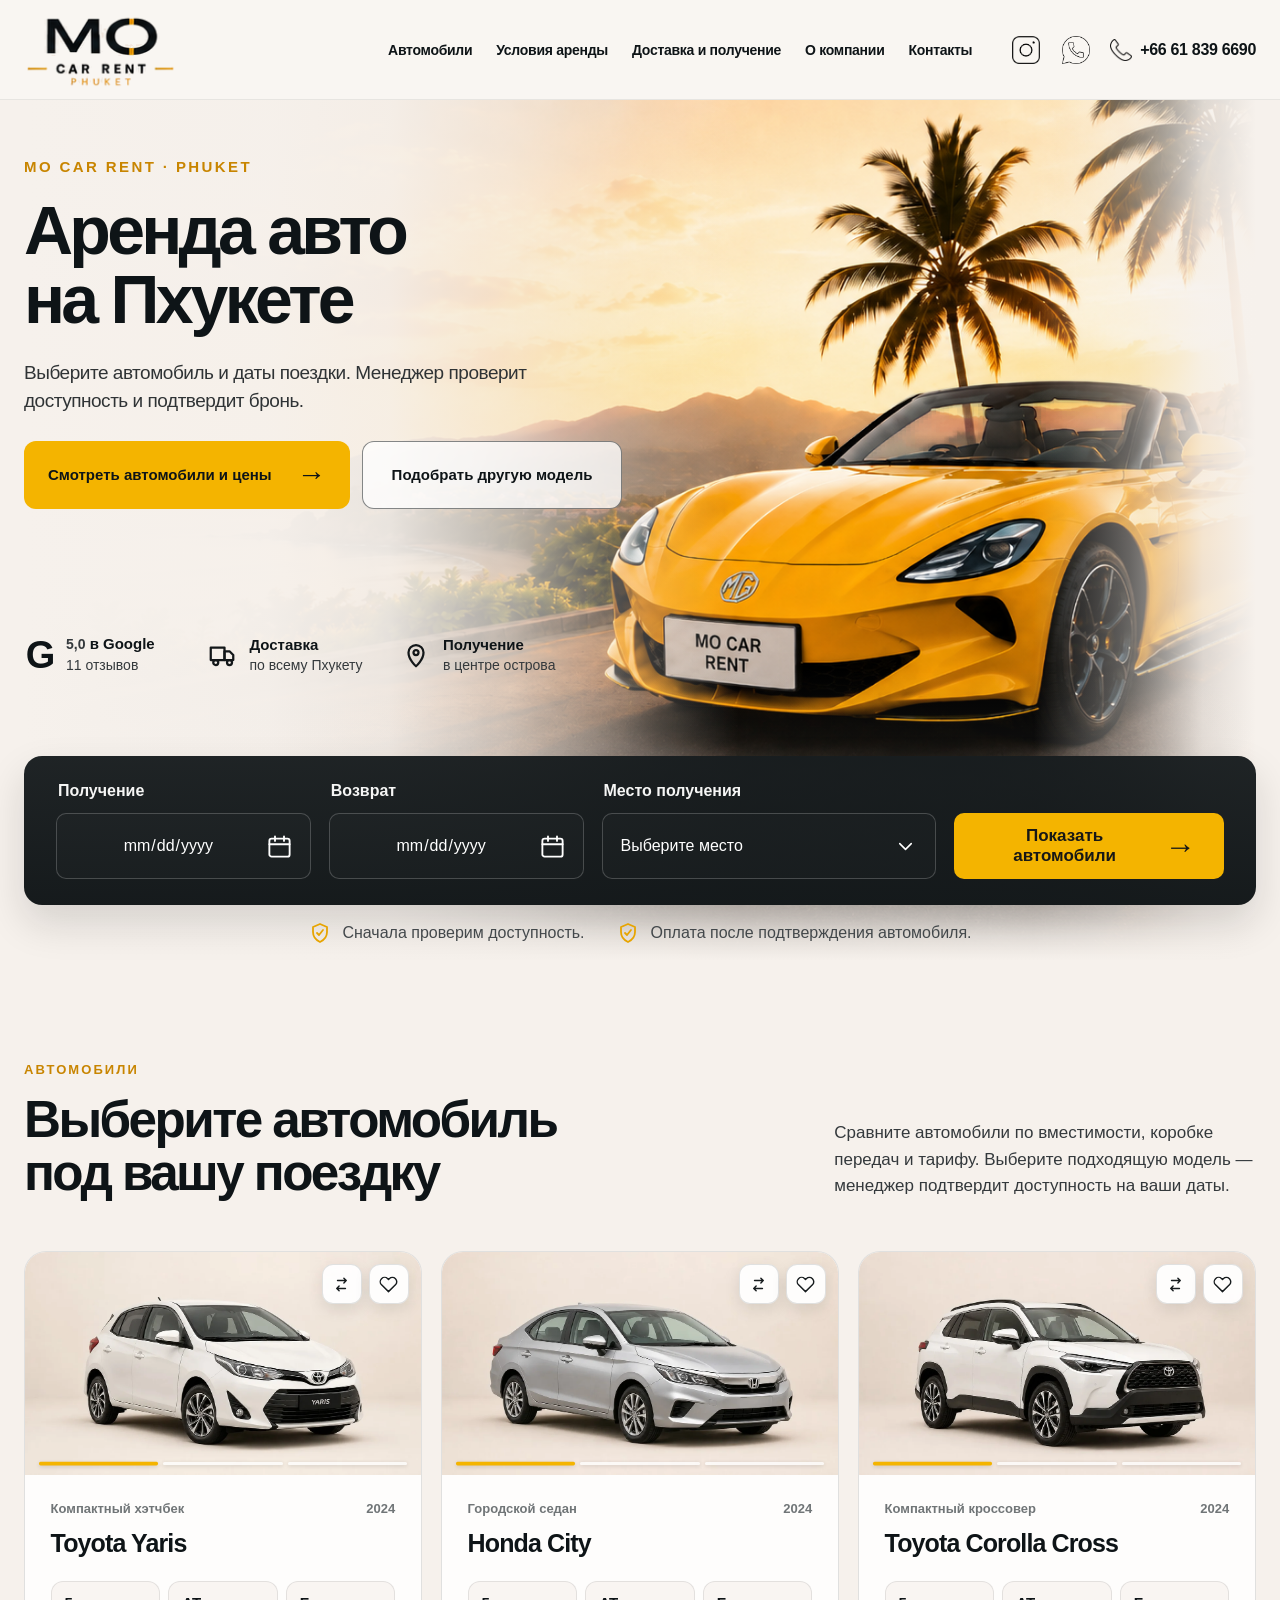
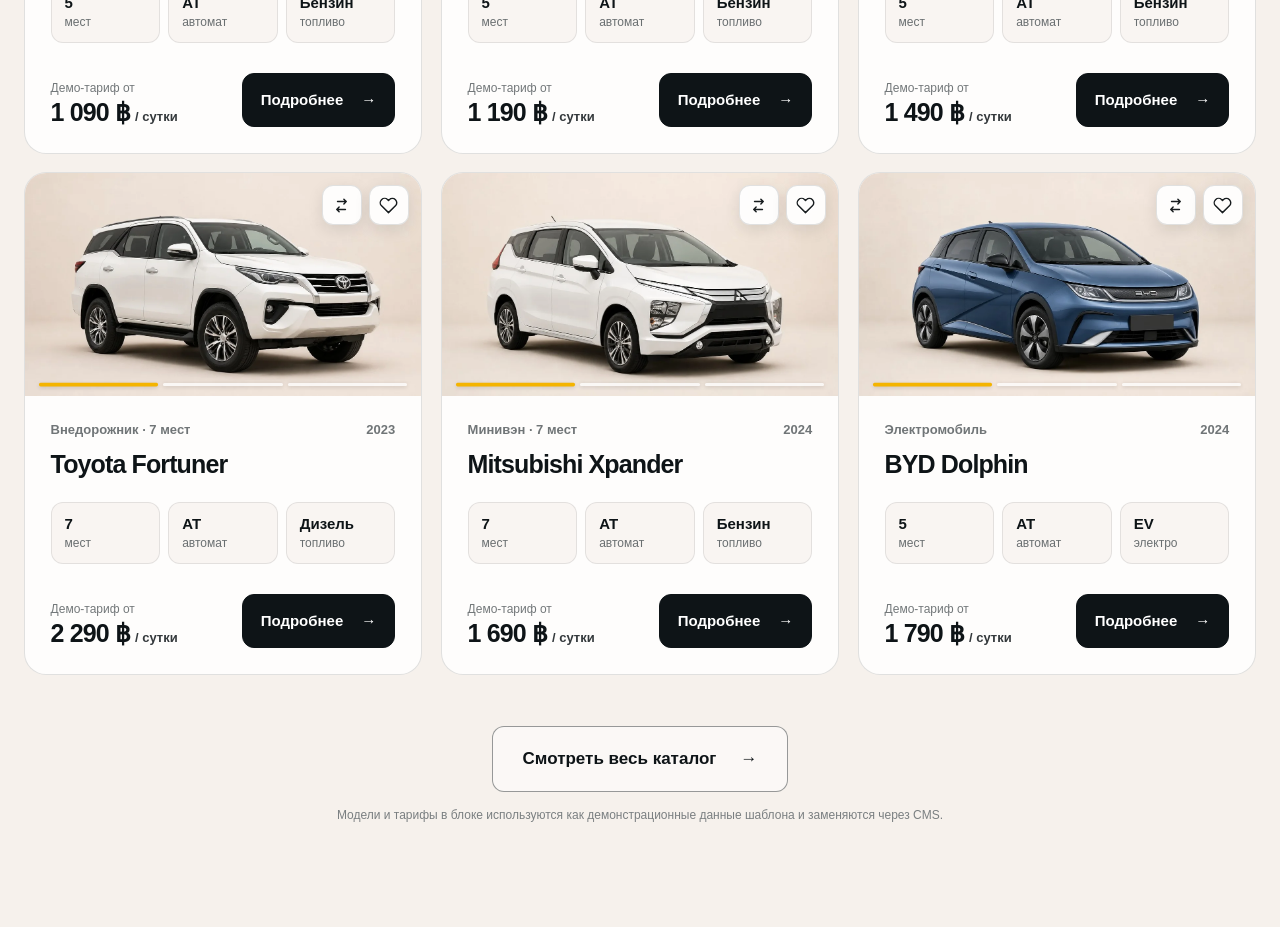
<file: index.html>
<!DOCTYPE html>

<html lang="ru">
<head>
<meta charset="utf-8"/>
<meta content="width=device-width, initial-scale=1" name="viewport"/>
<title>MO Car Rent Phuket - Hero concept</title>
<meta content="Концепт hero-блока MO Car Rent Phuket." name="description"/>
<link href="assets/style.css" rel="stylesheet"/>
<link href="assets/catalog.css" rel="stylesheet"/>
<script defer="" src="assets/main.js"></script>
</head>
<body>
<a class="skip-link" href="#main-content">Перейти к содержимому</a>
<header class="site-header">
<div class="container site-header__container">
<div class="site-header__inner">
<a aria-label="MO Car Rent Phuket - перейти к началу страницы" class="brand" href="#hero">
<img alt="MO Car Rent Phuket" decoding="async" height="72" src="assets/logo.png" width="164"/>
</a>
<nav aria-label="Основная навигация" class="main-nav" data-main-nav="" id="main-navigation">
<ul class="main-nav__list">
<li><a class="main-nav__link" href="#cars">Автомобили</a></li>
<li><a class="main-nav__link" href="#terms">Условия аренды</a></li>
<li><a class="main-nav__link" href="#delivery">Доставка и получение</a></li>
<li><a class="main-nav__link" href="#about">О компании</a></li>
<li><a class="main-nav__link" href="#contacts">Контакты</a></li>
</ul>
</nav>
<ul aria-label="Контакты и социальные сети" class="header-contacts">
<li>
<a aria-label="MO Car Rent Phuket в Instagram" class="header-contacts__icon" href="https://www.instagram.com/mocarrent_phuket" rel="noopener" target="_blank">
<img alt="" aria-hidden="true" height="28" src="assets/icon-instagram.png" width="28"/>
</a>
</li>
<li>
<a aria-label="Написать MO Car Rent Phuket в WhatsApp" class="header-contacts__icon" href="https://wa.me/66618396690" rel="noopener" target="_blank">
<img alt="" aria-hidden="true" height="30" src="assets/icon-whatsapp.png" width="30"/>
</a>
</li>
<li>
<a aria-label="Позвонить MO Car Rent Phuket: +66 61 839 6690" class="header-contacts__phone" href="tel:+66618396690">
<img alt="" aria-hidden="true" height="22" src="assets/icon-phone.png" width="22"/>
<span>+66 61 839 6690</span>
</a>
</li>
</ul>
<button aria-controls="main-navigation" aria-expanded="false" aria-label="Открыть меню" class="menu-toggle" data-menu-toggle="" type="button">
<span aria-hidden="true" class="menu-toggle__line"></span>
<span aria-hidden="true" class="menu-toggle__line"></span>
<span aria-hidden="true" class="menu-toggle__line"></span>
</button>
</div>
</div>
</header>
<main class="main" id="main-content">
<section aria-labelledby="hero-title" class="hero" id="hero">
<div class="container hero__container">
<div aria-hidden="true" class="hero__media">
<picture class="hero__scene">
<source media="(max-width: 700px)" srcset="assets/hero-scene-mobile.jpg"/>
<img alt="" decoding="async" fetchpriority="high" height="941" src="assets/hero-scene-desktop.png" width="1672"/>
</picture>
<img alt="" class="hero__car" decoding="async" height="941" src="assets/hero-car.png" width="1672"/>
<span class="hero__wash hero__wash--left"></span>
<span class="hero__wash hero__wash--right"></span>
<span class="hero__wash hero__wash--bottom"></span>
</div>
<div class="hero__layout">
<div class="hero__content">
<p class="hero__identity">MO CAR RENT · PHUKET</p>
<h1 class="hero__title" id="hero-title">Аренда авто на Пхукете</h1>
<p class="hero__lead">Выберите автомобиль и даты поездки. Менеджер проверит доступность и подтвердит бронь.</p>
<figure aria-hidden="true" class="hero__mobile-visual">
<img alt="" decoding="async" height="402" loading="eager" src="assets/hero-bg-mob.png" width="811"/>
</figure>
<div class="hero__actions">
<a class="button button--primary" href="#booking">
<span>Смотреть автомобили и цены</span>
<span aria-hidden="true" class="button__arrow">→</span>
</a>
<a class="button button--secondary" href="#booking">
<span>Подобрать другую модель</span>
</a>
</div>
<ul aria-label="Информация о сервисе" class="hero__proof">
<li class="hero__proof-item" data-google-rating="">
<span aria-hidden="true" class="hero__proof-icon hero__proof-icon--google">G</span>
<span class="hero__proof-copy">
<strong><span data-google-rating-value="">5,0</span> в Google</strong>
<span><span data-google-rating-count="">11</span> отзывов</span>
</span>
</li>
<li class="hero__proof-item">
<svg aria-hidden="true" class="hero__proof-icon" focusable="false" viewbox="0 0 24 24">
<path d="M3 6h11v10H3z"></path>
<path d="M14 9h4l3 3v4h-7z"></path>
<circle cx="7" cy="18" r="2"></circle>
<circle cx="18" cy="18" r="2"></circle>
</svg>
<span class="hero__proof-copy">
<strong>Доставка</strong>
<span>по всему Пхукету</span>
</span>
</li>
<li class="hero__proof-item">
<svg aria-hidden="true" class="hero__proof-icon" focusable="false" viewbox="0 0 24 24">
<path d="M12 21s6-5.2 6-11a6 6 0 1 0-12 0c0 5.8 6 11 6 11Z"></path>
<circle cx="12" cy="10" r="2"></circle>
</svg>
<span class="hero__proof-copy">
<strong>Получение</strong>
<span>в центре острова</span>
</span>
</li>
</ul>
</div>
<div class="hero__booking" id="booking">
<form action="cars/" class="booking" data-booking-form="" method="get">
<fieldset class="booking__fieldset">
<legend class="visually-hidden">Подобрать автомобиль по датам и месту получения</legend>
<div class="booking__field">
<label class="booking__label" for="pickup-date">Получение</label>
<div class="booking__control booking__control--date" data-date-control="">
<input data-pickup-date="" id="pickup-date" name="pickup_date" required="" type="date"/>
<button aria-label="Открыть календарь даты получения" class="booking__date-trigger" data-date-trigger="" type="button">
<svg aria-hidden="true" focusable="false" viewbox="0 0 24 24">
<rect height="16" rx="2" width="18" x="3" y="5"></rect>
<path d="M8 3v4M16 3v4M3 10h18"></path>
</svg>
</button>
</div>
</div>
<div class="booking__field">
<label class="booking__label" for="return-date">Возврат</label>
<div class="booking__control booking__control--date" data-date-control="">
<input data-return-date="" id="return-date" name="return_date" required="" type="date"/>
<button aria-label="Открыть календарь даты возврата" class="booking__date-trigger" data-date-trigger="" type="button">
<svg aria-hidden="true" focusable="false" viewbox="0 0 24 24">
<rect height="16" rx="2" width="18" x="3" y="5"></rect>
<path d="M8 3v4M16 3v4M3 10h18"></path>
</svg>
</button>
</div>
</div>
<div class="booking__field booking__field--location" data-custom-select="">
<label class="booking__label" for="pickup-location">Место получения</label>
<select class="booking__native-select" data-select-native="" id="pickup-location" name="pickup" required="">
<option disabled="" selected="" value="">Выберите место</option>
<option value="delivery">Доставка по Пхукету</option>
<option value="office">Получение в офисе</option>
</select>
<div class="booking__custom-select" data-select-ui="" hidden="">
<button aria-controls="pickup-location-listbox" aria-expanded="false" aria-haspopup="listbox" class="booking__select-trigger" data-select-trigger="" type="button">
<span data-select-text="">Выберите место</span>
<svg aria-hidden="true" focusable="false" viewbox="0 0 24 24">
<path d="m6 9 6 6 6-6"></path>
</svg>
</button>
<ul aria-label="Место получения" class="booking__select-list" data-select-list="" hidden="" id="pickup-location-listbox" role="listbox" tabindex="-1">
<li aria-selected="false" class="booking__select-option" data-select-option="" data-value="delivery" role="option" tabindex="-1">
                        Доставка по Пхукету
                      </li>
<li aria-selected="false" class="booking__select-option" data-select-option="" data-value="office" role="option" tabindex="-1">
                        Получение в офисе
                      </li>
</ul>
</div>
</div>
<input name="return" type="hidden" value="same"/>
<button class="booking__submit" type="submit">
<span>Показать автомобили</span>
<span aria-hidden="true">→</span>
</button>
</fieldset>
<p aria-live="polite" class="visually-hidden" data-booking-status="" role="status"></p>
</form>
<ul aria-label="Как проходит бронирование" class="booking-notes">
<li>
<svg aria-hidden="true" focusable="false" viewbox="0 0 24 24">
<path d="M12 3 5 6v5c0 4.7 2.8 8 7 10 4.2-2 7-5.3 7-10V6l-7-3Z"></path>
<path d="m9 12 2 2 4-5"></path>
</svg>
<span>Сначала проверим доступность.</span>
</li>
<li>
<svg aria-hidden="true" focusable="false" viewbox="0 0 24 24">
<path d="M12 3 5 6v5c0 4.7 2.8 8 7 10 4.2-2 7-5.3 7-10V6l-7-3Z"></path>
<path d="m9 12 2 2 4-5"></path>
</svg>
<span>Оплата после подтверждения автомобиля.</span>
</li>
</ul>
</div>
</div>
</div>
</section>
<section aria-labelledby="cars-preview-title" class="cars-preview" id="cars">
<div class="container">
<div class="cars-preview__head">
<div>
<p class="cars-preview__eyebrow">Автомобили</p>
<h2 class="cars-preview__title" id="cars-preview-title">Выберите автомобиль под вашу поездку</h2>
</div>
<p class="cars-preview__lead">Сравните автомобили по вместимости, коробке передач и тарифу. Выберите подходящую модель — менеджер подтвердит доступность на ваши даты.</p>
</div>
<div class="cars-preview__grid">
<article class="car-card catalog-car-card" data-car-id="toyota-yaris" data-car-title="Toyota Yaris" data-car-url="cars/toyota-yaris/" data-fuel-label="Бензин" data-price-label="1090 ฿ / сутки" data-seats="5">
<div class="car-card__media car-card-gallery" data-card-gallery=""><div class="car-card-gallery__slides"><picture data-card-slide=""><source srcset="assets/img/catalog/toyota-yaris-01.webp" type="image/webp"/><img alt="Toyota Yaris 2024" class="car-card__image" decoding="async" height="675" loading="lazy" src="assets/img/catalog/toyota-yaris-01.jpg" width="1200"/></picture><picture data-card-slide="" hidden=""><source srcset="assets/img/catalog/toyota-yaris-02.webp" type="image/webp"/><img alt="" class="car-card__image" decoding="async" height="675" loading="lazy" src="assets/img/catalog/toyota-yaris-02.jpg" width="1200"/></picture><picture data-card-slide="" hidden=""><source srcset="assets/img/catalog/toyota-yaris-03.webp" type="image/webp"/><img alt="" class="car-card__image" decoding="async" height="675" loading="lazy" src="assets/img/catalog/toyota-yaris-03.jpg" width="1200"/></picture></div><div aria-hidden="true" class="car-card-gallery__progress"><span data-card-dot=""></span><span data-card-dot=""></span><span data-card-dot=""></span></div><div class="car-card__tools">
<button aria-label="Добавить к сравнению" aria-pressed="false" data-compare-car="toyota-yaris" data-tooltip="Добавить к сравнению" type="button"><svg aria-hidden="true" viewbox="0 0 24 24"><path d="M7 7h11m0 0-3-3m3 3-3 3M17 17H6m0 0 3 3m-3-3 3-3"></path></svg></button>
<button aria-label="Добавить в избранное" aria-pressed="false" data-favorite-car="toyota-yaris" data-tooltip="Добавить в избранное" type="button"><svg aria-hidden="true" viewbox="0 0 24 24"><path d="M20.8 4.6a5.5 5.5 0 0 0-7.8 0L12 5.6l-1-1a5.5 5.5 0 0 0-7.8 7.8l1 1L12 21l7.8-7.6 1-1a5.5 5.5 0 0 0 0-7.8Z"></path></svg></button>
</div></div>
<div class="car-card__body">
<div class="car-card__meta"><span>Компактный хэтчбек</span><span>2024</span></div>
<h3 class="car-card__title" id="car-toyota-yaris-title">Toyota Yaris</h3>
<ul aria-label="Характеристики Toyota Yaris" class="car-card__specs">
<li class="car-card__spec"><strong>5</strong><span>мест</span></li>
<li class="car-card__spec"><strong>AT</strong><span>автомат</span></li>
<li class="car-card__spec"><strong>Бензин</strong><span>топливо</span></li>
</ul>
<div class="car-card__footer">
<div class="car-card__price">
<span class="car-card__price-label">Демо-тариф от</span>
<span class="car-card__price-line"><strong class="car-card__price-value">1 090 ฿</strong><span class="car-card__price-unit">/ сутки</span></span>
</div>
<a aria-label="Подробнее: Toyota Yaris" class="car-card__action" href="cars/toyota-yaris/"><span>Подробнее</span><span aria-hidden="true">→</span></a>
</div>
</div>
</article>
<article class="car-card catalog-car-card" data-car-id="honda-city" data-car-title="Honda City" data-car-url="cars/honda-city/" data-fuel-label="Бензин" data-price-label="1190 ฿ / сутки" data-seats="5">
<div class="car-card__media car-card-gallery" data-card-gallery=""><div class="car-card-gallery__slides"><picture data-card-slide=""><source srcset="assets/img/catalog/honda-city-01.webp" type="image/webp"/><img alt="Honda City 2024" class="car-card__image" decoding="async" height="675" loading="lazy" src="assets/img/catalog/honda-city-01.jpg" width="1200"/></picture><picture data-card-slide="" hidden=""><source srcset="assets/img/catalog/honda-city-02.webp" type="image/webp"/><img alt="" class="car-card__image" decoding="async" height="675" loading="lazy" src="assets/img/catalog/honda-city-02.jpg" width="1200"/></picture><picture data-card-slide="" hidden=""><source srcset="assets/img/catalog/honda-city-03.webp" type="image/webp"/><img alt="" class="car-card__image" decoding="async" height="675" loading="lazy" src="assets/img/catalog/honda-city-03.jpg" width="1200"/></picture></div><div aria-hidden="true" class="car-card-gallery__progress"><span data-card-dot=""></span><span data-card-dot=""></span><span data-card-dot=""></span></div><div class="car-card__tools">
<button aria-label="Добавить к сравнению" aria-pressed="false" data-compare-car="honda-city" data-tooltip="Добавить к сравнению" type="button"><svg aria-hidden="true" viewbox="0 0 24 24"><path d="M7 7h11m0 0-3-3m3 3-3 3M17 17H6m0 0 3 3m-3-3 3-3"></path></svg></button>
<button aria-label="Добавить в избранное" aria-pressed="false" data-favorite-car="honda-city" data-tooltip="Добавить в избранное" type="button"><svg aria-hidden="true" viewbox="0 0 24 24"><path d="M20.8 4.6a5.5 5.5 0 0 0-7.8 0L12 5.6l-1-1a5.5 5.5 0 0 0-7.8 7.8l1 1L12 21l7.8-7.6 1-1a5.5 5.5 0 0 0 0-7.8Z"></path></svg></button>
</div></div>
<div class="car-card__body">
<div class="car-card__meta"><span>Городской седан</span><span>2024</span></div>
<h3 class="car-card__title" id="car-honda-city-title">Honda City</h3>
<ul aria-label="Характеристики Honda City" class="car-card__specs">
<li class="car-card__spec"><strong>5</strong><span>мест</span></li>
<li class="car-card__spec"><strong>AT</strong><span>автомат</span></li>
<li class="car-card__spec"><strong>Бензин</strong><span>топливо</span></li>
</ul>
<div class="car-card__footer">
<div class="car-card__price">
<span class="car-card__price-label">Демо-тариф от</span>
<span class="car-card__price-line"><strong class="car-card__price-value">1 190 ฿</strong><span class="car-card__price-unit">/ сутки</span></span>
</div>
<a aria-label="Подробнее: Honda City" class="car-card__action" href="cars/honda-city/"><span>Подробнее</span><span aria-hidden="true">→</span></a>
</div>
</div>
</article>
<article class="car-card catalog-car-card" data-car-id="toyota-corolla-cross" data-car-title="Toyota Corolla Cross" data-car-url="cars/toyota-corolla-cross/" data-fuel-label="Бензин" data-price-label="1490 ฿ / сутки" data-seats="5">
<div class="car-card__media car-card-gallery" data-card-gallery=""><div class="car-card-gallery__slides"><picture data-card-slide=""><source srcset="assets/img/catalog/toyota-corolla-cross-01.webp" type="image/webp"/><img alt="Toyota Corolla Cross 2024" class="car-card__image" decoding="async" height="675" loading="lazy" src="assets/img/catalog/toyota-corolla-cross-01.jpg" width="1200"/></picture><picture data-card-slide="" hidden=""><source srcset="assets/img/catalog/toyota-corolla-cross-02.webp" type="image/webp"/><img alt="" class="car-card__image" decoding="async" height="675" loading="lazy" src="assets/img/catalog/toyota-corolla-cross-02.jpg" width="1200"/></picture><picture data-card-slide="" hidden=""><source srcset="assets/img/catalog/toyota-corolla-cross-03.webp" type="image/webp"/><img alt="" class="car-card__image" decoding="async" height="675" loading="lazy" src="assets/img/catalog/toyota-corolla-cross-03.jpg" width="1200"/></picture></div><div aria-hidden="true" class="car-card-gallery__progress"><span data-card-dot=""></span><span data-card-dot=""></span><span data-card-dot=""></span></div><div class="car-card__tools">
<button aria-label="Добавить к сравнению" aria-pressed="false" data-compare-car="toyota-corolla-cross" data-tooltip="Добавить к сравнению" type="button"><svg aria-hidden="true" viewbox="0 0 24 24"><path d="M7 7h11m0 0-3-3m3 3-3 3M17 17H6m0 0 3 3m-3-3 3-3"></path></svg></button>
<button aria-label="Добавить в избранное" aria-pressed="false" data-favorite-car="toyota-corolla-cross" data-tooltip="Добавить в избранное" type="button"><svg aria-hidden="true" viewbox="0 0 24 24"><path d="M20.8 4.6a5.5 5.5 0 0 0-7.8 0L12 5.6l-1-1a5.5 5.5 0 0 0-7.8 7.8l1 1L12 21l7.8-7.6 1-1a5.5 5.5 0 0 0 0-7.8Z"></path></svg></button>
</div></div>
<div class="car-card__body">
<div class="car-card__meta"><span>Компактный кроссовер</span><span>2024</span></div>
<h3 class="car-card__title" id="car-toyota-corolla-cross-title">Toyota Corolla Cross</h3>
<ul aria-label="Характеристики Toyota Corolla Cross" class="car-card__specs">
<li class="car-card__spec"><strong>5</strong><span>мест</span></li>
<li class="car-card__spec"><strong>AT</strong><span>автомат</span></li>
<li class="car-card__spec"><strong>Бензин</strong><span>топливо</span></li>
</ul>
<div class="car-card__footer">
<div class="car-card__price">
<span class="car-card__price-label">Демо-тариф от</span>
<span class="car-card__price-line"><strong class="car-card__price-value">1 490 ฿</strong><span class="car-card__price-unit">/ сутки</span></span>
</div>
<a aria-label="Подробнее: Toyota Corolla Cross" class="car-card__action" href="cars/toyota-corolla-cross/"><span>Подробнее</span><span aria-hidden="true">→</span></a>
</div>
</div>
</article>
<article class="car-card catalog-car-card" data-car-id="toyota-fortuner" data-car-title="Toyota Fortuner" data-car-url="cars/toyota-fortuner/" data-fuel-label="Дизель" data-price-label="2290 ฿ / сутки" data-seats="7">
<div class="car-card__media car-card-gallery" data-card-gallery=""><div class="car-card-gallery__slides"><picture data-card-slide=""><source srcset="assets/img/catalog/toyota-fortuner-01.webp" type="image/webp"/><img alt="Toyota Fortuner 2023" class="car-card__image" decoding="async" height="675" loading="lazy" src="assets/img/catalog/toyota-fortuner-01.jpg" width="1200"/></picture><picture data-card-slide="" hidden=""><source srcset="assets/img/catalog/toyota-fortuner-02.webp" type="image/webp"/><img alt="" class="car-card__image" decoding="async" height="675" loading="lazy" src="assets/img/catalog/toyota-fortuner-02.jpg" width="1200"/></picture><picture data-card-slide="" hidden=""><source srcset="assets/img/catalog/toyota-fortuner-03.webp" type="image/webp"/><img alt="" class="car-card__image" decoding="async" height="675" loading="lazy" src="assets/img/catalog/toyota-fortuner-03.jpg" width="1200"/></picture></div><div aria-hidden="true" class="car-card-gallery__progress"><span data-card-dot=""></span><span data-card-dot=""></span><span data-card-dot=""></span></div><div class="car-card__tools">
<button aria-label="Добавить к сравнению" aria-pressed="false" data-compare-car="toyota-fortuner" data-tooltip="Добавить к сравнению" type="button"><svg aria-hidden="true" viewbox="0 0 24 24"><path d="M7 7h11m0 0-3-3m3 3-3 3M17 17H6m0 0 3 3m-3-3 3-3"></path></svg></button>
<button aria-label="Добавить в избранное" aria-pressed="false" data-favorite-car="toyota-fortuner" data-tooltip="Добавить в избранное" type="button"><svg aria-hidden="true" viewbox="0 0 24 24"><path d="M20.8 4.6a5.5 5.5 0 0 0-7.8 0L12 5.6l-1-1a5.5 5.5 0 0 0-7.8 7.8l1 1L12 21l7.8-7.6 1-1a5.5 5.5 0 0 0 0-7.8Z"></path></svg></button>
</div></div>
<div class="car-card__body">
<div class="car-card__meta"><span>Внедорожник · 7 мест</span><span>2023</span></div>
<h3 class="car-card__title" id="car-toyota-fortuner-title">Toyota Fortuner</h3>
<ul aria-label="Характеристики Toyota Fortuner" class="car-card__specs">
<li class="car-card__spec"><strong>7</strong><span>мест</span></li>
<li class="car-card__spec"><strong>AT</strong><span>автомат</span></li>
<li class="car-card__spec"><strong>Дизель</strong><span>топливо</span></li>
</ul>
<div class="car-card__footer">
<div class="car-card__price">
<span class="car-card__price-label">Демо-тариф от</span>
<span class="car-card__price-line"><strong class="car-card__price-value">2 290 ฿</strong><span class="car-card__price-unit">/ сутки</span></span>
</div>
<a aria-label="Подробнее: Toyota Fortuner" class="car-card__action" href="cars/toyota-fortuner/"><span>Подробнее</span><span aria-hidden="true">→</span></a>
</div>
</div>
</article>
<article class="car-card catalog-car-card" data-car-id="mitsubishi-xpander" data-car-title="Mitsubishi Xpander" data-car-url="cars/mitsubishi-xpander/" data-fuel-label="Бензин" data-price-label="1690 ฿ / сутки" data-seats="7">
<div class="car-card__media car-card-gallery" data-card-gallery=""><div class="car-card-gallery__slides"><picture data-card-slide=""><source srcset="assets/img/catalog/mitsubishi-xpander-01.webp" type="image/webp"/><img alt="Mitsubishi Xpander 2024" class="car-card__image" decoding="async" height="675" loading="lazy" src="assets/img/catalog/mitsubishi-xpander-01.jpg" width="1200"/></picture><picture data-card-slide="" hidden=""><source srcset="assets/img/catalog/mitsubishi-xpander-02.webp" type="image/webp"/><img alt="" class="car-card__image" decoding="async" height="675" loading="lazy" src="assets/img/catalog/mitsubishi-xpander-02.jpg" width="1200"/></picture><picture data-card-slide="" hidden=""><source srcset="assets/img/catalog/mitsubishi-xpander-03.webp" type="image/webp"/><img alt="" class="car-card__image" decoding="async" height="675" loading="lazy" src="assets/img/catalog/mitsubishi-xpander-03.jpg" width="1200"/></picture></div><div aria-hidden="true" class="car-card-gallery__progress"><span data-card-dot=""></span><span data-card-dot=""></span><span data-card-dot=""></span></div><div class="car-card__tools">
<button aria-label="Добавить к сравнению" aria-pressed="false" data-compare-car="mitsubishi-xpander" data-tooltip="Добавить к сравнению" type="button"><svg aria-hidden="true" viewbox="0 0 24 24"><path d="M7 7h11m0 0-3-3m3 3-3 3M17 17H6m0 0 3 3m-3-3 3-3"></path></svg></button>
<button aria-label="Добавить в избранное" aria-pressed="false" data-favorite-car="mitsubishi-xpander" data-tooltip="Добавить в избранное" type="button"><svg aria-hidden="true" viewbox="0 0 24 24"><path d="M20.8 4.6a5.5 5.5 0 0 0-7.8 0L12 5.6l-1-1a5.5 5.5 0 0 0-7.8 7.8l1 1L12 21l7.8-7.6 1-1a5.5 5.5 0 0 0 0-7.8Z"></path></svg></button>
</div></div>
<div class="car-card__body">
<div class="car-card__meta"><span>Минивэн · 7 мест</span><span>2024</span></div>
<h3 class="car-card__title" id="car-mitsubishi-xpander-title">Mitsubishi Xpander</h3>
<ul aria-label="Характеристики Mitsubishi Xpander" class="car-card__specs">
<li class="car-card__spec"><strong>7</strong><span>мест</span></li>
<li class="car-card__spec"><strong>AT</strong><span>автомат</span></li>
<li class="car-card__spec"><strong>Бензин</strong><span>топливо</span></li>
</ul>
<div class="car-card__footer">
<div class="car-card__price">
<span class="car-card__price-label">Демо-тариф от</span>
<span class="car-card__price-line"><strong class="car-card__price-value">1 690 ฿</strong><span class="car-card__price-unit">/ сутки</span></span>
</div>
<a aria-label="Подробнее: Mitsubishi Xpander" class="car-card__action" href="cars/mitsubishi-xpander/"><span>Подробнее</span><span aria-hidden="true">→</span></a>
</div>
</div>
</article>
<article class="car-card catalog-car-card" data-car-id="byd-dolphin" data-car-title="BYD Dolphin" data-car-url="cars/byd-dolphin/" data-fuel-label="EV" data-price-label="1790 ฿ / сутки" data-seats="5">
<div class="car-card__media car-card-gallery" data-card-gallery=""><div class="car-card-gallery__slides"><picture data-card-slide=""><source srcset="assets/img/catalog/byd-dolphin-01.webp" type="image/webp"/><img alt="BYD Dolphin 2024" class="car-card__image" decoding="async" height="675" loading="lazy" src="assets/img/catalog/byd-dolphin-01.jpg" width="1200"/></picture><picture data-card-slide="" hidden=""><source srcset="assets/img/catalog/byd-dolphin-02.webp" type="image/webp"/><img alt="" class="car-card__image" decoding="async" height="675" loading="lazy" src="assets/img/catalog/byd-dolphin-02.jpg" width="1200"/></picture><picture data-card-slide="" hidden=""><source srcset="assets/img/catalog/byd-dolphin-03.webp" type="image/webp"/><img alt="" class="car-card__image" decoding="async" height="675" loading="lazy" src="assets/img/catalog/byd-dolphin-03.jpg" width="1200"/></picture></div><div aria-hidden="true" class="car-card-gallery__progress"><span data-card-dot=""></span><span data-card-dot=""></span><span data-card-dot=""></span></div><div class="car-card__tools">
<button aria-label="Добавить к сравнению" aria-pressed="false" data-compare-car="byd-dolphin" data-tooltip="Добавить к сравнению" type="button"><svg aria-hidden="true" viewbox="0 0 24 24"><path d="M7 7h11m0 0-3-3m3 3-3 3M17 17H6m0 0 3 3m-3-3 3-3"></path></svg></button>
<button aria-label="Добавить в избранное" aria-pressed="false" data-favorite-car="byd-dolphin" data-tooltip="Добавить в избранное" type="button"><svg aria-hidden="true" viewbox="0 0 24 24"><path d="M20.8 4.6a5.5 5.5 0 0 0-7.8 0L12 5.6l-1-1a5.5 5.5 0 0 0-7.8 7.8l1 1L12 21l7.8-7.6 1-1a5.5 5.5 0 0 0 0-7.8Z"></path></svg></button>
</div></div>
<div class="car-card__body">
<div class="car-card__meta"><span>Электромобиль</span><span>2024</span></div>
<h3 class="car-card__title" id="car-byd-dolphin-title">BYD Dolphin</h3>
<ul aria-label="Характеристики BYD Dolphin" class="car-card__specs">
<li class="car-card__spec"><strong>5</strong><span>мест</span></li>
<li class="car-card__spec"><strong>AT</strong><span>автомат</span></li>
<li class="car-card__spec"><strong>EV</strong><span>электро</span></li>
</ul>
<div class="car-card__footer">
<div class="car-card__price">
<span class="car-card__price-label">Демо-тариф от</span>
<span class="car-card__price-line"><strong class="car-card__price-value">1 790 ฿</strong><span class="car-card__price-unit">/ сутки</span></span>
</div>
<a aria-label="Подробнее: BYD Dolphin" class="car-card__action" href="cars/byd-dolphin/"><span>Подробнее</span><span aria-hidden="true">→</span></a>
</div>
</div>
</article>
</div>
<div class="cars-preview__footer">
<a class="cars-preview__all" href="cars/"><span>Смотреть весь каталог</span><span aria-hidden="true">→</span></a>
<p class="cars-preview__demo-note">Модели и тарифы в блоке используются как демонстрационные данные шаблона и заменяются через CMS.</p>
</div>
</div>
</section>
</main>
<script defer="" src="assets/vehicle-tools.js"></script></body>
</html>
</file>
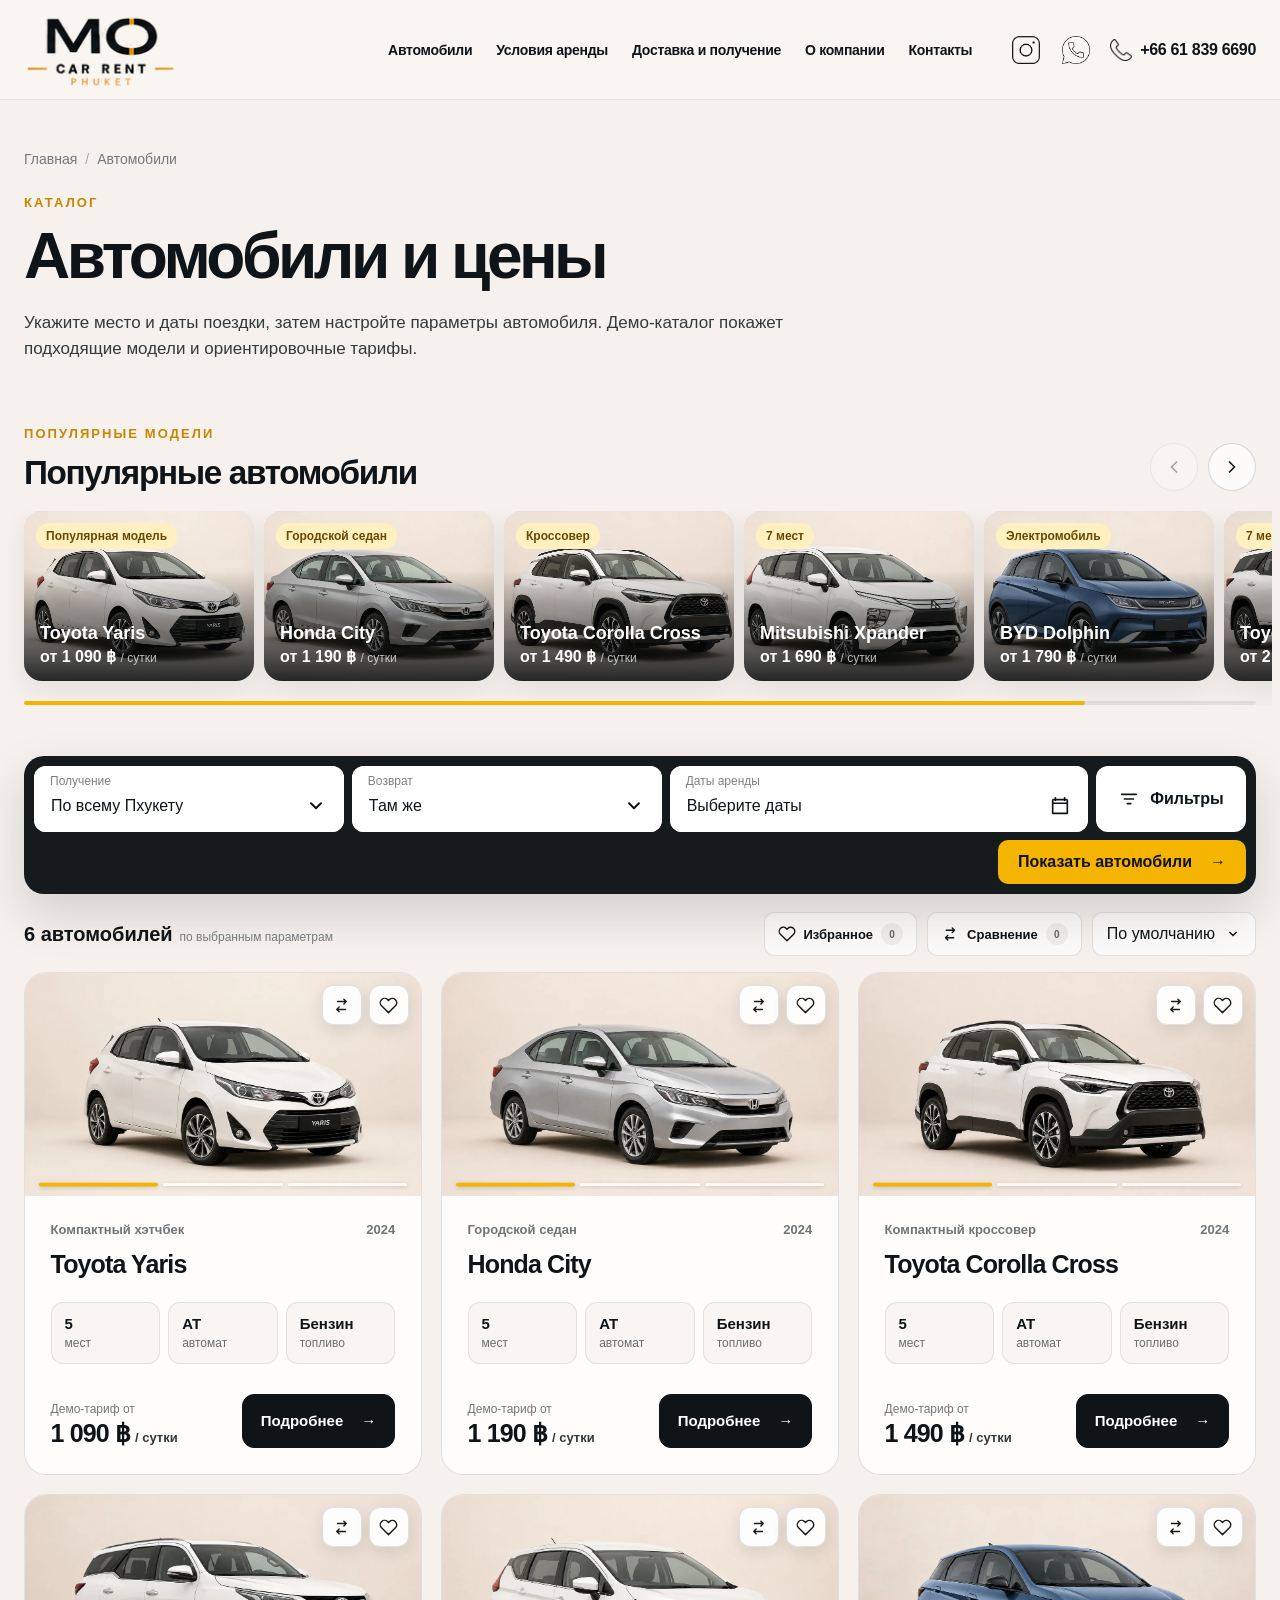
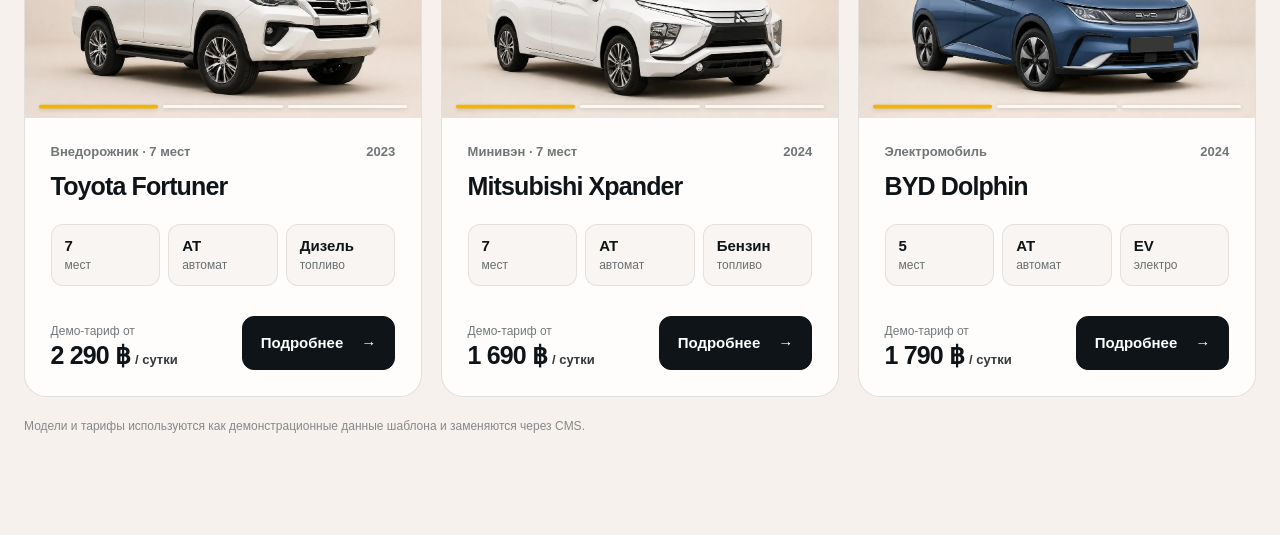
<file: cars/index.html>
<!DOCTYPE html>

<html lang="ru">
<head>
<meta charset="utf-8"/>
<meta content="width=device-width, initial-scale=1" name="viewport"/>
<title>Автомобили и цены - demo catalog</title>
<meta content="Демонстрационный каталог автомобилей с фильтрами и сортировкой." name="description"/>
<link href="../assets/style.css" rel="stylesheet"/>
<link href="../assets/catalog.css" rel="stylesheet"/>
<link href="../assets/vendor/swiper/swiper-bundle.min.css" rel="stylesheet"/><link href="../assets/catalog-page.css" rel="stylesheet"/>
<script defer="" src="../assets/main.js"></script>
<script defer="True" src="../assets/vendor/swiper/swiper-bundle.min.js"></script><script defer="" src="../assets/catalog-page.js"></script>
</head>
<body>
<a class="skip-link" href="#main-content">Перейти к содержимому</a>
<header class="site-header">
<div class="container site-header__container">
<div class="site-header__inner">
<a aria-label="MO Car Rent Phuket - перейти на главную" class="brand" href="../#hero">
<img alt="MO Car Rent Phuket" decoding="async" height="72" src="../assets/logo.png" width="164"/>
</a>
<nav aria-label="Основная навигация" class="main-nav" data-main-nav="" id="main-navigation">
<ul class="main-nav__list">
<li><a aria-current="page" class="main-nav__link" href="./">Автомобили</a></li>
<li><a class="main-nav__link" href="../#terms">Условия аренды</a></li>
<li><a class="main-nav__link" href="../#delivery">Доставка и получение</a></li>
<li><a class="main-nav__link" href="../#about">О компании</a></li>
<li><a class="main-nav__link" href="../#contacts">Контакты</a></li>
</ul>
</nav>
<ul aria-label="Контакты и социальные сети" class="header-contacts">
<li><a aria-label="Instagram" class="header-contacts__icon" href="https://www.instagram.com/mocarrent_phuket" rel="noopener" target="_blank"><img alt="" aria-hidden="true" height="28" src="../assets/icon-instagram.png" width="28"/></a></li>
<li><a aria-label="WhatsApp" class="header-contacts__icon" href="https://wa.me/66618396690" rel="noopener" target="_blank"><img alt="" aria-hidden="true" height="30" src="../assets/icon-whatsapp.png" width="30"/></a></li>
<li><a aria-label="Позвонить: +66 61 839 6690" class="header-contacts__phone" href="tel:+66618396690"><img alt="" aria-hidden="true" height="22" src="../assets/icon-phone.png" width="22"/><span>+66 61 839 6690</span></a></li>
</ul>
<button aria-controls="main-navigation" aria-expanded="false" aria-label="Открыть меню" class="menu-toggle" data-menu-toggle="" type="button">
<span aria-hidden="true" class="menu-toggle__line"></span>
<span aria-hidden="true" class="menu-toggle__line"></span>
<span aria-hidden="true" class="menu-toggle__line"></span>
</button>
</div>
</div>
</header>
<main class="main" id="main-content">
<section aria-labelledby="catalog-title" class="catalog-page">
<div class="container">
<nav aria-label="Хлебные крошки" class="breadcrumbs">
<ol class="breadcrumbs__list">
<li><a href="../">Главная</a></li>
<li aria-current="page">Автомобили</li>
</ol>
</nav>
<div class="catalog-page__head">
<p class="catalog-page__eyebrow">Каталог</p>
<h1 class="catalog-page__title" id="catalog-title">Автомобили и цены</h1>
<p class="catalog-page__lead">Укажите место и даты поездки, затем настройте параметры автомобиля. Демо-каталог покажет подходящие модели и ориентировочные тарифы.</p>
</div>
<section aria-labelledby="popular-models-title" class="popular-models">
<div class="popular-models__head">
<div>
<p class="catalog-page__eyebrow">Популярные модели</p>
<h2 id="popular-models-title">Популярные автомобили</h2>
</div>
<div aria-label="Навигация популярных моделей" class="popular-models__nav">
<button aria-label="Предыдущие модели" class="popular-models__button popular-models__button--prev" data-popular-prev="" type="button">
<svg aria-hidden="true" viewbox="0 0 24 24"><path d="m15 18-6-6 6-6"></path></svg>
</button>
<button aria-label="Следующие модели" class="popular-models__button popular-models__button--next" data-popular-next="" type="button">
<svg aria-hidden="true" viewbox="0 0 24 24"><path d="m9 6 6 6-6 6"></path></svg>
</button>
</div>
</div>
<div class="swiper popular-models__swiper" data-popular-swiper="">
<div class="swiper-wrapper">
<div class="swiper-slide"><a class="popular-car" href="toyota-yaris/"><span class="popular-car__badge">Популярная модель</span><picture><source srcset="../assets/img/catalog/toyota-yaris-01.webp" type="image/webp"/><img alt="Toyota Yaris" height="675" loading="lazy" src="../assets/img/catalog/toyota-yaris-01.jpg" width="1200"/></picture><span class="popular-car__overlay"><strong>Toyota Yaris</strong><span>от 1 090 ฿ <small>/ сутки</small></span></span></a></div>
<div class="swiper-slide"><a class="popular-car" href="honda-city/"><span class="popular-car__badge">Городской седан</span><picture><source srcset="../assets/img/catalog/honda-city-01.webp" type="image/webp"/><img alt="Honda City" height="675" loading="lazy" src="../assets/img/catalog/honda-city-01.jpg" width="1200"/></picture><span class="popular-car__overlay"><strong>Honda City</strong><span>от 1 190 ฿ <small>/ сутки</small></span></span></a></div>
<div class="swiper-slide"><a class="popular-car" href="toyota-corolla-cross/"><span class="popular-car__badge">Кроссовер</span><picture><source srcset="../assets/img/catalog/toyota-corolla-cross-01.webp" type="image/webp"/><img alt="Toyota Corolla Cross" height="675" loading="lazy" src="../assets/img/catalog/toyota-corolla-cross-01.jpg" width="1200"/></picture><span class="popular-car__overlay"><strong>Toyota Corolla Cross</strong><span>от 1 490 ฿ <small>/ сутки</small></span></span></a></div>
<div class="swiper-slide"><a class="popular-car" href="mitsubishi-xpander/"><span class="popular-car__badge">7 мест</span><picture><source srcset="../assets/img/catalog/mitsubishi-xpander-01.webp" type="image/webp"/><img alt="Mitsubishi Xpander" height="675" loading="lazy" src="../assets/img/catalog/mitsubishi-xpander-01.jpg" width="1200"/></picture><span class="popular-car__overlay"><strong>Mitsubishi Xpander</strong><span>от 1 690 ฿ <small>/ сутки</small></span></span></a></div>
<div class="swiper-slide"><a class="popular-car" href="byd-dolphin/"><span class="popular-car__badge">Электромобиль</span><picture><source srcset="../assets/img/catalog/byd-dolphin-01.webp" type="image/webp"/><img alt="BYD Dolphin" height="675" loading="lazy" src="../assets/img/catalog/byd-dolphin-01.jpg" width="1200"/></picture><span class="popular-car__overlay"><strong>BYD Dolphin</strong><span>от 1 790 ฿ <small>/ сутки</small></span></span></a></div>
<div class="swiper-slide"><a class="popular-car" href="toyota-fortuner/"><span class="popular-car__badge">7 мест</span><picture><source srcset="../assets/img/catalog/toyota-fortuner-01.webp" type="image/webp"/><img alt="Toyota Fortuner" height="675" loading="lazy" src="../assets/img/catalog/toyota-fortuner-01.jpg" width="1200"/></picture><span class="popular-car__overlay"><strong>Toyota Fortuner</strong><span>от 2 290 ฿ <small>/ сутки</small></span></span></a></div>
</div>
<div class="swiper-scrollbar popular-models__scrollbar"></div>
</div>
</section><div class="catalog-tools" data-catalog-root="">
<section aria-label="Параметры аренды" class="catalog-search">
<form class="catalog-search__form" data-search-form="">
<div class="catalog-search__mainrow">
<div class="catalog-search__field" data-place-field="pickup">
<span class="catalog-search__label">Получение</span>
<button aria-expanded="false" aria-haspopup="listbox" class="catalog-search__trigger" data-place-trigger="pickup" type="button">
<span data-place-value="pickup">По всему Пхукету</span><svg aria-hidden="true" class="catalog-search__trigger-icon" viewbox="0 0 20 20"><path d="m5.5 7.5 4.5 4.5 4.5-4.5"></path></svg>
</button>
<div class="catalog-popover catalog-place" data-place-popover="pickup" hidden="">
<div class="catalog-place__mobile-head">
<div><span>Получение</span><strong>Выберите место</strong></div>
<button aria-label="Закрыть выбор места получения" class="catalog-place__close" data-close-place="" type="button"><svg aria-hidden="true" viewbox="0 0 24 24"><path d="M6 6l12 12M18 6 6 18"></path></svg></button>
</div>
<div class="catalog-place__title">Где получить автомобиль?</div>
<button data-label="По всему Пхукету" data-place-option="pickup" data-value="all" type="button">По всему Пхукету</button>
<button data-label="Доставка по Пхукету" data-place-option="pickup" data-value="delivery" type="button">Доставка по Пхукету</button>
<button data-label="Получение в офисе" data-place-option="pickup" data-value="office" type="button">Получение в офисе</button>
<button data-label="Аэропорт Пхукета" data-place-option="pickup" data-value="airport" type="button">Аэропорт Пхукета</button>
<button data-label="Патонг" data-place-option="pickup" data-value="patong" type="button">Патонг</button>
<button data-label="Ката / Карон" data-place-option="pickup" data-value="kata-karon" type="button">Ката / Карон</button>
<button data-label="Раваи / Най Харн" data-place-option="pickup" data-value="rawai" type="button">Раваи / Най Харн</button>
</div>
<input data-place-input="pickup" name="pickup" type="hidden" value="all"/>
</div>
<div class="catalog-search__field" data-place-field="return">
<span class="catalog-search__label">Возврат</span>
<button aria-expanded="false" aria-haspopup="listbox" class="catalog-search__trigger" data-place-trigger="return" type="button">
<span data-place-value="return">Там же</span><svg aria-hidden="true" class="catalog-search__trigger-icon" viewbox="0 0 20 20"><path d="m5.5 7.5 4.5 4.5 4.5-4.5"></path></svg>
</button>
<div class="catalog-popover catalog-place" data-place-popover="return" hidden="">
<div class="catalog-place__mobile-head">
<div><span>Возврат</span><strong>Выберите место</strong></div>
<button aria-label="Закрыть выбор места возврата" class="catalog-place__close" data-close-place="" type="button"><svg aria-hidden="true" viewbox="0 0 24 24"><path d="M6 6l12 12M18 6 6 18"></path></svg></button>
</div>
<div class="catalog-place__title">Где вернуть автомобиль?</div>
<button data-label="Там же" data-place-option="return" data-value="same" type="button">Там же</button>
<button data-label="Аэропорт Пхукета" data-place-option="return" data-value="airport" type="button">Аэропорт Пхукета</button>
<button data-label="Патонг" data-place-option="return" data-value="patong" type="button">Патонг</button>
<button data-label="Ката / Карон" data-place-option="return" data-value="kata-karon" type="button">Ката / Карон</button>
<button data-label="Раваи / Най Харн" data-place-option="return" data-value="rawai" type="button">Раваи / Най Харн</button>
</div>
<input data-place-input="return" name="return" type="hidden" value="same"/>
</div>
<div class="catalog-search__field catalog-search__field--dates">
<span class="catalog-search__label">Даты аренды</span>
<button aria-expanded="false" aria-haspopup="dialog" class="catalog-search__trigger" data-date-range-trigger="" type="button">
<span data-date-range-value="">Выберите даты</span><svg aria-hidden="true" class="catalog-search__trigger-icon" viewbox="0 0 24 24"><path d="M7 3v3m10-3v3M4 9h16M5 5h14a1 1 0 0 1 1 1v14H4V6a1 1 0 0 1 1-1Z"></path></svg>
</button>
<div class="catalog-popover catalog-calendar" data-date-popover="" hidden="">
<div class="catalog-calendar__top">
<button aria-label="Предыдущий месяц" class="catalog-calendar__nav" data-calendar-prev="" type="button"><svg aria-hidden="true" viewbox="0 0 24 24"><path d="m15 18-6-6 6-6"></path></svg></button>
<strong>Выберите даты аренды</strong>
<button aria-label="Следующий месяц" class="catalog-calendar__nav" data-calendar-next="" type="button"><svg aria-hidden="true" viewbox="0 0 24 24"><path d="m9 6 6 6-6 6"></path></svg></button>
</div>
<div class="catalog-calendar__months" data-calendar-months=""></div>
<div class="catalog-calendar__footer">
<div><span>Период</span><strong data-calendar-summary="">Дата получения → дата возврата</strong></div>
<button class="catalog-calendar__done" data-calendar-done="" type="button">Готово</button>
</div>
</div>
<input data-pickup-date="" name="pickup_date" type="hidden"/>
<input data-return-date="" name="return_date" type="hidden"/>
</div>
<button aria-haspopup="dialog" class="catalog-search__filter-button" data-open-filters="" type="button">
<svg aria-hidden="true" viewbox="0 0 24 24"><path d="M4 7h16M7 12h10M10 17h4"></path></svg><span>Фильтры</span><span class="catalog-search__filter-count" data-filter-count="" hidden="">0</span>
</button>
</div>
<div class="catalog-search__subrow">
<button class="catalog-search__submit" type="submit"><span class="catalog-search__submit-long">Показать автомобили</span><span aria-hidden="true" class="catalog-search__submit-short">Показать</span><span aria-hidden="true">→</span></button>
</div>
</form>
</section>
<div class="catalog-results-head">
<div><strong><span data-result-count="">6</span> <span data-result-label="">автомобилей</span></strong><span data-result-scope="">по выбранным параметрам</span></div>
<div class="catalog-results-actions"><button aria-pressed="false" class="catalog-view-toggle catalog-favorites-toggle" data-favorites-toggle="" title="Показать избранные автомобили" type="button"><svg aria-hidden="true" viewbox="0 0 24 24"><path d="M20.8 4.6a5.5 5.5 0 0 0-7.8 0L12 5.6l-1-1a5.5 5.5 0 0 0-7.8 7.8l1 1L12 21l7.8-7.6 1-1a5.5 5.5 0 0 0 0-7.8Z"></path></svg><span>Избранное</span><small data-favorites-count="">0</small></button><button aria-pressed="false" class="catalog-view-toggle catalog-compare-toggle" data-compare-toggle="" title="Показать автомобили в сравнении" type="button"><svg aria-hidden="true" viewbox="0 0 24 24"><path d="M7 7h11m0 0-3-3m3 3-3 3M17 17H6m0 0 3 3m-3-3 3-3"></path></svg><span>Сравнение</span><small data-compare-view-count="">0</small></button><div class="catalog-sort" data-sort-root="">
<button aria-expanded="false" aria-haspopup="listbox" class="catalog-sort__trigger" data-sort-trigger="" type="button"><span data-sort-label="">По умолчанию</span><svg aria-hidden="true" viewbox="0 0 20 20"><path d="m5.5 7.5 4.5 4.5 4.5-4.5"></path></svg></button>
<div aria-label="Сортировка" class="catalog-sort__menu" data-sort-menu="" hidden="" role="listbox">
<button aria-selected="true" data-sort-option="default" role="option" type="button">По умолчанию</button>
<button aria-selected="false" data-sort-option="price-asc" role="option" type="button">Сначала дешевле</button>
<button aria-selected="false" data-sort-option="price-desc" role="option" type="button">Сначала дороже</button>
<button aria-selected="false" data-sort-option="seats-desc" role="option" type="button">Больше мест</button>
</div>
</div></div></div>
<div aria-label="Активные фильтры" class="catalog-tools__chips" data-active-filters="" hidden=""></div>
<div class="catalog-grid" data-catalog-grid="">
<article class="car-card catalog-car-card" data-brand="toyota" data-car-card="" data-car-id="toyota-yaris" data-car-title="Toyota Yaris" data-car-url="toyota-yaris/" data-consumption="5.0" data-drive="front" data-engine="1.2" data-fuel="petrol" data-fuel-label="Бензин" data-order="1" data-price="1090" data-price-label="1090 ฿ / сутки" data-seats="5" data-transmission="automatic" data-type="compact" data-year="2024"><div class="car-card__media car-card-gallery" data-card-gallery=""><div class="car-card-gallery__slides"><picture data-card-slide=""><source srcset="../assets/img/catalog/toyota-yaris-01.webp" type="image/webp"/><img alt="Toyota Yaris" class="car-card__image" decoding="async" height="675" loading="lazy" src="../assets/img/catalog/toyota-yaris-01.jpg" width="1200"/></picture><picture data-card-slide="" hidden=""><source srcset="../assets/img/catalog/toyota-yaris-02.webp" type="image/webp"/><img alt="" class="car-card__image" decoding="async" height="675" loading="lazy" src="../assets/img/catalog/toyota-yaris-02.jpg" width="1200"/></picture><picture data-card-slide="" hidden=""><source srcset="../assets/img/catalog/toyota-yaris-03.webp" type="image/webp"/><img alt="" class="car-card__image" decoding="async" height="675" loading="lazy" src="../assets/img/catalog/toyota-yaris-03.jpg" width="1200"/></picture></div><div aria-hidden="true" class="car-card-gallery__progress"><span data-card-dot=""></span><span data-card-dot=""></span><span data-card-dot=""></span></div><div class="car-card__tools"><button aria-label="Сравнить" aria-pressed="false" data-compare-car="toyota-yaris" data-tooltip="Добавить к сравнению" type="button"><svg aria-hidden="true" viewbox="0 0 24 24"><path d="M7 7h11m0 0-3-3m3 3-3 3M17 17H6m0 0 3 3m-3-3 3-3"></path></svg></button><button aria-label="В избранное" aria-pressed="false" data-favorite-car="toyota-yaris" data-tooltip="Добавить в избранное" type="button"><svg aria-hidden="true" viewbox="0 0 24 24"><path d="M20.8 4.6a5.5 5.5 0 0 0-7.8 0L12 5.6l-1-1a5.5 5.5 0 0 0-7.8 7.8l1 1L12 21l7.8-7.6 1-1a5.5 5.5 0 0 0 0-7.8Z"></path></svg></button></div></div><div class="car-card__body">
<div class="car-card__meta"><span>Компактный хэтчбек</span><span>2024</span></div>
<h3 class="car-card__title" id="car-toyota-yaris-title">Toyota Yaris</h3>
<ul aria-label="Характеристики Toyota Yaris" class="car-card__specs">
<li class="car-card__spec"><strong>5</strong><span>мест</span></li>
<li class="car-card__spec"><strong>AT</strong><span>автомат</span></li>
<li class="car-card__spec"><strong>Бензин</strong><span>топливо</span></li>
</ul>
<div class="car-card__footer">
<div class="car-card__price">
<span class="car-card__price-label">Демо-тариф от</span>
<span class="car-card__price-line"><strong class="car-card__price-value">1 090 ฿</strong><span class="car-card__price-unit">/ сутки</span></span>
</div>
<a aria-label="Подробнее: Toyota Yaris" class="car-card__action" href="toyota-yaris/"><span>Подробнее</span><span aria-hidden="true">→</span></a>
</div>
</div></article>
<article class="car-card catalog-car-card" data-brand="honda" data-car-card="" data-car-id="honda-city" data-car-title="Honda City" data-car-url="honda-city/" data-consumption="5.6" data-drive="front" data-engine="1.5" data-fuel="petrol" data-fuel-label="Бензин" data-order="2" data-price="1190" data-price-label="1190 ฿ / сутки" data-seats="5" data-transmission="automatic" data-type="sedan" data-year="2024"><div class="car-card__media car-card-gallery" data-card-gallery=""><div class="car-card-gallery__slides"><picture data-card-slide=""><source srcset="../assets/img/catalog/honda-city-01.webp" type="image/webp"/><img alt="Honda City" class="car-card__image" decoding="async" height="675" loading="lazy" src="../assets/img/catalog/honda-city-01.jpg" width="1200"/></picture><picture data-card-slide="" hidden=""><source srcset="../assets/img/catalog/honda-city-02.webp" type="image/webp"/><img alt="" class="car-card__image" decoding="async" height="675" loading="lazy" src="../assets/img/catalog/honda-city-02.jpg" width="1200"/></picture><picture data-card-slide="" hidden=""><source srcset="../assets/img/catalog/honda-city-03.webp" type="image/webp"/><img alt="" class="car-card__image" decoding="async" height="675" loading="lazy" src="../assets/img/catalog/honda-city-03.jpg" width="1200"/></picture></div><div aria-hidden="true" class="car-card-gallery__progress"><span data-card-dot=""></span><span data-card-dot=""></span><span data-card-dot=""></span></div><div class="car-card__tools"><button aria-label="Сравнить" aria-pressed="false" data-compare-car="honda-city" data-tooltip="Добавить к сравнению" type="button"><svg aria-hidden="true" viewbox="0 0 24 24"><path d="M7 7h11m0 0-3-3m3 3-3 3M17 17H6m0 0 3 3m-3-3 3-3"></path></svg></button><button aria-label="В избранное" aria-pressed="false" data-favorite-car="honda-city" data-tooltip="Добавить в избранное" type="button"><svg aria-hidden="true" viewbox="0 0 24 24"><path d="M20.8 4.6a5.5 5.5 0 0 0-7.8 0L12 5.6l-1-1a5.5 5.5 0 0 0-7.8 7.8l1 1L12 21l7.8-7.6 1-1a5.5 5.5 0 0 0 0-7.8Z"></path></svg></button></div></div><div class="car-card__body">
<div class="car-card__meta"><span>Городской седан</span><span>2024</span></div>
<h3 class="car-card__title" id="car-honda-city-title">Honda City</h3>
<ul aria-label="Характеристики Honda City" class="car-card__specs">
<li class="car-card__spec"><strong>5</strong><span>мест</span></li>
<li class="car-card__spec"><strong>AT</strong><span>автомат</span></li>
<li class="car-card__spec"><strong>Бензин</strong><span>топливо</span></li>
</ul>
<div class="car-card__footer">
<div class="car-card__price">
<span class="car-card__price-label">Демо-тариф от</span>
<span class="car-card__price-line"><strong class="car-card__price-value">1 190 ฿</strong><span class="car-card__price-unit">/ сутки</span></span>
</div>
<a aria-label="Подробнее: Honda City" class="car-card__action" href="honda-city/"><span>Подробнее</span><span aria-hidden="true">→</span></a>
</div>
</div></article>
<article class="car-card catalog-car-card" data-brand="toyota" data-car-card="" data-car-id="toyota-corolla-cross" data-car-title="Toyota Corolla Cross" data-car-url="toyota-corolla-cross/" data-consumption="5.2" data-drive="front" data-engine="1.8" data-fuel="petrol" data-fuel-label="Бензин" data-order="3" data-price="1490" data-price-label="1490 ฿ / сутки" data-seats="5" data-transmission="automatic" data-type="crossover" data-year="2024"><div class="car-card__media car-card-gallery" data-card-gallery=""><div class="car-card-gallery__slides"><picture data-card-slide=""><source srcset="../assets/img/catalog/toyota-corolla-cross-01.webp" type="image/webp"/><img alt="Toyota Corolla Cross" class="car-card__image" decoding="async" height="675" loading="lazy" src="../assets/img/catalog/toyota-corolla-cross-01.jpg" width="1200"/></picture><picture data-card-slide="" hidden=""><source srcset="../assets/img/catalog/toyota-corolla-cross-02.webp" type="image/webp"/><img alt="" class="car-card__image" decoding="async" height="675" loading="lazy" src="../assets/img/catalog/toyota-corolla-cross-02.jpg" width="1200"/></picture><picture data-card-slide="" hidden=""><source srcset="../assets/img/catalog/toyota-corolla-cross-03.webp" type="image/webp"/><img alt="" class="car-card__image" decoding="async" height="675" loading="lazy" src="../assets/img/catalog/toyota-corolla-cross-03.jpg" width="1200"/></picture></div><div aria-hidden="true" class="car-card-gallery__progress"><span data-card-dot=""></span><span data-card-dot=""></span><span data-card-dot=""></span></div><div class="car-card__tools"><button aria-label="Сравнить" aria-pressed="false" data-compare-car="toyota-corolla-cross" data-tooltip="Добавить к сравнению" type="button"><svg aria-hidden="true" viewbox="0 0 24 24"><path d="M7 7h11m0 0-3-3m3 3-3 3M17 17H6m0 0 3 3m-3-3 3-3"></path></svg></button><button aria-label="В избранное" aria-pressed="false" data-favorite-car="toyota-corolla-cross" data-tooltip="Добавить в избранное" type="button"><svg aria-hidden="true" viewbox="0 0 24 24"><path d="M20.8 4.6a5.5 5.5 0 0 0-7.8 0L12 5.6l-1-1a5.5 5.5 0 0 0-7.8 7.8l1 1L12 21l7.8-7.6 1-1a5.5 5.5 0 0 0 0-7.8Z"></path></svg></button></div></div><div class="car-card__body">
<div class="car-card__meta"><span>Компактный кроссовер</span><span>2024</span></div>
<h3 class="car-card__title" id="car-toyota-corolla-cross-title">Toyota Corolla Cross</h3>
<ul aria-label="Характеристики Toyota Corolla Cross" class="car-card__specs">
<li class="car-card__spec"><strong>5</strong><span>мест</span></li>
<li class="car-card__spec"><strong>AT</strong><span>автомат</span></li>
<li class="car-card__spec"><strong>Бензин</strong><span>топливо</span></li>
</ul>
<div class="car-card__footer">
<div class="car-card__price">
<span class="car-card__price-label">Демо-тариф от</span>
<span class="car-card__price-line"><strong class="car-card__price-value">1 490 ฿</strong><span class="car-card__price-unit">/ сутки</span></span>
</div>
<a aria-label="Подробнее: Toyota Corolla Cross" class="car-card__action" href="toyota-corolla-cross/"><span>Подробнее</span><span aria-hidden="true">→</span></a>
</div>
</div></article>
<article class="car-card catalog-car-card" data-brand="toyota" data-car-card="" data-car-id="toyota-fortuner" data-car-title="Toyota Fortuner" data-car-url="toyota-fortuner/" data-consumption="8.0" data-drive="awd" data-engine="2.4" data-fuel="diesel" data-fuel-label="Дизель" data-order="4" data-price="2290" data-price-label="2290 ฿ / сутки" data-seats="7" data-transmission="automatic" data-type="crossover" data-year="2023"><div class="car-card__media car-card-gallery" data-card-gallery=""><div class="car-card-gallery__slides"><picture data-card-slide=""><source srcset="../assets/img/catalog/toyota-fortuner-01.webp" type="image/webp"/><img alt="Toyota Fortuner" class="car-card__image" decoding="async" height="675" loading="lazy" src="../assets/img/catalog/toyota-fortuner-01.jpg" width="1200"/></picture><picture data-card-slide="" hidden=""><source srcset="../assets/img/catalog/toyota-fortuner-02.webp" type="image/webp"/><img alt="" class="car-card__image" decoding="async" height="675" loading="lazy" src="../assets/img/catalog/toyota-fortuner-02.jpg" width="1200"/></picture><picture data-card-slide="" hidden=""><source srcset="../assets/img/catalog/toyota-fortuner-03.webp" type="image/webp"/><img alt="" class="car-card__image" decoding="async" height="675" loading="lazy" src="../assets/img/catalog/toyota-fortuner-03.jpg" width="1200"/></picture></div><div aria-hidden="true" class="car-card-gallery__progress"><span data-card-dot=""></span><span data-card-dot=""></span><span data-card-dot=""></span></div><div class="car-card__tools"><button aria-label="Сравнить" aria-pressed="false" data-compare-car="toyota-fortuner" data-tooltip="Добавить к сравнению" type="button"><svg aria-hidden="true" viewbox="0 0 24 24"><path d="M7 7h11m0 0-3-3m3 3-3 3M17 17H6m0 0 3 3m-3-3 3-3"></path></svg></button><button aria-label="В избранное" aria-pressed="false" data-favorite-car="toyota-fortuner" data-tooltip="Добавить в избранное" type="button"><svg aria-hidden="true" viewbox="0 0 24 24"><path d="M20.8 4.6a5.5 5.5 0 0 0-7.8 0L12 5.6l-1-1a5.5 5.5 0 0 0-7.8 7.8l1 1L12 21l7.8-7.6 1-1a5.5 5.5 0 0 0 0-7.8Z"></path></svg></button></div></div><div class="car-card__body">
<div class="car-card__meta"><span>Внедорожник · 7 мест</span><span>2023</span></div>
<h3 class="car-card__title" id="car-toyota-fortuner-title">Toyota Fortuner</h3>
<ul aria-label="Характеристики Toyota Fortuner" class="car-card__specs">
<li class="car-card__spec"><strong>7</strong><span>мест</span></li>
<li class="car-card__spec"><strong>AT</strong><span>автомат</span></li>
<li class="car-card__spec"><strong>Дизель</strong><span>топливо</span></li>
</ul>
<div class="car-card__footer">
<div class="car-card__price">
<span class="car-card__price-label">Демо-тариф от</span>
<span class="car-card__price-line"><strong class="car-card__price-value">2 290 ฿</strong><span class="car-card__price-unit">/ сутки</span></span>
</div>
<a aria-label="Подробнее: Toyota Fortuner" class="car-card__action" href="toyota-fortuner/"><span>Подробнее</span><span aria-hidden="true">→</span></a>
</div>
</div></article>
<article class="car-card catalog-car-card" data-brand="mitsubishi" data-car-card="" data-car-id="mitsubishi-xpander" data-car-title="Mitsubishi Xpander" data-car-url="mitsubishi-xpander/" data-consumption="6.5" data-drive="front" data-engine="1.5" data-fuel="petrol" data-fuel-label="Бензин" data-order="5" data-price="1690" data-price-label="1690 ฿ / сутки" data-seats="7" data-transmission="automatic" data-type="minivan" data-year="2024"><div class="car-card__media car-card-gallery" data-card-gallery=""><div class="car-card-gallery__slides"><picture data-card-slide=""><source srcset="../assets/img/catalog/mitsubishi-xpander-01.webp" type="image/webp"/><img alt="Mitsubishi Xpander" class="car-card__image" decoding="async" height="675" loading="lazy" src="../assets/img/catalog/mitsubishi-xpander-01.jpg" width="1200"/></picture><picture data-card-slide="" hidden=""><source srcset="../assets/img/catalog/mitsubishi-xpander-02.webp" type="image/webp"/><img alt="" class="car-card__image" decoding="async" height="675" loading="lazy" src="../assets/img/catalog/mitsubishi-xpander-02.jpg" width="1200"/></picture><picture data-card-slide="" hidden=""><source srcset="../assets/img/catalog/mitsubishi-xpander-03.webp" type="image/webp"/><img alt="" class="car-card__image" decoding="async" height="675" loading="lazy" src="../assets/img/catalog/mitsubishi-xpander-03.jpg" width="1200"/></picture></div><div aria-hidden="true" class="car-card-gallery__progress"><span data-card-dot=""></span><span data-card-dot=""></span><span data-card-dot=""></span></div><div class="car-card__tools"><button aria-label="Сравнить" aria-pressed="false" data-compare-car="mitsubishi-xpander" data-tooltip="Добавить к сравнению" type="button"><svg aria-hidden="true" viewbox="0 0 24 24"><path d="M7 7h11m0 0-3-3m3 3-3 3M17 17H6m0 0 3 3m-3-3 3-3"></path></svg></button><button aria-label="В избранное" aria-pressed="false" data-favorite-car="mitsubishi-xpander" data-tooltip="Добавить в избранное" type="button"><svg aria-hidden="true" viewbox="0 0 24 24"><path d="M20.8 4.6a5.5 5.5 0 0 0-7.8 0L12 5.6l-1-1a5.5 5.5 0 0 0-7.8 7.8l1 1L12 21l7.8-7.6 1-1a5.5 5.5 0 0 0 0-7.8Z"></path></svg></button></div></div><div class="car-card__body">
<div class="car-card__meta"><span>Минивэн · 7 мест</span><span>2024</span></div>
<h3 class="car-card__title" id="car-mitsubishi-xpander-title">Mitsubishi Xpander</h3>
<ul aria-label="Характеристики Mitsubishi Xpander" class="car-card__specs">
<li class="car-card__spec"><strong>7</strong><span>мест</span></li>
<li class="car-card__spec"><strong>AT</strong><span>автомат</span></li>
<li class="car-card__spec"><strong>Бензин</strong><span>топливо</span></li>
</ul>
<div class="car-card__footer">
<div class="car-card__price">
<span class="car-card__price-label">Демо-тариф от</span>
<span class="car-card__price-line"><strong class="car-card__price-value">1 690 ฿</strong><span class="car-card__price-unit">/ сутки</span></span>
</div>
<a aria-label="Подробнее: Mitsubishi Xpander" class="car-card__action" href="mitsubishi-xpander/"><span>Подробнее</span><span aria-hidden="true">→</span></a>
</div>
</div></article>
<article class="car-card catalog-car-card" data-brand="byd" data-car-card="" data-car-id="byd-dolphin" data-car-title="BYD Dolphin" data-car-url="byd-dolphin/" data-consumption="0" data-drive="front" data-engine="0" data-fuel="electric" data-fuel-label="EV" data-order="6" data-price="1790" data-price-label="1790 ฿ / сутки" data-seats="5" data-transmission="automatic" data-type="compact" data-year="2024"><div class="car-card__media car-card-gallery" data-card-gallery=""><div class="car-card-gallery__slides"><picture data-card-slide=""><source srcset="../assets/img/catalog/byd-dolphin-01.webp" type="image/webp"/><img alt="BYD Dolphin" class="car-card__image" decoding="async" height="675" loading="lazy" src="../assets/img/catalog/byd-dolphin-01.jpg" width="1200"/></picture><picture data-card-slide="" hidden=""><source srcset="../assets/img/catalog/byd-dolphin-02.webp" type="image/webp"/><img alt="" class="car-card__image" decoding="async" height="675" loading="lazy" src="../assets/img/catalog/byd-dolphin-02.jpg" width="1200"/></picture><picture data-card-slide="" hidden=""><source srcset="../assets/img/catalog/byd-dolphin-03.webp" type="image/webp"/><img alt="" class="car-card__image" decoding="async" height="675" loading="lazy" src="../assets/img/catalog/byd-dolphin-03.jpg" width="1200"/></picture></div><div aria-hidden="true" class="car-card-gallery__progress"><span data-card-dot=""></span><span data-card-dot=""></span><span data-card-dot=""></span></div><div class="car-card__tools"><button aria-label="Сравнить" aria-pressed="false" data-compare-car="byd-dolphin" data-tooltip="Добавить к сравнению" type="button"><svg aria-hidden="true" viewbox="0 0 24 24"><path d="M7 7h11m0 0-3-3m3 3-3 3M17 17H6m0 0 3 3m-3-3 3-3"></path></svg></button><button aria-label="В избранное" aria-pressed="false" data-favorite-car="byd-dolphin" data-tooltip="Добавить в избранное" type="button"><svg aria-hidden="true" viewbox="0 0 24 24"><path d="M20.8 4.6a5.5 5.5 0 0 0-7.8 0L12 5.6l-1-1a5.5 5.5 0 0 0-7.8 7.8l1 1L12 21l7.8-7.6 1-1a5.5 5.5 0 0 0 0-7.8Z"></path></svg></button></div></div><div class="car-card__body">
<div class="car-card__meta"><span>Электромобиль</span><span>2024</span></div>
<h3 class="car-card__title" id="car-byd-dolphin-title">BYD Dolphin</h3>
<ul aria-label="Характеристики BYD Dolphin" class="car-card__specs">
<li class="car-card__spec"><strong>5</strong><span>мест</span></li>
<li class="car-card__spec"><strong>AT</strong><span>автомат</span></li>
<li class="car-card__spec"><strong>EV</strong><span>электро</span></li>
</ul>
<div class="car-card__footer">
<div class="car-card__price">
<span class="car-card__price-label">Демо-тариф от</span>
<span class="car-card__price-line"><strong class="car-card__price-value">1 790 ฿</strong><span class="car-card__price-unit">/ сутки</span></span>
</div>
<a aria-label="Подробнее: BYD Dolphin" class="car-card__action" href="byd-dolphin/"><span>Подробнее</span><span aria-hidden="true">→</span></a>
</div>
</div></article>
</div><div class="catalog-empty" data-empty-state="" hidden="">
<span aria-hidden="true" class="catalog-empty__icon">⌕</span>
<h2 data-empty-title="">По выбранным параметрам ничего не найдено</h2>
<p data-empty-text="">Попробуйте изменить фильтры или сбросить их, чтобы увидеть все демонстрационные автомобили.</p>
<button class="catalog-empty__reset" data-empty-reset="" data-reset-filters="" type="button">Сбросить фильтры</button>
</div><p class="catalog-page__demo-note">Модели и тарифы используются как демонстрационные данные шаблона и заменяются через CMS.</p><div class="catalog-filter-modal" data-filter-modal="" hidden="">
<div class="catalog-filter-modal__backdrop" data-close-filters=""></div>
<section aria-labelledby="filter-modal-title" aria-modal="true" class="catalog-filter-modal__dialog" role="dialog">
<header class="catalog-filter-modal__header"><div><span>Фильтры каталога</span><h2 id="filter-modal-title">Подберите автомобиль</h2></div><button aria-label="Закрыть фильтры" class="catalog-filter-modal__close" data-close-filters="" type="button"><svg aria-hidden="true" viewbox="0 0 24 24"><path d="M6 6l12 12M18 6 6 18"></path></svg></button></header>
<form class="catalog-filter-modal__form" data-filter-form="">
<fieldset class="filter-types"><legend>Тип автомобиля</legend><div class="filter-types__grid"><label class="filter-type-card"><input name="type" type="checkbox" value="compact"/><span><img alt="" aria-hidden="true" class="filter-type-card__icon" src="../assets/img/ui/car-types/compact.svg"/><strong>Компактные</strong><small data-type-count="compact">2</small><span aria-hidden="true" class="filter-type-card__check">✓</span></span></label><label class="filter-type-card"><input name="type" type="checkbox" value="sedan"/><span><img alt="" aria-hidden="true" class="filter-type-card__icon" src="../assets/img/ui/car-types/mid-class.svg"/><strong>Средний класс</strong><small data-type-count="sedan">1</small><span aria-hidden="true" class="filter-type-card__check">✓</span></span></label><label class="filter-type-card"><input name="type" type="checkbox" value="crossover"/><span><img alt="" aria-hidden="true" class="filter-type-card__icon" src="../assets/img/ui/car-types/crossover.svg"/><strong>Кроссоверы</strong><small data-type-count="crossover">2</small><span aria-hidden="true" class="filter-type-card__check">✓</span></span></label><label class="filter-type-card"><input name="type" type="checkbox" value="luxury"/><span><img alt="" aria-hidden="true" class="filter-type-card__icon" src="../assets/img/ui/car-types/lux.svg"/><strong>Люкс</strong><small data-type-count="luxury">0</small><span aria-hidden="true" class="filter-type-card__check">✓</span></span></label><label class="filter-type-card"><input name="type" type="checkbox" value="cabriolet"/><span><img alt="" aria-hidden="true" class="filter-type-card__icon" src="../assets/img/ui/car-types/cabriolet.svg"/><strong>Кабриолеты</strong><small data-type-count="cabriolet">0</small><span aria-hidden="true" class="filter-type-card__check">✓</span></span></label><label class="filter-type-card"><input name="type" type="checkbox" value="minivan"/><span><img alt="" aria-hidden="true" class="filter-type-card__icon" src="../assets/img/ui/car-types/minivan.svg"/><strong>Минивэны</strong><small data-type-count="minivan">1</small><span aria-hidden="true" class="filter-type-card__check">✓</span></span></label></div></fieldset>
<div class="filter-groups filter-groups--primary"><fieldset><legend>Топливо</legend>
<label class="filter-check"><input name="fuel" type="checkbox" value="petrol"/><span>Бензин</span><small>4</small></label>
<label class="filter-check"><input name="fuel" type="checkbox" value="diesel"/><span>Дизель</span><small>1</small></label>
<label class="filter-check"><input name="fuel" type="checkbox" value="electric"/><span>Электро</span><small>1</small></label>
</fieldset><fieldset><legend>Коробка передач</legend>
<label class="filter-check"><input name="transmission" type="checkbox" value="automatic"/><span>Автомат</span><small>6</small></label>
<label class="filter-check"><input name="transmission" type="checkbox" value="manual"/><span>Механика</span><small>0</small></label>
<label class="filter-check"><input name="transmission" type="checkbox" value="cvt"/><span>Вариатор</span><small>0</small></label>
</fieldset><fieldset><legend>Привод</legend>
<label class="filter-check"><input name="drive" type="checkbox" value="front"/><span>Передний</span><small>5</small></label>
<label class="filter-check"><input name="drive" type="checkbox" value="awd"/><span>Полный</span><small>1</small></label>
<label class="filter-check"><input name="drive" type="checkbox" value="rear"/><span>Задний</span><small>0</small></label>
</fieldset></div>
<div class="filter-select-row">
<fieldset><legend>Марка авто</legend><select aria-label="Марка авто" data-filter-select="" name="brand"><option value="">Любая</option><option value="toyota">Toyota</option><option value="honda">Honda</option><option value="mitsubishi">Mitsubishi</option><option value="byd">BYD</option></select></fieldset>
<fieldset><legend>Количество мест</legend><select aria-label="Количество мест" data-filter-select="" name="seats"><option value="">Любое</option><option value="5">5 мест</option><option value="7">7 мест</option></select></fieldset>
</div>
<div class="filter-metrics-row">
<fieldset class="filter-price"><legend>Цена в сутки, ฿</legend><div class="filter-price-range"><label><span>от</span><input autocomplete="off" inputmode="numeric" name="price_min" pattern="[0-9 ]*" placeholder="0" type="text"/></label><label><span>до</span><input autocomplete="off" inputmode="numeric" name="price_max" pattern="[0-9 ]*" placeholder="Любая" type="text"/></label></div></fieldset>
<fieldset><legend>Объем двигателя, л.</legend><div class="filter-select-pair"><select aria-label="Минимальный объем двигателя" data-filter-select="" name="engine_min"><option value="">0</option><option value="1.0">1.0</option><option value="1.2">1.2</option><option value="1.5">1.5</option><option value="1.8">1.8</option><option value="2.0">2.0</option></select><select aria-label="Максимальный объем двигателя" data-filter-select="" name="engine_max"><option value="">Любой</option><option value="1.2">1.2</option><option value="1.5">1.5</option><option value="1.8">1.8</option><option value="2.0">2.0</option><option value="2.4">2.4</option></select></div></fieldset>
<fieldset><legend>Расход (л/100км)</legend><div class="filter-select-pair"><select aria-label="Минимальный расход" data-filter-select="" name="consumption_min"><option value="">0</option><option value="4">4</option><option value="5">5</option><option value="6">6</option><option value="7">7</option></select><select aria-label="Максимальный расход" data-filter-select="" name="consumption_max"><option value="">Любой</option><option value="5">5</option><option value="6">6</option><option value="7">7</option><option value="8">8</option><option value="10">10</option></select></div></fieldset>
<fieldset><legend>Год выпуска</legend><select aria-label="Год выпуска" data-filter-select="" name="year"><option value="">Любой</option><option value="2023">2023+</option><option value="2024">2024+</option></select></fieldset>
</div>
<p class="filter-demo-note">Технические значения в этой demo-версии служат для проверки интерфейса фильтрации и заменяются данными конкретного каталога через CMS.</p>
</form>
<footer class="catalog-filter-modal__footer"><button class="catalog-filter-modal__reset" data-reset-filters="" type="button">Сбросить все</button><button class="catalog-filter-modal__apply" data-apply-filters="" type="button">Показать <span data-pending-count="">6</span> автомобилей</button></footer>
</section>
</div>
</div>
</div>
</section>
</main>
<script defer="True" src="../assets/vehicle-tools.js"></script></body>
</html>
</file>
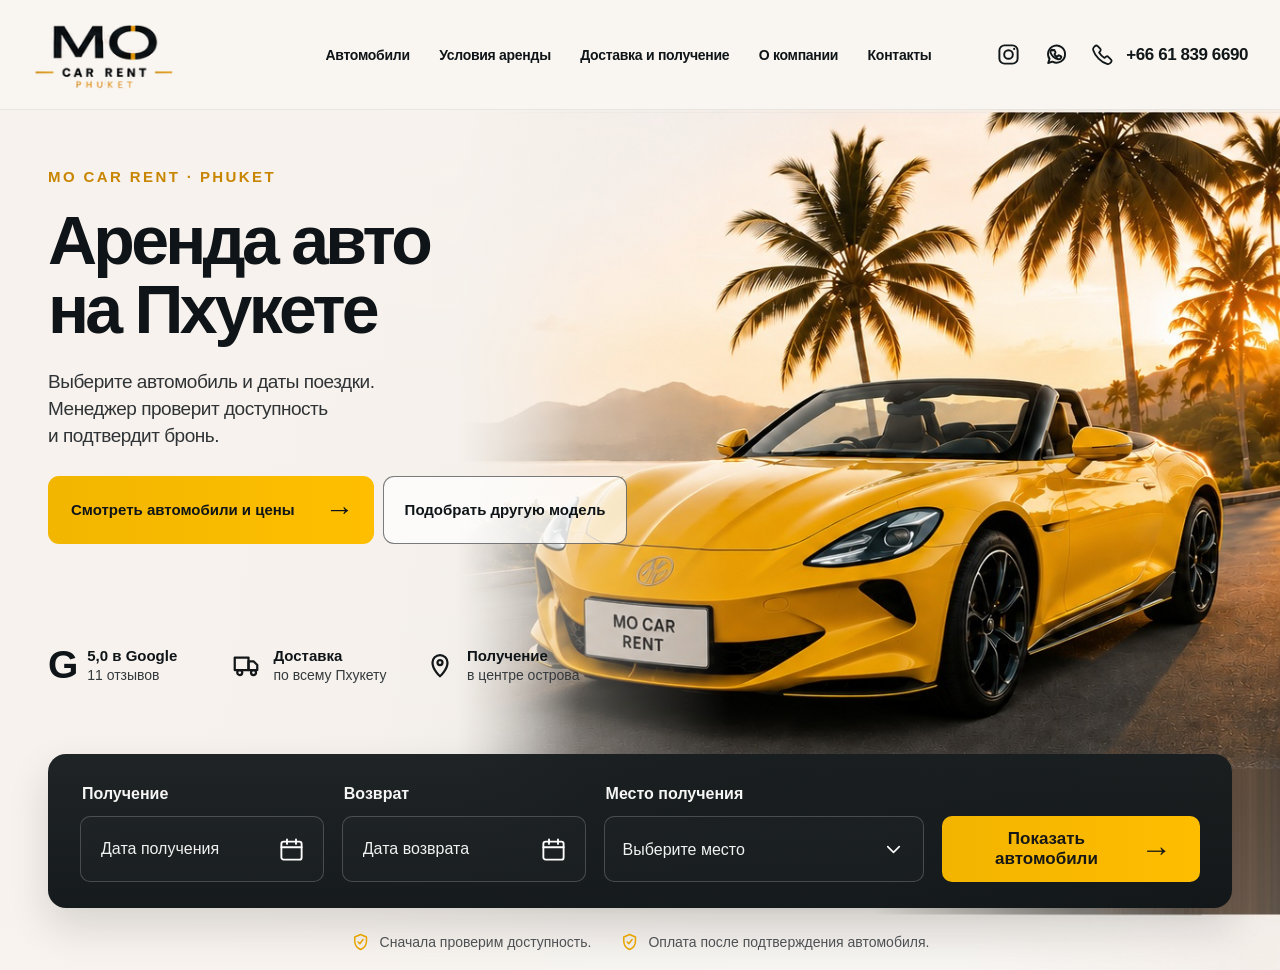
<file: mo-car-rent-hero/index.html>
<!doctype html>
<html lang="ru">
<head>
  <meta charset="utf-8" />
  <meta name="viewport" content="width=device-width, initial-scale=1" />
  <title>MO Car Rent Phuket - Hero concept</title>
  <meta name="description" content="Концепт hero-блока MO Car Rent Phuket." />
  <link rel="stylesheet" href="assets/style.css" />
</head>
<body>
  <header class="site-header">
    <div class="header-inner">
      <a class="brand" href="#top" aria-label="MO Car Rent Phuket">
        <img src="assets/logo.png" alt="MO Car Rent Phuket" />
      </a>

      <nav class="main-nav" aria-label="Главное меню">
        <a href="#cars">Автомобили</a>
        <a href="#terms">Условия аренды</a>
        <a href="#delivery">Доставка и получение</a>
        <a href="#about">О компании</a>
        <a href="#contacts">Контакты</a>
      </nav>

      <div class="header-actions" aria-label="Контакты и соцсети">
        <a class="social-link" href="https://www.instagram.com/mocarrent_phuket" aria-label="Instagram" title="Instagram" target="_blank" rel="noopener">
          <svg viewBox="0 0 24 24" aria-hidden="true">
            <rect x="3.25" y="3.25" width="17.5" height="17.5" rx="5"/>
            <circle cx="12" cy="12" r="4.15"/>
            <circle cx="17.45" cy="6.65" r="1.05" class="icon-fill"/>
          </svg>
        </a>
        <a class="social-link" href="https://wa.me/66618396690" aria-label="WhatsApp" title="WhatsApp" target="_blank" rel="noopener">
          <svg viewBox="0 0 24 24" aria-hidden="true">
            <path d="M20.2 11.7a8.18 8.18 0 0 1-12.09 7.18L4 20.2l1.35-3.98A8.17 8.17 0 1 1 20.2 11.7Z"/>
            <path d="M8.55 8.25c.2-.48.41-.49.75-.5h.42c.17 0 .42.06.55.42l.68 1.65c.1.28.08.5-.08.72l-.54.68c-.17.2-.3.4-.12.72.44.8 1.12 1.61 1.96 2.1.32.2.52.17.73-.08l.75-.91c.2-.25.43-.3.7-.18l1.66.78c.32.15.52.24.58.4.08.2-.02 1.05-.7 1.75-.67.7-1.55.9-2.25.76-1.2-.24-3.03-.94-4.75-2.48-1.37-1.23-2.28-2.78-2.55-3.9-.27-1.08-.02-1.85.6-2.47.28-.28.55-.41.71-.46Z"/>
          </svg>
        </a>
        <a class="phone-link" href="tel:+66618396690" aria-label="Позвонить +66 61 839 6690">
          <svg viewBox="0 0 24 24" aria-hidden="true">
            <path d="M7.15 3.8 9.8 6.45c.58.58.64 1.5.14 2.14L8.72 10.1a15.5 15.5 0 0 0 5.18 5.18l1.51-1.22a1.64 1.64 0 0 1 2.14.14l2.65 2.65c.65.65.69 1.7.08 2.4l-.78.9c-.78.9-2.04 1.27-3.18.91-2.76-.86-5.58-2.67-8.06-5.15-2.48-2.48-4.29-5.3-5.15-8.06-.36-1.14.01-2.4.91-3.18l.9-.78c.7-.61 1.75-.57 2.4.08Z"/>
          </svg>
          <span>+66 61 839 6690</span>
        </a>
      </div>
    </div>
  </header>

  <main class="hero" id="top">
    <div class="hero-content">
      <div class="hero-copy">
        <div class="eyebrow">MO CAR RENT · PHUKET</div>
        <h1>Аренда авто<br>на Пхукете</h1>
        <p>Выберите автомобиль и даты поездки.<br>Менеджер проверит доступность<br>и подтвердит бронь.</p>
        <div class="hero-buttons">
          <a class="btn btn-primary" href="#booking">Смотреть автомобили и цены <span>→</span></a>
          <a class="btn btn-secondary" href="#booking">Подобрать другую модель</a>
        </div>
      </div>

      <div class="trust-row" aria-label="Преимущества">
        <div class="trust-item rating-item">
          <div class="google-mark">G</div>
          <div><strong>5,0 в Google</strong><span>11 отзывов</span></div>
        </div>
        <div class="trust-item">
          <svg viewBox="0 0 24 24" aria-hidden="true"><path d="M3 6h11v10H3z"/><path d="M14 9h4l3 3v4h-7z"/><circle cx="7" cy="18" r="2"/><circle cx="18" cy="18" r="2"/></svg>
          <div><strong>Доставка</strong><span>по всему Пхукету</span></div>
        </div>
        <div class="trust-item">
          <svg viewBox="0 0 24 24" aria-hidden="true"><path d="M12 21s6-5.2 6-11a6 6 0 1 0-12 0c0 5.8 6 11 6 11Z"/><circle cx="12" cy="10" r="2"/></svg>
          <div><strong>Получение</strong><span>в центре острова</span></div>
        </div>
      </div>

      <form class="booking" id="booking" onsubmit="return false;">
        <label class="booking-field">
          <span class="field-label">Получение</span>
          <span class="field-control">
            <input type="text" id="pickup" placeholder="Дата получения" inputmode="none" readonly aria-label="Дата получения" />
            <svg viewBox="0 0 24 24" aria-hidden="true"><rect x="3" y="5" width="18" height="16" rx="2"/><path d="M8 3v4M16 3v4M3 10h18"/></svg>
          </span>
        </label>

        <label class="booking-field">
          <span class="field-label">Возврат</span>
          <span class="field-control">
            <input type="text" id="return" placeholder="Дата возврата" inputmode="none" readonly aria-label="Дата возврата" />
            <svg viewBox="0 0 24 24" aria-hidden="true"><rect x="3" y="5" width="18" height="16" rx="2"/><path d="M8 3v4M16 3v4M3 10h18"/></svg>
          </span>
        </label>

        <label class="booking-field booking-location">
          <span class="field-label">Место получения</span>
          <span class="field-control select-control">
            <select aria-label="Место получения">
              <option>Выберите место</option>
              <option>Доставка по Пхукету</option>
              <option>Получение в офисе</option>
            </select>
            <svg viewBox="0 0 24 24" aria-hidden="true"><path d="m6 9 6 6 6-6"/></svg>
          </span>
        </label>

        <button class="booking-submit" type="button">Показать автомобили <span>→</span></button>
      </form>

      <div class="booking-notes">
        <span><svg viewBox="0 0 24 24" aria-hidden="true"><path d="M12 3 5 6v5c0 4.7 2.8 8 7 10 4.2-2 7-5.3 7-10V6l-7-3Z"/><path d="m9 12 2 2 4-5"/></svg>Сначала проверим доступность.</span>
        <span><svg viewBox="0 0 24 24" aria-hidden="true"><path d="M12 3 5 6v5c0 4.7 2.8 8 7 10 4.2-2 7-5.3 7-10V6l-7-3Z"/><path d="m9 12 2 2 4-5"/></svg>Оплата после подтверждения автомобиля.</span>
      </div>
    </div>
  </main>

  <script>
    const dateInputs = [document.getElementById('pickup'), document.getElementById('return')];
    dateInputs.forEach((el, index) => {
      el.addEventListener('click', () => {
        el.value = index === 0 ? 'Выберите дату получения' : 'Выберите дату возврата';
      });
    });
  </script>
</body>
</html>
</file>
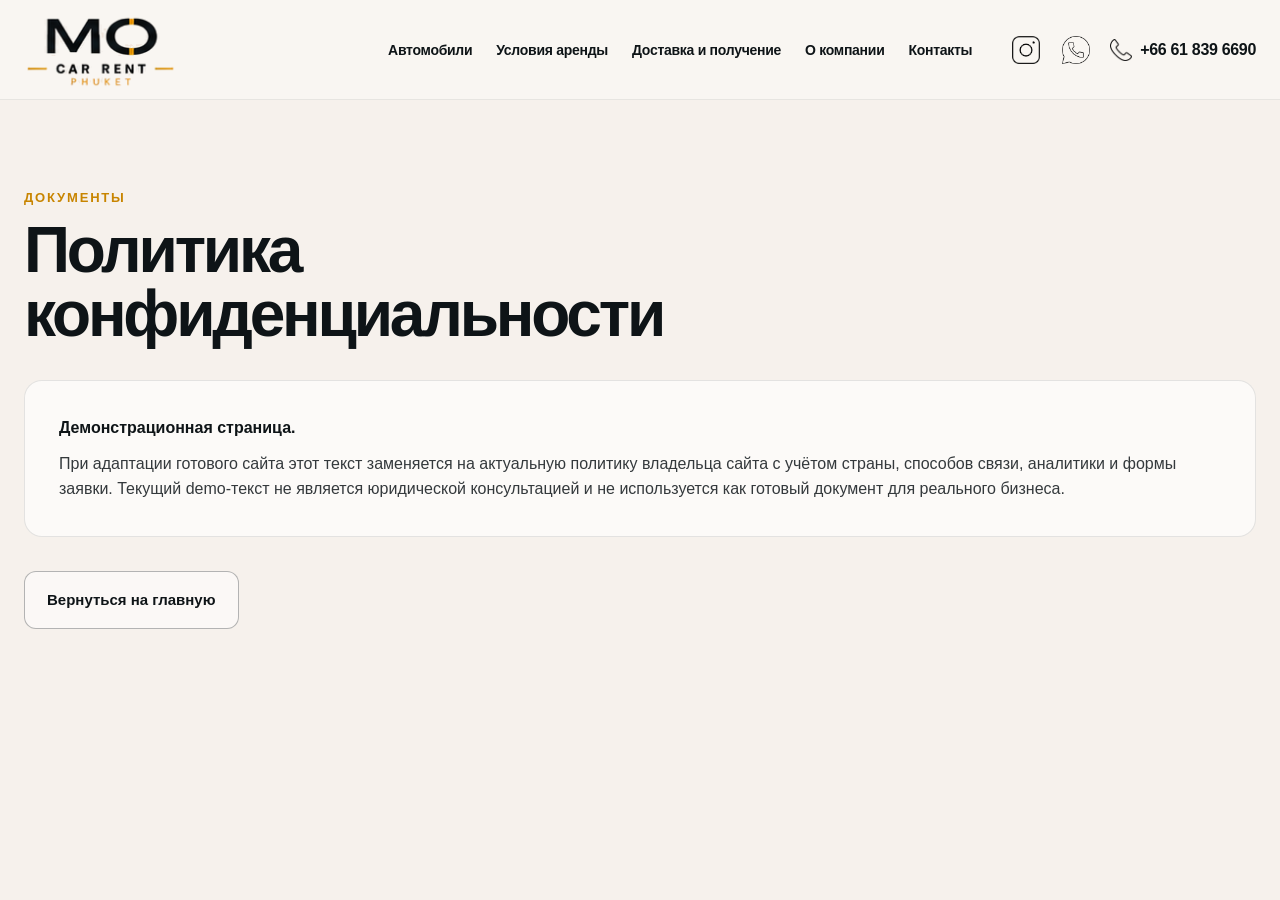
<file: privacy-policy/index.html>
<!DOCTYPE html>
<html lang="ru">
<head>
  <meta charset="utf-8" />
  <meta name="viewport" content="width=device-width, initial-scale=1" />
  <title>Политика конфиденциальности - demo</title>
  <meta name="robots" content="noindex,follow" />
  <link rel="stylesheet" href="../assets/style.css" />
  <link rel="stylesheet" href="../assets/car-single.css" />
  <script defer src="../assets/main.js"></script>
</head>
<body>
  <a class="skip-link" href="#main-content">Перейти к содержимому</a>
  <header class="site-header">
    <div class="container site-header__container">
      <div class="site-header__inner">
        <a class="brand" href="../#hero" aria-label="MO Car Rent Phuket - перейти на главную"><img src="../assets/logo.png" width="164" height="72" alt="MO Car Rent Phuket" decoding="async" /></a>
        <nav class="main-nav" id="main-navigation" data-main-nav aria-label="Основная навигация">
          <ul class="main-nav__list">
            <li><a class="main-nav__link" href="../cars/">Автомобили</a></li>
            <li><a class="main-nav__link" href="../#terms">Условия аренды</a></li>
            <li><a class="main-nav__link" href="../#delivery">Доставка и получение</a></li>
            <li><a class="main-nav__link" href="../#about">О компании</a></li>
            <li><a class="main-nav__link" href="../#contacts">Контакты</a></li>
          </ul>
        </nav>
        <ul class="header-contacts" aria-label="Контакты и социальные сети">
          <li><a class="header-contacts__icon" href="https://www.instagram.com/mocarrent_phuket" target="_blank" rel="noopener" aria-label="Instagram"><img src="../assets/icon-instagram.png" width="28" height="28" alt="" aria-hidden="true" /></a></li>
          <li><a class="header-contacts__icon" href="https://wa.me/66618396690" target="_blank" rel="noopener" aria-label="WhatsApp"><img src="../assets/icon-whatsapp.png" width="30" height="30" alt="" aria-hidden="true" /></a></li>
          <li><a class="header-contacts__phone" href="tel:+66618396690"><img src="../assets/icon-phone.png" width="22" height="22" alt="" aria-hidden="true" /><span>+66 61 839 6690</span></a></li>
        </ul>
        <button class="menu-toggle" type="button" data-menu-toggle aria-controls="main-navigation" aria-expanded="false" aria-label="Открыть меню"><span class="menu-toggle__line" aria-hidden="true"></span><span class="menu-toggle__line" aria-hidden="true"></span><span class="menu-toggle__line" aria-hidden="true"></span></button>
      </div>
    </div>
  </header>
  <main id="main-content" class="legal-page">
    <div class="container legal-page__container">
      <p class="single-panel__eyebrow">Документы</p>
      <h1>Политика конфиденциальности</h1>
      <div class="legal-page__notice">
        <strong>Демонстрационная страница.</strong>
        <p>При адаптации готового сайта этот текст заменяется на актуальную политику владельца сайта с учётом страны, способов связи, аналитики и формы заявки. Текущий demo-текст не является юридической консультацией и не используется как готовый документ для реального бизнеса.</p>
      </div>
      <a class="car-single__secondary-cta" href="../">Вернуться на главную</a>
    </div>
  </main>
</body>
</html>
</file>
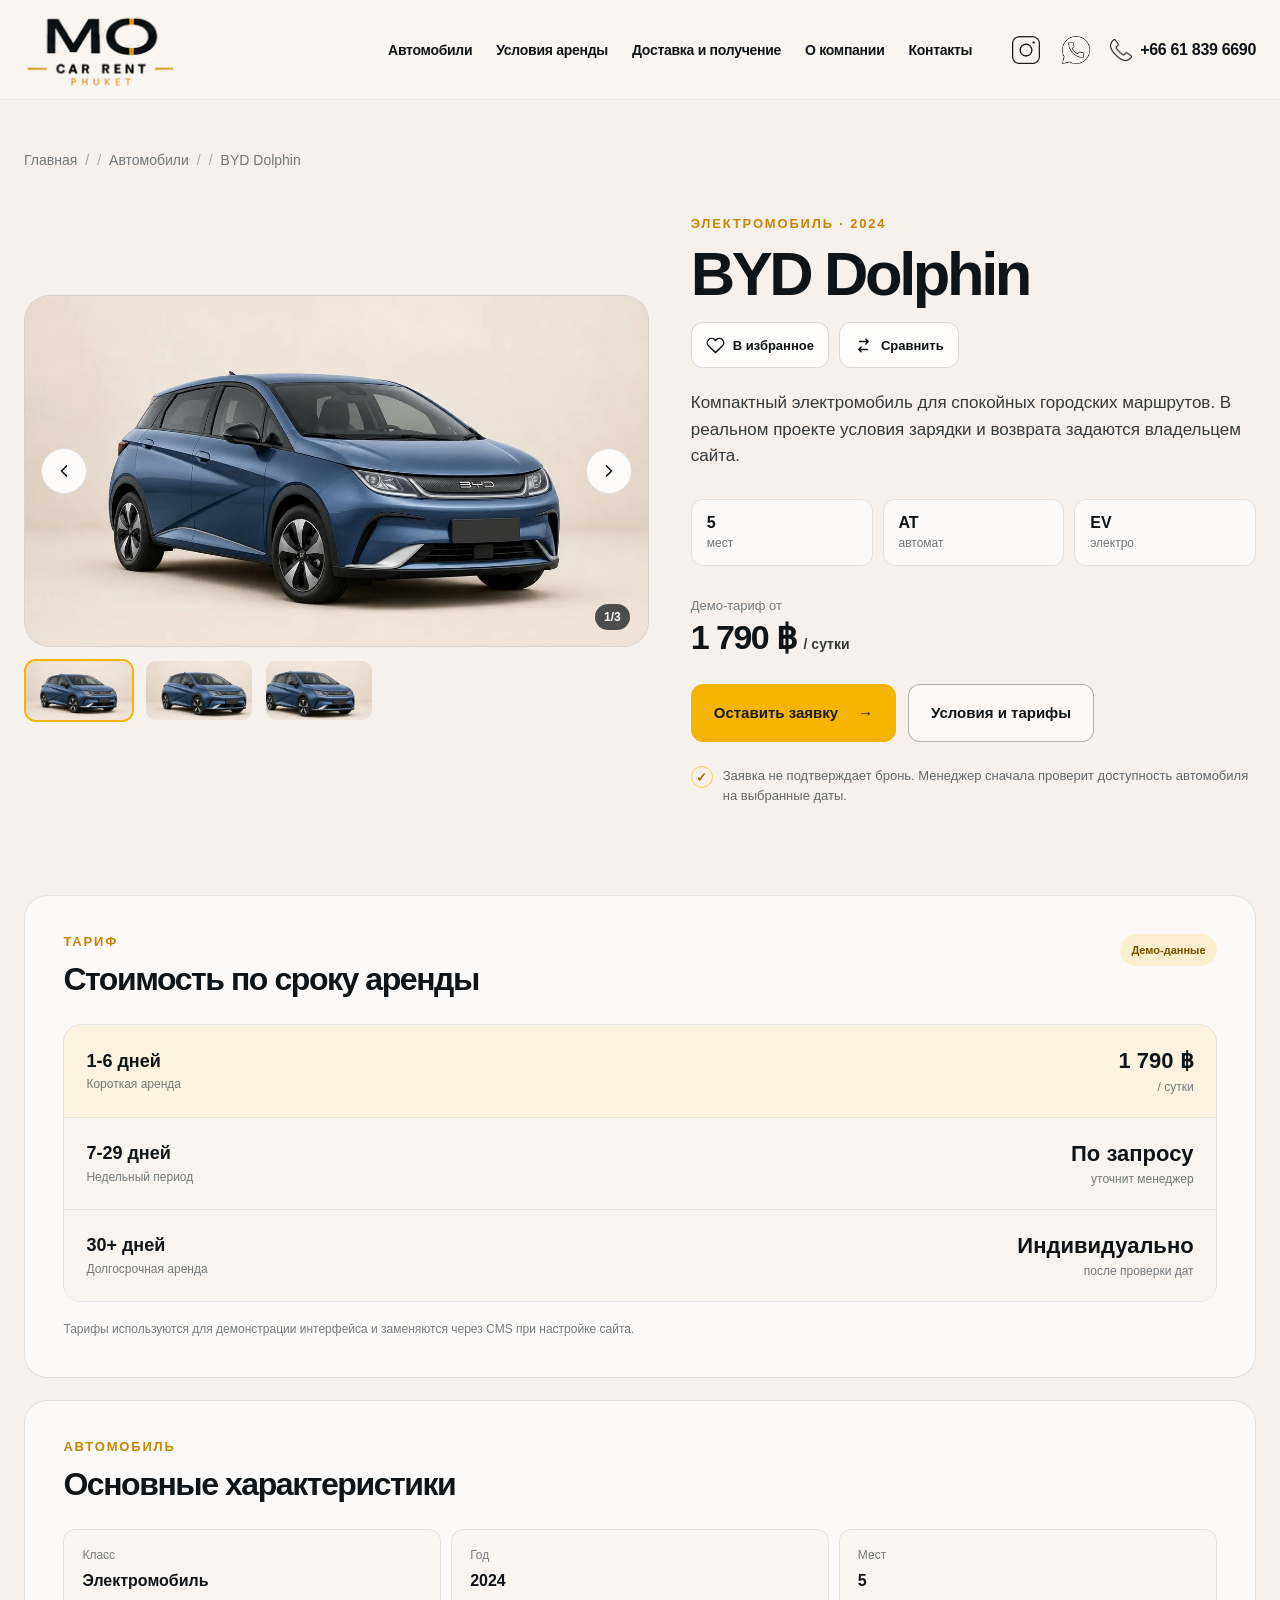
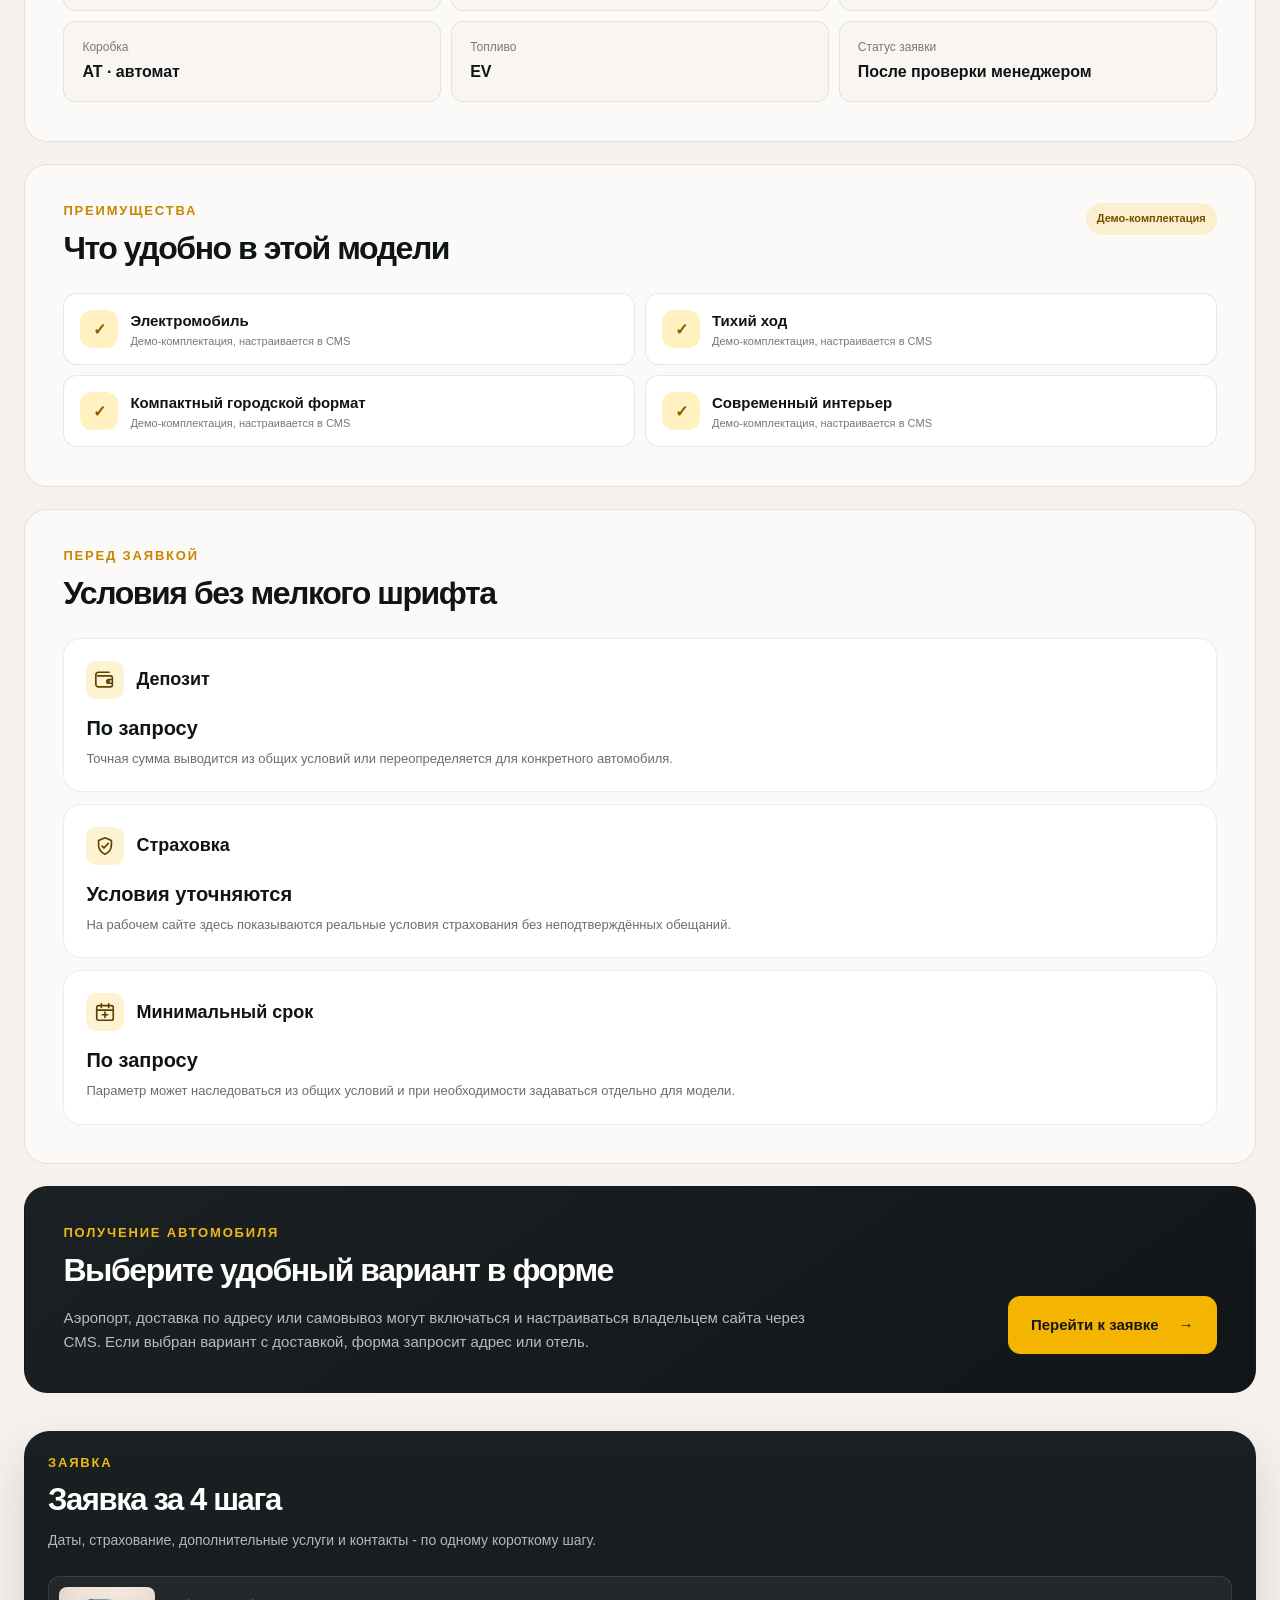
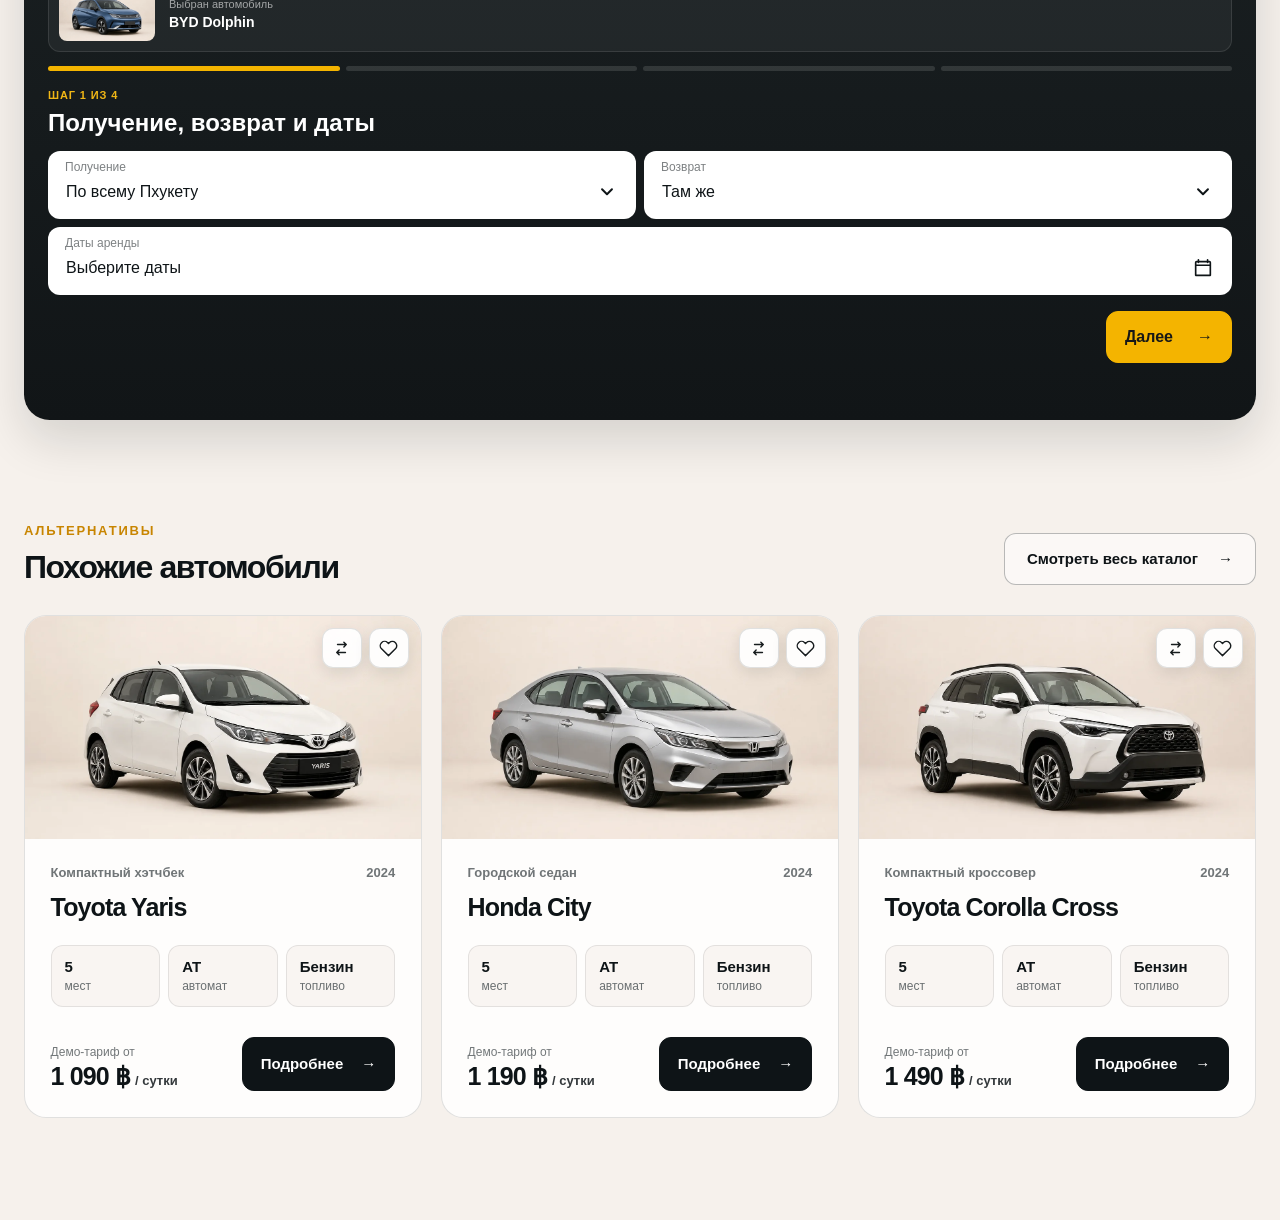
<file: cars/byd-dolphin/index.html>
<!DOCTYPE html>

<html lang="ru">
<head>
<meta charset="utf-8"/>
<meta content="width=device-width, initial-scale=1" name="viewport"/>
<title>BYD Dolphin - demo car single</title>
<meta content="Демонстрационная страница автомобиля BYD Dolphin: тариф, характеристики, условия и гибридная форма заявки." name="description"/>
<link href="../../assets/style.css" rel="stylesheet"/>
<link href="../../assets/catalog.css" rel="stylesheet"/>
<link href="../../assets/catalog-page.css" rel="stylesheet"/><link href="../../assets/car-single.css" rel="stylesheet"/>
<script defer="" src="../../assets/main.js"></script>
<script defer="" src="../../assets/car-single.js"></script>
</head>
<body>
<a class="skip-link" href="#main-content">Перейти к содержимому</a>
<header class="site-header">
<div class="container site-header__container">
<div class="site-header__inner">
<a aria-label="MO Car Rent Phuket - перейти на главную" class="brand" href="../../#hero">
<img alt="MO Car Rent Phuket" decoding="async" height="72" src="../../assets/logo.png" width="164"/>
</a>
<nav aria-label="Основная навигация" class="main-nav" data-main-nav="" id="main-navigation">
<ul class="main-nav__list">
<li><a class="main-nav__link" href="../">Автомобили</a></li>
<li><a class="main-nav__link" href="../../#terms">Условия аренды</a></li>
<li><a class="main-nav__link" href="../../#delivery">Доставка и получение</a></li>
<li><a class="main-nav__link" href="../../#about">О компании</a></li>
<li><a class="main-nav__link" href="../../#contacts">Контакты</a></li>
</ul>
</nav>
<ul aria-label="Контакты и социальные сети" class="header-contacts">
<li><a aria-label="Instagram" class="header-contacts__icon" href="https://www.instagram.com/mocarrent_phuket" rel="noopener" target="_blank"><img alt="" aria-hidden="true" height="28" src="../../assets/icon-instagram.png" width="28"/></a></li>
<li><a aria-label="WhatsApp" class="header-contacts__icon" href="https://wa.me/66618396690" rel="noopener" target="_blank"><img alt="" aria-hidden="true" height="30" src="../../assets/icon-whatsapp.png" width="30"/></a></li>
<li><a aria-label="Позвонить: +66 61 839 6690" class="header-contacts__phone" href="tel:+66618396690"><img alt="" aria-hidden="true" height="22" src="../../assets/icon-phone.png" width="22"/><span>+66 61 839 6690</span></a></li>
</ul>
<button aria-controls="main-navigation" aria-expanded="false" aria-label="Открыть меню" class="menu-toggle" data-menu-toggle="" type="button">
<span aria-hidden="true" class="menu-toggle__line"></span>
<span aria-hidden="true" class="menu-toggle__line"></span>
<span aria-hidden="true" class="menu-toggle__line"></span>
</button>
</div>
</div>
</header>
<main class="main" id="main-content">
<article class="car-single" data-car-single="">
<div class="container">
<nav aria-label="Хлебные крошки" class="breadcrumbs car-single__breadcrumbs">
<ol class="breadcrumbs__list">
<li><a href="../../">Главная</a></li>
<li><a href="../">Автомобили</a></li>
<li aria-current="page">BYD Dolphin</li>
</ol>
</nav>
<div class="car-single__hero">
<div class="car-single__visual">
<div class="vehicle-gallery" data-vehicle-gallery="">
<div class="vehicle-gallery__stage">
<button aria-label="Предыдущее фото" class="vehicle-gallery__nav vehicle-gallery__nav--prev" data-gallery-prev="" type="button"><svg aria-hidden="true" viewbox="0 0 24 24"><path d="m15 18-6-6 6-6"></path></svg></button>
<div class="vehicle-gallery__slides">
<picture data-gallery-slide=""><source srcset="../../assets/img/catalog/byd-dolphin-01.webp" type="image/webp"/><img alt="BYD Dolphin - фото 1" decoding="async" fetchpriority="high" height="675" src="../../assets/img/catalog/byd-dolphin-01.jpg" width="1200"/></picture>
<picture data-gallery-slide="" hidden=""><source srcset="../../assets/img/catalog/byd-dolphin-02.webp" type="image/webp"/><img alt="BYD Dolphin - фото 2" decoding="async" height="675" loading="lazy" src="../../assets/img/catalog/byd-dolphin-02.jpg" width="1200"/></picture>
<picture data-gallery-slide="" hidden=""><source srcset="../../assets/img/catalog/byd-dolphin-03.webp" type="image/webp"/><img alt="BYD Dolphin - фото 3" decoding="async" height="675" loading="lazy" src="../../assets/img/catalog/byd-dolphin-03.jpg" width="1200"/></picture>
</div>
<button aria-label="Следующее фото" class="vehicle-gallery__nav vehicle-gallery__nav--next" data-gallery-next="" type="button"><svg aria-hidden="true" viewbox="0 0 24 24"><path d="m9 18 6-6-6-6"></path></svg></button>
<span class="vehicle-gallery__counter" data-gallery-counter="">1/3</span>
</div>
<div aria-label="Фотографии автомобиля" class="vehicle-gallery__thumbs">
<button data-gallery-thumb="" type="button"><img alt="" src="../../assets/img/catalog/byd-dolphin-01.webp"/></button>
<button data-gallery-thumb="" type="button"><img alt="" src="../../assets/img/catalog/byd-dolphin-02.webp"/></button>
<button data-gallery-thumb="" type="button"><img alt="" src="../../assets/img/catalog/byd-dolphin-03.webp"/></button>
</div>
</div>
</div>
<div class="car-single__summary">
<p class="car-single__eyebrow">Электромобиль · 2024</p>
<h1 class="car-single__title">BYD Dolphin</h1><div class="vehicle-actions" data-car-id="byd-dolphin" data-car-title="BYD Dolphin" data-car-url="./" data-fuel-label="electric" data-price-label="1790 ฿ / сутки" data-seats="5">
<button aria-pressed="false" class="vehicle-action" data-favorite-car="byd-dolphin" type="button"><svg aria-hidden="true" viewbox="0 0 24 24"><path d="M20.8 4.6a5.5 5.5 0 0 0-7.8 0L12 5.6l-1-1a5.5 5.5 0 0 0-7.8 7.8l1 1L12 21l7.8-7.6 1-1a5.5 5.5 0 0 0 0-7.8Z"></path></svg><span>В избранное</span></button>
<button aria-pressed="false" class="vehicle-action" data-compare-car="byd-dolphin" type="button"><svg aria-hidden="true" viewbox="0 0 24 24"><path d="M7 7h11m0 0-3-3m3 3-3 3M17 17H6m0 0 3 3m-3-3 3-3"></path></svg><span>Сравнить</span></button>
</div>
<p class="car-single__lead">Компактный электромобиль для спокойных городских маршрутов. В реальном проекте условия зарядки и возврата задаются владельцем сайта.</p>
<ul aria-label="Основные характеристики" class="car-single__quick-specs">
<li><strong>5</strong><span>мест</span></li>
<li><strong>AT</strong><span>автомат</span></li>
<li><strong>EV</strong><span>электро</span></li>
</ul>
<div class="car-single__hero-price">
<span>Демо-тариф от</span>
<div><strong>1 790 ฿</strong><span>/ сутки</span></div>
</div>
<div class="car-single__hero-actions">
<a class="car-single__primary-cta" href="#booking">Оставить заявку <span aria-hidden="true">→</span></a>
<a class="car-single__secondary-cta" href="#rental-info">Условия и тарифы</a>
</div>
<p class="car-single__pending-note">
<span aria-hidden="true">✓</span>
              Заявка не подтверждает бронь. Менеджер сначала проверит доступность автомобиля на выбранные даты.
            </p>
</div>
</div>
<div class="car-single__content" id="rental-info">
<div class="car-single__details">
<section aria-labelledby="tariff-title" class="single-panel tariff-panel">
<div class="single-panel__head">
<div>
<p class="single-panel__eyebrow">Тариф</p>
<h2 id="tariff-title">Стоимость по сроку аренды</h2>
</div>
<span class="single-panel__demo">Демо-данные</span>
</div>
<div aria-label="Демонстрационные тарифы" class="tariff-table" role="table">
<div class="tariff-table__row tariff-table__row--featured" role="row">
<div role="cell"><strong>1-6 дней</strong><span>Короткая аренда</span></div>
<div role="cell"><strong>1 790 ฿</strong><span>/ сутки</span></div>
</div>
<div class="tariff-table__row" role="row">
<div role="cell"><strong>7-29 дней</strong><span>Недельный период</span></div>
<div role="cell"><strong>По запросу</strong><span>уточнит менеджер</span></div>
</div>
<div class="tariff-table__row" role="row">
<div role="cell"><strong>30+ дней</strong><span>Долгосрочная аренда</span></div>
<div role="cell"><strong>Индивидуально</strong><span>после проверки дат</span></div>
</div>
</div>
<p class="single-panel__note">Тарифы используются для демонстрации интерфейса и заменяются через CMS при настройке сайта.</p>
</section>
<section aria-labelledby="specs-title" class="single-panel specs-panel">
<div class="single-panel__head">
<div>
<p class="single-panel__eyebrow">Автомобиль</p>
<h2 id="specs-title">Основные характеристики</h2>
</div>
</div>
<dl class="specs-grid">
<div><dt>Класс</dt><dd>Электромобиль</dd></div>
<div><dt>Год</dt><dd>2024</dd></div>
<div><dt>Мест</dt><dd>5</dd></div>
<div><dt>Коробка</dt><dd>AT · автомат</dd></div>
<div><dt>Топливо</dt><dd>EV</dd></div>
<div><dt>Статус заявки</dt><dd>После проверки менеджером</dd></div>
</dl>
</section><section aria-labelledby="advantages-title-byd-dolphin" class="single-panel advantages-panel">
<div class="single-panel__head"><div><p class="single-panel__eyebrow">Преимущества</p><h2 id="advantages-title-byd-dolphin">Что удобно в этой модели</h2></div><span class="single-panel__demo">Демо-комплектация</span></div>
<ul class="advantages-grid"><li><span aria-hidden="true" class="advantage-card__icon">✓</span><strong>Электромобиль</strong><span>Демо-комплектация, настраивается в CMS</span></li><li><span aria-hidden="true" class="advantage-card__icon">✓</span><strong>Тихий ход</strong><span>Демо-комплектация, настраивается в CMS</span></li><li><span aria-hidden="true" class="advantage-card__icon">✓</span><strong>Компактный городской формат</strong><span>Демо-комплектация, настраивается в CMS</span></li><li><span aria-hidden="true" class="advantage-card__icon">✓</span><strong>Современный интерьер</strong><span>Демо-комплектация, настраивается в CMS</span></li></ul>
</section>
<section aria-labelledby="trust-title" class="single-panel trust-panel">
<div class="single-panel__head">
<div>
<p class="single-panel__eyebrow">Перед заявкой</p>
<h2 id="trust-title">Условия без мелкого шрифта</h2>
</div>
</div>
<div class="trust-grid">
<article class="trust-card">
<span aria-hidden="true" class="trust-card__icon"><svg focusable="false" viewbox="0 0 24 24"><path d="M4 7.5h14a2 2 0 0 1 2 2v8a2 2 0 0 1-2 2H5a3 3 0 0 1-3-3v-10a3 3 0 0 1 3-3h11.5"></path><path d="M20 11.5h-4a2 2 0 0 0 0 4h4"></path><circle cx="16" cy="13.5" r=".7"></circle></svg></span>
<h3>Депозит</h3>
<strong>По запросу</strong>
<p>Точная сумма выводится из общих условий или переопределяется для конкретного автомобиля.</p>
</article>
<article class="trust-card">
<span aria-hidden="true" class="trust-card__icon"><svg focusable="false" viewbox="0 0 24 24"><path d="M12 3 19 6v5c0 4.6-2.8 8.1-7 10-4.2-1.9-7-5.4-7-10V6l7-3Z"></path><path d="m8.8 12.1 2.1 2.1 4.6-5"></path></svg></span>
<h3>Страховка</h3>
<strong>Условия уточняются</strong>
<p>На рабочем сайте здесь показываются реальные условия страхования без неподтверждённых обещаний.</p>
</article>
<article class="trust-card">
<span aria-hidden="true" class="trust-card__icon"><svg focusable="false" viewbox="0 0 24 24"><rect height="16" rx="2" width="18" x="3" y="5"></rect><path d="M8 3v4M16 3v4M3 10h18"></path><path d="M9 15h6M12 12v6"></path></svg></span>
<h3>Минимальный срок</h3>
<strong>По запросу</strong>
<p>Параметр может наследоваться из общих условий и при необходимости задаваться отдельно для модели.</p>
</article>
</div>
</section>
<section aria-labelledby="pickup-title" class="single-panel pickup-panel">
<div class="pickup-panel__content">
<p class="single-panel__eyebrow">Получение автомобиля</p>
<h2 id="pickup-title">Выберите удобный вариант в форме</h2>
<p>Аэропорт, доставка по адресу или самовывоз могут включаться и настраиваться владельцем сайта через CMS. Если выбран вариант с доставкой, форма запросит адрес или отель.</p>
</div>
<a class="pickup-panel__link" href="#booking">Перейти к заявке <span aria-hidden="true">→</span></a>
</section>
</div>
<aside aria-labelledby="booking-title" class="booking-card" id="booking">
<div class="booking-card__head">
<p class="single-panel__eyebrow">Заявка</p>
<h2 id="booking-title">Заявка за 4 шага</h2>
<p>Даты, страхование, дополнительные услуги и контакты - по одному короткому шагу.</p>
</div>
<div class="booking-card__form-shell"><form class="car-booking car-quiz" data-car-booking-form="" data-demo="" novalidate="">
<input name="car" type="hidden" value="BYD Dolphin"/><input data-phone-full="" name="phone" type="hidden"/>
<div class="car-booking__selected"><picture><source srcset="../../assets/img/catalog/byd-dolphin.webp" type="image/webp"/><img alt="" decoding="async" height="135" loading="lazy" src="../../assets/img/catalog/byd-dolphin.jpg" width="240"/></picture><div><span>Выбран автомобиль</span><strong>BYD Dolphin</strong></div></div>
<div aria-label="Шаги заявки" class="quiz-progress"><span class="is-active" data-quiz-progress="">1</span><span data-quiz-progress="">2</span><span data-quiz-progress="">3</span><span data-quiz-progress="">4</span></div>
<section class="quiz-step" data-quiz-step="">
<div class="quiz-step__head"><span>Шаг 1 из 4</span><h3>Получение, возврат и даты</h3></div>
<div class="car-rental-search catalog-search" data-rental-search="">
<div class="catalog-search__mainrow">
<div class="catalog-search__field" data-place-field="pickup">
<span class="catalog-search__label">Получение</span>
<button aria-expanded="false" aria-haspopup="listbox" class="catalog-search__trigger" data-place-trigger="pickup" type="button">
<span data-place-value="pickup">По всему Пхукету</span>
<svg aria-hidden="true" class="catalog-search__trigger-icon" viewbox="0 0 20 20"><path d="m5.5 7.5 4.5 4.5 4.5-4.5"></path></svg>
</button>
<div class="catalog-popover catalog-place" data-place-popover="pickup" hidden="">
<div class="catalog-place__mobile-head">
<div><span>Получение</span><strong>Выберите место</strong></div>
<button aria-label="Закрыть выбор места получения" class="catalog-place__close" data-close-place="" type="button"><svg aria-hidden="true" viewbox="0 0 24 24"><path d="M6 6l12 12M18 6 6 18"></path></svg></button>
</div>
<div class="catalog-place__title">Где получить автомобиль?</div>
<button data-label="По всему Пхукету" data-place-option="pickup" data-value="all" type="button">По всему Пхукету</button><button data-label="Доставка по Пхукету" data-place-option="pickup" data-value="delivery" type="button">Доставка по Пхукету</button><button data-label="Получение в офисе" data-place-option="pickup" data-value="office" type="button">Получение в офисе</button><button data-label="Аэропорт Пхукета" data-place-option="pickup" data-value="airport" type="button">Аэропорт Пхукета</button><button data-label="Патонг" data-place-option="pickup" data-value="patong" type="button">Патонг</button><button data-label="Ката / Карон" data-place-option="pickup" data-value="kata-karon" type="button">Ката / Карон</button><button data-label="Раваи / Най Харн" data-place-option="pickup" data-value="rawai" type="button">Раваи / Най Харн</button>
</div>
<input data-place-input="pickup" name="pickup" type="hidden" value="all"/>
</div>
<div class="catalog-search__field" data-place-field="return">
<span class="catalog-search__label">Возврат</span>
<button aria-expanded="false" aria-haspopup="listbox" class="catalog-search__trigger" data-place-trigger="return" type="button">
<span data-place-value="return">Там же</span>
<svg aria-hidden="true" class="catalog-search__trigger-icon" viewbox="0 0 20 20"><path d="m5.5 7.5 4.5 4.5 4.5-4.5"></path></svg>
</button>
<div class="catalog-popover catalog-place" data-place-popover="return" hidden="">
<div class="catalog-place__mobile-head">
<div><span>Возврат</span><strong>Выберите место</strong></div>
<button aria-label="Закрыть выбор места возврата" class="catalog-place__close" data-close-place="" type="button"><svg aria-hidden="true" viewbox="0 0 24 24"><path d="M6 6l12 12M18 6 6 18"></path></svg></button>
</div>
<div class="catalog-place__title">Где вернуть автомобиль?</div>
<button data-label="Там же" data-place-option="return" data-value="same" type="button">Там же</button><button data-label="Аэропорт Пхукета" data-place-option="return" data-value="airport" type="button">Аэропорт Пхукета</button><button data-label="Патонг" data-place-option="return" data-value="patong" type="button">Патонг</button><button data-label="Ката / Карон" data-place-option="return" data-value="kata-karon" type="button">Ката / Карон</button><button data-label="Раваи / Най Харн" data-place-option="return" data-value="rawai" type="button">Раваи / Най Харн</button>
</div>
<input data-place-input="return" name="return" type="hidden" value="same"/>
</div>
<div class="catalog-search__field catalog-search__field--dates" data-rental-date-field="">
<span class="catalog-search__label">Даты аренды</span>
<button aria-expanded="false" aria-haspopup="dialog" class="catalog-search__trigger" data-date-range-trigger="" type="button">
<span data-date-range-value="">Выберите даты</span>
<svg aria-hidden="true" class="catalog-search__trigger-icon" viewbox="0 0 24 24"><path d="M7 3v3m10-3v3M4 9h16M5 5h14a1 1 0 0 1 1 1v14H4V6a1 1 0 0 1 1-1Z"></path></svg>
</button>
<div class="catalog-popover catalog-calendar" data-date-popover="" hidden="">
<div class="catalog-calendar__top">
<button aria-label="Предыдущий месяц" class="catalog-calendar__nav" data-calendar-prev="" type="button"><svg aria-hidden="true" viewbox="0 0 24 24"><path d="m15 18-6-6 6-6"></path></svg></button>
<strong>Выберите даты аренды</strong>
<button aria-label="Следующий месяц" class="catalog-calendar__nav" data-calendar-next="" type="button"><svg aria-hidden="true" viewbox="0 0 24 24"><path d="m9 6 6 6-6 6"></path></svg></button>
</div>
<div class="catalog-calendar__months" data-calendar-months=""></div>
<div class="catalog-calendar__footer">
<div><span>Период</span><strong data-calendar-summary="">Дата получения → дата возврата</strong></div>
<button class="catalog-calendar__done" data-calendar-done="" type="button">Готово</button>
</div>
</div>
<input data-pickup-date="" name="pickup_date" type="hidden"/>
<input data-return-date="" name="return_date" type="hidden"/>
</div>
</div>
<p class="car-rental-search__error" data-rental-search-error="" hidden="">Выберите даты аренды.</p>
</div>
<div class="car-booking__field" data-delivery-address-field="" hidden="">
<label>Адрес или отель</label>
<div class="car-booking__control"><input autocomplete="street-address" name="delivery_address" placeholder="Название отеля или адрес" type="text"/></div>
</div>
<div class="quiz-step__nav"><button class="quiz-next" data-quiz-next="" type="button">Далее <span>→</span></button></div>
</section>
<section class="quiz-step" data-quiz-step="" hidden="">
<div class="quiz-step__head"><span>Шаг 2 из 4</span><h3>Страхование</h3><p>Выберите вариант для заявки. Реальные покрытия и стоимость задаются владельцем сайта.</p></div>
<div class="choice-cards"><label class="choice-card"><input checked="" name="insurance" type="radio" value="standard"/><span><strong>Стандарт</strong><small>Базовая опция</small><em>условия уточняются</em></span></label><label class="choice-card"><input name="insurance" type="radio" value="extended"/><span><strong>Расширенная</strong><small>Дополнительная защита</small><em>условия уточняются</em></span></label><label class="choice-card"><input name="insurance" type="radio" value="manager"/><span><strong>Поможет менеджер</strong><small>Выбрать после заявки</small><em>без выбора сейчас</em></span></label></div>
<div class="quiz-step__nav"><button class="quiz-back" data-quiz-prev="" type="button">← Назад</button><button class="quiz-next" data-quiz-next="" type="button">Далее <span>→</span></button></div>
</section>
<section class="quiz-step" data-quiz-step="" hidden="">
<div class="quiz-step__head"><span>Шаг 3 из 4</span><h3>Дополнительные услуги</h3><p>Можно выбрать несколько. Наличие и стоимость подтверждает менеджер.</p></div>
<div class="extra-options"><label><input name="extras" type="checkbox" value="child-seat"/><span><strong>Детское кресло</strong><small>По запросу</small></span></label><label><input name="extras" type="checkbox" value="booster"/><span><strong>Бустер</strong><small>По запросу</small></span></label><label><input name="extras" type="checkbox" value="south-provinces"/><span><strong>Выезд в южные провинции</strong><small>Требует согласования</small></span></label><label><input name="extras" type="checkbox" value="islands"/><span><strong>Выезд на острова</strong><small>Требует согласования</small></span></label></div>
<div class="quiz-step__nav"><button class="quiz-back" data-quiz-prev="" type="button">← Назад</button><button class="quiz-next" data-quiz-next="" type="button">Далее <span>→</span></button></div>
</section>
<section class="quiz-step" data-quiz-step="" hidden="">
<div class="quiz-step__head"><span>Шаг 4 из 4</span><h3>Контакты</h3></div>
<div class="car-booking__field"><label>Имя</label><div class="car-booking__control"><input autocomplete="name" name="customer_name" placeholder="Как к вам обращаться" required="" type="text"/></div></div>
<div class="phone-composer"><div class="car-booking__field phone-composer__country"><label>Код страны</label><div class="car-booking__control car-booking__control--select"><select aria-label="Код страны" data-phone-country=""><option value="66">🇹🇭 +66</option><option value="7">🇷🇺 +7</option><option value="1">🇺🇸 +1</option><option value="44">🇬🇧 +44</option><option value="49">🇩🇪 +49</option><option value="33">🇫🇷 +33</option><option value="971">🇦🇪 +971</option><option value="31">🇳🇱 +31</option><option value="34">🇪🇸 +34</option><option value="39">🇮🇹 +39</option><option value="41">🇨🇭 +41</option><option value="420">🇨🇿 +420</option><option value="90">🇹🇷 +90</option><option value="62">🇮🇩 +62</option><option value="65">🇸🇬 +65</option><option value="86">🇨🇳 +86</option><option value="81">🇯🇵 +81</option><option value="82">🇰🇷 +82</option><option value="94">🇱🇰 +94</option><option value="27">🇿🇦 +27</option></select><svg aria-hidden="true" viewbox="0 0 20 20"><path d="m5.5 7.5 4.5 4.5 4.5-4.5"></path></svg></div></div><div class="car-booking__field"><label>Номер телефона</label><div class="car-booking__control"><input autocomplete="tel-national" data-phone-local="" inputmode="tel" placeholder="61 839 6690" required="" type="tel"/></div></div></div>
<fieldset class="messenger-field"><legend>Какие мессенджеры доступны по этому номеру?</legend><label><input name="messengers" type="checkbox" value="whatsapp"/><span>WhatsApp</span></label><label><input name="messengers" type="checkbox" value="telegram"/><span>Telegram</span></label></fieldset>
<div class="car-booking__field"><label>Комментарий <span>необязательно</span></label><div class="car-booking__control"><textarea name="comment" placeholder="Рейс, пожелания или другой вопрос" rows="3"></textarea></div></div>
<label class="car-booking__consent"><input name="privacy" required="" type="checkbox"/><span>Согласен на обработку данных согласно <a href="../../privacy-policy/" rel="noopener" target="_blank">политике конфиденциальности</a>.</span></label>
<div class="quiz-step__nav"><button class="quiz-back" data-quiz-prev="" type="button">← Назад</button><button class="car-booking__submit" type="submit"><span>Отправить заявку</span><span aria-hidden="true">→</span></button></div>
<p class="car-booking__microcopy">После отправки автомобиль ещё не забронирован. Менеджер сначала проверит доступность.</p><p aria-live="polite" class="car-booking__status" data-car-booking-status="" role="status"></p>
</section>
</form>
<div aria-live="polite" class="booking-success" data-booking-success="" hidden="" role="status" tabindex="-1"><span aria-hidden="true" class="booking-success__icon">✓</span><h3>Заявка принята</h3><p>Доступность автомобиля пока не подтверждена. Менеджер проверит даты и свяжется с вами.</p></div></div>
</aside>
</div>
<section aria-labelledby="similar-title" class="similar-cars">
<div class="similar-cars__head">
<div>
<p class="single-panel__eyebrow">Альтернативы</p>
<h2 id="similar-title">Похожие автомобили</h2>
</div>
<a href="../">Смотреть весь каталог <span aria-hidden="true">→</span></a>
</div>
<div class="cars-preview__grid">
<article class="car-card catalog-car-card" data-car-id="toyota-yaris" data-car-title="Toyota Yaris" data-car-url="../toyota-yaris/" data-fuel-label="Бензин" data-price-label="1090 ฿ / сутки" data-seats="5">
<div class="car-card__media">
<picture class="car-card__picture">
<source srcset="../../assets/img/catalog/toyota-yaris.webp" type="image/webp"/>
<img alt="Toyota Yaris 2024" class="car-card__image" decoding="async" height="675" loading="lazy" src="../../assets/img/catalog/toyota-yaris.jpg" width="1200"/>
</picture>
<div class="car-card__tools">
<button aria-label="Добавить к сравнению" aria-pressed="false" data-compare-car="toyota-yaris" data-tooltip="Добавить к сравнению" type="button"><svg aria-hidden="true" viewbox="0 0 24 24"><path d="M7 7h11m0 0-3-3m3 3-3 3M17 17H6m0 0 3 3m-3-3 3-3"></path></svg></button>
<button aria-label="Добавить в избранное" aria-pressed="false" data-favorite-car="toyota-yaris" data-tooltip="Добавить в избранное" type="button"><svg aria-hidden="true" viewbox="0 0 24 24"><path d="M20.8 4.6a5.5 5.5 0 0 0-7.8 0L12 5.6l-1-1a5.5 5.5 0 0 0-7.8 7.8l1 1L12 21l7.8-7.6 1-1a5.5 5.5 0 0 0 0-7.8Z"></path></svg></button>
</div></div>
<div class="car-card__body">
<div class="car-card__meta"><span>Компактный хэтчбек</span><span>2024</span></div>
<h3 class="car-card__title" id="related-toyota-yaris-title">Toyota Yaris</h3>
<ul aria-label="Характеристики Toyota Yaris" class="car-card__specs">
<li class="car-card__spec"><strong>5</strong><span>мест</span></li>
<li class="car-card__spec"><strong>AT</strong><span>автомат</span></li>
<li class="car-card__spec"><strong>Бензин</strong><span>топливо</span></li>
</ul>
<div class="car-card__footer">
<div class="car-card__price">
<span class="car-card__price-label">Демо-тариф от</span>
<span class="car-card__price-line"><strong class="car-card__price-value">1 090 ฿</strong><span class="car-card__price-unit">/ сутки</span></span>
</div>
<a aria-label="Подробнее: Toyota Yaris" class="car-card__action" href="../toyota-yaris/"><span>Подробнее</span><span>→</span></a>
</div>
</div>
</article>
<article class="car-card catalog-car-card" data-car-id="honda-city" data-car-title="Honda City" data-car-url="../honda-city/" data-fuel-label="Бензин" data-price-label="1190 ฿ / сутки" data-seats="5">
<div class="car-card__media">
<picture class="car-card__picture">
<source srcset="../../assets/img/catalog/honda-city.webp" type="image/webp"/>
<img alt="Honda City 2024" class="car-card__image" decoding="async" height="675" loading="lazy" src="../../assets/img/catalog/honda-city.jpg" width="1200"/>
</picture>
<div class="car-card__tools">
<button aria-label="Добавить к сравнению" aria-pressed="false" data-compare-car="honda-city" data-tooltip="Добавить к сравнению" type="button"><svg aria-hidden="true" viewbox="0 0 24 24"><path d="M7 7h11m0 0-3-3m3 3-3 3M17 17H6m0 0 3 3m-3-3 3-3"></path></svg></button>
<button aria-label="Добавить в избранное" aria-pressed="false" data-favorite-car="honda-city" data-tooltip="Добавить в избранное" type="button"><svg aria-hidden="true" viewbox="0 0 24 24"><path d="M20.8 4.6a5.5 5.5 0 0 0-7.8 0L12 5.6l-1-1a5.5 5.5 0 0 0-7.8 7.8l1 1L12 21l7.8-7.6 1-1a5.5 5.5 0 0 0 0-7.8Z"></path></svg></button>
</div></div>
<div class="car-card__body">
<div class="car-card__meta"><span>Городской седан</span><span>2024</span></div>
<h3 class="car-card__title" id="related-honda-city-title">Honda City</h3>
<ul aria-label="Характеристики Honda City" class="car-card__specs">
<li class="car-card__spec"><strong>5</strong><span>мест</span></li>
<li class="car-card__spec"><strong>AT</strong><span>автомат</span></li>
<li class="car-card__spec"><strong>Бензин</strong><span>топливо</span></li>
</ul>
<div class="car-card__footer">
<div class="car-card__price">
<span class="car-card__price-label">Демо-тариф от</span>
<span class="car-card__price-line"><strong class="car-card__price-value">1 190 ฿</strong><span class="car-card__price-unit">/ сутки</span></span>
</div>
<a aria-label="Подробнее: Honda City" class="car-card__action" href="../honda-city/"><span>Подробнее</span><span>→</span></a>
</div>
</div>
</article>
<article class="car-card catalog-car-card" data-car-id="toyota-corolla-cross" data-car-title="Toyota Corolla Cross" data-car-url="../toyota-corolla-cross/" data-fuel-label="Бензин" data-price-label="1490 ฿ / сутки" data-seats="5">
<div class="car-card__media">
<picture class="car-card__picture">
<source srcset="../../assets/img/catalog/toyota-corolla-cross.webp" type="image/webp"/>
<img alt="Toyota Corolla Cross 2024" class="car-card__image" decoding="async" height="675" loading="lazy" src="../../assets/img/catalog/toyota-corolla-cross.jpg" width="1200"/>
</picture>
<div class="car-card__tools">
<button aria-label="Добавить к сравнению" aria-pressed="false" data-compare-car="toyota-corolla-cross" data-tooltip="Добавить к сравнению" type="button"><svg aria-hidden="true" viewbox="0 0 24 24"><path d="M7 7h11m0 0-3-3m3 3-3 3M17 17H6m0 0 3 3m-3-3 3-3"></path></svg></button>
<button aria-label="Добавить в избранное" aria-pressed="false" data-favorite-car="toyota-corolla-cross" data-tooltip="Добавить в избранное" type="button"><svg aria-hidden="true" viewbox="0 0 24 24"><path d="M20.8 4.6a5.5 5.5 0 0 0-7.8 0L12 5.6l-1-1a5.5 5.5 0 0 0-7.8 7.8l1 1L12 21l7.8-7.6 1-1a5.5 5.5 0 0 0 0-7.8Z"></path></svg></button>
</div></div>
<div class="car-card__body">
<div class="car-card__meta"><span>Компактный кроссовер</span><span>2024</span></div>
<h3 class="car-card__title" id="related-toyota-corolla-cross-title">Toyota Corolla Cross</h3>
<ul aria-label="Характеристики Toyota Corolla Cross" class="car-card__specs">
<li class="car-card__spec"><strong>5</strong><span>мест</span></li>
<li class="car-card__spec"><strong>AT</strong><span>автомат</span></li>
<li class="car-card__spec"><strong>Бензин</strong><span>топливо</span></li>
</ul>
<div class="car-card__footer">
<div class="car-card__price">
<span class="car-card__price-label">Демо-тариф от</span>
<span class="car-card__price-line"><strong class="car-card__price-value">1 490 ฿</strong><span class="car-card__price-unit">/ сутки</span></span>
</div>
<a aria-label="Подробнее: Toyota Corolla Cross" class="car-card__action" href="../toyota-corolla-cross/"><span>Подробнее</span><span>→</span></a>
</div>
</div>
</article>
</div>
</section>
</div>
</article>
</main>
<script defer="True" src="../../assets/vehicle-tools.js"></script></body>
</html>
</file>
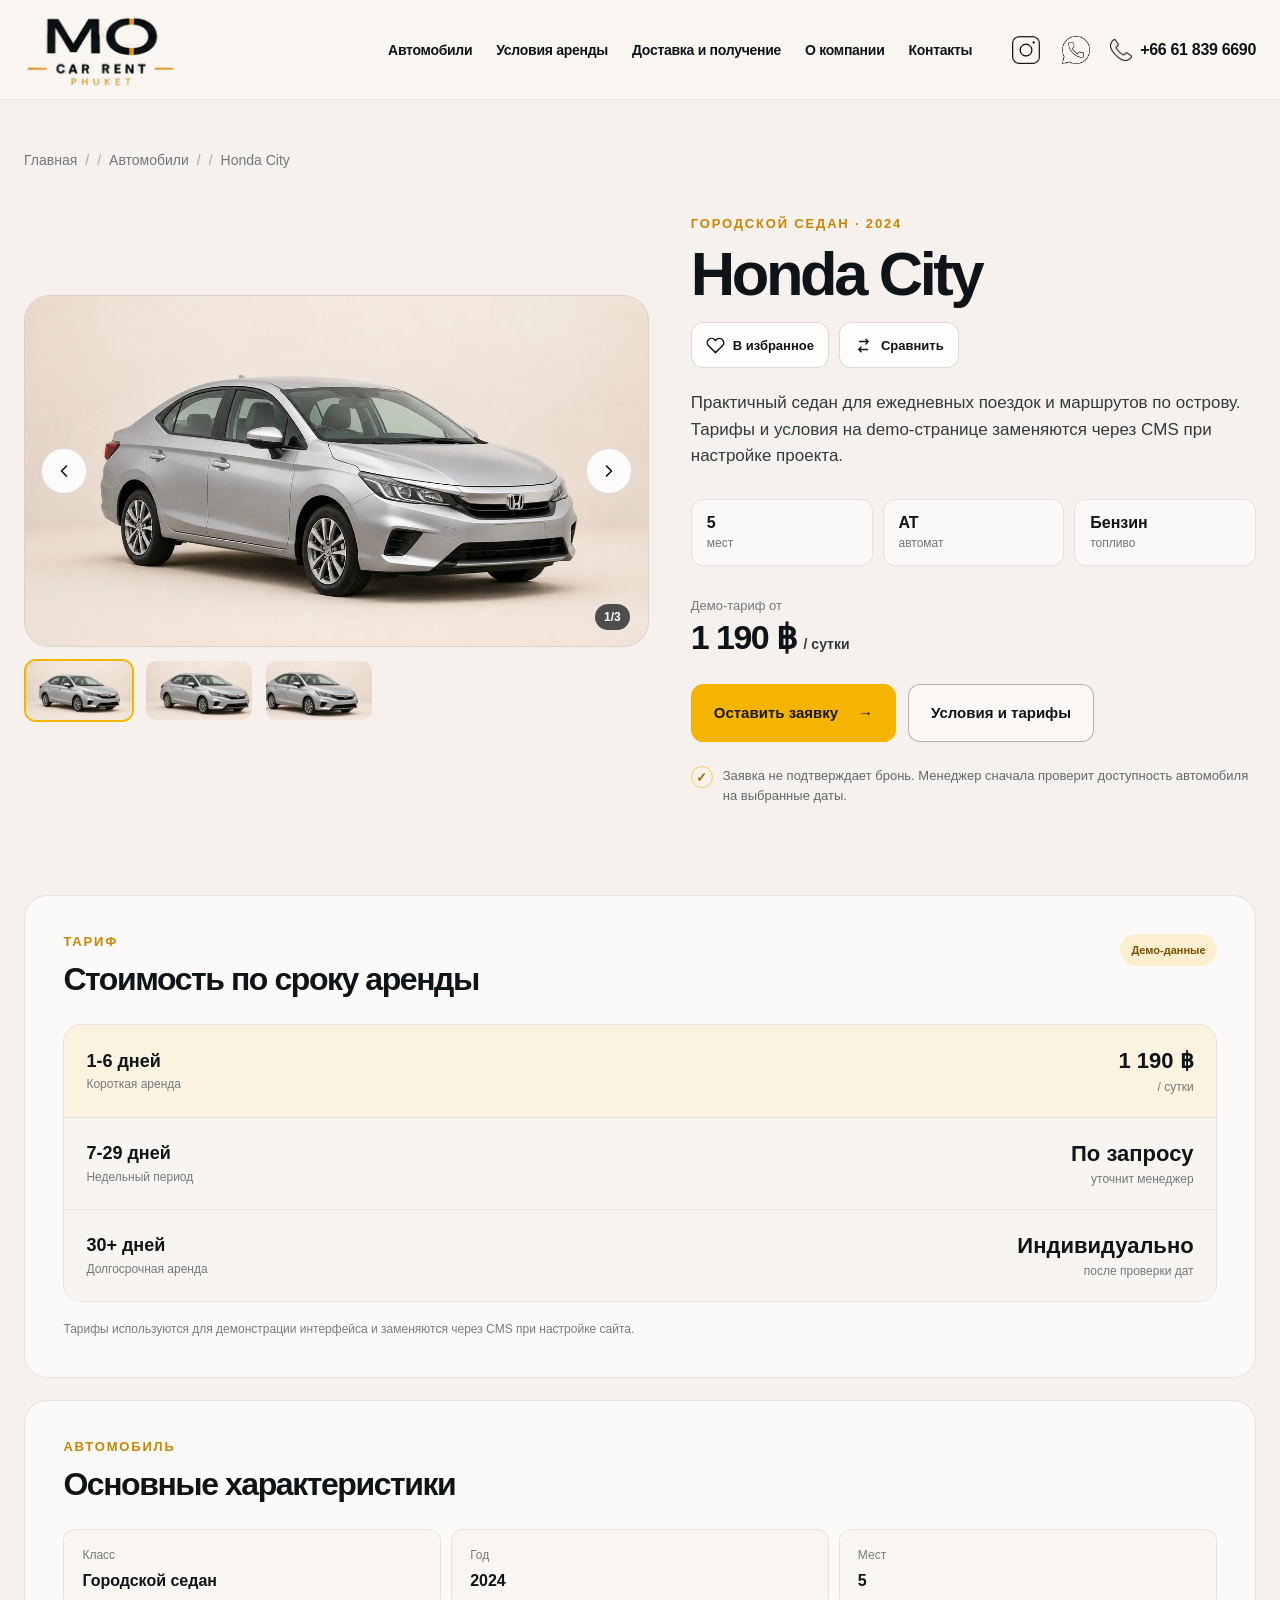
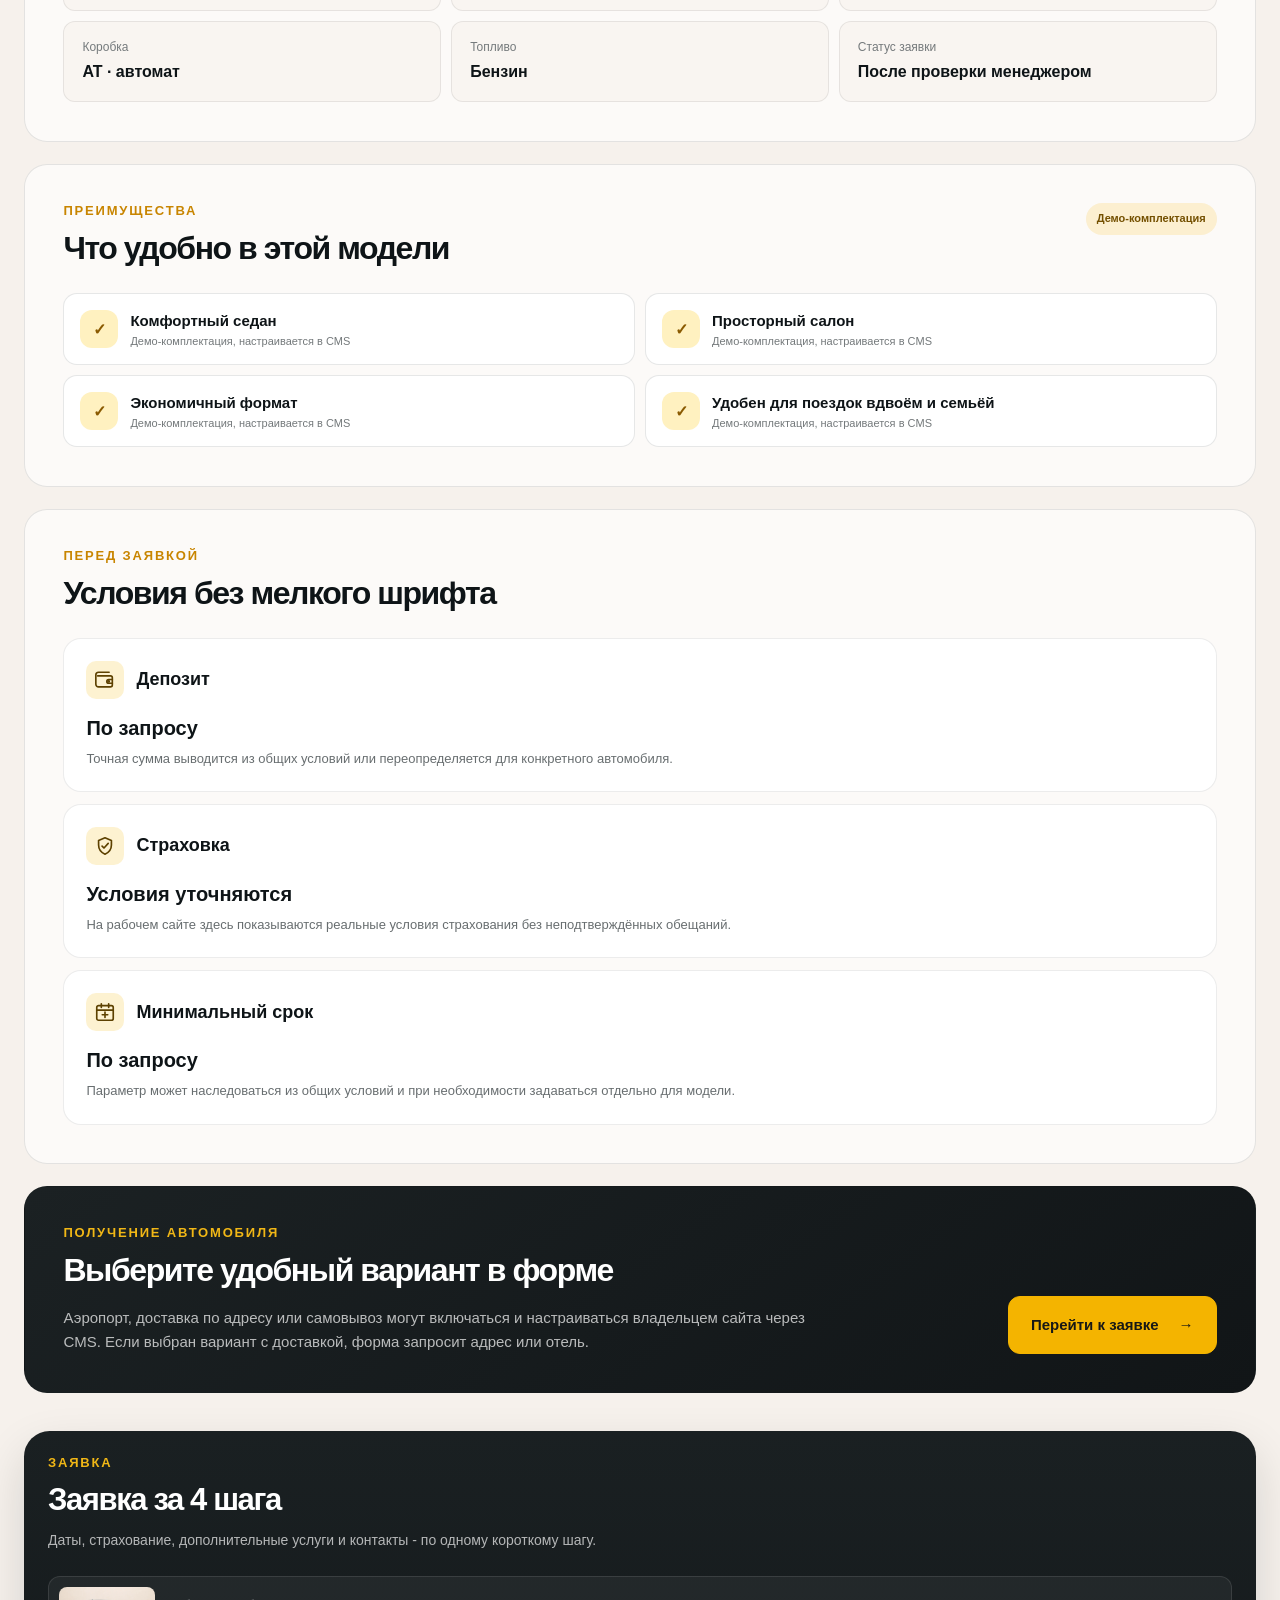
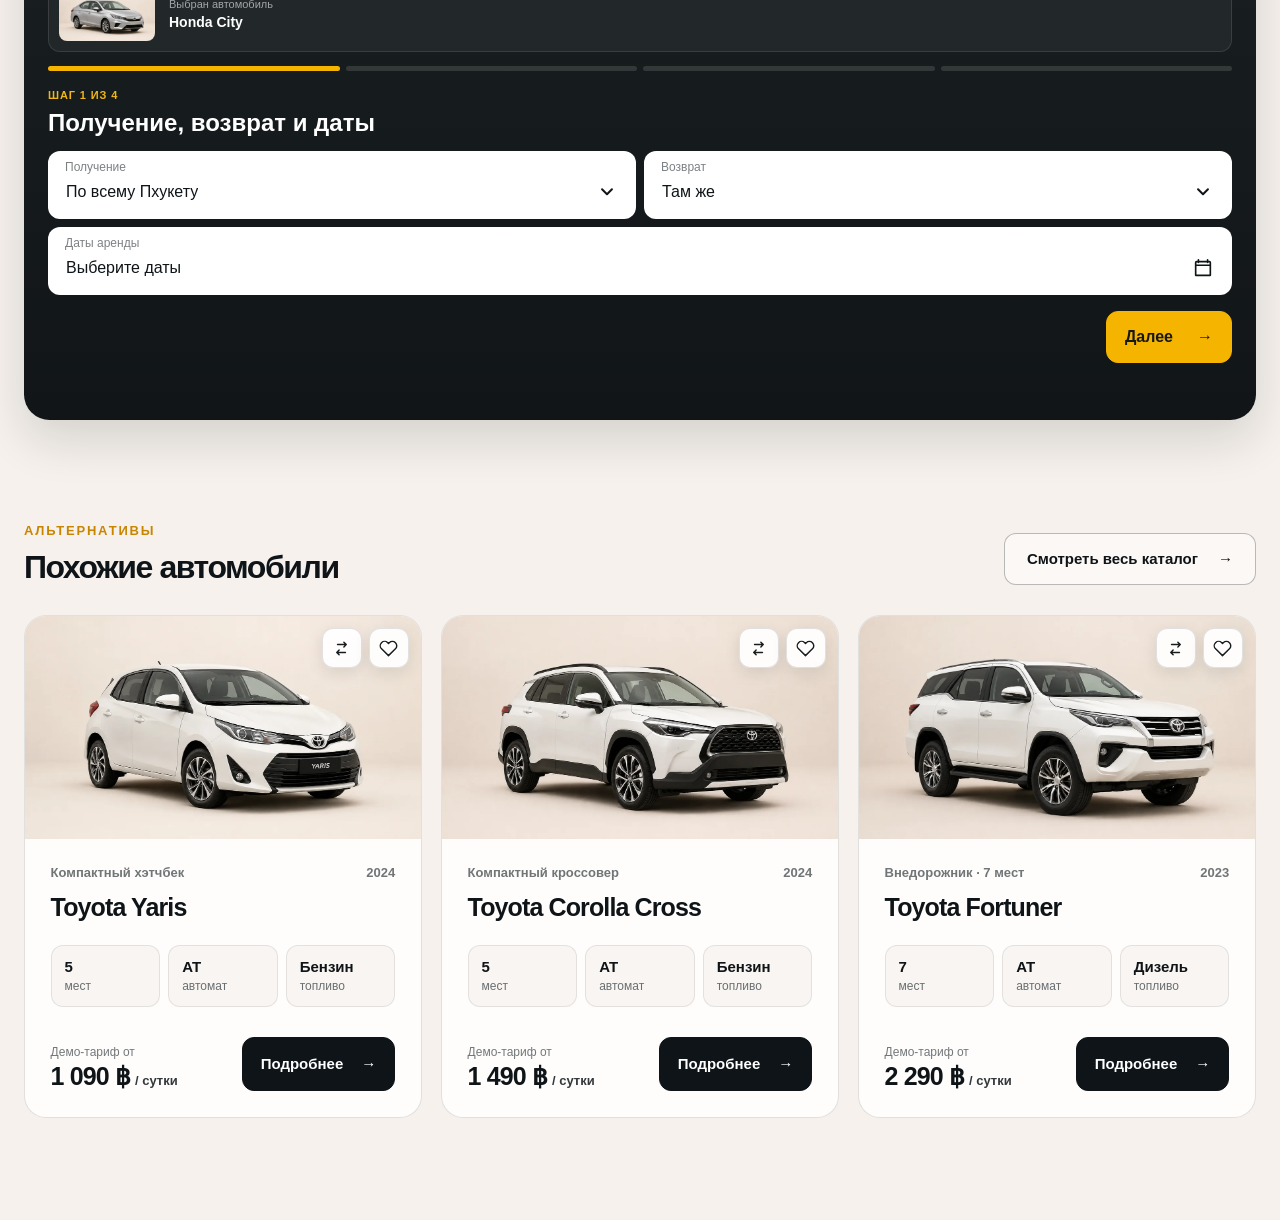
<file: cars/honda-city/index.html>
<!DOCTYPE html>

<html lang="ru">
<head>
<meta charset="utf-8"/>
<meta content="width=device-width, initial-scale=1" name="viewport"/>
<title>Honda City - demo car single</title>
<meta content="Демонстрационная страница автомобиля Honda City: тариф, характеристики, условия и гибридная форма заявки." name="description"/>
<link href="../../assets/style.css" rel="stylesheet"/>
<link href="../../assets/catalog.css" rel="stylesheet"/>
<link href="../../assets/catalog-page.css" rel="stylesheet"/><link href="../../assets/car-single.css" rel="stylesheet"/>
<script defer="" src="../../assets/main.js"></script>
<script defer="" src="../../assets/car-single.js"></script>
</head>
<body>
<a class="skip-link" href="#main-content">Перейти к содержимому</a>
<header class="site-header">
<div class="container site-header__container">
<div class="site-header__inner">
<a aria-label="MO Car Rent Phuket - перейти на главную" class="brand" href="../../#hero">
<img alt="MO Car Rent Phuket" decoding="async" height="72" src="../../assets/logo.png" width="164"/>
</a>
<nav aria-label="Основная навигация" class="main-nav" data-main-nav="" id="main-navigation">
<ul class="main-nav__list">
<li><a class="main-nav__link" href="../">Автомобили</a></li>
<li><a class="main-nav__link" href="../../#terms">Условия аренды</a></li>
<li><a class="main-nav__link" href="../../#delivery">Доставка и получение</a></li>
<li><a class="main-nav__link" href="../../#about">О компании</a></li>
<li><a class="main-nav__link" href="../../#contacts">Контакты</a></li>
</ul>
</nav>
<ul aria-label="Контакты и социальные сети" class="header-contacts">
<li><a aria-label="Instagram" class="header-contacts__icon" href="https://www.instagram.com/mocarrent_phuket" rel="noopener" target="_blank"><img alt="" aria-hidden="true" height="28" src="../../assets/icon-instagram.png" width="28"/></a></li>
<li><a aria-label="WhatsApp" class="header-contacts__icon" href="https://wa.me/66618396690" rel="noopener" target="_blank"><img alt="" aria-hidden="true" height="30" src="../../assets/icon-whatsapp.png" width="30"/></a></li>
<li><a aria-label="Позвонить: +66 61 839 6690" class="header-contacts__phone" href="tel:+66618396690"><img alt="" aria-hidden="true" height="22" src="../../assets/icon-phone.png" width="22"/><span>+66 61 839 6690</span></a></li>
</ul>
<button aria-controls="main-navigation" aria-expanded="false" aria-label="Открыть меню" class="menu-toggle" data-menu-toggle="" type="button">
<span aria-hidden="true" class="menu-toggle__line"></span>
<span aria-hidden="true" class="menu-toggle__line"></span>
<span aria-hidden="true" class="menu-toggle__line"></span>
</button>
</div>
</div>
</header>
<main class="main" id="main-content">
<article class="car-single" data-car-single="">
<div class="container">
<nav aria-label="Хлебные крошки" class="breadcrumbs car-single__breadcrumbs">
<ol class="breadcrumbs__list">
<li><a href="../../">Главная</a></li>
<li><a href="../">Автомобили</a></li>
<li aria-current="page">Honda City</li>
</ol>
</nav>
<div class="car-single__hero">
<div class="car-single__visual">
<div class="vehicle-gallery" data-vehicle-gallery="">
<div class="vehicle-gallery__stage">
<button aria-label="Предыдущее фото" class="vehicle-gallery__nav vehicle-gallery__nav--prev" data-gallery-prev="" type="button"><svg aria-hidden="true" viewbox="0 0 24 24"><path d="m15 18-6-6 6-6"></path></svg></button>
<div class="vehicle-gallery__slides">
<picture data-gallery-slide=""><source srcset="../../assets/img/catalog/honda-city-01.webp" type="image/webp"/><img alt="Honda City - фото 1" decoding="async" fetchpriority="high" height="675" src="../../assets/img/catalog/honda-city-01.jpg" width="1200"/></picture>
<picture data-gallery-slide="" hidden=""><source srcset="../../assets/img/catalog/honda-city-02.webp" type="image/webp"/><img alt="Honda City - фото 2" decoding="async" height="675" loading="lazy" src="../../assets/img/catalog/honda-city-02.jpg" width="1200"/></picture>
<picture data-gallery-slide="" hidden=""><source srcset="../../assets/img/catalog/honda-city-03.webp" type="image/webp"/><img alt="Honda City - фото 3" decoding="async" height="675" loading="lazy" src="../../assets/img/catalog/honda-city-03.jpg" width="1200"/></picture>
</div>
<button aria-label="Следующее фото" class="vehicle-gallery__nav vehicle-gallery__nav--next" data-gallery-next="" type="button"><svg aria-hidden="true" viewbox="0 0 24 24"><path d="m9 18 6-6-6-6"></path></svg></button>
<span class="vehicle-gallery__counter" data-gallery-counter="">1/3</span>
</div>
<div aria-label="Фотографии автомобиля" class="vehicle-gallery__thumbs">
<button data-gallery-thumb="" type="button"><img alt="" src="../../assets/img/catalog/honda-city-01.webp"/></button>
<button data-gallery-thumb="" type="button"><img alt="" src="../../assets/img/catalog/honda-city-02.webp"/></button>
<button data-gallery-thumb="" type="button"><img alt="" src="../../assets/img/catalog/honda-city-03.webp"/></button>
</div>
</div>
</div>
<div class="car-single__summary">
<p class="car-single__eyebrow">Городской седан · 2024</p>
<h1 class="car-single__title">Honda City</h1><div class="vehicle-actions" data-car-id="honda-city" data-car-title="Honda City" data-car-url="./" data-fuel-label="petrol" data-price-label="1190 ฿ / сутки" data-seats="5">
<button aria-pressed="false" class="vehicle-action" data-favorite-car="honda-city" type="button"><svg aria-hidden="true" viewbox="0 0 24 24"><path d="M20.8 4.6a5.5 5.5 0 0 0-7.8 0L12 5.6l-1-1a5.5 5.5 0 0 0-7.8 7.8l1 1L12 21l7.8-7.6 1-1a5.5 5.5 0 0 0 0-7.8Z"></path></svg><span>В избранное</span></button>
<button aria-pressed="false" class="vehicle-action" data-compare-car="honda-city" type="button"><svg aria-hidden="true" viewbox="0 0 24 24"><path d="M7 7h11m0 0-3-3m3 3-3 3M17 17H6m0 0 3 3m-3-3 3-3"></path></svg><span>Сравнить</span></button>
</div>
<p class="car-single__lead">Практичный седан для ежедневных поездок и маршрутов по острову. Тарифы и условия на demo-странице заменяются через CMS при настройке проекта.</p>
<ul aria-label="Основные характеристики" class="car-single__quick-specs">
<li><strong>5</strong><span>мест</span></li>
<li><strong>AT</strong><span>автомат</span></li>
<li><strong>Бензин</strong><span>топливо</span></li>
</ul>
<div class="car-single__hero-price">
<span>Демо-тариф от</span>
<div><strong>1 190 ฿</strong><span>/ сутки</span></div>
</div>
<div class="car-single__hero-actions">
<a class="car-single__primary-cta" href="#booking">Оставить заявку <span aria-hidden="true">→</span></a>
<a class="car-single__secondary-cta" href="#rental-info">Условия и тарифы</a>
</div>
<p class="car-single__pending-note">
<span aria-hidden="true">✓</span>
              Заявка не подтверждает бронь. Менеджер сначала проверит доступность автомобиля на выбранные даты.
            </p>
</div>
</div>
<div class="car-single__content" id="rental-info">
<div class="car-single__details">
<section aria-labelledby="tariff-title" class="single-panel tariff-panel">
<div class="single-panel__head">
<div>
<p class="single-panel__eyebrow">Тариф</p>
<h2 id="tariff-title">Стоимость по сроку аренды</h2>
</div>
<span class="single-panel__demo">Демо-данные</span>
</div>
<div aria-label="Демонстрационные тарифы" class="tariff-table" role="table">
<div class="tariff-table__row tariff-table__row--featured" role="row">
<div role="cell"><strong>1-6 дней</strong><span>Короткая аренда</span></div>
<div role="cell"><strong>1 190 ฿</strong><span>/ сутки</span></div>
</div>
<div class="tariff-table__row" role="row">
<div role="cell"><strong>7-29 дней</strong><span>Недельный период</span></div>
<div role="cell"><strong>По запросу</strong><span>уточнит менеджер</span></div>
</div>
<div class="tariff-table__row" role="row">
<div role="cell"><strong>30+ дней</strong><span>Долгосрочная аренда</span></div>
<div role="cell"><strong>Индивидуально</strong><span>после проверки дат</span></div>
</div>
</div>
<p class="single-panel__note">Тарифы используются для демонстрации интерфейса и заменяются через CMS при настройке сайта.</p>
</section>
<section aria-labelledby="specs-title" class="single-panel specs-panel">
<div class="single-panel__head">
<div>
<p class="single-panel__eyebrow">Автомобиль</p>
<h2 id="specs-title">Основные характеристики</h2>
</div>
</div>
<dl class="specs-grid">
<div><dt>Класс</dt><dd>Городской седан</dd></div>
<div><dt>Год</dt><dd>2024</dd></div>
<div><dt>Мест</dt><dd>5</dd></div>
<div><dt>Коробка</dt><dd>AT · автомат</dd></div>
<div><dt>Топливо</dt><dd>Бензин</dd></div>
<div><dt>Статус заявки</dt><dd>После проверки менеджером</dd></div>
</dl>
</section><section aria-labelledby="advantages-title-honda-city" class="single-panel advantages-panel">
<div class="single-panel__head"><div><p class="single-panel__eyebrow">Преимущества</p><h2 id="advantages-title-honda-city">Что удобно в этой модели</h2></div><span class="single-panel__demo">Демо-комплектация</span></div>
<ul class="advantages-grid"><li><span aria-hidden="true" class="advantage-card__icon">✓</span><strong>Комфортный седан</strong><span>Демо-комплектация, настраивается в CMS</span></li><li><span aria-hidden="true" class="advantage-card__icon">✓</span><strong>Просторный салон</strong><span>Демо-комплектация, настраивается в CMS</span></li><li><span aria-hidden="true" class="advantage-card__icon">✓</span><strong>Экономичный формат</strong><span>Демо-комплектация, настраивается в CMS</span></li><li><span aria-hidden="true" class="advantage-card__icon">✓</span><strong>Удобен для поездок вдвоём и семьёй</strong><span>Демо-комплектация, настраивается в CMS</span></li></ul>
</section>
<section aria-labelledby="trust-title" class="single-panel trust-panel">
<div class="single-panel__head">
<div>
<p class="single-panel__eyebrow">Перед заявкой</p>
<h2 id="trust-title">Условия без мелкого шрифта</h2>
</div>
</div>
<div class="trust-grid">
<article class="trust-card">
<span aria-hidden="true" class="trust-card__icon"><svg focusable="false" viewbox="0 0 24 24"><path d="M4 7.5h14a2 2 0 0 1 2 2v8a2 2 0 0 1-2 2H5a3 3 0 0 1-3-3v-10a3 3 0 0 1 3-3h11.5"></path><path d="M20 11.5h-4a2 2 0 0 0 0 4h4"></path><circle cx="16" cy="13.5" r=".7"></circle></svg></span>
<h3>Депозит</h3>
<strong>По запросу</strong>
<p>Точная сумма выводится из общих условий или переопределяется для конкретного автомобиля.</p>
</article>
<article class="trust-card">
<span aria-hidden="true" class="trust-card__icon"><svg focusable="false" viewbox="0 0 24 24"><path d="M12 3 19 6v5c0 4.6-2.8 8.1-7 10-4.2-1.9-7-5.4-7-10V6l7-3Z"></path><path d="m8.8 12.1 2.1 2.1 4.6-5"></path></svg></span>
<h3>Страховка</h3>
<strong>Условия уточняются</strong>
<p>На рабочем сайте здесь показываются реальные условия страхования без неподтверждённых обещаний.</p>
</article>
<article class="trust-card">
<span aria-hidden="true" class="trust-card__icon"><svg focusable="false" viewbox="0 0 24 24"><rect height="16" rx="2" width="18" x="3" y="5"></rect><path d="M8 3v4M16 3v4M3 10h18"></path><path d="M9 15h6M12 12v6"></path></svg></span>
<h3>Минимальный срок</h3>
<strong>По запросу</strong>
<p>Параметр может наследоваться из общих условий и при необходимости задаваться отдельно для модели.</p>
</article>
</div>
</section>
<section aria-labelledby="pickup-title" class="single-panel pickup-panel">
<div class="pickup-panel__content">
<p class="single-panel__eyebrow">Получение автомобиля</p>
<h2 id="pickup-title">Выберите удобный вариант в форме</h2>
<p>Аэропорт, доставка по адресу или самовывоз могут включаться и настраиваться владельцем сайта через CMS. Если выбран вариант с доставкой, форма запросит адрес или отель.</p>
</div>
<a class="pickup-panel__link" href="#booking">Перейти к заявке <span aria-hidden="true">→</span></a>
</section>
</div>
<aside aria-labelledby="booking-title" class="booking-card" id="booking">
<div class="booking-card__head">
<p class="single-panel__eyebrow">Заявка</p>
<h2 id="booking-title">Заявка за 4 шага</h2>
<p>Даты, страхование, дополнительные услуги и контакты - по одному короткому шагу.</p>
</div>
<div class="booking-card__form-shell"><form class="car-booking car-quiz" data-car-booking-form="" data-demo="" novalidate="">
<input name="car" type="hidden" value="Honda City"/><input data-phone-full="" name="phone" type="hidden"/>
<div class="car-booking__selected"><picture><source srcset="../../assets/img/catalog/honda-city.webp" type="image/webp"/><img alt="" decoding="async" height="135" loading="lazy" src="../../assets/img/catalog/honda-city.jpg" width="240"/></picture><div><span>Выбран автомобиль</span><strong>Honda City</strong></div></div>
<div aria-label="Шаги заявки" class="quiz-progress"><span class="is-active" data-quiz-progress="">1</span><span data-quiz-progress="">2</span><span data-quiz-progress="">3</span><span data-quiz-progress="">4</span></div>
<section class="quiz-step" data-quiz-step="">
<div class="quiz-step__head"><span>Шаг 1 из 4</span><h3>Получение, возврат и даты</h3></div>
<div class="car-rental-search catalog-search" data-rental-search="">
<div class="catalog-search__mainrow">
<div class="catalog-search__field" data-place-field="pickup">
<span class="catalog-search__label">Получение</span>
<button aria-expanded="false" aria-haspopup="listbox" class="catalog-search__trigger" data-place-trigger="pickup" type="button">
<span data-place-value="pickup">По всему Пхукету</span>
<svg aria-hidden="true" class="catalog-search__trigger-icon" viewbox="0 0 20 20"><path d="m5.5 7.5 4.5 4.5 4.5-4.5"></path></svg>
</button>
<div class="catalog-popover catalog-place" data-place-popover="pickup" hidden="">
<div class="catalog-place__mobile-head">
<div><span>Получение</span><strong>Выберите место</strong></div>
<button aria-label="Закрыть выбор места получения" class="catalog-place__close" data-close-place="" type="button"><svg aria-hidden="true" viewbox="0 0 24 24"><path d="M6 6l12 12M18 6 6 18"></path></svg></button>
</div>
<div class="catalog-place__title">Где получить автомобиль?</div>
<button data-label="По всему Пхукету" data-place-option="pickup" data-value="all" type="button">По всему Пхукету</button><button data-label="Доставка по Пхукету" data-place-option="pickup" data-value="delivery" type="button">Доставка по Пхукету</button><button data-label="Получение в офисе" data-place-option="pickup" data-value="office" type="button">Получение в офисе</button><button data-label="Аэропорт Пхукета" data-place-option="pickup" data-value="airport" type="button">Аэропорт Пхукета</button><button data-label="Патонг" data-place-option="pickup" data-value="patong" type="button">Патонг</button><button data-label="Ката / Карон" data-place-option="pickup" data-value="kata-karon" type="button">Ката / Карон</button><button data-label="Раваи / Най Харн" data-place-option="pickup" data-value="rawai" type="button">Раваи / Най Харн</button>
</div>
<input data-place-input="pickup" name="pickup" type="hidden" value="all"/>
</div>
<div class="catalog-search__field" data-place-field="return">
<span class="catalog-search__label">Возврат</span>
<button aria-expanded="false" aria-haspopup="listbox" class="catalog-search__trigger" data-place-trigger="return" type="button">
<span data-place-value="return">Там же</span>
<svg aria-hidden="true" class="catalog-search__trigger-icon" viewbox="0 0 20 20"><path d="m5.5 7.5 4.5 4.5 4.5-4.5"></path></svg>
</button>
<div class="catalog-popover catalog-place" data-place-popover="return" hidden="">
<div class="catalog-place__mobile-head">
<div><span>Возврат</span><strong>Выберите место</strong></div>
<button aria-label="Закрыть выбор места возврата" class="catalog-place__close" data-close-place="" type="button"><svg aria-hidden="true" viewbox="0 0 24 24"><path d="M6 6l12 12M18 6 6 18"></path></svg></button>
</div>
<div class="catalog-place__title">Где вернуть автомобиль?</div>
<button data-label="Там же" data-place-option="return" data-value="same" type="button">Там же</button><button data-label="Аэропорт Пхукета" data-place-option="return" data-value="airport" type="button">Аэропорт Пхукета</button><button data-label="Патонг" data-place-option="return" data-value="patong" type="button">Патонг</button><button data-label="Ката / Карон" data-place-option="return" data-value="kata-karon" type="button">Ката / Карон</button><button data-label="Раваи / Най Харн" data-place-option="return" data-value="rawai" type="button">Раваи / Най Харн</button>
</div>
<input data-place-input="return" name="return" type="hidden" value="same"/>
</div>
<div class="catalog-search__field catalog-search__field--dates" data-rental-date-field="">
<span class="catalog-search__label">Даты аренды</span>
<button aria-expanded="false" aria-haspopup="dialog" class="catalog-search__trigger" data-date-range-trigger="" type="button">
<span data-date-range-value="">Выберите даты</span>
<svg aria-hidden="true" class="catalog-search__trigger-icon" viewbox="0 0 24 24"><path d="M7 3v3m10-3v3M4 9h16M5 5h14a1 1 0 0 1 1 1v14H4V6a1 1 0 0 1 1-1Z"></path></svg>
</button>
<div class="catalog-popover catalog-calendar" data-date-popover="" hidden="">
<div class="catalog-calendar__top">
<button aria-label="Предыдущий месяц" class="catalog-calendar__nav" data-calendar-prev="" type="button"><svg aria-hidden="true" viewbox="0 0 24 24"><path d="m15 18-6-6 6-6"></path></svg></button>
<strong>Выберите даты аренды</strong>
<button aria-label="Следующий месяц" class="catalog-calendar__nav" data-calendar-next="" type="button"><svg aria-hidden="true" viewbox="0 0 24 24"><path d="m9 6 6 6-6 6"></path></svg></button>
</div>
<div class="catalog-calendar__months" data-calendar-months=""></div>
<div class="catalog-calendar__footer">
<div><span>Период</span><strong data-calendar-summary="">Дата получения → дата возврата</strong></div>
<button class="catalog-calendar__done" data-calendar-done="" type="button">Готово</button>
</div>
</div>
<input data-pickup-date="" name="pickup_date" type="hidden"/>
<input data-return-date="" name="return_date" type="hidden"/>
</div>
</div>
<p class="car-rental-search__error" data-rental-search-error="" hidden="">Выберите даты аренды.</p>
</div>
<div class="car-booking__field" data-delivery-address-field="" hidden="">
<label>Адрес или отель</label>
<div class="car-booking__control"><input autocomplete="street-address" name="delivery_address" placeholder="Название отеля или адрес" type="text"/></div>
</div>
<div class="quiz-step__nav"><button class="quiz-next" data-quiz-next="" type="button">Далее <span>→</span></button></div>
</section>
<section class="quiz-step" data-quiz-step="" hidden="">
<div class="quiz-step__head"><span>Шаг 2 из 4</span><h3>Страхование</h3><p>Выберите вариант для заявки. Реальные покрытия и стоимость задаются владельцем сайта.</p></div>
<div class="choice-cards"><label class="choice-card"><input checked="" name="insurance" type="radio" value="standard"/><span><strong>Стандарт</strong><small>Базовая опция</small><em>условия уточняются</em></span></label><label class="choice-card"><input name="insurance" type="radio" value="extended"/><span><strong>Расширенная</strong><small>Дополнительная защита</small><em>условия уточняются</em></span></label><label class="choice-card"><input name="insurance" type="radio" value="manager"/><span><strong>Поможет менеджер</strong><small>Выбрать после заявки</small><em>без выбора сейчас</em></span></label></div>
<div class="quiz-step__nav"><button class="quiz-back" data-quiz-prev="" type="button">← Назад</button><button class="quiz-next" data-quiz-next="" type="button">Далее <span>→</span></button></div>
</section>
<section class="quiz-step" data-quiz-step="" hidden="">
<div class="quiz-step__head"><span>Шаг 3 из 4</span><h3>Дополнительные услуги</h3><p>Можно выбрать несколько. Наличие и стоимость подтверждает менеджер.</p></div>
<div class="extra-options"><label><input name="extras" type="checkbox" value="child-seat"/><span><strong>Детское кресло</strong><small>По запросу</small></span></label><label><input name="extras" type="checkbox" value="booster"/><span><strong>Бустер</strong><small>По запросу</small></span></label><label><input name="extras" type="checkbox" value="south-provinces"/><span><strong>Выезд в южные провинции</strong><small>Требует согласования</small></span></label><label><input name="extras" type="checkbox" value="islands"/><span><strong>Выезд на острова</strong><small>Требует согласования</small></span></label></div>
<div class="quiz-step__nav"><button class="quiz-back" data-quiz-prev="" type="button">← Назад</button><button class="quiz-next" data-quiz-next="" type="button">Далее <span>→</span></button></div>
</section>
<section class="quiz-step" data-quiz-step="" hidden="">
<div class="quiz-step__head"><span>Шаг 4 из 4</span><h3>Контакты</h3></div>
<div class="car-booking__field"><label>Имя</label><div class="car-booking__control"><input autocomplete="name" name="customer_name" placeholder="Как к вам обращаться" required="" type="text"/></div></div>
<div class="phone-composer"><div class="car-booking__field phone-composer__country"><label>Код страны</label><div class="car-booking__control car-booking__control--select"><select aria-label="Код страны" data-phone-country=""><option value="66">🇹🇭 +66</option><option value="7">🇷🇺 +7</option><option value="1">🇺🇸 +1</option><option value="44">🇬🇧 +44</option><option value="49">🇩🇪 +49</option><option value="33">🇫🇷 +33</option><option value="971">🇦🇪 +971</option><option value="31">🇳🇱 +31</option><option value="34">🇪🇸 +34</option><option value="39">🇮🇹 +39</option><option value="41">🇨🇭 +41</option><option value="420">🇨🇿 +420</option><option value="90">🇹🇷 +90</option><option value="62">🇮🇩 +62</option><option value="65">🇸🇬 +65</option><option value="86">🇨🇳 +86</option><option value="81">🇯🇵 +81</option><option value="82">🇰🇷 +82</option><option value="94">🇱🇰 +94</option><option value="27">🇿🇦 +27</option></select><svg aria-hidden="true" viewbox="0 0 20 20"><path d="m5.5 7.5 4.5 4.5 4.5-4.5"></path></svg></div></div><div class="car-booking__field"><label>Номер телефона</label><div class="car-booking__control"><input autocomplete="tel-national" data-phone-local="" inputmode="tel" placeholder="61 839 6690" required="" type="tel"/></div></div></div>
<fieldset class="messenger-field"><legend>Какие мессенджеры доступны по этому номеру?</legend><label><input name="messengers" type="checkbox" value="whatsapp"/><span>WhatsApp</span></label><label><input name="messengers" type="checkbox" value="telegram"/><span>Telegram</span></label></fieldset>
<div class="car-booking__field"><label>Комментарий <span>необязательно</span></label><div class="car-booking__control"><textarea name="comment" placeholder="Рейс, пожелания или другой вопрос" rows="3"></textarea></div></div>
<label class="car-booking__consent"><input name="privacy" required="" type="checkbox"/><span>Согласен на обработку данных согласно <a href="../../privacy-policy/" rel="noopener" target="_blank">политике конфиденциальности</a>.</span></label>
<div class="quiz-step__nav"><button class="quiz-back" data-quiz-prev="" type="button">← Назад</button><button class="car-booking__submit" type="submit"><span>Отправить заявку</span><span aria-hidden="true">→</span></button></div>
<p class="car-booking__microcopy">После отправки автомобиль ещё не забронирован. Менеджер сначала проверит доступность.</p><p aria-live="polite" class="car-booking__status" data-car-booking-status="" role="status"></p>
</section>
</form>
<div aria-live="polite" class="booking-success" data-booking-success="" hidden="" role="status" tabindex="-1"><span aria-hidden="true" class="booking-success__icon">✓</span><h3>Заявка принята</h3><p>Доступность автомобиля пока не подтверждена. Менеджер проверит даты и свяжется с вами.</p></div></div>
</aside>
</div>
<section aria-labelledby="similar-title" class="similar-cars">
<div class="similar-cars__head">
<div>
<p class="single-panel__eyebrow">Альтернативы</p>
<h2 id="similar-title">Похожие автомобили</h2>
</div>
<a href="../">Смотреть весь каталог <span aria-hidden="true">→</span></a>
</div>
<div class="cars-preview__grid">
<article class="car-card catalog-car-card" data-car-id="toyota-yaris" data-car-title="Toyota Yaris" data-car-url="../toyota-yaris/" data-fuel-label="Бензин" data-price-label="1090 ฿ / сутки" data-seats="5">
<div class="car-card__media">
<picture class="car-card__picture">
<source srcset="../../assets/img/catalog/toyota-yaris.webp" type="image/webp"/>
<img alt="Toyota Yaris 2024" class="car-card__image" decoding="async" height="675" loading="lazy" src="../../assets/img/catalog/toyota-yaris.jpg" width="1200"/>
</picture>
<div class="car-card__tools">
<button aria-label="Добавить к сравнению" aria-pressed="false" data-compare-car="toyota-yaris" data-tooltip="Добавить к сравнению" type="button"><svg aria-hidden="true" viewbox="0 0 24 24"><path d="M7 7h11m0 0-3-3m3 3-3 3M17 17H6m0 0 3 3m-3-3 3-3"></path></svg></button>
<button aria-label="Добавить в избранное" aria-pressed="false" data-favorite-car="toyota-yaris" data-tooltip="Добавить в избранное" type="button"><svg aria-hidden="true" viewbox="0 0 24 24"><path d="M20.8 4.6a5.5 5.5 0 0 0-7.8 0L12 5.6l-1-1a5.5 5.5 0 0 0-7.8 7.8l1 1L12 21l7.8-7.6 1-1a5.5 5.5 0 0 0 0-7.8Z"></path></svg></button>
</div></div>
<div class="car-card__body">
<div class="car-card__meta"><span>Компактный хэтчбек</span><span>2024</span></div>
<h3 class="car-card__title" id="related-toyota-yaris-title">Toyota Yaris</h3>
<ul aria-label="Характеристики Toyota Yaris" class="car-card__specs">
<li class="car-card__spec"><strong>5</strong><span>мест</span></li>
<li class="car-card__spec"><strong>AT</strong><span>автомат</span></li>
<li class="car-card__spec"><strong>Бензин</strong><span>топливо</span></li>
</ul>
<div class="car-card__footer">
<div class="car-card__price">
<span class="car-card__price-label">Демо-тариф от</span>
<span class="car-card__price-line"><strong class="car-card__price-value">1 090 ฿</strong><span class="car-card__price-unit">/ сутки</span></span>
</div>
<a aria-label="Подробнее: Toyota Yaris" class="car-card__action" href="../toyota-yaris/"><span>Подробнее</span><span>→</span></a>
</div>
</div>
</article>
<article class="car-card catalog-car-card" data-car-id="toyota-corolla-cross" data-car-title="Toyota Corolla Cross" data-car-url="../toyota-corolla-cross/" data-fuel-label="Бензин" data-price-label="1490 ฿ / сутки" data-seats="5">
<div class="car-card__media">
<picture class="car-card__picture">
<source srcset="../../assets/img/catalog/toyota-corolla-cross.webp" type="image/webp"/>
<img alt="Toyota Corolla Cross 2024" class="car-card__image" decoding="async" height="675" loading="lazy" src="../../assets/img/catalog/toyota-corolla-cross.jpg" width="1200"/>
</picture>
<div class="car-card__tools">
<button aria-label="Добавить к сравнению" aria-pressed="false" data-compare-car="toyota-corolla-cross" data-tooltip="Добавить к сравнению" type="button"><svg aria-hidden="true" viewbox="0 0 24 24"><path d="M7 7h11m0 0-3-3m3 3-3 3M17 17H6m0 0 3 3m-3-3 3-3"></path></svg></button>
<button aria-label="Добавить в избранное" aria-pressed="false" data-favorite-car="toyota-corolla-cross" data-tooltip="Добавить в избранное" type="button"><svg aria-hidden="true" viewbox="0 0 24 24"><path d="M20.8 4.6a5.5 5.5 0 0 0-7.8 0L12 5.6l-1-1a5.5 5.5 0 0 0-7.8 7.8l1 1L12 21l7.8-7.6 1-1a5.5 5.5 0 0 0 0-7.8Z"></path></svg></button>
</div></div>
<div class="car-card__body">
<div class="car-card__meta"><span>Компактный кроссовер</span><span>2024</span></div>
<h3 class="car-card__title" id="related-toyota-corolla-cross-title">Toyota Corolla Cross</h3>
<ul aria-label="Характеристики Toyota Corolla Cross" class="car-card__specs">
<li class="car-card__spec"><strong>5</strong><span>мест</span></li>
<li class="car-card__spec"><strong>AT</strong><span>автомат</span></li>
<li class="car-card__spec"><strong>Бензин</strong><span>топливо</span></li>
</ul>
<div class="car-card__footer">
<div class="car-card__price">
<span class="car-card__price-label">Демо-тариф от</span>
<span class="car-card__price-line"><strong class="car-card__price-value">1 490 ฿</strong><span class="car-card__price-unit">/ сутки</span></span>
</div>
<a aria-label="Подробнее: Toyota Corolla Cross" class="car-card__action" href="../toyota-corolla-cross/"><span>Подробнее</span><span>→</span></a>
</div>
</div>
</article>
<article class="car-card catalog-car-card" data-car-id="toyota-fortuner" data-car-title="Toyota Fortuner" data-car-url="../toyota-fortuner/" data-fuel-label="Дизель" data-price-label="2290 ฿ / сутки" data-seats="7">
<div class="car-card__media">
<picture class="car-card__picture">
<source srcset="../../assets/img/catalog/toyota-fortuner.webp" type="image/webp"/>
<img alt="Toyota Fortuner 2023" class="car-card__image" decoding="async" height="675" loading="lazy" src="../../assets/img/catalog/toyota-fortuner.jpg" width="1200"/>
</picture>
<div class="car-card__tools">
<button aria-label="Добавить к сравнению" aria-pressed="false" data-compare-car="toyota-fortuner" data-tooltip="Добавить к сравнению" type="button"><svg aria-hidden="true" viewbox="0 0 24 24"><path d="M7 7h11m0 0-3-3m3 3-3 3M17 17H6m0 0 3 3m-3-3 3-3"></path></svg></button>
<button aria-label="Добавить в избранное" aria-pressed="false" data-favorite-car="toyota-fortuner" data-tooltip="Добавить в избранное" type="button"><svg aria-hidden="true" viewbox="0 0 24 24"><path d="M20.8 4.6a5.5 5.5 0 0 0-7.8 0L12 5.6l-1-1a5.5 5.5 0 0 0-7.8 7.8l1 1L12 21l7.8-7.6 1-1a5.5 5.5 0 0 0 0-7.8Z"></path></svg></button>
</div></div>
<div class="car-card__body">
<div class="car-card__meta"><span>Внедорожник · 7 мест</span><span>2023</span></div>
<h3 class="car-card__title" id="related-toyota-fortuner-title">Toyota Fortuner</h3>
<ul aria-label="Характеристики Toyota Fortuner" class="car-card__specs">
<li class="car-card__spec"><strong>7</strong><span>мест</span></li>
<li class="car-card__spec"><strong>AT</strong><span>автомат</span></li>
<li class="car-card__spec"><strong>Дизель</strong><span>топливо</span></li>
</ul>
<div class="car-card__footer">
<div class="car-card__price">
<span class="car-card__price-label">Демо-тариф от</span>
<span class="car-card__price-line"><strong class="car-card__price-value">2 290 ฿</strong><span class="car-card__price-unit">/ сутки</span></span>
</div>
<a aria-label="Подробнее: Toyota Fortuner" class="car-card__action" href="../toyota-fortuner/"><span>Подробнее</span><span>→</span></a>
</div>
</div>
</article>
</div>
</section>
</div>
</article>
</main>
<script defer="True" src="../../assets/vehicle-tools.js"></script></body>
</html>
</file>
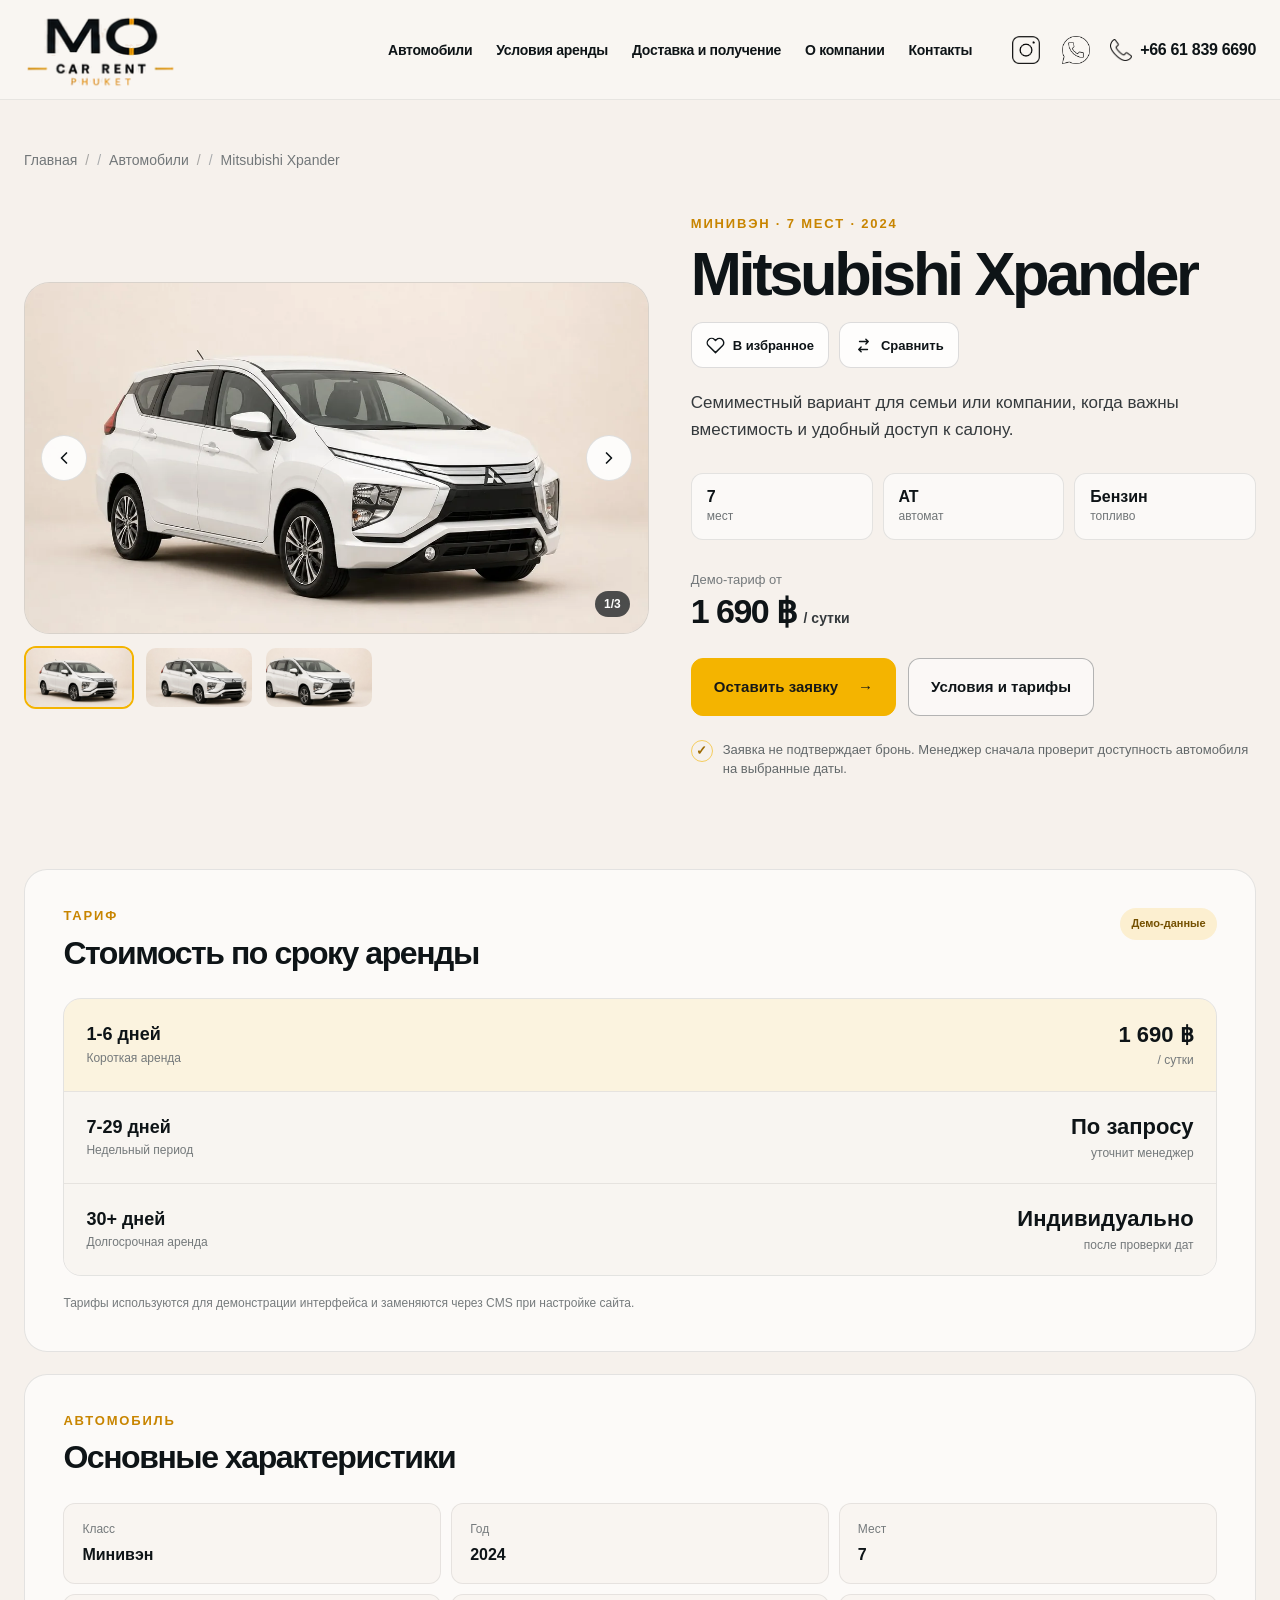
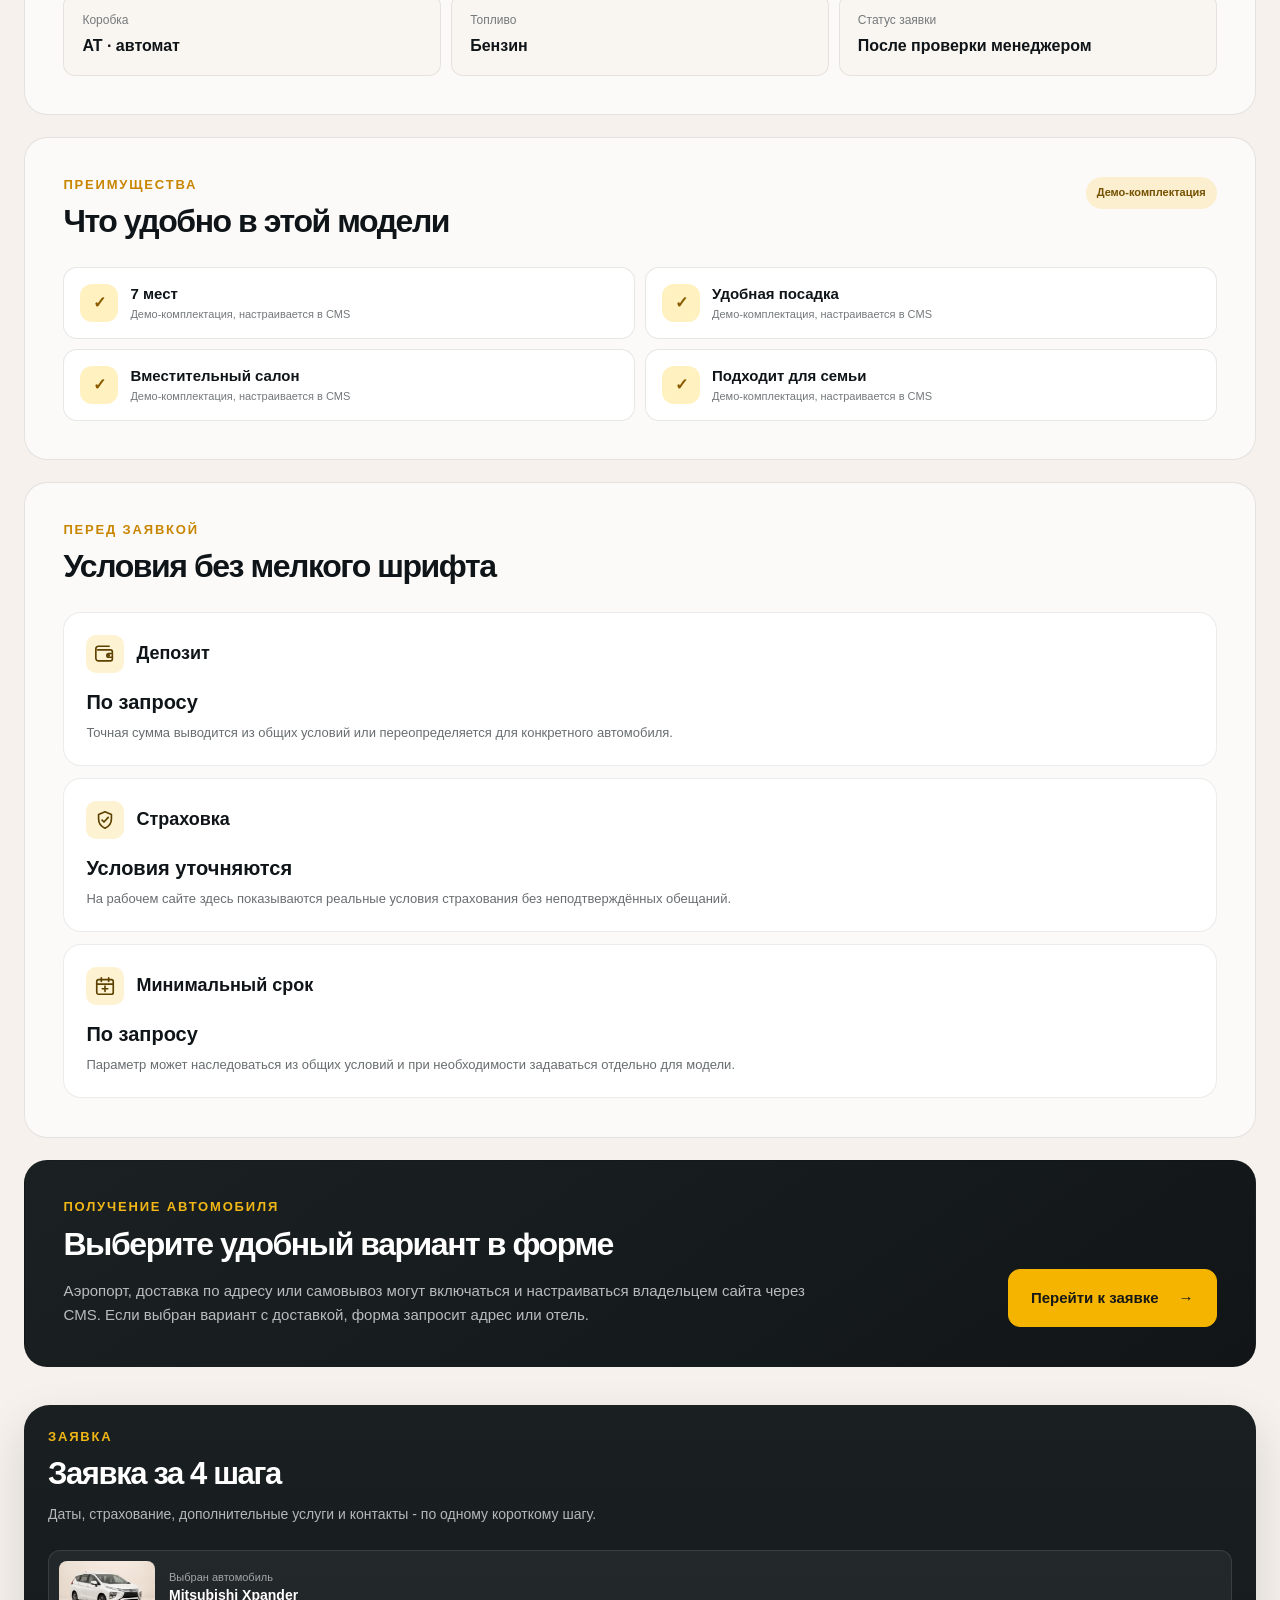
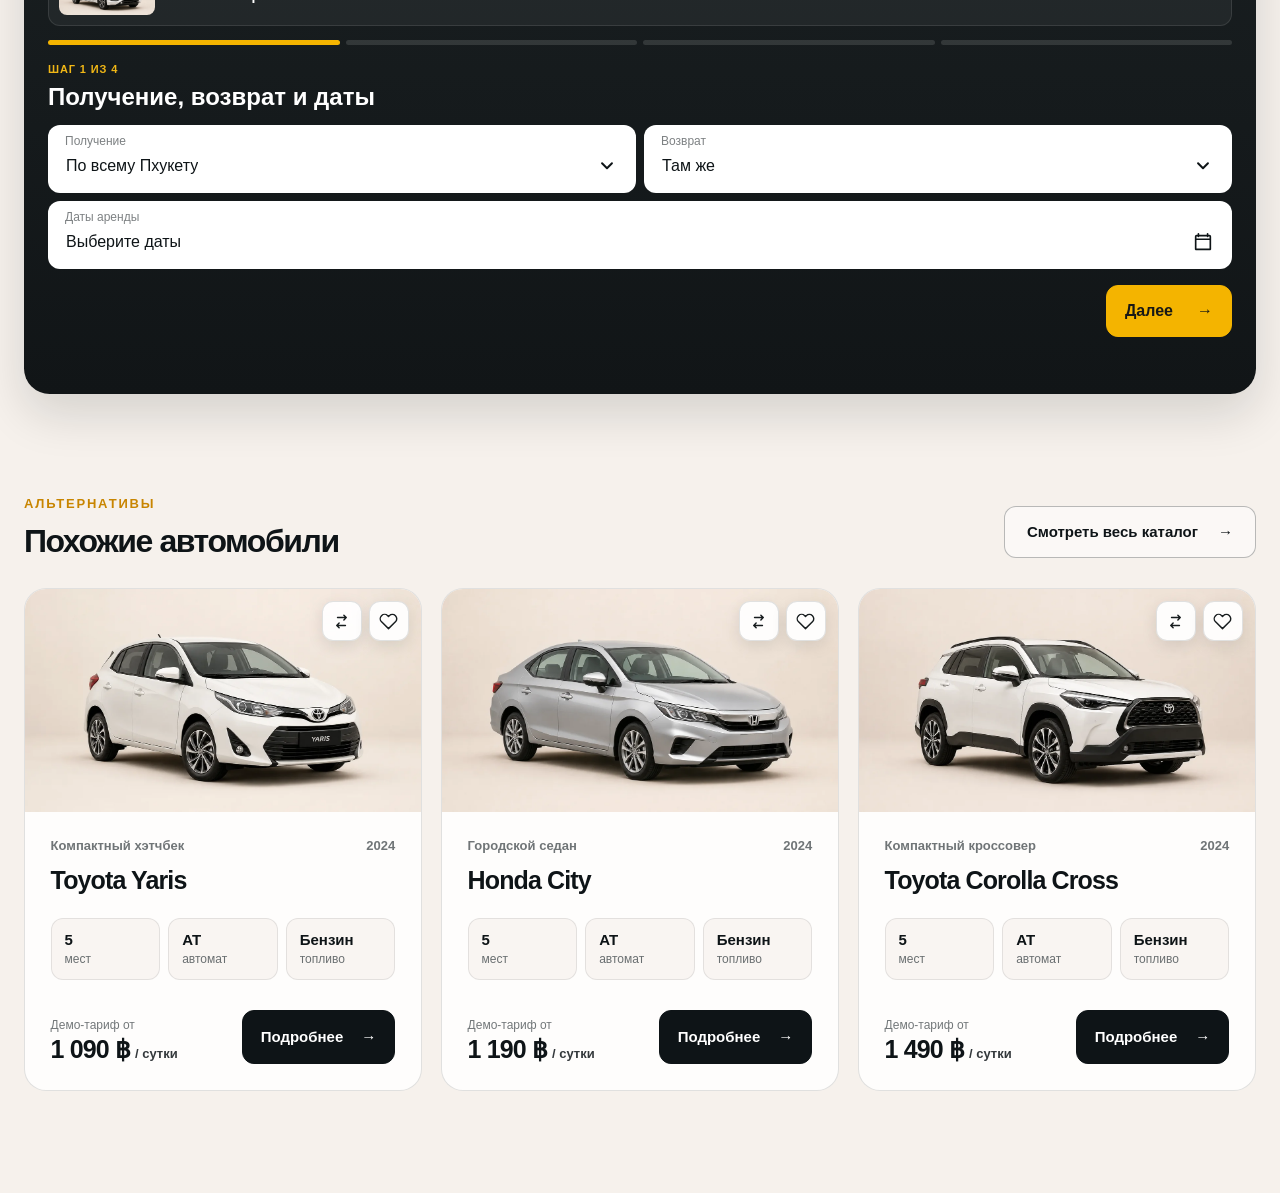
<file: cars/mitsubishi-xpander/index.html>
<!DOCTYPE html>

<html lang="ru">
<head>
<meta charset="utf-8"/>
<meta content="width=device-width, initial-scale=1" name="viewport"/>
<title>Mitsubishi Xpander - demo car single</title>
<meta content="Демонстрационная страница автомобиля Mitsubishi Xpander: тариф, характеристики, условия и гибридная форма заявки." name="description"/>
<link href="../../assets/style.css" rel="stylesheet"/>
<link href="../../assets/catalog.css" rel="stylesheet"/>
<link href="../../assets/catalog-page.css" rel="stylesheet"/><link href="../../assets/car-single.css" rel="stylesheet"/>
<script defer="" src="../../assets/main.js"></script>
<script defer="" src="../../assets/car-single.js"></script>
</head>
<body>
<a class="skip-link" href="#main-content">Перейти к содержимому</a>
<header class="site-header">
<div class="container site-header__container">
<div class="site-header__inner">
<a aria-label="MO Car Rent Phuket - перейти на главную" class="brand" href="../../#hero">
<img alt="MO Car Rent Phuket" decoding="async" height="72" src="../../assets/logo.png" width="164"/>
</a>
<nav aria-label="Основная навигация" class="main-nav" data-main-nav="" id="main-navigation">
<ul class="main-nav__list">
<li><a class="main-nav__link" href="../">Автомобили</a></li>
<li><a class="main-nav__link" href="../../#terms">Условия аренды</a></li>
<li><a class="main-nav__link" href="../../#delivery">Доставка и получение</a></li>
<li><a class="main-nav__link" href="../../#about">О компании</a></li>
<li><a class="main-nav__link" href="../../#contacts">Контакты</a></li>
</ul>
</nav>
<ul aria-label="Контакты и социальные сети" class="header-contacts">
<li><a aria-label="Instagram" class="header-contacts__icon" href="https://www.instagram.com/mocarrent_phuket" rel="noopener" target="_blank"><img alt="" aria-hidden="true" height="28" src="../../assets/icon-instagram.png" width="28"/></a></li>
<li><a aria-label="WhatsApp" class="header-contacts__icon" href="https://wa.me/66618396690" rel="noopener" target="_blank"><img alt="" aria-hidden="true" height="30" src="../../assets/icon-whatsapp.png" width="30"/></a></li>
<li><a aria-label="Позвонить: +66 61 839 6690" class="header-contacts__phone" href="tel:+66618396690"><img alt="" aria-hidden="true" height="22" src="../../assets/icon-phone.png" width="22"/><span>+66 61 839 6690</span></a></li>
</ul>
<button aria-controls="main-navigation" aria-expanded="false" aria-label="Открыть меню" class="menu-toggle" data-menu-toggle="" type="button">
<span aria-hidden="true" class="menu-toggle__line"></span>
<span aria-hidden="true" class="menu-toggle__line"></span>
<span aria-hidden="true" class="menu-toggle__line"></span>
</button>
</div>
</div>
</header>
<main class="main" id="main-content">
<article class="car-single" data-car-single="">
<div class="container">
<nav aria-label="Хлебные крошки" class="breadcrumbs car-single__breadcrumbs">
<ol class="breadcrumbs__list">
<li><a href="../../">Главная</a></li>
<li><a href="../">Автомобили</a></li>
<li aria-current="page">Mitsubishi Xpander</li>
</ol>
</nav>
<div class="car-single__hero">
<div class="car-single__visual">
<div class="vehicle-gallery" data-vehicle-gallery="">
<div class="vehicle-gallery__stage">
<button aria-label="Предыдущее фото" class="vehicle-gallery__nav vehicle-gallery__nav--prev" data-gallery-prev="" type="button"><svg aria-hidden="true" viewbox="0 0 24 24"><path d="m15 18-6-6 6-6"></path></svg></button>
<div class="vehicle-gallery__slides">
<picture data-gallery-slide=""><source srcset="../../assets/img/catalog/mitsubishi-xpander-01.webp" type="image/webp"/><img alt="Mitsubishi Xpander - фото 1" decoding="async" fetchpriority="high" height="675" src="../../assets/img/catalog/mitsubishi-xpander-01.jpg" width="1200"/></picture>
<picture data-gallery-slide="" hidden=""><source srcset="../../assets/img/catalog/mitsubishi-xpander-02.webp" type="image/webp"/><img alt="Mitsubishi Xpander - фото 2" decoding="async" height="675" loading="lazy" src="../../assets/img/catalog/mitsubishi-xpander-02.jpg" width="1200"/></picture>
<picture data-gallery-slide="" hidden=""><source srcset="../../assets/img/catalog/mitsubishi-xpander-03.webp" type="image/webp"/><img alt="Mitsubishi Xpander - фото 3" decoding="async" height="675" loading="lazy" src="../../assets/img/catalog/mitsubishi-xpander-03.jpg" width="1200"/></picture>
</div>
<button aria-label="Следующее фото" class="vehicle-gallery__nav vehicle-gallery__nav--next" data-gallery-next="" type="button"><svg aria-hidden="true" viewbox="0 0 24 24"><path d="m9 18 6-6-6-6"></path></svg></button>
<span class="vehicle-gallery__counter" data-gallery-counter="">1/3</span>
</div>
<div aria-label="Фотографии автомобиля" class="vehicle-gallery__thumbs">
<button data-gallery-thumb="" type="button"><img alt="" src="../../assets/img/catalog/mitsubishi-xpander-01.webp"/></button>
<button data-gallery-thumb="" type="button"><img alt="" src="../../assets/img/catalog/mitsubishi-xpander-02.webp"/></button>
<button data-gallery-thumb="" type="button"><img alt="" src="../../assets/img/catalog/mitsubishi-xpander-03.webp"/></button>
</div>
</div>
</div>
<div class="car-single__summary">
<p class="car-single__eyebrow">Минивэн · 7 мест · 2024</p>
<h1 class="car-single__title">Mitsubishi Xpander</h1><div class="vehicle-actions" data-car-id="mitsubishi-xpander" data-car-title="Mitsubishi Xpander" data-car-url="./" data-fuel-label="petrol" data-price-label="1690 ฿ / сутки" data-seats="7">
<button aria-pressed="false" class="vehicle-action" data-favorite-car="mitsubishi-xpander" type="button"><svg aria-hidden="true" viewbox="0 0 24 24"><path d="M20.8 4.6a5.5 5.5 0 0 0-7.8 0L12 5.6l-1-1a5.5 5.5 0 0 0-7.8 7.8l1 1L12 21l7.8-7.6 1-1a5.5 5.5 0 0 0 0-7.8Z"></path></svg><span>В избранное</span></button>
<button aria-pressed="false" class="vehicle-action" data-compare-car="mitsubishi-xpander" type="button"><svg aria-hidden="true" viewbox="0 0 24 24"><path d="M7 7h11m0 0-3-3m3 3-3 3M17 17H6m0 0 3 3m-3-3 3-3"></path></svg><span>Сравнить</span></button>
</div>
<p class="car-single__lead">Семиместный вариант для семьи или компании, когда важны вместимость и удобный доступ к салону.</p>
<ul aria-label="Основные характеристики" class="car-single__quick-specs">
<li><strong>7</strong><span>мест</span></li>
<li><strong>AT</strong><span>автомат</span></li>
<li><strong>Бензин</strong><span>топливо</span></li>
</ul>
<div class="car-single__hero-price">
<span>Демо-тариф от</span>
<div><strong>1 690 ฿</strong><span>/ сутки</span></div>
</div>
<div class="car-single__hero-actions">
<a class="car-single__primary-cta" href="#booking">Оставить заявку <span aria-hidden="true">→</span></a>
<a class="car-single__secondary-cta" href="#rental-info">Условия и тарифы</a>
</div>
<p class="car-single__pending-note">
<span aria-hidden="true">✓</span>
              Заявка не подтверждает бронь. Менеджер сначала проверит доступность автомобиля на выбранные даты.
            </p>
</div>
</div>
<div class="car-single__content" id="rental-info">
<div class="car-single__details">
<section aria-labelledby="tariff-title" class="single-panel tariff-panel">
<div class="single-panel__head">
<div>
<p class="single-panel__eyebrow">Тариф</p>
<h2 id="tariff-title">Стоимость по сроку аренды</h2>
</div>
<span class="single-panel__demo">Демо-данные</span>
</div>
<div aria-label="Демонстрационные тарифы" class="tariff-table" role="table">
<div class="tariff-table__row tariff-table__row--featured" role="row">
<div role="cell"><strong>1-6 дней</strong><span>Короткая аренда</span></div>
<div role="cell"><strong>1 690 ฿</strong><span>/ сутки</span></div>
</div>
<div class="tariff-table__row" role="row">
<div role="cell"><strong>7-29 дней</strong><span>Недельный период</span></div>
<div role="cell"><strong>По запросу</strong><span>уточнит менеджер</span></div>
</div>
<div class="tariff-table__row" role="row">
<div role="cell"><strong>30+ дней</strong><span>Долгосрочная аренда</span></div>
<div role="cell"><strong>Индивидуально</strong><span>после проверки дат</span></div>
</div>
</div>
<p class="single-panel__note">Тарифы используются для демонстрации интерфейса и заменяются через CMS при настройке сайта.</p>
</section>
<section aria-labelledby="specs-title" class="single-panel specs-panel">
<div class="single-panel__head">
<div>
<p class="single-panel__eyebrow">Автомобиль</p>
<h2 id="specs-title">Основные характеристики</h2>
</div>
</div>
<dl class="specs-grid">
<div><dt>Класс</dt><dd>Минивэн</dd></div>
<div><dt>Год</dt><dd>2024</dd></div>
<div><dt>Мест</dt><dd>7</dd></div>
<div><dt>Коробка</dt><dd>AT · автомат</dd></div>
<div><dt>Топливо</dt><dd>Бензин</dd></div>
<div><dt>Статус заявки</dt><dd>После проверки менеджером</dd></div>
</dl>
</section><section aria-labelledby="advantages-title-mitsubishi-xpander" class="single-panel advantages-panel">
<div class="single-panel__head"><div><p class="single-panel__eyebrow">Преимущества</p><h2 id="advantages-title-mitsubishi-xpander">Что удобно в этой модели</h2></div><span class="single-panel__demo">Демо-комплектация</span></div>
<ul class="advantages-grid"><li><span aria-hidden="true" class="advantage-card__icon">✓</span><strong>7 мест</strong><span>Демо-комплектация, настраивается в CMS</span></li><li><span aria-hidden="true" class="advantage-card__icon">✓</span><strong>Удобная посадка</strong><span>Демо-комплектация, настраивается в CMS</span></li><li><span aria-hidden="true" class="advantage-card__icon">✓</span><strong>Вместительный салон</strong><span>Демо-комплектация, настраивается в CMS</span></li><li><span aria-hidden="true" class="advantage-card__icon">✓</span><strong>Подходит для семьи</strong><span>Демо-комплектация, настраивается в CMS</span></li></ul>
</section>
<section aria-labelledby="trust-title" class="single-panel trust-panel">
<div class="single-panel__head">
<div>
<p class="single-panel__eyebrow">Перед заявкой</p>
<h2 id="trust-title">Условия без мелкого шрифта</h2>
</div>
</div>
<div class="trust-grid">
<article class="trust-card">
<span aria-hidden="true" class="trust-card__icon"><svg focusable="false" viewbox="0 0 24 24"><path d="M4 7.5h14a2 2 0 0 1 2 2v8a2 2 0 0 1-2 2H5a3 3 0 0 1-3-3v-10a3 3 0 0 1 3-3h11.5"></path><path d="M20 11.5h-4a2 2 0 0 0 0 4h4"></path><circle cx="16" cy="13.5" r=".7"></circle></svg></span>
<h3>Депозит</h3>
<strong>По запросу</strong>
<p>Точная сумма выводится из общих условий или переопределяется для конкретного автомобиля.</p>
</article>
<article class="trust-card">
<span aria-hidden="true" class="trust-card__icon"><svg focusable="false" viewbox="0 0 24 24"><path d="M12 3 19 6v5c0 4.6-2.8 8.1-7 10-4.2-1.9-7-5.4-7-10V6l7-3Z"></path><path d="m8.8 12.1 2.1 2.1 4.6-5"></path></svg></span>
<h3>Страховка</h3>
<strong>Условия уточняются</strong>
<p>На рабочем сайте здесь показываются реальные условия страхования без неподтверждённых обещаний.</p>
</article>
<article class="trust-card">
<span aria-hidden="true" class="trust-card__icon"><svg focusable="false" viewbox="0 0 24 24"><rect height="16" rx="2" width="18" x="3" y="5"></rect><path d="M8 3v4M16 3v4M3 10h18"></path><path d="M9 15h6M12 12v6"></path></svg></span>
<h3>Минимальный срок</h3>
<strong>По запросу</strong>
<p>Параметр может наследоваться из общих условий и при необходимости задаваться отдельно для модели.</p>
</article>
</div>
</section>
<section aria-labelledby="pickup-title" class="single-panel pickup-panel">
<div class="pickup-panel__content">
<p class="single-panel__eyebrow">Получение автомобиля</p>
<h2 id="pickup-title">Выберите удобный вариант в форме</h2>
<p>Аэропорт, доставка по адресу или самовывоз могут включаться и настраиваться владельцем сайта через CMS. Если выбран вариант с доставкой, форма запросит адрес или отель.</p>
</div>
<a class="pickup-panel__link" href="#booking">Перейти к заявке <span aria-hidden="true">→</span></a>
</section>
</div>
<aside aria-labelledby="booking-title" class="booking-card" id="booking">
<div class="booking-card__head">
<p class="single-panel__eyebrow">Заявка</p>
<h2 id="booking-title">Заявка за 4 шага</h2>
<p>Даты, страхование, дополнительные услуги и контакты - по одному короткому шагу.</p>
</div>
<div class="booking-card__form-shell"><form class="car-booking car-quiz" data-car-booking-form="" data-demo="" novalidate="">
<input name="car" type="hidden" value="Mitsubishi Xpander"/><input data-phone-full="" name="phone" type="hidden"/>
<div class="car-booking__selected"><picture><source srcset="../../assets/img/catalog/mitsubishi-xpander.webp" type="image/webp"/><img alt="" decoding="async" height="135" loading="lazy" src="../../assets/img/catalog/mitsubishi-xpander.jpg" width="240"/></picture><div><span>Выбран автомобиль</span><strong>Mitsubishi Xpander</strong></div></div>
<div aria-label="Шаги заявки" class="quiz-progress"><span class="is-active" data-quiz-progress="">1</span><span data-quiz-progress="">2</span><span data-quiz-progress="">3</span><span data-quiz-progress="">4</span></div>
<section class="quiz-step" data-quiz-step="">
<div class="quiz-step__head"><span>Шаг 1 из 4</span><h3>Получение, возврат и даты</h3></div>
<div class="car-rental-search catalog-search" data-rental-search="">
<div class="catalog-search__mainrow">
<div class="catalog-search__field" data-place-field="pickup">
<span class="catalog-search__label">Получение</span>
<button aria-expanded="false" aria-haspopup="listbox" class="catalog-search__trigger" data-place-trigger="pickup" type="button">
<span data-place-value="pickup">По всему Пхукету</span>
<svg aria-hidden="true" class="catalog-search__trigger-icon" viewbox="0 0 20 20"><path d="m5.5 7.5 4.5 4.5 4.5-4.5"></path></svg>
</button>
<div class="catalog-popover catalog-place" data-place-popover="pickup" hidden="">
<div class="catalog-place__mobile-head">
<div><span>Получение</span><strong>Выберите место</strong></div>
<button aria-label="Закрыть выбор места получения" class="catalog-place__close" data-close-place="" type="button"><svg aria-hidden="true" viewbox="0 0 24 24"><path d="M6 6l12 12M18 6 6 18"></path></svg></button>
</div>
<div class="catalog-place__title">Где получить автомобиль?</div>
<button data-label="По всему Пхукету" data-place-option="pickup" data-value="all" type="button">По всему Пхукету</button><button data-label="Доставка по Пхукету" data-place-option="pickup" data-value="delivery" type="button">Доставка по Пхукету</button><button data-label="Получение в офисе" data-place-option="pickup" data-value="office" type="button">Получение в офисе</button><button data-label="Аэропорт Пхукета" data-place-option="pickup" data-value="airport" type="button">Аэропорт Пхукета</button><button data-label="Патонг" data-place-option="pickup" data-value="patong" type="button">Патонг</button><button data-label="Ката / Карон" data-place-option="pickup" data-value="kata-karon" type="button">Ката / Карон</button><button data-label="Раваи / Най Харн" data-place-option="pickup" data-value="rawai" type="button">Раваи / Най Харн</button>
</div>
<input data-place-input="pickup" name="pickup" type="hidden" value="all"/>
</div>
<div class="catalog-search__field" data-place-field="return">
<span class="catalog-search__label">Возврат</span>
<button aria-expanded="false" aria-haspopup="listbox" class="catalog-search__trigger" data-place-trigger="return" type="button">
<span data-place-value="return">Там же</span>
<svg aria-hidden="true" class="catalog-search__trigger-icon" viewbox="0 0 20 20"><path d="m5.5 7.5 4.5 4.5 4.5-4.5"></path></svg>
</button>
<div class="catalog-popover catalog-place" data-place-popover="return" hidden="">
<div class="catalog-place__mobile-head">
<div><span>Возврат</span><strong>Выберите место</strong></div>
<button aria-label="Закрыть выбор места возврата" class="catalog-place__close" data-close-place="" type="button"><svg aria-hidden="true" viewbox="0 0 24 24"><path d="M6 6l12 12M18 6 6 18"></path></svg></button>
</div>
<div class="catalog-place__title">Где вернуть автомобиль?</div>
<button data-label="Там же" data-place-option="return" data-value="same" type="button">Там же</button><button data-label="Аэропорт Пхукета" data-place-option="return" data-value="airport" type="button">Аэропорт Пхукета</button><button data-label="Патонг" data-place-option="return" data-value="patong" type="button">Патонг</button><button data-label="Ката / Карон" data-place-option="return" data-value="kata-karon" type="button">Ката / Карон</button><button data-label="Раваи / Най Харн" data-place-option="return" data-value="rawai" type="button">Раваи / Най Харн</button>
</div>
<input data-place-input="return" name="return" type="hidden" value="same"/>
</div>
<div class="catalog-search__field catalog-search__field--dates" data-rental-date-field="">
<span class="catalog-search__label">Даты аренды</span>
<button aria-expanded="false" aria-haspopup="dialog" class="catalog-search__trigger" data-date-range-trigger="" type="button">
<span data-date-range-value="">Выберите даты</span>
<svg aria-hidden="true" class="catalog-search__trigger-icon" viewbox="0 0 24 24"><path d="M7 3v3m10-3v3M4 9h16M5 5h14a1 1 0 0 1 1 1v14H4V6a1 1 0 0 1 1-1Z"></path></svg>
</button>
<div class="catalog-popover catalog-calendar" data-date-popover="" hidden="">
<div class="catalog-calendar__top">
<button aria-label="Предыдущий месяц" class="catalog-calendar__nav" data-calendar-prev="" type="button"><svg aria-hidden="true" viewbox="0 0 24 24"><path d="m15 18-6-6 6-6"></path></svg></button>
<strong>Выберите даты аренды</strong>
<button aria-label="Следующий месяц" class="catalog-calendar__nav" data-calendar-next="" type="button"><svg aria-hidden="true" viewbox="0 0 24 24"><path d="m9 6 6 6-6 6"></path></svg></button>
</div>
<div class="catalog-calendar__months" data-calendar-months=""></div>
<div class="catalog-calendar__footer">
<div><span>Период</span><strong data-calendar-summary="">Дата получения → дата возврата</strong></div>
<button class="catalog-calendar__done" data-calendar-done="" type="button">Готово</button>
</div>
</div>
<input data-pickup-date="" name="pickup_date" type="hidden"/>
<input data-return-date="" name="return_date" type="hidden"/>
</div>
</div>
<p class="car-rental-search__error" data-rental-search-error="" hidden="">Выберите даты аренды.</p>
</div>
<div class="car-booking__field" data-delivery-address-field="" hidden="">
<label>Адрес или отель</label>
<div class="car-booking__control"><input autocomplete="street-address" name="delivery_address" placeholder="Название отеля или адрес" type="text"/></div>
</div>
<div class="quiz-step__nav"><button class="quiz-next" data-quiz-next="" type="button">Далее <span>→</span></button></div>
</section>
<section class="quiz-step" data-quiz-step="" hidden="">
<div class="quiz-step__head"><span>Шаг 2 из 4</span><h3>Страхование</h3><p>Выберите вариант для заявки. Реальные покрытия и стоимость задаются владельцем сайта.</p></div>
<div class="choice-cards"><label class="choice-card"><input checked="" name="insurance" type="radio" value="standard"/><span><strong>Стандарт</strong><small>Базовая опция</small><em>условия уточняются</em></span></label><label class="choice-card"><input name="insurance" type="radio" value="extended"/><span><strong>Расширенная</strong><small>Дополнительная защита</small><em>условия уточняются</em></span></label><label class="choice-card"><input name="insurance" type="radio" value="manager"/><span><strong>Поможет менеджер</strong><small>Выбрать после заявки</small><em>без выбора сейчас</em></span></label></div>
<div class="quiz-step__nav"><button class="quiz-back" data-quiz-prev="" type="button">← Назад</button><button class="quiz-next" data-quiz-next="" type="button">Далее <span>→</span></button></div>
</section>
<section class="quiz-step" data-quiz-step="" hidden="">
<div class="quiz-step__head"><span>Шаг 3 из 4</span><h3>Дополнительные услуги</h3><p>Можно выбрать несколько. Наличие и стоимость подтверждает менеджер.</p></div>
<div class="extra-options"><label><input name="extras" type="checkbox" value="child-seat"/><span><strong>Детское кресло</strong><small>По запросу</small></span></label><label><input name="extras" type="checkbox" value="booster"/><span><strong>Бустер</strong><small>По запросу</small></span></label><label><input name="extras" type="checkbox" value="south-provinces"/><span><strong>Выезд в южные провинции</strong><small>Требует согласования</small></span></label><label><input name="extras" type="checkbox" value="islands"/><span><strong>Выезд на острова</strong><small>Требует согласования</small></span></label></div>
<div class="quiz-step__nav"><button class="quiz-back" data-quiz-prev="" type="button">← Назад</button><button class="quiz-next" data-quiz-next="" type="button">Далее <span>→</span></button></div>
</section>
<section class="quiz-step" data-quiz-step="" hidden="">
<div class="quiz-step__head"><span>Шаг 4 из 4</span><h3>Контакты</h3></div>
<div class="car-booking__field"><label>Имя</label><div class="car-booking__control"><input autocomplete="name" name="customer_name" placeholder="Как к вам обращаться" required="" type="text"/></div></div>
<div class="phone-composer"><div class="car-booking__field phone-composer__country"><label>Код страны</label><div class="car-booking__control car-booking__control--select"><select aria-label="Код страны" data-phone-country=""><option value="66">🇹🇭 +66</option><option value="7">🇷🇺 +7</option><option value="1">🇺🇸 +1</option><option value="44">🇬🇧 +44</option><option value="49">🇩🇪 +49</option><option value="33">🇫🇷 +33</option><option value="971">🇦🇪 +971</option><option value="31">🇳🇱 +31</option><option value="34">🇪🇸 +34</option><option value="39">🇮🇹 +39</option><option value="41">🇨🇭 +41</option><option value="420">🇨🇿 +420</option><option value="90">🇹🇷 +90</option><option value="62">🇮🇩 +62</option><option value="65">🇸🇬 +65</option><option value="86">🇨🇳 +86</option><option value="81">🇯🇵 +81</option><option value="82">🇰🇷 +82</option><option value="94">🇱🇰 +94</option><option value="27">🇿🇦 +27</option></select><svg aria-hidden="true" viewbox="0 0 20 20"><path d="m5.5 7.5 4.5 4.5 4.5-4.5"></path></svg></div></div><div class="car-booking__field"><label>Номер телефона</label><div class="car-booking__control"><input autocomplete="tel-national" data-phone-local="" inputmode="tel" placeholder="61 839 6690" required="" type="tel"/></div></div></div>
<fieldset class="messenger-field"><legend>Какие мессенджеры доступны по этому номеру?</legend><label><input name="messengers" type="checkbox" value="whatsapp"/><span>WhatsApp</span></label><label><input name="messengers" type="checkbox" value="telegram"/><span>Telegram</span></label></fieldset>
<div class="car-booking__field"><label>Комментарий <span>необязательно</span></label><div class="car-booking__control"><textarea name="comment" placeholder="Рейс, пожелания или другой вопрос" rows="3"></textarea></div></div>
<label class="car-booking__consent"><input name="privacy" required="" type="checkbox"/><span>Согласен на обработку данных согласно <a href="../../privacy-policy/" rel="noopener" target="_blank">политике конфиденциальности</a>.</span></label>
<div class="quiz-step__nav"><button class="quiz-back" data-quiz-prev="" type="button">← Назад</button><button class="car-booking__submit" type="submit"><span>Отправить заявку</span><span aria-hidden="true">→</span></button></div>
<p class="car-booking__microcopy">После отправки автомобиль ещё не забронирован. Менеджер сначала проверит доступность.</p><p aria-live="polite" class="car-booking__status" data-car-booking-status="" role="status"></p>
</section>
</form>
<div aria-live="polite" class="booking-success" data-booking-success="" hidden="" role="status" tabindex="-1"><span aria-hidden="true" class="booking-success__icon">✓</span><h3>Заявка принята</h3><p>Доступность автомобиля пока не подтверждена. Менеджер проверит даты и свяжется с вами.</p></div></div>
</aside>
</div>
<section aria-labelledby="similar-title" class="similar-cars">
<div class="similar-cars__head">
<div>
<p class="single-panel__eyebrow">Альтернативы</p>
<h2 id="similar-title">Похожие автомобили</h2>
</div>
<a href="../">Смотреть весь каталог <span aria-hidden="true">→</span></a>
</div>
<div class="cars-preview__grid">
<article class="car-card catalog-car-card" data-car-id="toyota-yaris" data-car-title="Toyota Yaris" data-car-url="../toyota-yaris/" data-fuel-label="Бензин" data-price-label="1090 ฿ / сутки" data-seats="5">
<div class="car-card__media">
<picture class="car-card__picture">
<source srcset="../../assets/img/catalog/toyota-yaris.webp" type="image/webp"/>
<img alt="Toyota Yaris 2024" class="car-card__image" decoding="async" height="675" loading="lazy" src="../../assets/img/catalog/toyota-yaris.jpg" width="1200"/>
</picture>
<div class="car-card__tools">
<button aria-label="Добавить к сравнению" aria-pressed="false" data-compare-car="toyota-yaris" data-tooltip="Добавить к сравнению" type="button"><svg aria-hidden="true" viewbox="0 0 24 24"><path d="M7 7h11m0 0-3-3m3 3-3 3M17 17H6m0 0 3 3m-3-3 3-3"></path></svg></button>
<button aria-label="Добавить в избранное" aria-pressed="false" data-favorite-car="toyota-yaris" data-tooltip="Добавить в избранное" type="button"><svg aria-hidden="true" viewbox="0 0 24 24"><path d="M20.8 4.6a5.5 5.5 0 0 0-7.8 0L12 5.6l-1-1a5.5 5.5 0 0 0-7.8 7.8l1 1L12 21l7.8-7.6 1-1a5.5 5.5 0 0 0 0-7.8Z"></path></svg></button>
</div></div>
<div class="car-card__body">
<div class="car-card__meta"><span>Компактный хэтчбек</span><span>2024</span></div>
<h3 class="car-card__title" id="related-toyota-yaris-title">Toyota Yaris</h3>
<ul aria-label="Характеристики Toyota Yaris" class="car-card__specs">
<li class="car-card__spec"><strong>5</strong><span>мест</span></li>
<li class="car-card__spec"><strong>AT</strong><span>автомат</span></li>
<li class="car-card__spec"><strong>Бензин</strong><span>топливо</span></li>
</ul>
<div class="car-card__footer">
<div class="car-card__price">
<span class="car-card__price-label">Демо-тариф от</span>
<span class="car-card__price-line"><strong class="car-card__price-value">1 090 ฿</strong><span class="car-card__price-unit">/ сутки</span></span>
</div>
<a aria-label="Подробнее: Toyota Yaris" class="car-card__action" href="../toyota-yaris/"><span>Подробнее</span><span>→</span></a>
</div>
</div>
</article>
<article class="car-card catalog-car-card" data-car-id="honda-city" data-car-title="Honda City" data-car-url="../honda-city/" data-fuel-label="Бензин" data-price-label="1190 ฿ / сутки" data-seats="5">
<div class="car-card__media">
<picture class="car-card__picture">
<source srcset="../../assets/img/catalog/honda-city.webp" type="image/webp"/>
<img alt="Honda City 2024" class="car-card__image" decoding="async" height="675" loading="lazy" src="../../assets/img/catalog/honda-city.jpg" width="1200"/>
</picture>
<div class="car-card__tools">
<button aria-label="Добавить к сравнению" aria-pressed="false" data-compare-car="honda-city" data-tooltip="Добавить к сравнению" type="button"><svg aria-hidden="true" viewbox="0 0 24 24"><path d="M7 7h11m0 0-3-3m3 3-3 3M17 17H6m0 0 3 3m-3-3 3-3"></path></svg></button>
<button aria-label="Добавить в избранное" aria-pressed="false" data-favorite-car="honda-city" data-tooltip="Добавить в избранное" type="button"><svg aria-hidden="true" viewbox="0 0 24 24"><path d="M20.8 4.6a5.5 5.5 0 0 0-7.8 0L12 5.6l-1-1a5.5 5.5 0 0 0-7.8 7.8l1 1L12 21l7.8-7.6 1-1a5.5 5.5 0 0 0 0-7.8Z"></path></svg></button>
</div></div>
<div class="car-card__body">
<div class="car-card__meta"><span>Городской седан</span><span>2024</span></div>
<h3 class="car-card__title" id="related-honda-city-title">Honda City</h3>
<ul aria-label="Характеристики Honda City" class="car-card__specs">
<li class="car-card__spec"><strong>5</strong><span>мест</span></li>
<li class="car-card__spec"><strong>AT</strong><span>автомат</span></li>
<li class="car-card__spec"><strong>Бензин</strong><span>топливо</span></li>
</ul>
<div class="car-card__footer">
<div class="car-card__price">
<span class="car-card__price-label">Демо-тариф от</span>
<span class="car-card__price-line"><strong class="car-card__price-value">1 190 ฿</strong><span class="car-card__price-unit">/ сутки</span></span>
</div>
<a aria-label="Подробнее: Honda City" class="car-card__action" href="../honda-city/"><span>Подробнее</span><span>→</span></a>
</div>
</div>
</article>
<article class="car-card catalog-car-card" data-car-id="toyota-corolla-cross" data-car-title="Toyota Corolla Cross" data-car-url="../toyota-corolla-cross/" data-fuel-label="Бензин" data-price-label="1490 ฿ / сутки" data-seats="5">
<div class="car-card__media">
<picture class="car-card__picture">
<source srcset="../../assets/img/catalog/toyota-corolla-cross.webp" type="image/webp"/>
<img alt="Toyota Corolla Cross 2024" class="car-card__image" decoding="async" height="675" loading="lazy" src="../../assets/img/catalog/toyota-corolla-cross.jpg" width="1200"/>
</picture>
<div class="car-card__tools">
<button aria-label="Добавить к сравнению" aria-pressed="false" data-compare-car="toyota-corolla-cross" data-tooltip="Добавить к сравнению" type="button"><svg aria-hidden="true" viewbox="0 0 24 24"><path d="M7 7h11m0 0-3-3m3 3-3 3M17 17H6m0 0 3 3m-3-3 3-3"></path></svg></button>
<button aria-label="Добавить в избранное" aria-pressed="false" data-favorite-car="toyota-corolla-cross" data-tooltip="Добавить в избранное" type="button"><svg aria-hidden="true" viewbox="0 0 24 24"><path d="M20.8 4.6a5.5 5.5 0 0 0-7.8 0L12 5.6l-1-1a5.5 5.5 0 0 0-7.8 7.8l1 1L12 21l7.8-7.6 1-1a5.5 5.5 0 0 0 0-7.8Z"></path></svg></button>
</div></div>
<div class="car-card__body">
<div class="car-card__meta"><span>Компактный кроссовер</span><span>2024</span></div>
<h3 class="car-card__title" id="related-toyota-corolla-cross-title">Toyota Corolla Cross</h3>
<ul aria-label="Характеристики Toyota Corolla Cross" class="car-card__specs">
<li class="car-card__spec"><strong>5</strong><span>мест</span></li>
<li class="car-card__spec"><strong>AT</strong><span>автомат</span></li>
<li class="car-card__spec"><strong>Бензин</strong><span>топливо</span></li>
</ul>
<div class="car-card__footer">
<div class="car-card__price">
<span class="car-card__price-label">Демо-тариф от</span>
<span class="car-card__price-line"><strong class="car-card__price-value">1 490 ฿</strong><span class="car-card__price-unit">/ сутки</span></span>
</div>
<a aria-label="Подробнее: Toyota Corolla Cross" class="car-card__action" href="../toyota-corolla-cross/"><span>Подробнее</span><span>→</span></a>
</div>
</div>
</article>
</div>
</section>
</div>
</article>
</main>
<script defer="True" src="../../assets/vehicle-tools.js"></script></body>
</html>
</file>
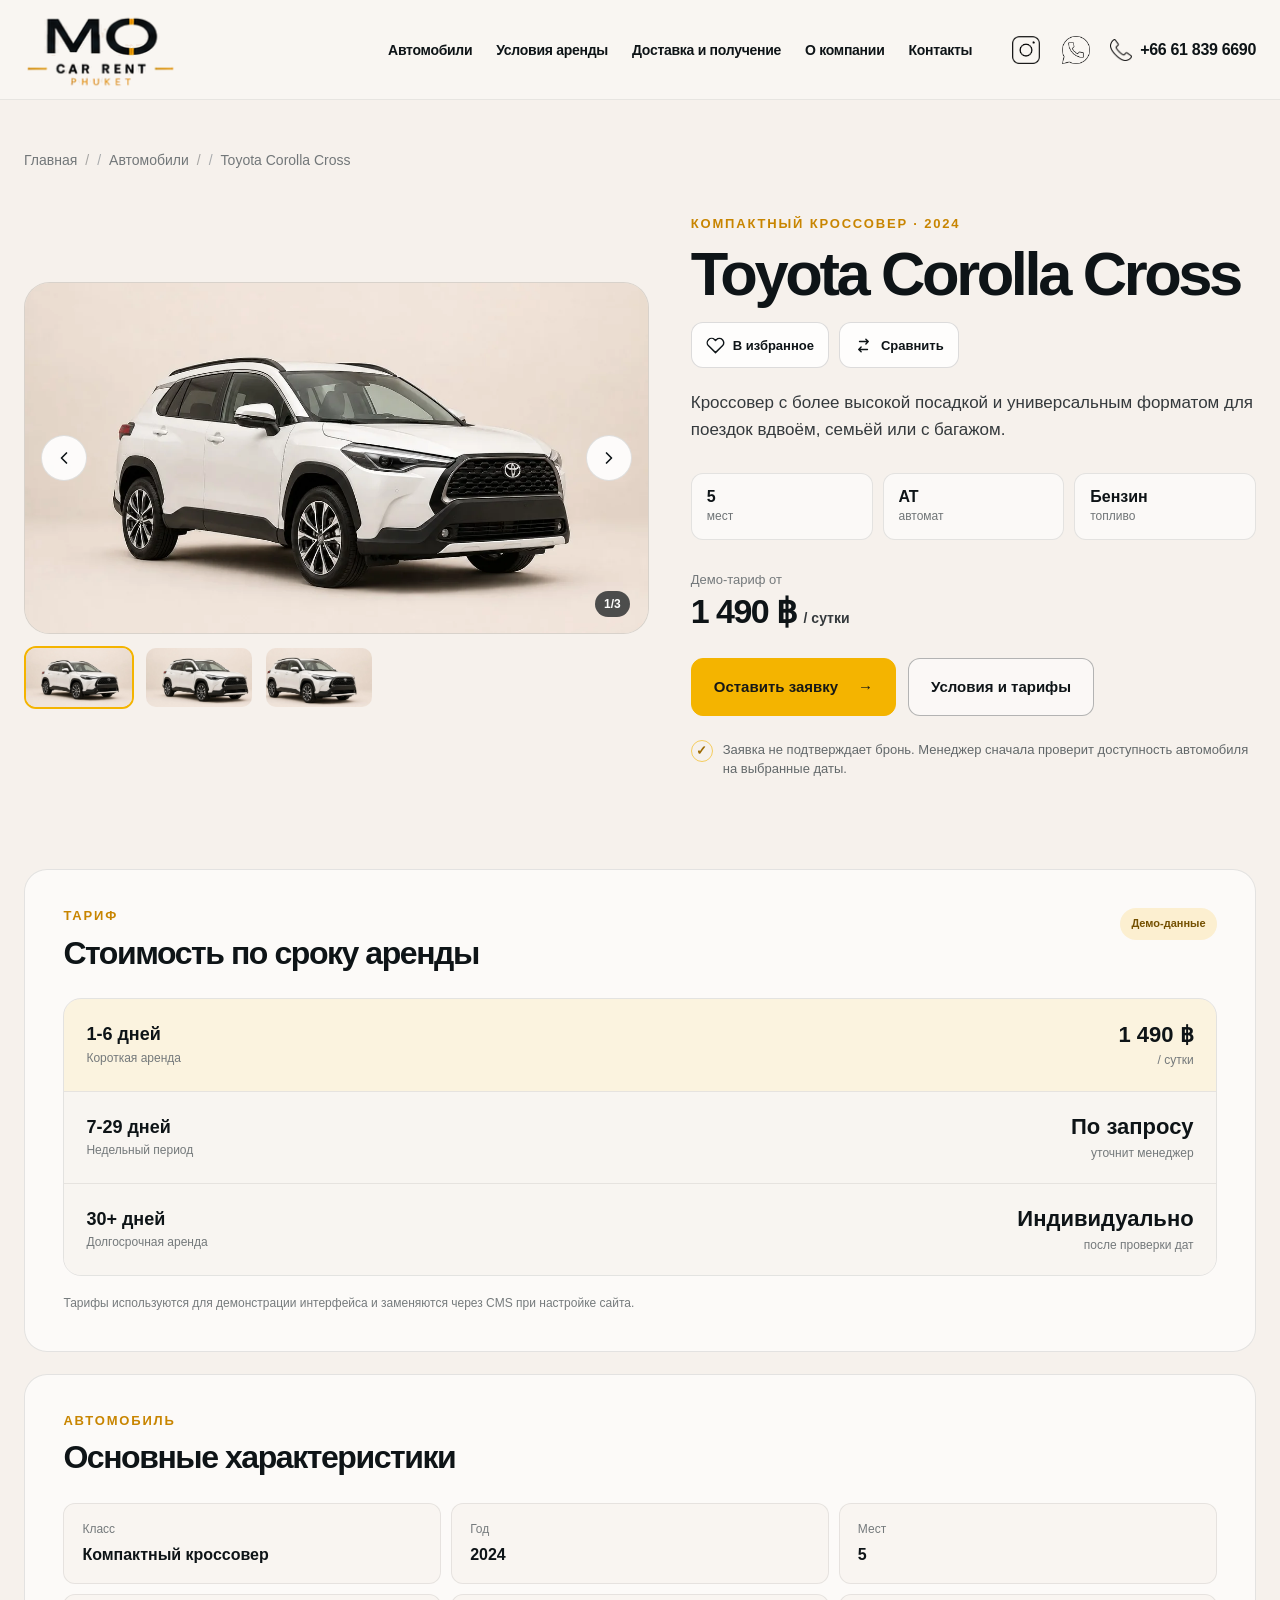
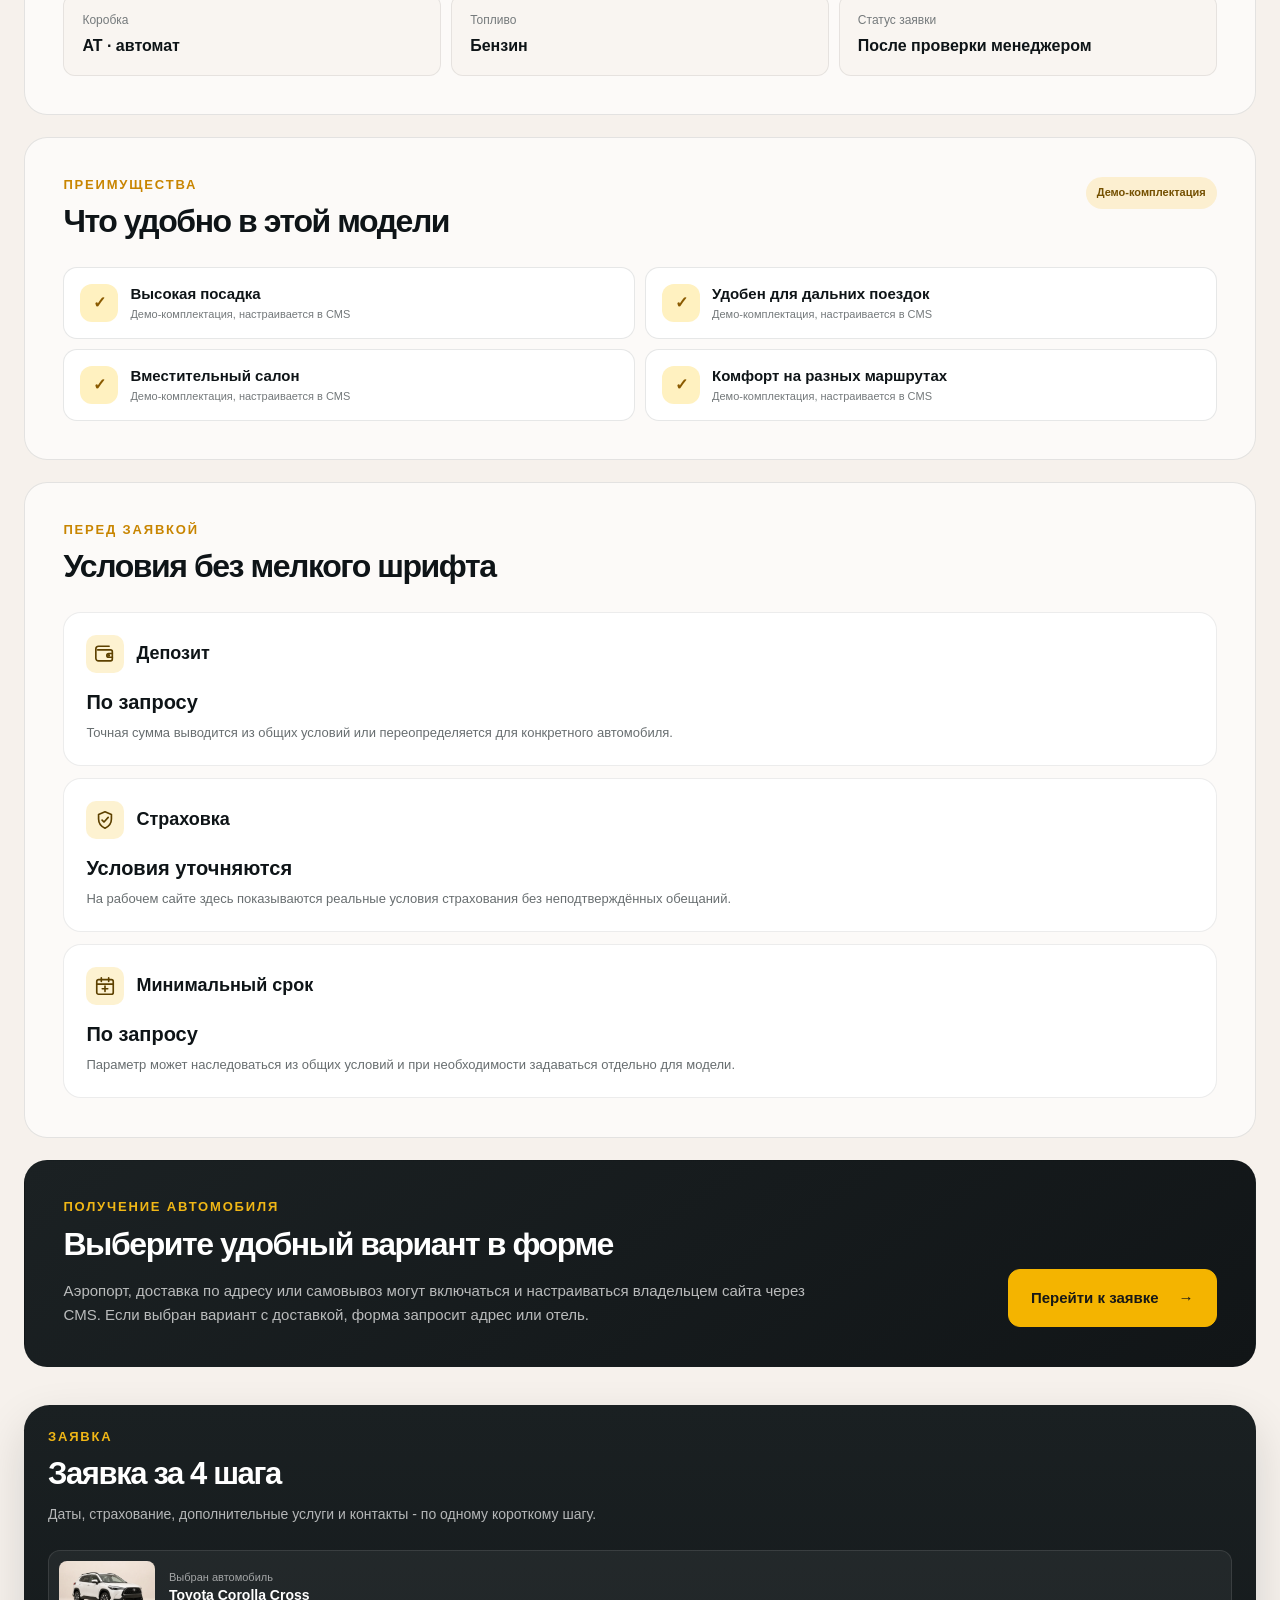
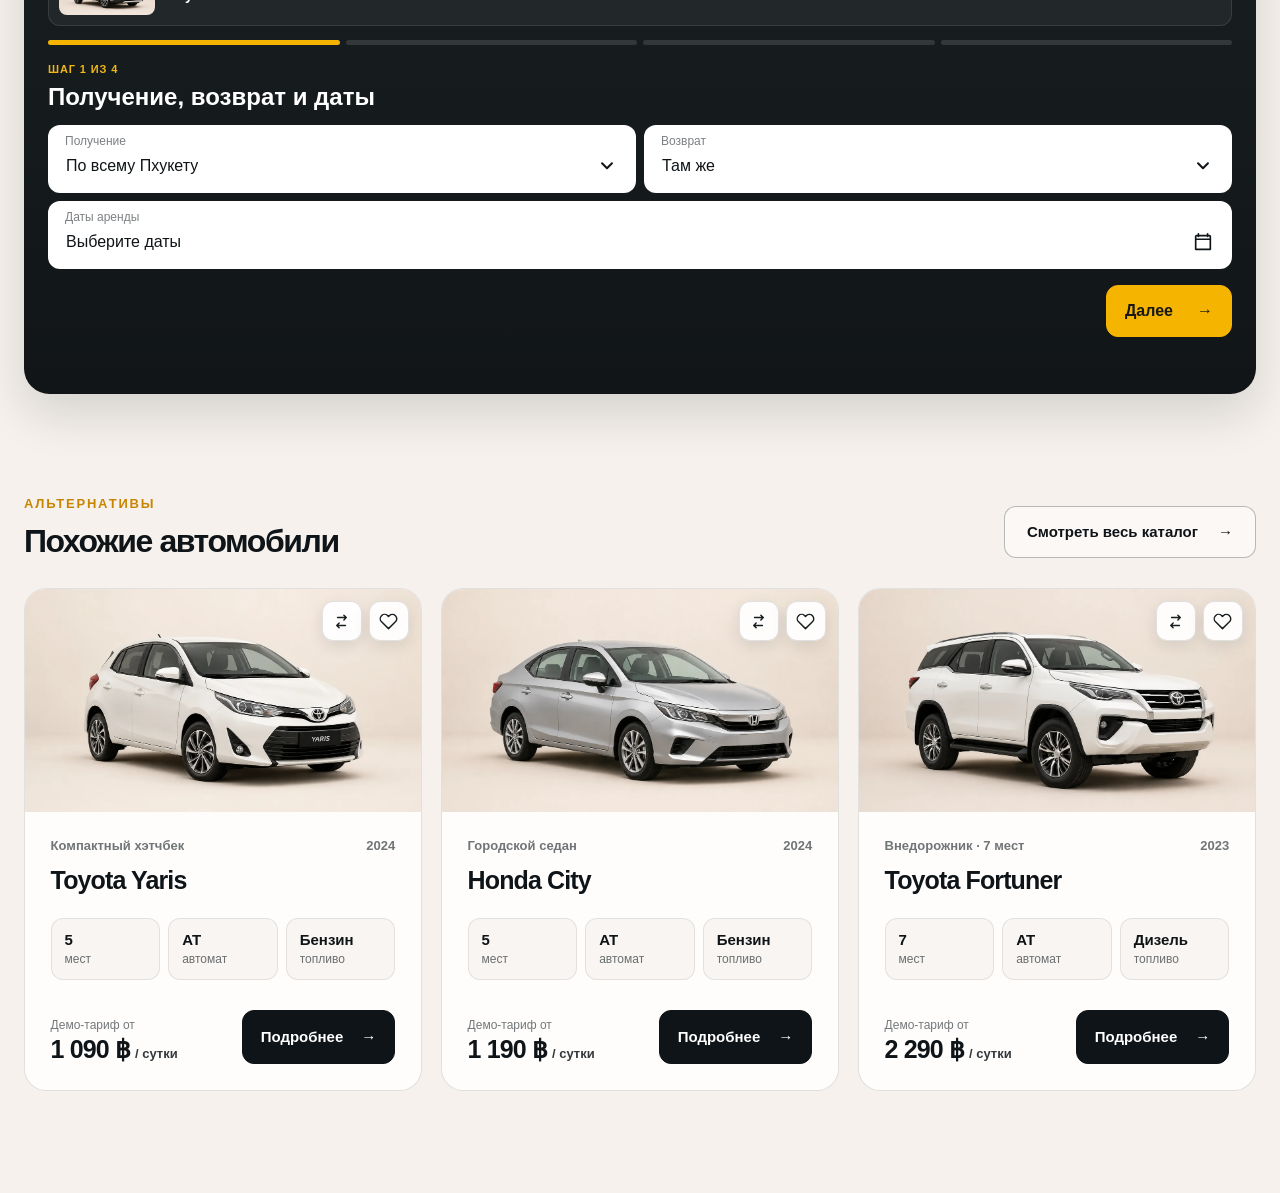
<file: cars/toyota-corolla-cross/index.html>
<!DOCTYPE html>

<html lang="ru">
<head>
<meta charset="utf-8"/>
<meta content="width=device-width, initial-scale=1" name="viewport"/>
<title>Toyota Corolla Cross - demo car single</title>
<meta content="Демонстрационная страница автомобиля Toyota Corolla Cross: тариф, характеристики, условия и гибридная форма заявки." name="description"/>
<link href="../../assets/style.css" rel="stylesheet"/>
<link href="../../assets/catalog.css" rel="stylesheet"/>
<link href="../../assets/catalog-page.css" rel="stylesheet"/><link href="../../assets/car-single.css" rel="stylesheet"/>
<script defer="" src="../../assets/main.js"></script>
<script defer="" src="../../assets/car-single.js"></script>
</head>
<body>
<a class="skip-link" href="#main-content">Перейти к содержимому</a>
<header class="site-header">
<div class="container site-header__container">
<div class="site-header__inner">
<a aria-label="MO Car Rent Phuket - перейти на главную" class="brand" href="../../#hero">
<img alt="MO Car Rent Phuket" decoding="async" height="72" src="../../assets/logo.png" width="164"/>
</a>
<nav aria-label="Основная навигация" class="main-nav" data-main-nav="" id="main-navigation">
<ul class="main-nav__list">
<li><a class="main-nav__link" href="../">Автомобили</a></li>
<li><a class="main-nav__link" href="../../#terms">Условия аренды</a></li>
<li><a class="main-nav__link" href="../../#delivery">Доставка и получение</a></li>
<li><a class="main-nav__link" href="../../#about">О компании</a></li>
<li><a class="main-nav__link" href="../../#contacts">Контакты</a></li>
</ul>
</nav>
<ul aria-label="Контакты и социальные сети" class="header-contacts">
<li><a aria-label="Instagram" class="header-contacts__icon" href="https://www.instagram.com/mocarrent_phuket" rel="noopener" target="_blank"><img alt="" aria-hidden="true" height="28" src="../../assets/icon-instagram.png" width="28"/></a></li>
<li><a aria-label="WhatsApp" class="header-contacts__icon" href="https://wa.me/66618396690" rel="noopener" target="_blank"><img alt="" aria-hidden="true" height="30" src="../../assets/icon-whatsapp.png" width="30"/></a></li>
<li><a aria-label="Позвонить: +66 61 839 6690" class="header-contacts__phone" href="tel:+66618396690"><img alt="" aria-hidden="true" height="22" src="../../assets/icon-phone.png" width="22"/><span>+66 61 839 6690</span></a></li>
</ul>
<button aria-controls="main-navigation" aria-expanded="false" aria-label="Открыть меню" class="menu-toggle" data-menu-toggle="" type="button">
<span aria-hidden="true" class="menu-toggle__line"></span>
<span aria-hidden="true" class="menu-toggle__line"></span>
<span aria-hidden="true" class="menu-toggle__line"></span>
</button>
</div>
</div>
</header>
<main class="main" id="main-content">
<article class="car-single" data-car-single="">
<div class="container">
<nav aria-label="Хлебные крошки" class="breadcrumbs car-single__breadcrumbs">
<ol class="breadcrumbs__list">
<li><a href="../../">Главная</a></li>
<li><a href="../">Автомобили</a></li>
<li aria-current="page">Toyota Corolla Cross</li>
</ol>
</nav>
<div class="car-single__hero">
<div class="car-single__visual">
<div class="vehicle-gallery" data-vehicle-gallery="">
<div class="vehicle-gallery__stage">
<button aria-label="Предыдущее фото" class="vehicle-gallery__nav vehicle-gallery__nav--prev" data-gallery-prev="" type="button"><svg aria-hidden="true" viewbox="0 0 24 24"><path d="m15 18-6-6 6-6"></path></svg></button>
<div class="vehicle-gallery__slides">
<picture data-gallery-slide=""><source srcset="../../assets/img/catalog/toyota-corolla-cross-01.webp" type="image/webp"/><img alt="Toyota Corolla Cross - фото 1" decoding="async" fetchpriority="high" height="675" src="../../assets/img/catalog/toyota-corolla-cross-01.jpg" width="1200"/></picture>
<picture data-gallery-slide="" hidden=""><source srcset="../../assets/img/catalog/toyota-corolla-cross-02.webp" type="image/webp"/><img alt="Toyota Corolla Cross - фото 2" decoding="async" height="675" loading="lazy" src="../../assets/img/catalog/toyota-corolla-cross-02.jpg" width="1200"/></picture>
<picture data-gallery-slide="" hidden=""><source srcset="../../assets/img/catalog/toyota-corolla-cross-03.webp" type="image/webp"/><img alt="Toyota Corolla Cross - фото 3" decoding="async" height="675" loading="lazy" src="../../assets/img/catalog/toyota-corolla-cross-03.jpg" width="1200"/></picture>
</div>
<button aria-label="Следующее фото" class="vehicle-gallery__nav vehicle-gallery__nav--next" data-gallery-next="" type="button"><svg aria-hidden="true" viewbox="0 0 24 24"><path d="m9 18 6-6-6-6"></path></svg></button>
<span class="vehicle-gallery__counter" data-gallery-counter="">1/3</span>
</div>
<div aria-label="Фотографии автомобиля" class="vehicle-gallery__thumbs">
<button data-gallery-thumb="" type="button"><img alt="" src="../../assets/img/catalog/toyota-corolla-cross-01.webp"/></button>
<button data-gallery-thumb="" type="button"><img alt="" src="../../assets/img/catalog/toyota-corolla-cross-02.webp"/></button>
<button data-gallery-thumb="" type="button"><img alt="" src="../../assets/img/catalog/toyota-corolla-cross-03.webp"/></button>
</div>
</div>
</div>
<div class="car-single__summary">
<p class="car-single__eyebrow">Компактный кроссовер · 2024</p>
<h1 class="car-single__title">Toyota Corolla Cross</h1><div class="vehicle-actions" data-car-id="toyota-corolla-cross" data-car-title="Toyota Corolla Cross" data-car-url="./" data-fuel-label="petrol" data-price-label="1490 ฿ / сутки" data-seats="5">
<button aria-pressed="false" class="vehicle-action" data-favorite-car="toyota-corolla-cross" type="button"><svg aria-hidden="true" viewbox="0 0 24 24"><path d="M20.8 4.6a5.5 5.5 0 0 0-7.8 0L12 5.6l-1-1a5.5 5.5 0 0 0-7.8 7.8l1 1L12 21l7.8-7.6 1-1a5.5 5.5 0 0 0 0-7.8Z"></path></svg><span>В избранное</span></button>
<button aria-pressed="false" class="vehicle-action" data-compare-car="toyota-corolla-cross" type="button"><svg aria-hidden="true" viewbox="0 0 24 24"><path d="M7 7h11m0 0-3-3m3 3-3 3M17 17H6m0 0 3 3m-3-3 3-3"></path></svg><span>Сравнить</span></button>
</div>
<p class="car-single__lead">Кроссовер с более высокой посадкой и универсальным форматом для поездок вдвоём, семьёй или с багажом.</p>
<ul aria-label="Основные характеристики" class="car-single__quick-specs">
<li><strong>5</strong><span>мест</span></li>
<li><strong>AT</strong><span>автомат</span></li>
<li><strong>Бензин</strong><span>топливо</span></li>
</ul>
<div class="car-single__hero-price">
<span>Демо-тариф от</span>
<div><strong>1 490 ฿</strong><span>/ сутки</span></div>
</div>
<div class="car-single__hero-actions">
<a class="car-single__primary-cta" href="#booking">Оставить заявку <span aria-hidden="true">→</span></a>
<a class="car-single__secondary-cta" href="#rental-info">Условия и тарифы</a>
</div>
<p class="car-single__pending-note">
<span aria-hidden="true">✓</span>
              Заявка не подтверждает бронь. Менеджер сначала проверит доступность автомобиля на выбранные даты.
            </p>
</div>
</div>
<div class="car-single__content" id="rental-info">
<div class="car-single__details">
<section aria-labelledby="tariff-title" class="single-panel tariff-panel">
<div class="single-panel__head">
<div>
<p class="single-panel__eyebrow">Тариф</p>
<h2 id="tariff-title">Стоимость по сроку аренды</h2>
</div>
<span class="single-panel__demo">Демо-данные</span>
</div>
<div aria-label="Демонстрационные тарифы" class="tariff-table" role="table">
<div class="tariff-table__row tariff-table__row--featured" role="row">
<div role="cell"><strong>1-6 дней</strong><span>Короткая аренда</span></div>
<div role="cell"><strong>1 490 ฿</strong><span>/ сутки</span></div>
</div>
<div class="tariff-table__row" role="row">
<div role="cell"><strong>7-29 дней</strong><span>Недельный период</span></div>
<div role="cell"><strong>По запросу</strong><span>уточнит менеджер</span></div>
</div>
<div class="tariff-table__row" role="row">
<div role="cell"><strong>30+ дней</strong><span>Долгосрочная аренда</span></div>
<div role="cell"><strong>Индивидуально</strong><span>после проверки дат</span></div>
</div>
</div>
<p class="single-panel__note">Тарифы используются для демонстрации интерфейса и заменяются через CMS при настройке сайта.</p>
</section>
<section aria-labelledby="specs-title" class="single-panel specs-panel">
<div class="single-panel__head">
<div>
<p class="single-panel__eyebrow">Автомобиль</p>
<h2 id="specs-title">Основные характеристики</h2>
</div>
</div>
<dl class="specs-grid">
<div><dt>Класс</dt><dd>Компактный кроссовер</dd></div>
<div><dt>Год</dt><dd>2024</dd></div>
<div><dt>Мест</dt><dd>5</dd></div>
<div><dt>Коробка</dt><dd>AT · автомат</dd></div>
<div><dt>Топливо</dt><dd>Бензин</dd></div>
<div><dt>Статус заявки</dt><dd>После проверки менеджером</dd></div>
</dl>
</section><section aria-labelledby="advantages-title-toyota-corolla-cross" class="single-panel advantages-panel">
<div class="single-panel__head"><div><p class="single-panel__eyebrow">Преимущества</p><h2 id="advantages-title-toyota-corolla-cross">Что удобно в этой модели</h2></div><span class="single-panel__demo">Демо-комплектация</span></div>
<ul class="advantages-grid"><li><span aria-hidden="true" class="advantage-card__icon">✓</span><strong>Высокая посадка</strong><span>Демо-комплектация, настраивается в CMS</span></li><li><span aria-hidden="true" class="advantage-card__icon">✓</span><strong>Удобен для дальних поездок</strong><span>Демо-комплектация, настраивается в CMS</span></li><li><span aria-hidden="true" class="advantage-card__icon">✓</span><strong>Вместительный салон</strong><span>Демо-комплектация, настраивается в CMS</span></li><li><span aria-hidden="true" class="advantage-card__icon">✓</span><strong>Комфорт на разных маршрутах</strong><span>Демо-комплектация, настраивается в CMS</span></li></ul>
</section>
<section aria-labelledby="trust-title" class="single-panel trust-panel">
<div class="single-panel__head">
<div>
<p class="single-panel__eyebrow">Перед заявкой</p>
<h2 id="trust-title">Условия без мелкого шрифта</h2>
</div>
</div>
<div class="trust-grid">
<article class="trust-card">
<span aria-hidden="true" class="trust-card__icon"><svg focusable="false" viewbox="0 0 24 24"><path d="M4 7.5h14a2 2 0 0 1 2 2v8a2 2 0 0 1-2 2H5a3 3 0 0 1-3-3v-10a3 3 0 0 1 3-3h11.5"></path><path d="M20 11.5h-4a2 2 0 0 0 0 4h4"></path><circle cx="16" cy="13.5" r=".7"></circle></svg></span>
<h3>Депозит</h3>
<strong>По запросу</strong>
<p>Точная сумма выводится из общих условий или переопределяется для конкретного автомобиля.</p>
</article>
<article class="trust-card">
<span aria-hidden="true" class="trust-card__icon"><svg focusable="false" viewbox="0 0 24 24"><path d="M12 3 19 6v5c0 4.6-2.8 8.1-7 10-4.2-1.9-7-5.4-7-10V6l7-3Z"></path><path d="m8.8 12.1 2.1 2.1 4.6-5"></path></svg></span>
<h3>Страховка</h3>
<strong>Условия уточняются</strong>
<p>На рабочем сайте здесь показываются реальные условия страхования без неподтверждённых обещаний.</p>
</article>
<article class="trust-card">
<span aria-hidden="true" class="trust-card__icon"><svg focusable="false" viewbox="0 0 24 24"><rect height="16" rx="2" width="18" x="3" y="5"></rect><path d="M8 3v4M16 3v4M3 10h18"></path><path d="M9 15h6M12 12v6"></path></svg></span>
<h3>Минимальный срок</h3>
<strong>По запросу</strong>
<p>Параметр может наследоваться из общих условий и при необходимости задаваться отдельно для модели.</p>
</article>
</div>
</section>
<section aria-labelledby="pickup-title" class="single-panel pickup-panel">
<div class="pickup-panel__content">
<p class="single-panel__eyebrow">Получение автомобиля</p>
<h2 id="pickup-title">Выберите удобный вариант в форме</h2>
<p>Аэропорт, доставка по адресу или самовывоз могут включаться и настраиваться владельцем сайта через CMS. Если выбран вариант с доставкой, форма запросит адрес или отель.</p>
</div>
<a class="pickup-panel__link" href="#booking">Перейти к заявке <span aria-hidden="true">→</span></a>
</section>
</div>
<aside aria-labelledby="booking-title" class="booking-card" id="booking">
<div class="booking-card__head">
<p class="single-panel__eyebrow">Заявка</p>
<h2 id="booking-title">Заявка за 4 шага</h2>
<p>Даты, страхование, дополнительные услуги и контакты - по одному короткому шагу.</p>
</div>
<div class="booking-card__form-shell"><form class="car-booking car-quiz" data-car-booking-form="" data-demo="" novalidate="">
<input name="car" type="hidden" value="Toyota Corolla Cross"/><input data-phone-full="" name="phone" type="hidden"/>
<div class="car-booking__selected"><picture><source srcset="../../assets/img/catalog/toyota-corolla-cross.webp" type="image/webp"/><img alt="" decoding="async" height="135" loading="lazy" src="../../assets/img/catalog/toyota-corolla-cross.jpg" width="240"/></picture><div><span>Выбран автомобиль</span><strong>Toyota Corolla Cross</strong></div></div>
<div aria-label="Шаги заявки" class="quiz-progress"><span class="is-active" data-quiz-progress="">1</span><span data-quiz-progress="">2</span><span data-quiz-progress="">3</span><span data-quiz-progress="">4</span></div>
<section class="quiz-step" data-quiz-step="">
<div class="quiz-step__head"><span>Шаг 1 из 4</span><h3>Получение, возврат и даты</h3></div>
<div class="car-rental-search catalog-search" data-rental-search="">
<div class="catalog-search__mainrow">
<div class="catalog-search__field" data-place-field="pickup">
<span class="catalog-search__label">Получение</span>
<button aria-expanded="false" aria-haspopup="listbox" class="catalog-search__trigger" data-place-trigger="pickup" type="button">
<span data-place-value="pickup">По всему Пхукету</span>
<svg aria-hidden="true" class="catalog-search__trigger-icon" viewbox="0 0 20 20"><path d="m5.5 7.5 4.5 4.5 4.5-4.5"></path></svg>
</button>
<div class="catalog-popover catalog-place" data-place-popover="pickup" hidden="">
<div class="catalog-place__mobile-head">
<div><span>Получение</span><strong>Выберите место</strong></div>
<button aria-label="Закрыть выбор места получения" class="catalog-place__close" data-close-place="" type="button"><svg aria-hidden="true" viewbox="0 0 24 24"><path d="M6 6l12 12M18 6 6 18"></path></svg></button>
</div>
<div class="catalog-place__title">Где получить автомобиль?</div>
<button data-label="По всему Пхукету" data-place-option="pickup" data-value="all" type="button">По всему Пхукету</button><button data-label="Доставка по Пхукету" data-place-option="pickup" data-value="delivery" type="button">Доставка по Пхукету</button><button data-label="Получение в офисе" data-place-option="pickup" data-value="office" type="button">Получение в офисе</button><button data-label="Аэропорт Пхукета" data-place-option="pickup" data-value="airport" type="button">Аэропорт Пхукета</button><button data-label="Патонг" data-place-option="pickup" data-value="patong" type="button">Патонг</button><button data-label="Ката / Карон" data-place-option="pickup" data-value="kata-karon" type="button">Ката / Карон</button><button data-label="Раваи / Най Харн" data-place-option="pickup" data-value="rawai" type="button">Раваи / Най Харн</button>
</div>
<input data-place-input="pickup" name="pickup" type="hidden" value="all"/>
</div>
<div class="catalog-search__field" data-place-field="return">
<span class="catalog-search__label">Возврат</span>
<button aria-expanded="false" aria-haspopup="listbox" class="catalog-search__trigger" data-place-trigger="return" type="button">
<span data-place-value="return">Там же</span>
<svg aria-hidden="true" class="catalog-search__trigger-icon" viewbox="0 0 20 20"><path d="m5.5 7.5 4.5 4.5 4.5-4.5"></path></svg>
</button>
<div class="catalog-popover catalog-place" data-place-popover="return" hidden="">
<div class="catalog-place__mobile-head">
<div><span>Возврат</span><strong>Выберите место</strong></div>
<button aria-label="Закрыть выбор места возврата" class="catalog-place__close" data-close-place="" type="button"><svg aria-hidden="true" viewbox="0 0 24 24"><path d="M6 6l12 12M18 6 6 18"></path></svg></button>
</div>
<div class="catalog-place__title">Где вернуть автомобиль?</div>
<button data-label="Там же" data-place-option="return" data-value="same" type="button">Там же</button><button data-label="Аэропорт Пхукета" data-place-option="return" data-value="airport" type="button">Аэропорт Пхукета</button><button data-label="Патонг" data-place-option="return" data-value="patong" type="button">Патонг</button><button data-label="Ката / Карон" data-place-option="return" data-value="kata-karon" type="button">Ката / Карон</button><button data-label="Раваи / Най Харн" data-place-option="return" data-value="rawai" type="button">Раваи / Най Харн</button>
</div>
<input data-place-input="return" name="return" type="hidden" value="same"/>
</div>
<div class="catalog-search__field catalog-search__field--dates" data-rental-date-field="">
<span class="catalog-search__label">Даты аренды</span>
<button aria-expanded="false" aria-haspopup="dialog" class="catalog-search__trigger" data-date-range-trigger="" type="button">
<span data-date-range-value="">Выберите даты</span>
<svg aria-hidden="true" class="catalog-search__trigger-icon" viewbox="0 0 24 24"><path d="M7 3v3m10-3v3M4 9h16M5 5h14a1 1 0 0 1 1 1v14H4V6a1 1 0 0 1 1-1Z"></path></svg>
</button>
<div class="catalog-popover catalog-calendar" data-date-popover="" hidden="">
<div class="catalog-calendar__top">
<button aria-label="Предыдущий месяц" class="catalog-calendar__nav" data-calendar-prev="" type="button"><svg aria-hidden="true" viewbox="0 0 24 24"><path d="m15 18-6-6 6-6"></path></svg></button>
<strong>Выберите даты аренды</strong>
<button aria-label="Следующий месяц" class="catalog-calendar__nav" data-calendar-next="" type="button"><svg aria-hidden="true" viewbox="0 0 24 24"><path d="m9 6 6 6-6 6"></path></svg></button>
</div>
<div class="catalog-calendar__months" data-calendar-months=""></div>
<div class="catalog-calendar__footer">
<div><span>Период</span><strong data-calendar-summary="">Дата получения → дата возврата</strong></div>
<button class="catalog-calendar__done" data-calendar-done="" type="button">Готово</button>
</div>
</div>
<input data-pickup-date="" name="pickup_date" type="hidden"/>
<input data-return-date="" name="return_date" type="hidden"/>
</div>
</div>
<p class="car-rental-search__error" data-rental-search-error="" hidden="">Выберите даты аренды.</p>
</div>
<div class="car-booking__field" data-delivery-address-field="" hidden="">
<label>Адрес или отель</label>
<div class="car-booking__control"><input autocomplete="street-address" name="delivery_address" placeholder="Название отеля или адрес" type="text"/></div>
</div>
<div class="quiz-step__nav"><button class="quiz-next" data-quiz-next="" type="button">Далее <span>→</span></button></div>
</section>
<section class="quiz-step" data-quiz-step="" hidden="">
<div class="quiz-step__head"><span>Шаг 2 из 4</span><h3>Страхование</h3><p>Выберите вариант для заявки. Реальные покрытия и стоимость задаются владельцем сайта.</p></div>
<div class="choice-cards"><label class="choice-card"><input checked="" name="insurance" type="radio" value="standard"/><span><strong>Стандарт</strong><small>Базовая опция</small><em>условия уточняются</em></span></label><label class="choice-card"><input name="insurance" type="radio" value="extended"/><span><strong>Расширенная</strong><small>Дополнительная защита</small><em>условия уточняются</em></span></label><label class="choice-card"><input name="insurance" type="radio" value="manager"/><span><strong>Поможет менеджер</strong><small>Выбрать после заявки</small><em>без выбора сейчас</em></span></label></div>
<div class="quiz-step__nav"><button class="quiz-back" data-quiz-prev="" type="button">← Назад</button><button class="quiz-next" data-quiz-next="" type="button">Далее <span>→</span></button></div>
</section>
<section class="quiz-step" data-quiz-step="" hidden="">
<div class="quiz-step__head"><span>Шаг 3 из 4</span><h3>Дополнительные услуги</h3><p>Можно выбрать несколько. Наличие и стоимость подтверждает менеджер.</p></div>
<div class="extra-options"><label><input name="extras" type="checkbox" value="child-seat"/><span><strong>Детское кресло</strong><small>По запросу</small></span></label><label><input name="extras" type="checkbox" value="booster"/><span><strong>Бустер</strong><small>По запросу</small></span></label><label><input name="extras" type="checkbox" value="south-provinces"/><span><strong>Выезд в южные провинции</strong><small>Требует согласования</small></span></label><label><input name="extras" type="checkbox" value="islands"/><span><strong>Выезд на острова</strong><small>Требует согласования</small></span></label></div>
<div class="quiz-step__nav"><button class="quiz-back" data-quiz-prev="" type="button">← Назад</button><button class="quiz-next" data-quiz-next="" type="button">Далее <span>→</span></button></div>
</section>
<section class="quiz-step" data-quiz-step="" hidden="">
<div class="quiz-step__head"><span>Шаг 4 из 4</span><h3>Контакты</h3></div>
<div class="car-booking__field"><label>Имя</label><div class="car-booking__control"><input autocomplete="name" name="customer_name" placeholder="Как к вам обращаться" required="" type="text"/></div></div>
<div class="phone-composer"><div class="car-booking__field phone-composer__country"><label>Код страны</label><div class="car-booking__control car-booking__control--select"><select aria-label="Код страны" data-phone-country=""><option value="66">🇹🇭 +66</option><option value="7">🇷🇺 +7</option><option value="1">🇺🇸 +1</option><option value="44">🇬🇧 +44</option><option value="49">🇩🇪 +49</option><option value="33">🇫🇷 +33</option><option value="971">🇦🇪 +971</option><option value="31">🇳🇱 +31</option><option value="34">🇪🇸 +34</option><option value="39">🇮🇹 +39</option><option value="41">🇨🇭 +41</option><option value="420">🇨🇿 +420</option><option value="90">🇹🇷 +90</option><option value="62">🇮🇩 +62</option><option value="65">🇸🇬 +65</option><option value="86">🇨🇳 +86</option><option value="81">🇯🇵 +81</option><option value="82">🇰🇷 +82</option><option value="94">🇱🇰 +94</option><option value="27">🇿🇦 +27</option></select><svg aria-hidden="true" viewbox="0 0 20 20"><path d="m5.5 7.5 4.5 4.5 4.5-4.5"></path></svg></div></div><div class="car-booking__field"><label>Номер телефона</label><div class="car-booking__control"><input autocomplete="tel-national" data-phone-local="" inputmode="tel" placeholder="61 839 6690" required="" type="tel"/></div></div></div>
<fieldset class="messenger-field"><legend>Какие мессенджеры доступны по этому номеру?</legend><label><input name="messengers" type="checkbox" value="whatsapp"/><span>WhatsApp</span></label><label><input name="messengers" type="checkbox" value="telegram"/><span>Telegram</span></label></fieldset>
<div class="car-booking__field"><label>Комментарий <span>необязательно</span></label><div class="car-booking__control"><textarea name="comment" placeholder="Рейс, пожелания или другой вопрос" rows="3"></textarea></div></div>
<label class="car-booking__consent"><input name="privacy" required="" type="checkbox"/><span>Согласен на обработку данных согласно <a href="../../privacy-policy/" rel="noopener" target="_blank">политике конфиденциальности</a>.</span></label>
<div class="quiz-step__nav"><button class="quiz-back" data-quiz-prev="" type="button">← Назад</button><button class="car-booking__submit" type="submit"><span>Отправить заявку</span><span aria-hidden="true">→</span></button></div>
<p class="car-booking__microcopy">После отправки автомобиль ещё не забронирован. Менеджер сначала проверит доступность.</p><p aria-live="polite" class="car-booking__status" data-car-booking-status="" role="status"></p>
</section>
</form>
<div aria-live="polite" class="booking-success" data-booking-success="" hidden="" role="status" tabindex="-1"><span aria-hidden="true" class="booking-success__icon">✓</span><h3>Заявка принята</h3><p>Доступность автомобиля пока не подтверждена. Менеджер проверит даты и свяжется с вами.</p></div></div>
</aside>
</div>
<section aria-labelledby="similar-title" class="similar-cars">
<div class="similar-cars__head">
<div>
<p class="single-panel__eyebrow">Альтернативы</p>
<h2 id="similar-title">Похожие автомобили</h2>
</div>
<a href="../">Смотреть весь каталог <span aria-hidden="true">→</span></a>
</div>
<div class="cars-preview__grid">
<article class="car-card catalog-car-card" data-car-id="toyota-yaris" data-car-title="Toyota Yaris" data-car-url="../toyota-yaris/" data-fuel-label="Бензин" data-price-label="1090 ฿ / сутки" data-seats="5">
<div class="car-card__media">
<picture class="car-card__picture">
<source srcset="../../assets/img/catalog/toyota-yaris.webp" type="image/webp"/>
<img alt="Toyota Yaris 2024" class="car-card__image" decoding="async" height="675" loading="lazy" src="../../assets/img/catalog/toyota-yaris.jpg" width="1200"/>
</picture>
<div class="car-card__tools">
<button aria-label="Добавить к сравнению" aria-pressed="false" data-compare-car="toyota-yaris" data-tooltip="Добавить к сравнению" type="button"><svg aria-hidden="true" viewbox="0 0 24 24"><path d="M7 7h11m0 0-3-3m3 3-3 3M17 17H6m0 0 3 3m-3-3 3-3"></path></svg></button>
<button aria-label="Добавить в избранное" aria-pressed="false" data-favorite-car="toyota-yaris" data-tooltip="Добавить в избранное" type="button"><svg aria-hidden="true" viewbox="0 0 24 24"><path d="M20.8 4.6a5.5 5.5 0 0 0-7.8 0L12 5.6l-1-1a5.5 5.5 0 0 0-7.8 7.8l1 1L12 21l7.8-7.6 1-1a5.5 5.5 0 0 0 0-7.8Z"></path></svg></button>
</div></div>
<div class="car-card__body">
<div class="car-card__meta"><span>Компактный хэтчбек</span><span>2024</span></div>
<h3 class="car-card__title" id="related-toyota-yaris-title">Toyota Yaris</h3>
<ul aria-label="Характеристики Toyota Yaris" class="car-card__specs">
<li class="car-card__spec"><strong>5</strong><span>мест</span></li>
<li class="car-card__spec"><strong>AT</strong><span>автомат</span></li>
<li class="car-card__spec"><strong>Бензин</strong><span>топливо</span></li>
</ul>
<div class="car-card__footer">
<div class="car-card__price">
<span class="car-card__price-label">Демо-тариф от</span>
<span class="car-card__price-line"><strong class="car-card__price-value">1 090 ฿</strong><span class="car-card__price-unit">/ сутки</span></span>
</div>
<a aria-label="Подробнее: Toyota Yaris" class="car-card__action" href="../toyota-yaris/"><span>Подробнее</span><span>→</span></a>
</div>
</div>
</article>
<article class="car-card catalog-car-card" data-car-id="honda-city" data-car-title="Honda City" data-car-url="../honda-city/" data-fuel-label="Бензин" data-price-label="1190 ฿ / сутки" data-seats="5">
<div class="car-card__media">
<picture class="car-card__picture">
<source srcset="../../assets/img/catalog/honda-city.webp" type="image/webp"/>
<img alt="Honda City 2024" class="car-card__image" decoding="async" height="675" loading="lazy" src="../../assets/img/catalog/honda-city.jpg" width="1200"/>
</picture>
<div class="car-card__tools">
<button aria-label="Добавить к сравнению" aria-pressed="false" data-compare-car="honda-city" data-tooltip="Добавить к сравнению" type="button"><svg aria-hidden="true" viewbox="0 0 24 24"><path d="M7 7h11m0 0-3-3m3 3-3 3M17 17H6m0 0 3 3m-3-3 3-3"></path></svg></button>
<button aria-label="Добавить в избранное" aria-pressed="false" data-favorite-car="honda-city" data-tooltip="Добавить в избранное" type="button"><svg aria-hidden="true" viewbox="0 0 24 24"><path d="M20.8 4.6a5.5 5.5 0 0 0-7.8 0L12 5.6l-1-1a5.5 5.5 0 0 0-7.8 7.8l1 1L12 21l7.8-7.6 1-1a5.5 5.5 0 0 0 0-7.8Z"></path></svg></button>
</div></div>
<div class="car-card__body">
<div class="car-card__meta"><span>Городской седан</span><span>2024</span></div>
<h3 class="car-card__title" id="related-honda-city-title">Honda City</h3>
<ul aria-label="Характеристики Honda City" class="car-card__specs">
<li class="car-card__spec"><strong>5</strong><span>мест</span></li>
<li class="car-card__spec"><strong>AT</strong><span>автомат</span></li>
<li class="car-card__spec"><strong>Бензин</strong><span>топливо</span></li>
</ul>
<div class="car-card__footer">
<div class="car-card__price">
<span class="car-card__price-label">Демо-тариф от</span>
<span class="car-card__price-line"><strong class="car-card__price-value">1 190 ฿</strong><span class="car-card__price-unit">/ сутки</span></span>
</div>
<a aria-label="Подробнее: Honda City" class="car-card__action" href="../honda-city/"><span>Подробнее</span><span>→</span></a>
</div>
</div>
</article>
<article class="car-card catalog-car-card" data-car-id="toyota-fortuner" data-car-title="Toyota Fortuner" data-car-url="../toyota-fortuner/" data-fuel-label="Дизель" data-price-label="2290 ฿ / сутки" data-seats="7">
<div class="car-card__media">
<picture class="car-card__picture">
<source srcset="../../assets/img/catalog/toyota-fortuner.webp" type="image/webp"/>
<img alt="Toyota Fortuner 2023" class="car-card__image" decoding="async" height="675" loading="lazy" src="../../assets/img/catalog/toyota-fortuner.jpg" width="1200"/>
</picture>
<div class="car-card__tools">
<button aria-label="Добавить к сравнению" aria-pressed="false" data-compare-car="toyota-fortuner" data-tooltip="Добавить к сравнению" type="button"><svg aria-hidden="true" viewbox="0 0 24 24"><path d="M7 7h11m0 0-3-3m3 3-3 3M17 17H6m0 0 3 3m-3-3 3-3"></path></svg></button>
<button aria-label="Добавить в избранное" aria-pressed="false" data-favorite-car="toyota-fortuner" data-tooltip="Добавить в избранное" type="button"><svg aria-hidden="true" viewbox="0 0 24 24"><path d="M20.8 4.6a5.5 5.5 0 0 0-7.8 0L12 5.6l-1-1a5.5 5.5 0 0 0-7.8 7.8l1 1L12 21l7.8-7.6 1-1a5.5 5.5 0 0 0 0-7.8Z"></path></svg></button>
</div></div>
<div class="car-card__body">
<div class="car-card__meta"><span>Внедорожник · 7 мест</span><span>2023</span></div>
<h3 class="car-card__title" id="related-toyota-fortuner-title">Toyota Fortuner</h3>
<ul aria-label="Характеристики Toyota Fortuner" class="car-card__specs">
<li class="car-card__spec"><strong>7</strong><span>мест</span></li>
<li class="car-card__spec"><strong>AT</strong><span>автомат</span></li>
<li class="car-card__spec"><strong>Дизель</strong><span>топливо</span></li>
</ul>
<div class="car-card__footer">
<div class="car-card__price">
<span class="car-card__price-label">Демо-тариф от</span>
<span class="car-card__price-line"><strong class="car-card__price-value">2 290 ฿</strong><span class="car-card__price-unit">/ сутки</span></span>
</div>
<a aria-label="Подробнее: Toyota Fortuner" class="car-card__action" href="../toyota-fortuner/"><span>Подробнее</span><span>→</span></a>
</div>
</div>
</article>
</div>
</section>
</div>
</article>
</main>
<script defer="True" src="../../assets/vehicle-tools.js"></script></body>
</html>
</file>
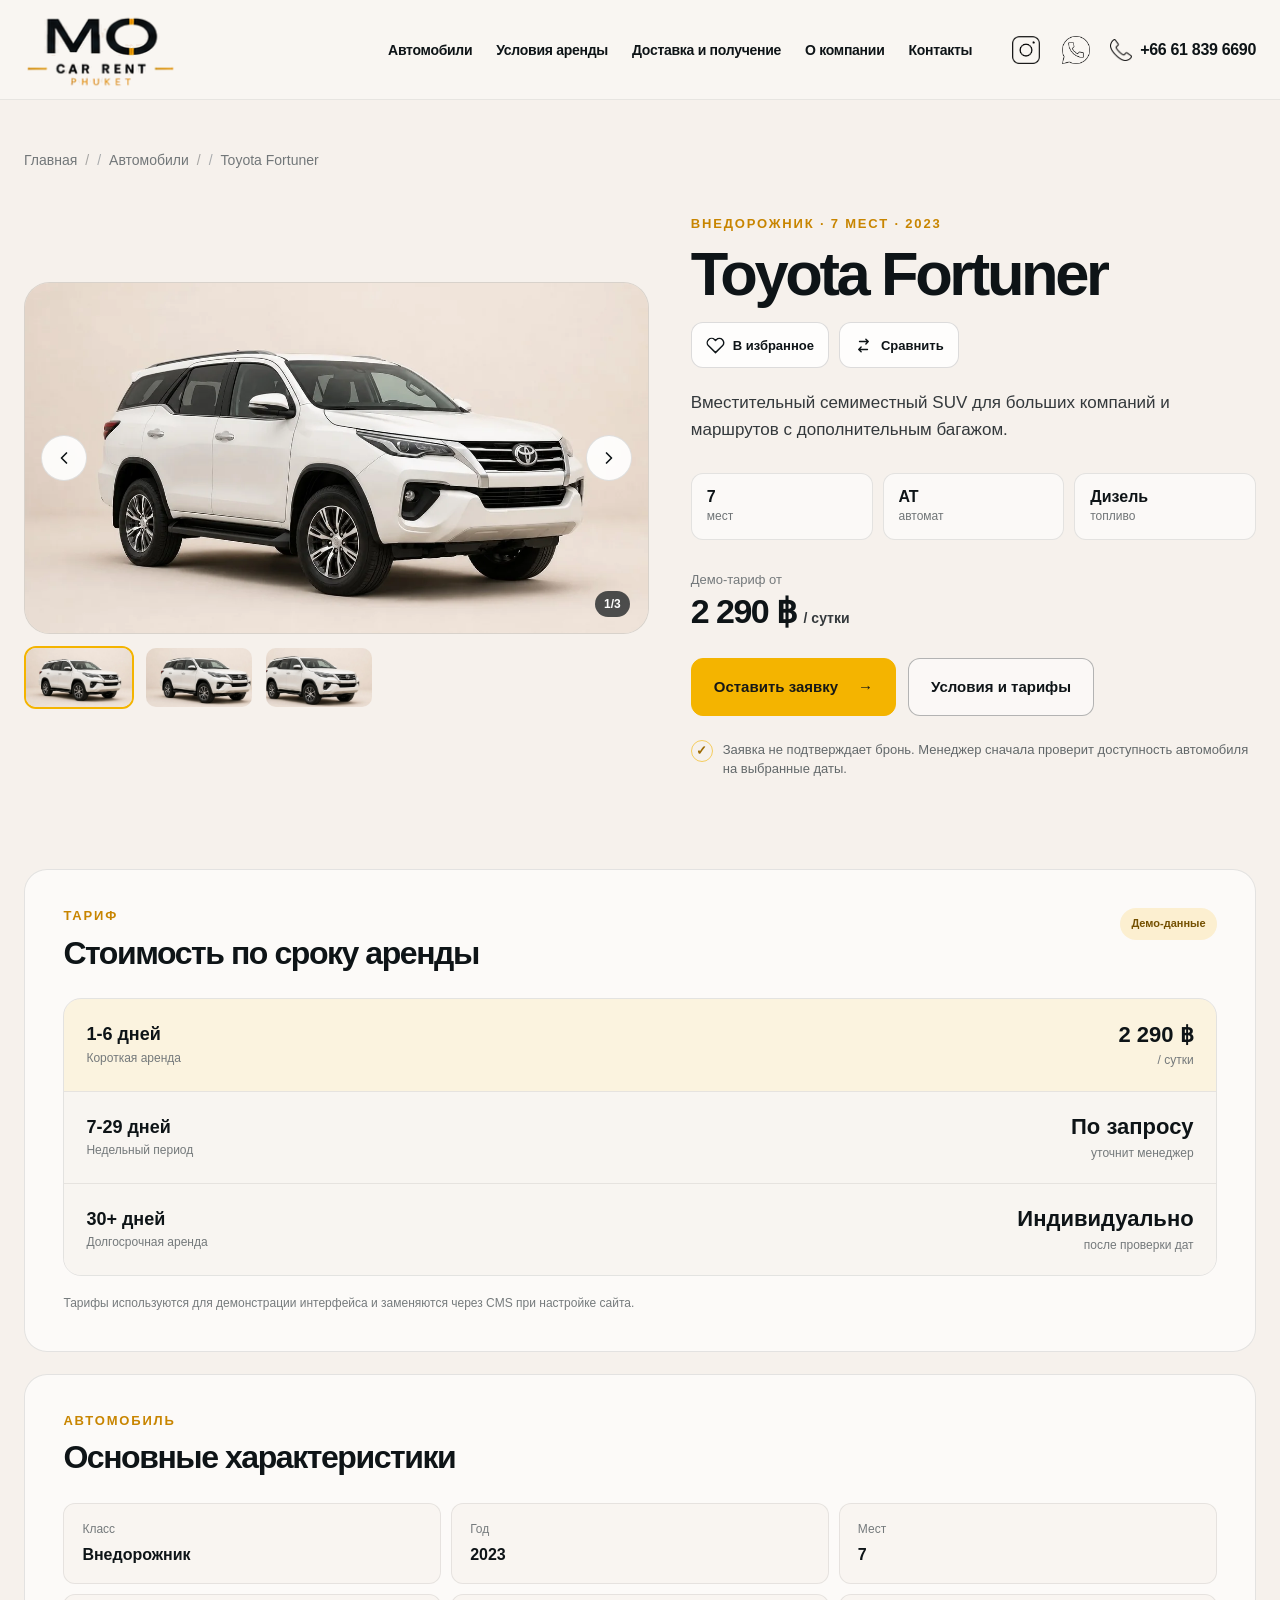
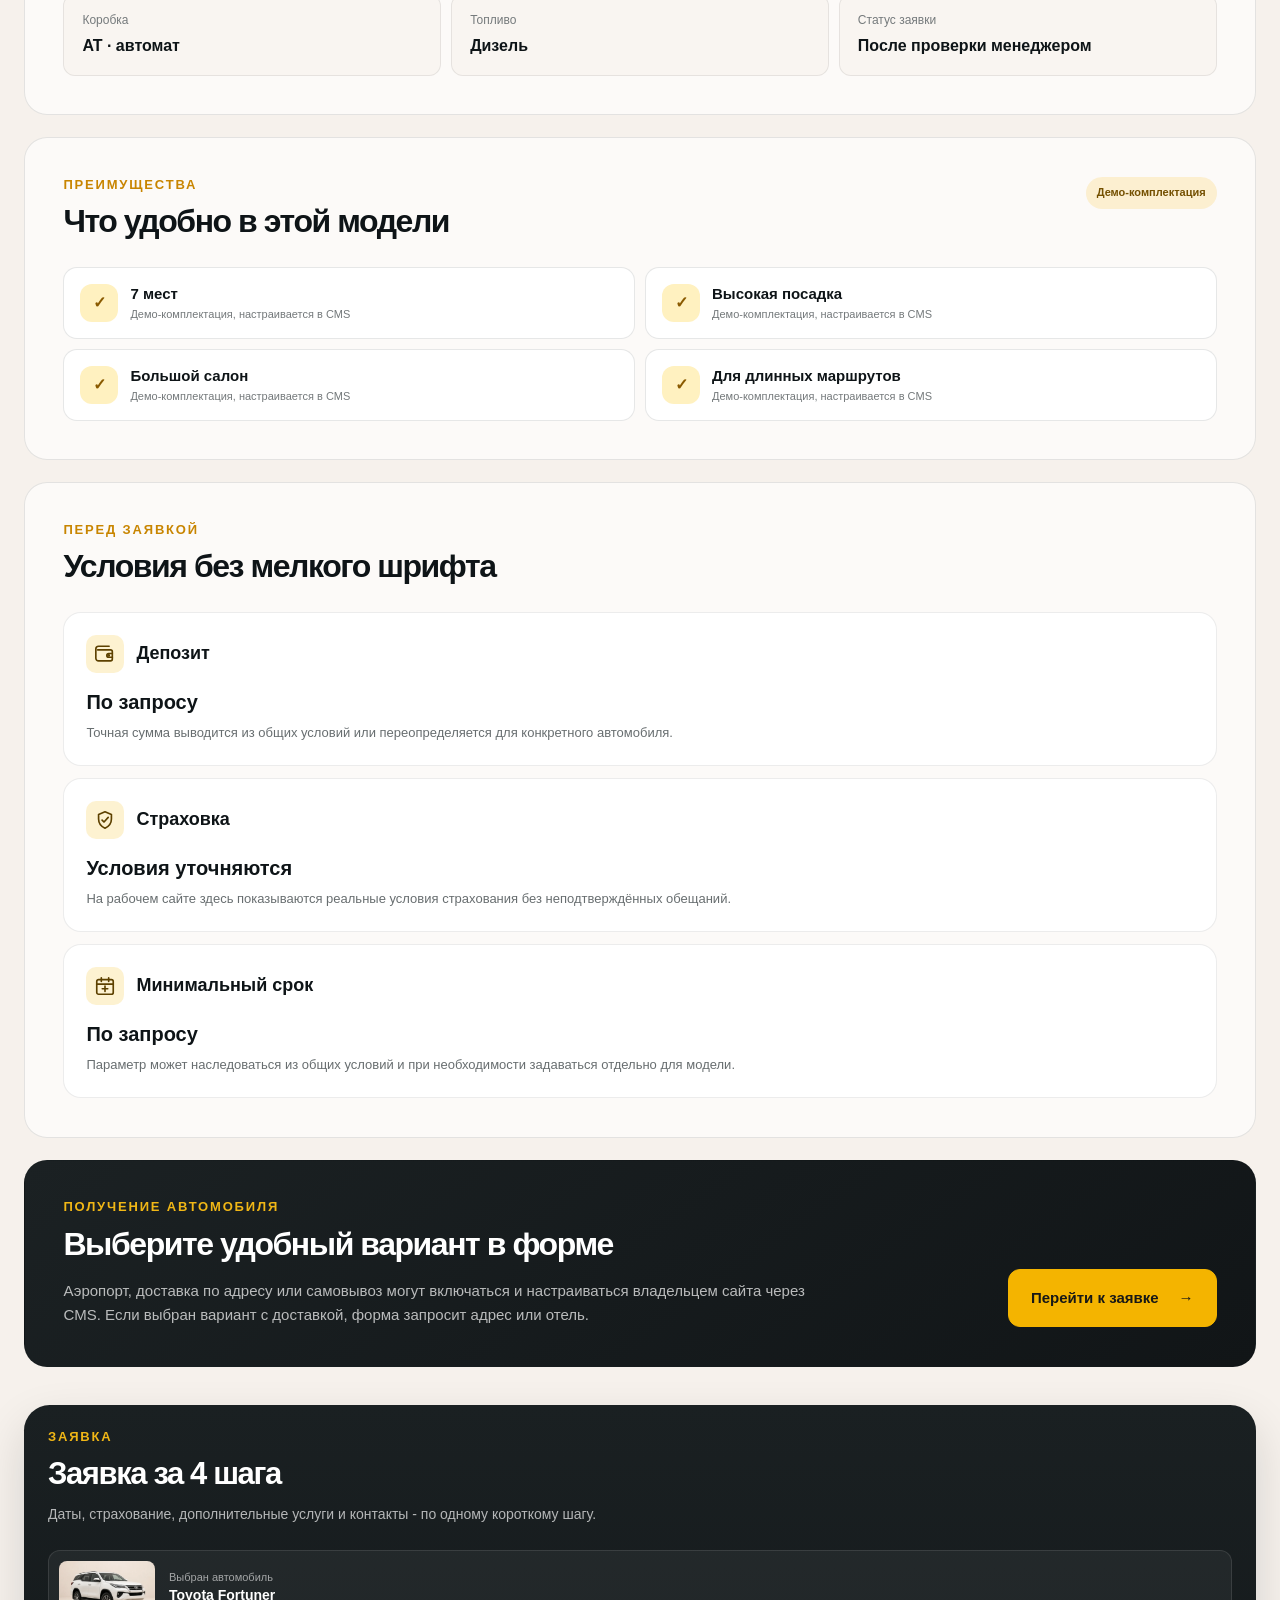
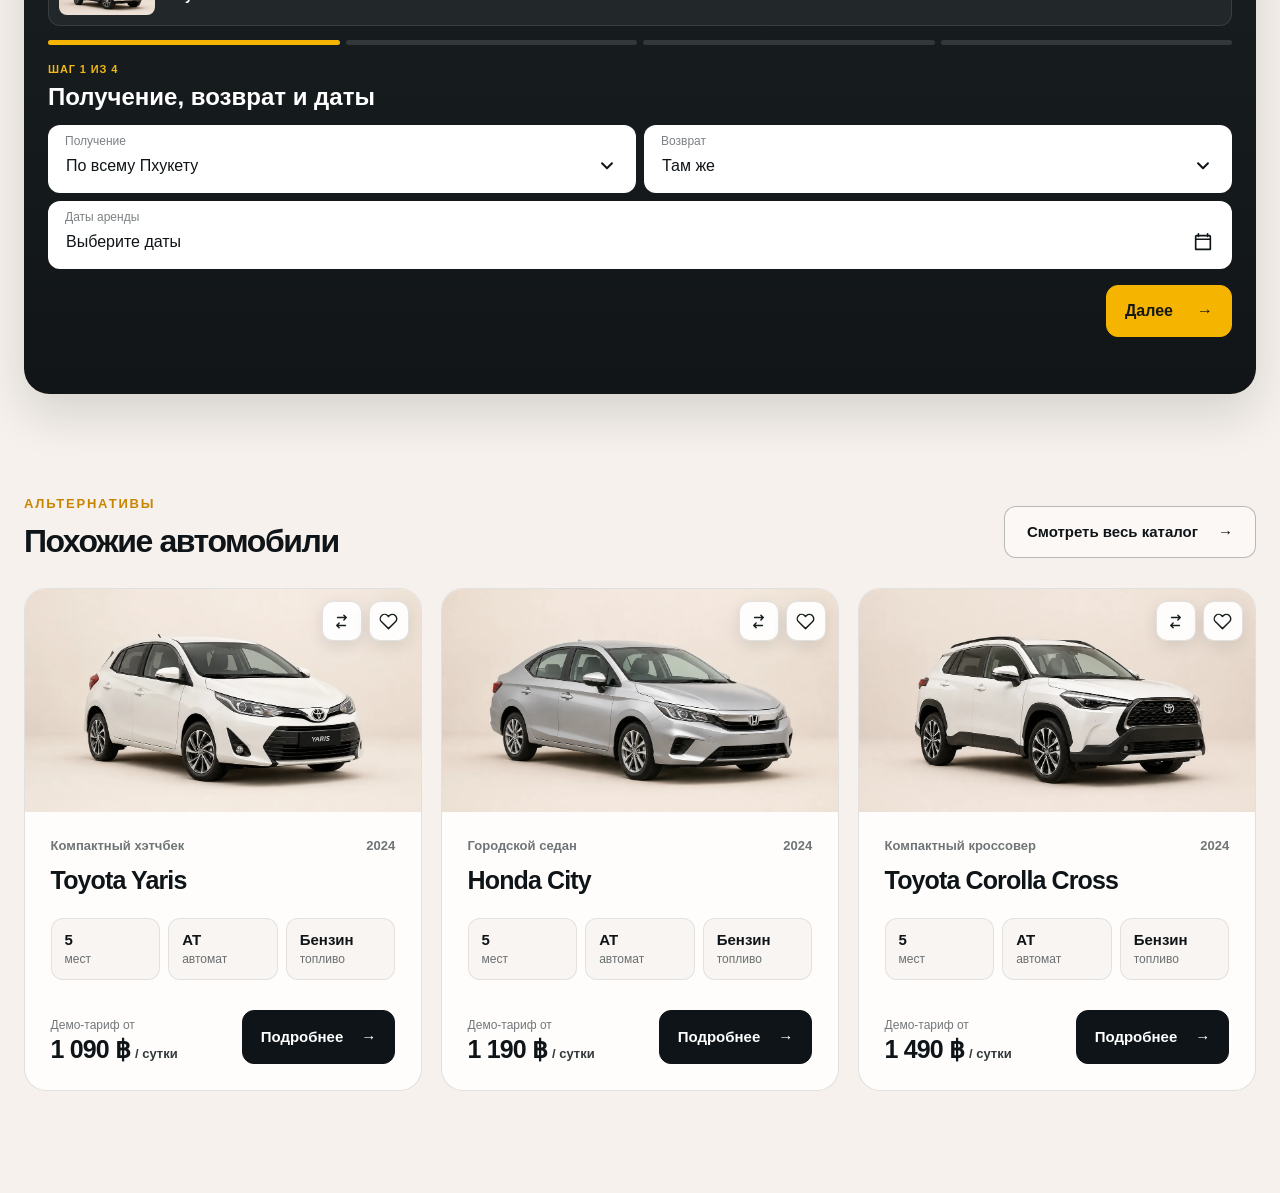
<file: cars/toyota-fortuner/index.html>
<!DOCTYPE html>

<html lang="ru">
<head>
<meta charset="utf-8"/>
<meta content="width=device-width, initial-scale=1" name="viewport"/>
<title>Toyota Fortuner - demo car single</title>
<meta content="Демонстрационная страница автомобиля Toyota Fortuner: тариф, характеристики, условия и гибридная форма заявки." name="description"/>
<link href="../../assets/style.css" rel="stylesheet"/>
<link href="../../assets/catalog.css" rel="stylesheet"/>
<link href="../../assets/catalog-page.css" rel="stylesheet"/><link href="../../assets/car-single.css" rel="stylesheet"/>
<script defer="" src="../../assets/main.js"></script>
<script defer="" src="../../assets/car-single.js"></script>
</head>
<body>
<a class="skip-link" href="#main-content">Перейти к содержимому</a>
<header class="site-header">
<div class="container site-header__container">
<div class="site-header__inner">
<a aria-label="MO Car Rent Phuket - перейти на главную" class="brand" href="../../#hero">
<img alt="MO Car Rent Phuket" decoding="async" height="72" src="../../assets/logo.png" width="164"/>
</a>
<nav aria-label="Основная навигация" class="main-nav" data-main-nav="" id="main-navigation">
<ul class="main-nav__list">
<li><a class="main-nav__link" href="../">Автомобили</a></li>
<li><a class="main-nav__link" href="../../#terms">Условия аренды</a></li>
<li><a class="main-nav__link" href="../../#delivery">Доставка и получение</a></li>
<li><a class="main-nav__link" href="../../#about">О компании</a></li>
<li><a class="main-nav__link" href="../../#contacts">Контакты</a></li>
</ul>
</nav>
<ul aria-label="Контакты и социальные сети" class="header-contacts">
<li><a aria-label="Instagram" class="header-contacts__icon" href="https://www.instagram.com/mocarrent_phuket" rel="noopener" target="_blank"><img alt="" aria-hidden="true" height="28" src="../../assets/icon-instagram.png" width="28"/></a></li>
<li><a aria-label="WhatsApp" class="header-contacts__icon" href="https://wa.me/66618396690" rel="noopener" target="_blank"><img alt="" aria-hidden="true" height="30" src="../../assets/icon-whatsapp.png" width="30"/></a></li>
<li><a aria-label="Позвонить: +66 61 839 6690" class="header-contacts__phone" href="tel:+66618396690"><img alt="" aria-hidden="true" height="22" src="../../assets/icon-phone.png" width="22"/><span>+66 61 839 6690</span></a></li>
</ul>
<button aria-controls="main-navigation" aria-expanded="false" aria-label="Открыть меню" class="menu-toggle" data-menu-toggle="" type="button">
<span aria-hidden="true" class="menu-toggle__line"></span>
<span aria-hidden="true" class="menu-toggle__line"></span>
<span aria-hidden="true" class="menu-toggle__line"></span>
</button>
</div>
</div>
</header>
<main class="main" id="main-content">
<article class="car-single" data-car-single="">
<div class="container">
<nav aria-label="Хлебные крошки" class="breadcrumbs car-single__breadcrumbs">
<ol class="breadcrumbs__list">
<li><a href="../../">Главная</a></li>
<li><a href="../">Автомобили</a></li>
<li aria-current="page">Toyota Fortuner</li>
</ol>
</nav>
<div class="car-single__hero">
<div class="car-single__visual">
<div class="vehicle-gallery" data-vehicle-gallery="">
<div class="vehicle-gallery__stage">
<button aria-label="Предыдущее фото" class="vehicle-gallery__nav vehicle-gallery__nav--prev" data-gallery-prev="" type="button"><svg aria-hidden="true" viewbox="0 0 24 24"><path d="m15 18-6-6 6-6"></path></svg></button>
<div class="vehicle-gallery__slides">
<picture data-gallery-slide=""><source srcset="../../assets/img/catalog/toyota-fortuner-01.webp" type="image/webp"/><img alt="Toyota Fortuner - фото 1" decoding="async" fetchpriority="high" height="675" src="../../assets/img/catalog/toyota-fortuner-01.jpg" width="1200"/></picture>
<picture data-gallery-slide="" hidden=""><source srcset="../../assets/img/catalog/toyota-fortuner-02.webp" type="image/webp"/><img alt="Toyota Fortuner - фото 2" decoding="async" height="675" loading="lazy" src="../../assets/img/catalog/toyota-fortuner-02.jpg" width="1200"/></picture>
<picture data-gallery-slide="" hidden=""><source srcset="../../assets/img/catalog/toyota-fortuner-03.webp" type="image/webp"/><img alt="Toyota Fortuner - фото 3" decoding="async" height="675" loading="lazy" src="../../assets/img/catalog/toyota-fortuner-03.jpg" width="1200"/></picture>
</div>
<button aria-label="Следующее фото" class="vehicle-gallery__nav vehicle-gallery__nav--next" data-gallery-next="" type="button"><svg aria-hidden="true" viewbox="0 0 24 24"><path d="m9 18 6-6-6-6"></path></svg></button>
<span class="vehicle-gallery__counter" data-gallery-counter="">1/3</span>
</div>
<div aria-label="Фотографии автомобиля" class="vehicle-gallery__thumbs">
<button data-gallery-thumb="" type="button"><img alt="" src="../../assets/img/catalog/toyota-fortuner-01.webp"/></button>
<button data-gallery-thumb="" type="button"><img alt="" src="../../assets/img/catalog/toyota-fortuner-02.webp"/></button>
<button data-gallery-thumb="" type="button"><img alt="" src="../../assets/img/catalog/toyota-fortuner-03.webp"/></button>
</div>
</div>
</div>
<div class="car-single__summary">
<p class="car-single__eyebrow">Внедорожник · 7 мест · 2023</p>
<h1 class="car-single__title">Toyota Fortuner</h1><div class="vehicle-actions" data-car-id="toyota-fortuner" data-car-title="Toyota Fortuner" data-car-url="./" data-fuel-label="diesel" data-price-label="2290 ฿ / сутки" data-seats="7">
<button aria-pressed="false" class="vehicle-action" data-favorite-car="toyota-fortuner" type="button"><svg aria-hidden="true" viewbox="0 0 24 24"><path d="M20.8 4.6a5.5 5.5 0 0 0-7.8 0L12 5.6l-1-1a5.5 5.5 0 0 0-7.8 7.8l1 1L12 21l7.8-7.6 1-1a5.5 5.5 0 0 0 0-7.8Z"></path></svg><span>В избранное</span></button>
<button aria-pressed="false" class="vehicle-action" data-compare-car="toyota-fortuner" type="button"><svg aria-hidden="true" viewbox="0 0 24 24"><path d="M7 7h11m0 0-3-3m3 3-3 3M17 17H6m0 0 3 3m-3-3 3-3"></path></svg><span>Сравнить</span></button>
</div>
<p class="car-single__lead">Вместительный семиместный SUV для больших компаний и маршрутов с дополнительным багажом.</p>
<ul aria-label="Основные характеристики" class="car-single__quick-specs">
<li><strong>7</strong><span>мест</span></li>
<li><strong>AT</strong><span>автомат</span></li>
<li><strong>Дизель</strong><span>топливо</span></li>
</ul>
<div class="car-single__hero-price">
<span>Демо-тариф от</span>
<div><strong>2 290 ฿</strong><span>/ сутки</span></div>
</div>
<div class="car-single__hero-actions">
<a class="car-single__primary-cta" href="#booking">Оставить заявку <span aria-hidden="true">→</span></a>
<a class="car-single__secondary-cta" href="#rental-info">Условия и тарифы</a>
</div>
<p class="car-single__pending-note">
<span aria-hidden="true">✓</span>
              Заявка не подтверждает бронь. Менеджер сначала проверит доступность автомобиля на выбранные даты.
            </p>
</div>
</div>
<div class="car-single__content" id="rental-info">
<div class="car-single__details">
<section aria-labelledby="tariff-title" class="single-panel tariff-panel">
<div class="single-panel__head">
<div>
<p class="single-panel__eyebrow">Тариф</p>
<h2 id="tariff-title">Стоимость по сроку аренды</h2>
</div>
<span class="single-panel__demo">Демо-данные</span>
</div>
<div aria-label="Демонстрационные тарифы" class="tariff-table" role="table">
<div class="tariff-table__row tariff-table__row--featured" role="row">
<div role="cell"><strong>1-6 дней</strong><span>Короткая аренда</span></div>
<div role="cell"><strong>2 290 ฿</strong><span>/ сутки</span></div>
</div>
<div class="tariff-table__row" role="row">
<div role="cell"><strong>7-29 дней</strong><span>Недельный период</span></div>
<div role="cell"><strong>По запросу</strong><span>уточнит менеджер</span></div>
</div>
<div class="tariff-table__row" role="row">
<div role="cell"><strong>30+ дней</strong><span>Долгосрочная аренда</span></div>
<div role="cell"><strong>Индивидуально</strong><span>после проверки дат</span></div>
</div>
</div>
<p class="single-panel__note">Тарифы используются для демонстрации интерфейса и заменяются через CMS при настройке сайта.</p>
</section>
<section aria-labelledby="specs-title" class="single-panel specs-panel">
<div class="single-panel__head">
<div>
<p class="single-panel__eyebrow">Автомобиль</p>
<h2 id="specs-title">Основные характеристики</h2>
</div>
</div>
<dl class="specs-grid">
<div><dt>Класс</dt><dd>Внедорожник</dd></div>
<div><dt>Год</dt><dd>2023</dd></div>
<div><dt>Мест</dt><dd>7</dd></div>
<div><dt>Коробка</dt><dd>AT · автомат</dd></div>
<div><dt>Топливо</dt><dd>Дизель</dd></div>
<div><dt>Статус заявки</dt><dd>После проверки менеджером</dd></div>
</dl>
</section><section aria-labelledby="advantages-title-toyota-fortuner" class="single-panel advantages-panel">
<div class="single-panel__head"><div><p class="single-panel__eyebrow">Преимущества</p><h2 id="advantages-title-toyota-fortuner">Что удобно в этой модели</h2></div><span class="single-panel__demo">Демо-комплектация</span></div>
<ul class="advantages-grid"><li><span aria-hidden="true" class="advantage-card__icon">✓</span><strong>7 мест</strong><span>Демо-комплектация, настраивается в CMS</span></li><li><span aria-hidden="true" class="advantage-card__icon">✓</span><strong>Высокая посадка</strong><span>Демо-комплектация, настраивается в CMS</span></li><li><span aria-hidden="true" class="advantage-card__icon">✓</span><strong>Большой салон</strong><span>Демо-комплектация, настраивается в CMS</span></li><li><span aria-hidden="true" class="advantage-card__icon">✓</span><strong>Для длинных маршрутов</strong><span>Демо-комплектация, настраивается в CMS</span></li></ul>
</section>
<section aria-labelledby="trust-title" class="single-panel trust-panel">
<div class="single-panel__head">
<div>
<p class="single-panel__eyebrow">Перед заявкой</p>
<h2 id="trust-title">Условия без мелкого шрифта</h2>
</div>
</div>
<div class="trust-grid">
<article class="trust-card">
<span aria-hidden="true" class="trust-card__icon"><svg focusable="false" viewbox="0 0 24 24"><path d="M4 7.5h14a2 2 0 0 1 2 2v8a2 2 0 0 1-2 2H5a3 3 0 0 1-3-3v-10a3 3 0 0 1 3-3h11.5"></path><path d="M20 11.5h-4a2 2 0 0 0 0 4h4"></path><circle cx="16" cy="13.5" r=".7"></circle></svg></span>
<h3>Депозит</h3>
<strong>По запросу</strong>
<p>Точная сумма выводится из общих условий или переопределяется для конкретного автомобиля.</p>
</article>
<article class="trust-card">
<span aria-hidden="true" class="trust-card__icon"><svg focusable="false" viewbox="0 0 24 24"><path d="M12 3 19 6v5c0 4.6-2.8 8.1-7 10-4.2-1.9-7-5.4-7-10V6l7-3Z"></path><path d="m8.8 12.1 2.1 2.1 4.6-5"></path></svg></span>
<h3>Страховка</h3>
<strong>Условия уточняются</strong>
<p>На рабочем сайте здесь показываются реальные условия страхования без неподтверждённых обещаний.</p>
</article>
<article class="trust-card">
<span aria-hidden="true" class="trust-card__icon"><svg focusable="false" viewbox="0 0 24 24"><rect height="16" rx="2" width="18" x="3" y="5"></rect><path d="M8 3v4M16 3v4M3 10h18"></path><path d="M9 15h6M12 12v6"></path></svg></span>
<h3>Минимальный срок</h3>
<strong>По запросу</strong>
<p>Параметр может наследоваться из общих условий и при необходимости задаваться отдельно для модели.</p>
</article>
</div>
</section>
<section aria-labelledby="pickup-title" class="single-panel pickup-panel">
<div class="pickup-panel__content">
<p class="single-panel__eyebrow">Получение автомобиля</p>
<h2 id="pickup-title">Выберите удобный вариант в форме</h2>
<p>Аэропорт, доставка по адресу или самовывоз могут включаться и настраиваться владельцем сайта через CMS. Если выбран вариант с доставкой, форма запросит адрес или отель.</p>
</div>
<a class="pickup-panel__link" href="#booking">Перейти к заявке <span aria-hidden="true">→</span></a>
</section>
</div>
<aside aria-labelledby="booking-title" class="booking-card" id="booking">
<div class="booking-card__head">
<p class="single-panel__eyebrow">Заявка</p>
<h2 id="booking-title">Заявка за 4 шага</h2>
<p>Даты, страхование, дополнительные услуги и контакты - по одному короткому шагу.</p>
</div>
<div class="booking-card__form-shell"><form class="car-booking car-quiz" data-car-booking-form="" data-demo="" novalidate="">
<input name="car" type="hidden" value="Toyota Fortuner"/><input data-phone-full="" name="phone" type="hidden"/>
<div class="car-booking__selected"><picture><source srcset="../../assets/img/catalog/toyota-fortuner.webp" type="image/webp"/><img alt="" decoding="async" height="135" loading="lazy" src="../../assets/img/catalog/toyota-fortuner.jpg" width="240"/></picture><div><span>Выбран автомобиль</span><strong>Toyota Fortuner</strong></div></div>
<div aria-label="Шаги заявки" class="quiz-progress"><span class="is-active" data-quiz-progress="">1</span><span data-quiz-progress="">2</span><span data-quiz-progress="">3</span><span data-quiz-progress="">4</span></div>
<section class="quiz-step" data-quiz-step="">
<div class="quiz-step__head"><span>Шаг 1 из 4</span><h3>Получение, возврат и даты</h3></div>
<div class="car-rental-search catalog-search" data-rental-search="">
<div class="catalog-search__mainrow">
<div class="catalog-search__field" data-place-field="pickup">
<span class="catalog-search__label">Получение</span>
<button aria-expanded="false" aria-haspopup="listbox" class="catalog-search__trigger" data-place-trigger="pickup" type="button">
<span data-place-value="pickup">По всему Пхукету</span>
<svg aria-hidden="true" class="catalog-search__trigger-icon" viewbox="0 0 20 20"><path d="m5.5 7.5 4.5 4.5 4.5-4.5"></path></svg>
</button>
<div class="catalog-popover catalog-place" data-place-popover="pickup" hidden="">
<div class="catalog-place__mobile-head">
<div><span>Получение</span><strong>Выберите место</strong></div>
<button aria-label="Закрыть выбор места получения" class="catalog-place__close" data-close-place="" type="button"><svg aria-hidden="true" viewbox="0 0 24 24"><path d="M6 6l12 12M18 6 6 18"></path></svg></button>
</div>
<div class="catalog-place__title">Где получить автомобиль?</div>
<button data-label="По всему Пхукету" data-place-option="pickup" data-value="all" type="button">По всему Пхукету</button><button data-label="Доставка по Пхукету" data-place-option="pickup" data-value="delivery" type="button">Доставка по Пхукету</button><button data-label="Получение в офисе" data-place-option="pickup" data-value="office" type="button">Получение в офисе</button><button data-label="Аэропорт Пхукета" data-place-option="pickup" data-value="airport" type="button">Аэропорт Пхукета</button><button data-label="Патонг" data-place-option="pickup" data-value="patong" type="button">Патонг</button><button data-label="Ката / Карон" data-place-option="pickup" data-value="kata-karon" type="button">Ката / Карон</button><button data-label="Раваи / Най Харн" data-place-option="pickup" data-value="rawai" type="button">Раваи / Най Харн</button>
</div>
<input data-place-input="pickup" name="pickup" type="hidden" value="all"/>
</div>
<div class="catalog-search__field" data-place-field="return">
<span class="catalog-search__label">Возврат</span>
<button aria-expanded="false" aria-haspopup="listbox" class="catalog-search__trigger" data-place-trigger="return" type="button">
<span data-place-value="return">Там же</span>
<svg aria-hidden="true" class="catalog-search__trigger-icon" viewbox="0 0 20 20"><path d="m5.5 7.5 4.5 4.5 4.5-4.5"></path></svg>
</button>
<div class="catalog-popover catalog-place" data-place-popover="return" hidden="">
<div class="catalog-place__mobile-head">
<div><span>Возврат</span><strong>Выберите место</strong></div>
<button aria-label="Закрыть выбор места возврата" class="catalog-place__close" data-close-place="" type="button"><svg aria-hidden="true" viewbox="0 0 24 24"><path d="M6 6l12 12M18 6 6 18"></path></svg></button>
</div>
<div class="catalog-place__title">Где вернуть автомобиль?</div>
<button data-label="Там же" data-place-option="return" data-value="same" type="button">Там же</button><button data-label="Аэропорт Пхукета" data-place-option="return" data-value="airport" type="button">Аэропорт Пхукета</button><button data-label="Патонг" data-place-option="return" data-value="patong" type="button">Патонг</button><button data-label="Ката / Карон" data-place-option="return" data-value="kata-karon" type="button">Ката / Карон</button><button data-label="Раваи / Най Харн" data-place-option="return" data-value="rawai" type="button">Раваи / Най Харн</button>
</div>
<input data-place-input="return" name="return" type="hidden" value="same"/>
</div>
<div class="catalog-search__field catalog-search__field--dates" data-rental-date-field="">
<span class="catalog-search__label">Даты аренды</span>
<button aria-expanded="false" aria-haspopup="dialog" class="catalog-search__trigger" data-date-range-trigger="" type="button">
<span data-date-range-value="">Выберите даты</span>
<svg aria-hidden="true" class="catalog-search__trigger-icon" viewbox="0 0 24 24"><path d="M7 3v3m10-3v3M4 9h16M5 5h14a1 1 0 0 1 1 1v14H4V6a1 1 0 0 1 1-1Z"></path></svg>
</button>
<div class="catalog-popover catalog-calendar" data-date-popover="" hidden="">
<div class="catalog-calendar__top">
<button aria-label="Предыдущий месяц" class="catalog-calendar__nav" data-calendar-prev="" type="button"><svg aria-hidden="true" viewbox="0 0 24 24"><path d="m15 18-6-6 6-6"></path></svg></button>
<strong>Выберите даты аренды</strong>
<button aria-label="Следующий месяц" class="catalog-calendar__nav" data-calendar-next="" type="button"><svg aria-hidden="true" viewbox="0 0 24 24"><path d="m9 6 6 6-6 6"></path></svg></button>
</div>
<div class="catalog-calendar__months" data-calendar-months=""></div>
<div class="catalog-calendar__footer">
<div><span>Период</span><strong data-calendar-summary="">Дата получения → дата возврата</strong></div>
<button class="catalog-calendar__done" data-calendar-done="" type="button">Готово</button>
</div>
</div>
<input data-pickup-date="" name="pickup_date" type="hidden"/>
<input data-return-date="" name="return_date" type="hidden"/>
</div>
</div>
<p class="car-rental-search__error" data-rental-search-error="" hidden="">Выберите даты аренды.</p>
</div>
<div class="car-booking__field" data-delivery-address-field="" hidden="">
<label>Адрес или отель</label>
<div class="car-booking__control"><input autocomplete="street-address" name="delivery_address" placeholder="Название отеля или адрес" type="text"/></div>
</div>
<div class="quiz-step__nav"><button class="quiz-next" data-quiz-next="" type="button">Далее <span>→</span></button></div>
</section>
<section class="quiz-step" data-quiz-step="" hidden="">
<div class="quiz-step__head"><span>Шаг 2 из 4</span><h3>Страхование</h3><p>Выберите вариант для заявки. Реальные покрытия и стоимость задаются владельцем сайта.</p></div>
<div class="choice-cards"><label class="choice-card"><input checked="" name="insurance" type="radio" value="standard"/><span><strong>Стандарт</strong><small>Базовая опция</small><em>условия уточняются</em></span></label><label class="choice-card"><input name="insurance" type="radio" value="extended"/><span><strong>Расширенная</strong><small>Дополнительная защита</small><em>условия уточняются</em></span></label><label class="choice-card"><input name="insurance" type="radio" value="manager"/><span><strong>Поможет менеджер</strong><small>Выбрать после заявки</small><em>без выбора сейчас</em></span></label></div>
<div class="quiz-step__nav"><button class="quiz-back" data-quiz-prev="" type="button">← Назад</button><button class="quiz-next" data-quiz-next="" type="button">Далее <span>→</span></button></div>
</section>
<section class="quiz-step" data-quiz-step="" hidden="">
<div class="quiz-step__head"><span>Шаг 3 из 4</span><h3>Дополнительные услуги</h3><p>Можно выбрать несколько. Наличие и стоимость подтверждает менеджер.</p></div>
<div class="extra-options"><label><input name="extras" type="checkbox" value="child-seat"/><span><strong>Детское кресло</strong><small>По запросу</small></span></label><label><input name="extras" type="checkbox" value="booster"/><span><strong>Бустер</strong><small>По запросу</small></span></label><label><input name="extras" type="checkbox" value="south-provinces"/><span><strong>Выезд в южные провинции</strong><small>Требует согласования</small></span></label><label><input name="extras" type="checkbox" value="islands"/><span><strong>Выезд на острова</strong><small>Требует согласования</small></span></label></div>
<div class="quiz-step__nav"><button class="quiz-back" data-quiz-prev="" type="button">← Назад</button><button class="quiz-next" data-quiz-next="" type="button">Далее <span>→</span></button></div>
</section>
<section class="quiz-step" data-quiz-step="" hidden="">
<div class="quiz-step__head"><span>Шаг 4 из 4</span><h3>Контакты</h3></div>
<div class="car-booking__field"><label>Имя</label><div class="car-booking__control"><input autocomplete="name" name="customer_name" placeholder="Как к вам обращаться" required="" type="text"/></div></div>
<div class="phone-composer"><div class="car-booking__field phone-composer__country"><label>Код страны</label><div class="car-booking__control car-booking__control--select"><select aria-label="Код страны" data-phone-country=""><option value="66">🇹🇭 +66</option><option value="7">🇷🇺 +7</option><option value="1">🇺🇸 +1</option><option value="44">🇬🇧 +44</option><option value="49">🇩🇪 +49</option><option value="33">🇫🇷 +33</option><option value="971">🇦🇪 +971</option><option value="31">🇳🇱 +31</option><option value="34">🇪🇸 +34</option><option value="39">🇮🇹 +39</option><option value="41">🇨🇭 +41</option><option value="420">🇨🇿 +420</option><option value="90">🇹🇷 +90</option><option value="62">🇮🇩 +62</option><option value="65">🇸🇬 +65</option><option value="86">🇨🇳 +86</option><option value="81">🇯🇵 +81</option><option value="82">🇰🇷 +82</option><option value="94">🇱🇰 +94</option><option value="27">🇿🇦 +27</option></select><svg aria-hidden="true" viewbox="0 0 20 20"><path d="m5.5 7.5 4.5 4.5 4.5-4.5"></path></svg></div></div><div class="car-booking__field"><label>Номер телефона</label><div class="car-booking__control"><input autocomplete="tel-national" data-phone-local="" inputmode="tel" placeholder="61 839 6690" required="" type="tel"/></div></div></div>
<fieldset class="messenger-field"><legend>Какие мессенджеры доступны по этому номеру?</legend><label><input name="messengers" type="checkbox" value="whatsapp"/><span>WhatsApp</span></label><label><input name="messengers" type="checkbox" value="telegram"/><span>Telegram</span></label></fieldset>
<div class="car-booking__field"><label>Комментарий <span>необязательно</span></label><div class="car-booking__control"><textarea name="comment" placeholder="Рейс, пожелания или другой вопрос" rows="3"></textarea></div></div>
<label class="car-booking__consent"><input name="privacy" required="" type="checkbox"/><span>Согласен на обработку данных согласно <a href="../../privacy-policy/" rel="noopener" target="_blank">политике конфиденциальности</a>.</span></label>
<div class="quiz-step__nav"><button class="quiz-back" data-quiz-prev="" type="button">← Назад</button><button class="car-booking__submit" type="submit"><span>Отправить заявку</span><span aria-hidden="true">→</span></button></div>
<p class="car-booking__microcopy">После отправки автомобиль ещё не забронирован. Менеджер сначала проверит доступность.</p><p aria-live="polite" class="car-booking__status" data-car-booking-status="" role="status"></p>
</section>
</form>
<div aria-live="polite" class="booking-success" data-booking-success="" hidden="" role="status" tabindex="-1"><span aria-hidden="true" class="booking-success__icon">✓</span><h3>Заявка принята</h3><p>Доступность автомобиля пока не подтверждена. Менеджер проверит даты и свяжется с вами.</p></div></div>
</aside>
</div>
<section aria-labelledby="similar-title" class="similar-cars">
<div class="similar-cars__head">
<div>
<p class="single-panel__eyebrow">Альтернативы</p>
<h2 id="similar-title">Похожие автомобили</h2>
</div>
<a href="../">Смотреть весь каталог <span aria-hidden="true">→</span></a>
</div>
<div class="cars-preview__grid">
<article class="car-card catalog-car-card" data-car-id="toyota-yaris" data-car-title="Toyota Yaris" data-car-url="../toyota-yaris/" data-fuel-label="Бензин" data-price-label="1090 ฿ / сутки" data-seats="5">
<div class="car-card__media">
<picture class="car-card__picture">
<source srcset="../../assets/img/catalog/toyota-yaris.webp" type="image/webp"/>
<img alt="Toyota Yaris 2024" class="car-card__image" decoding="async" height="675" loading="lazy" src="../../assets/img/catalog/toyota-yaris.jpg" width="1200"/>
</picture>
<div class="car-card__tools">
<button aria-label="Добавить к сравнению" aria-pressed="false" data-compare-car="toyota-yaris" data-tooltip="Добавить к сравнению" type="button"><svg aria-hidden="true" viewbox="0 0 24 24"><path d="M7 7h11m0 0-3-3m3 3-3 3M17 17H6m0 0 3 3m-3-3 3-3"></path></svg></button>
<button aria-label="Добавить в избранное" aria-pressed="false" data-favorite-car="toyota-yaris" data-tooltip="Добавить в избранное" type="button"><svg aria-hidden="true" viewbox="0 0 24 24"><path d="M20.8 4.6a5.5 5.5 0 0 0-7.8 0L12 5.6l-1-1a5.5 5.5 0 0 0-7.8 7.8l1 1L12 21l7.8-7.6 1-1a5.5 5.5 0 0 0 0-7.8Z"></path></svg></button>
</div></div>
<div class="car-card__body">
<div class="car-card__meta"><span>Компактный хэтчбек</span><span>2024</span></div>
<h3 class="car-card__title" id="related-toyota-yaris-title">Toyota Yaris</h3>
<ul aria-label="Характеристики Toyota Yaris" class="car-card__specs">
<li class="car-card__spec"><strong>5</strong><span>мест</span></li>
<li class="car-card__spec"><strong>AT</strong><span>автомат</span></li>
<li class="car-card__spec"><strong>Бензин</strong><span>топливо</span></li>
</ul>
<div class="car-card__footer">
<div class="car-card__price">
<span class="car-card__price-label">Демо-тариф от</span>
<span class="car-card__price-line"><strong class="car-card__price-value">1 090 ฿</strong><span class="car-card__price-unit">/ сутки</span></span>
</div>
<a aria-label="Подробнее: Toyota Yaris" class="car-card__action" href="../toyota-yaris/"><span>Подробнее</span><span>→</span></a>
</div>
</div>
</article>
<article class="car-card catalog-car-card" data-car-id="honda-city" data-car-title="Honda City" data-car-url="../honda-city/" data-fuel-label="Бензин" data-price-label="1190 ฿ / сутки" data-seats="5">
<div class="car-card__media">
<picture class="car-card__picture">
<source srcset="../../assets/img/catalog/honda-city.webp" type="image/webp"/>
<img alt="Honda City 2024" class="car-card__image" decoding="async" height="675" loading="lazy" src="../../assets/img/catalog/honda-city.jpg" width="1200"/>
</picture>
<div class="car-card__tools">
<button aria-label="Добавить к сравнению" aria-pressed="false" data-compare-car="honda-city" data-tooltip="Добавить к сравнению" type="button"><svg aria-hidden="true" viewbox="0 0 24 24"><path d="M7 7h11m0 0-3-3m3 3-3 3M17 17H6m0 0 3 3m-3-3 3-3"></path></svg></button>
<button aria-label="Добавить в избранное" aria-pressed="false" data-favorite-car="honda-city" data-tooltip="Добавить в избранное" type="button"><svg aria-hidden="true" viewbox="0 0 24 24"><path d="M20.8 4.6a5.5 5.5 0 0 0-7.8 0L12 5.6l-1-1a5.5 5.5 0 0 0-7.8 7.8l1 1L12 21l7.8-7.6 1-1a5.5 5.5 0 0 0 0-7.8Z"></path></svg></button>
</div></div>
<div class="car-card__body">
<div class="car-card__meta"><span>Городской седан</span><span>2024</span></div>
<h3 class="car-card__title" id="related-honda-city-title">Honda City</h3>
<ul aria-label="Характеристики Honda City" class="car-card__specs">
<li class="car-card__spec"><strong>5</strong><span>мест</span></li>
<li class="car-card__spec"><strong>AT</strong><span>автомат</span></li>
<li class="car-card__spec"><strong>Бензин</strong><span>топливо</span></li>
</ul>
<div class="car-card__footer">
<div class="car-card__price">
<span class="car-card__price-label">Демо-тариф от</span>
<span class="car-card__price-line"><strong class="car-card__price-value">1 190 ฿</strong><span class="car-card__price-unit">/ сутки</span></span>
</div>
<a aria-label="Подробнее: Honda City" class="car-card__action" href="../honda-city/"><span>Подробнее</span><span>→</span></a>
</div>
</div>
</article>
<article class="car-card catalog-car-card" data-car-id="toyota-corolla-cross" data-car-title="Toyota Corolla Cross" data-car-url="../toyota-corolla-cross/" data-fuel-label="Бензин" data-price-label="1490 ฿ / сутки" data-seats="5">
<div class="car-card__media">
<picture class="car-card__picture">
<source srcset="../../assets/img/catalog/toyota-corolla-cross.webp" type="image/webp"/>
<img alt="Toyota Corolla Cross 2024" class="car-card__image" decoding="async" height="675" loading="lazy" src="../../assets/img/catalog/toyota-corolla-cross.jpg" width="1200"/>
</picture>
<div class="car-card__tools">
<button aria-label="Добавить к сравнению" aria-pressed="false" data-compare-car="toyota-corolla-cross" data-tooltip="Добавить к сравнению" type="button"><svg aria-hidden="true" viewbox="0 0 24 24"><path d="M7 7h11m0 0-3-3m3 3-3 3M17 17H6m0 0 3 3m-3-3 3-3"></path></svg></button>
<button aria-label="Добавить в избранное" aria-pressed="false" data-favorite-car="toyota-corolla-cross" data-tooltip="Добавить в избранное" type="button"><svg aria-hidden="true" viewbox="0 0 24 24"><path d="M20.8 4.6a5.5 5.5 0 0 0-7.8 0L12 5.6l-1-1a5.5 5.5 0 0 0-7.8 7.8l1 1L12 21l7.8-7.6 1-1a5.5 5.5 0 0 0 0-7.8Z"></path></svg></button>
</div></div>
<div class="car-card__body">
<div class="car-card__meta"><span>Компактный кроссовер</span><span>2024</span></div>
<h3 class="car-card__title" id="related-toyota-corolla-cross-title">Toyota Corolla Cross</h3>
<ul aria-label="Характеристики Toyota Corolla Cross" class="car-card__specs">
<li class="car-card__spec"><strong>5</strong><span>мест</span></li>
<li class="car-card__spec"><strong>AT</strong><span>автомат</span></li>
<li class="car-card__spec"><strong>Бензин</strong><span>топливо</span></li>
</ul>
<div class="car-card__footer">
<div class="car-card__price">
<span class="car-card__price-label">Демо-тариф от</span>
<span class="car-card__price-line"><strong class="car-card__price-value">1 490 ฿</strong><span class="car-card__price-unit">/ сутки</span></span>
</div>
<a aria-label="Подробнее: Toyota Corolla Cross" class="car-card__action" href="../toyota-corolla-cross/"><span>Подробнее</span><span>→</span></a>
</div>
</div>
</article>
</div>
</section>
</div>
</article>
</main>
<script defer="True" src="../../assets/vehicle-tools.js"></script></body>
</html>
</file>
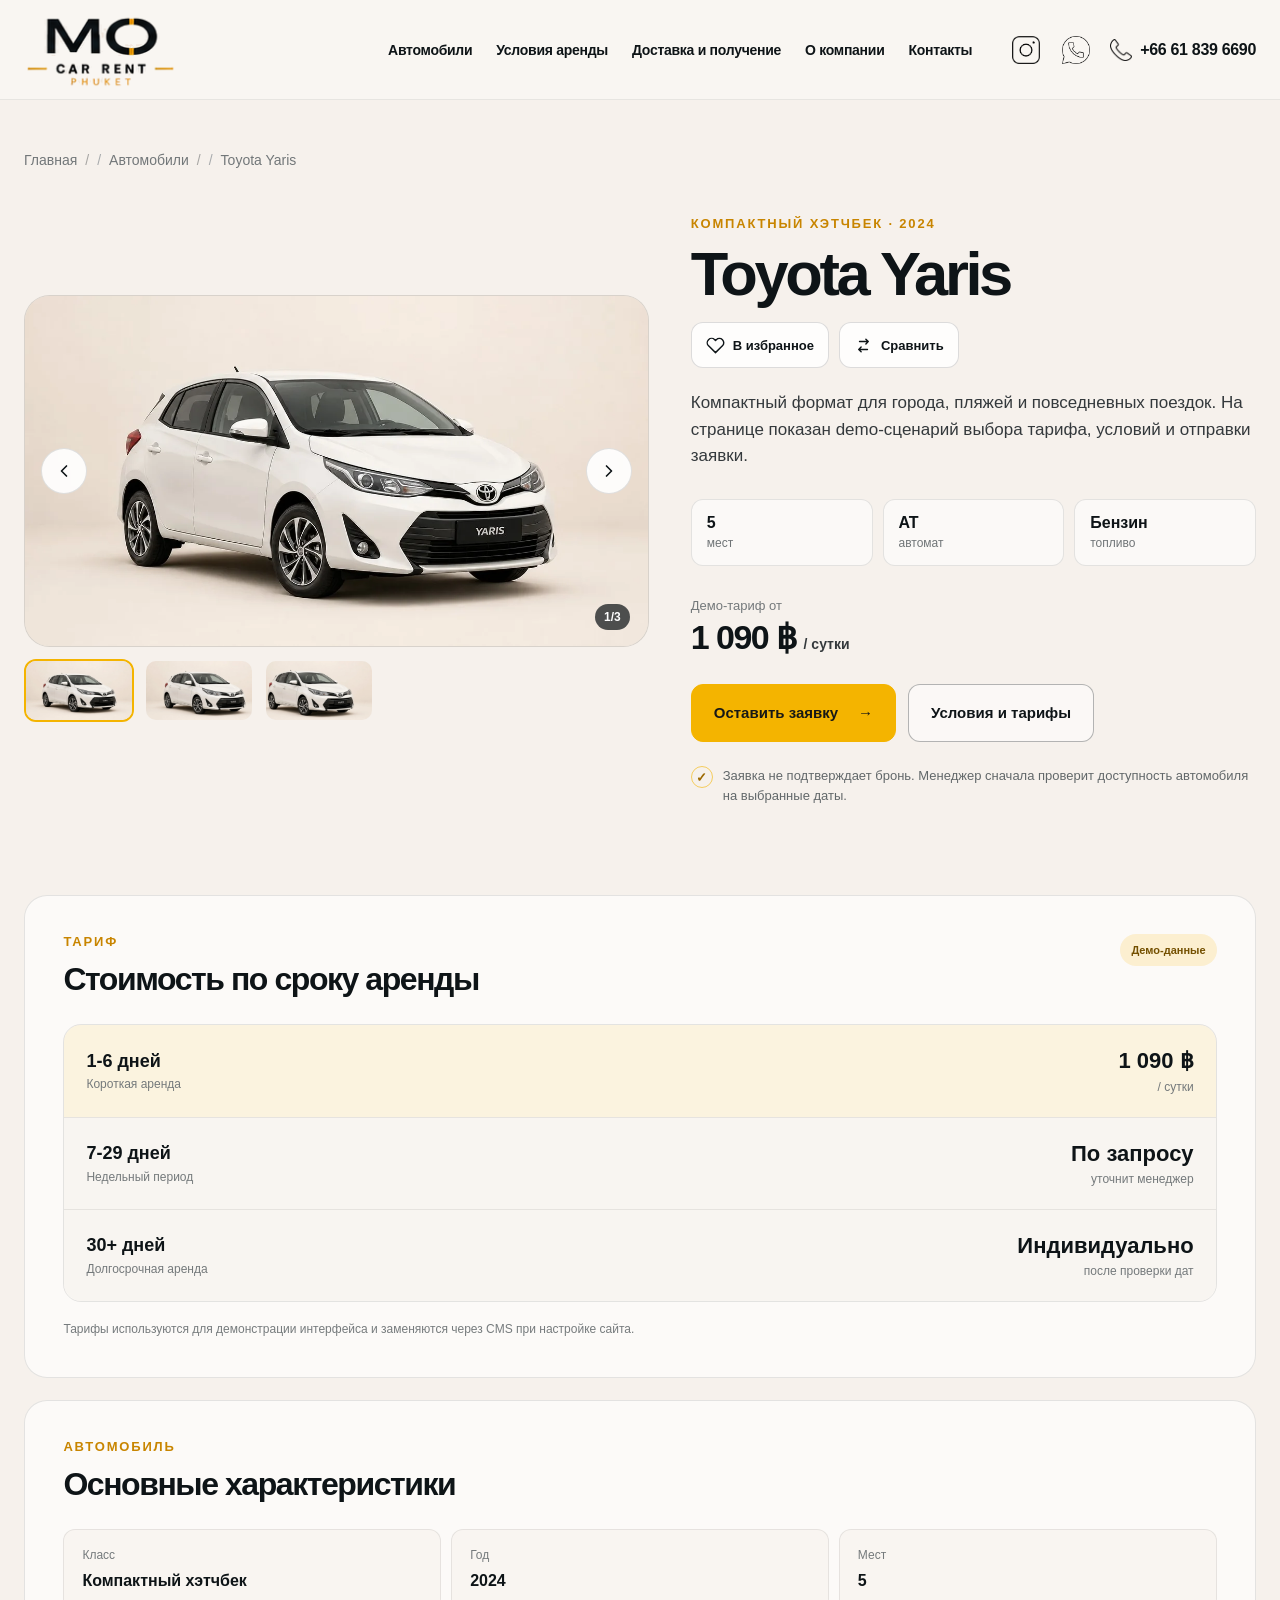
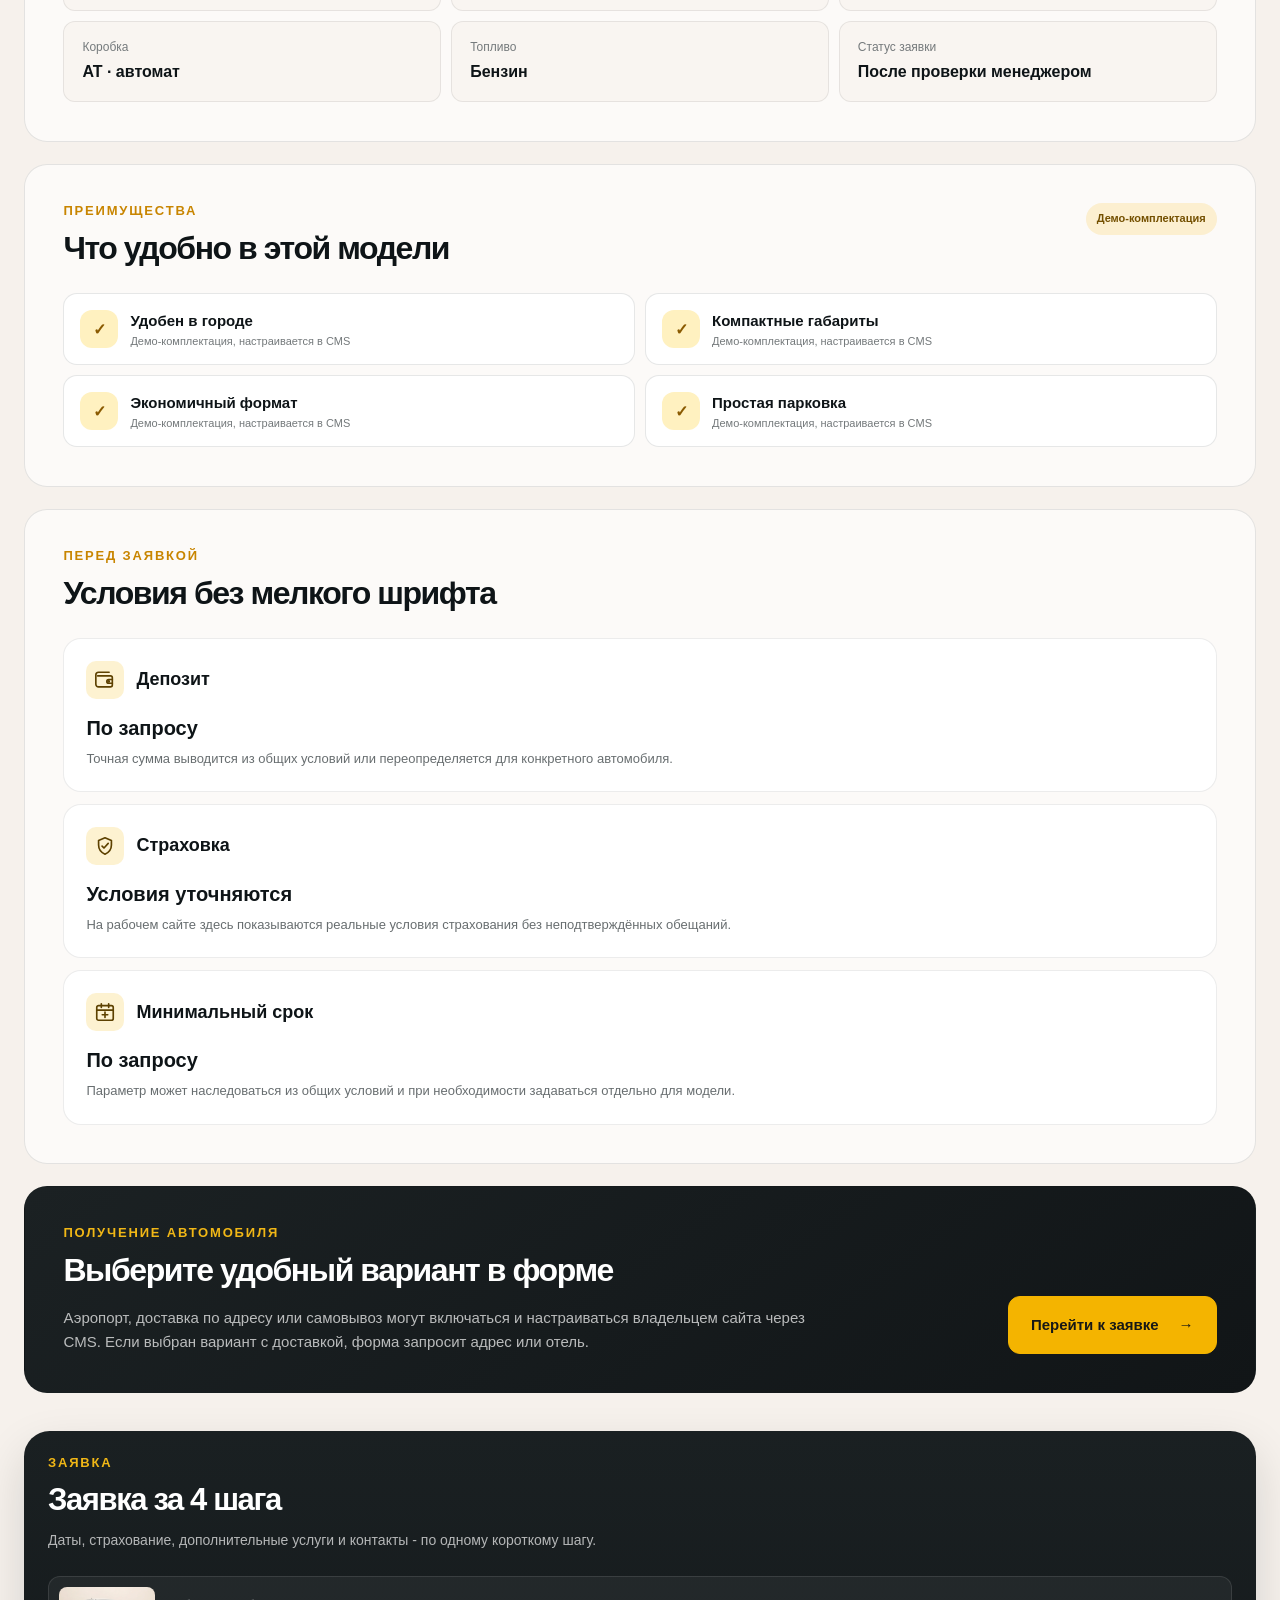
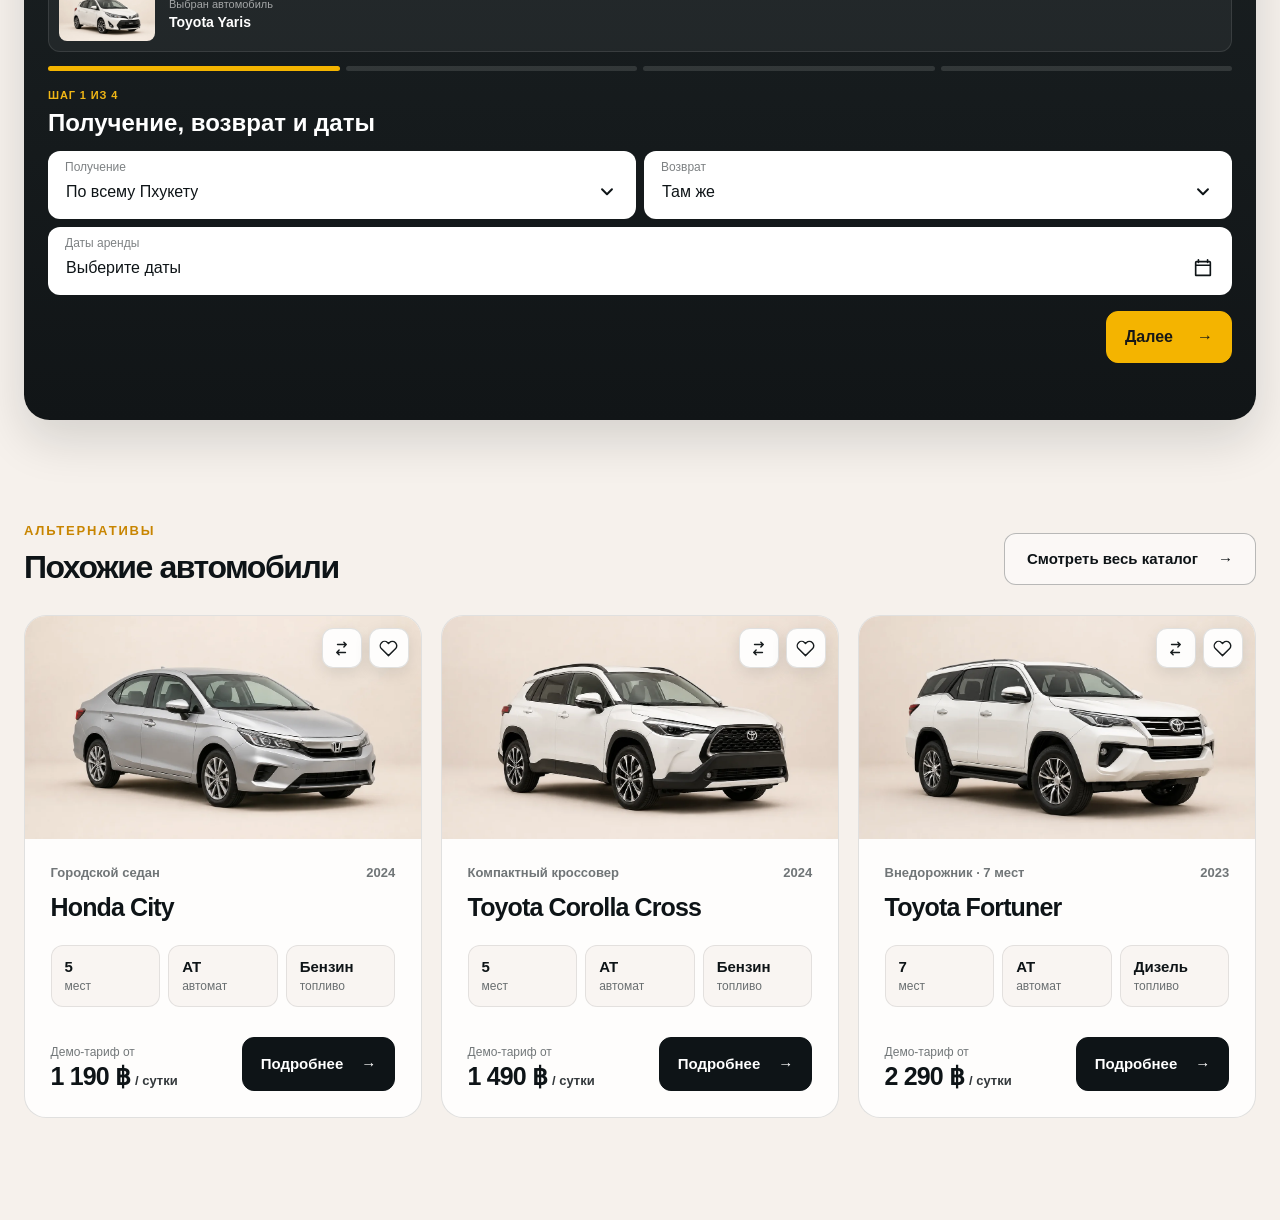
<file: cars/toyota-yaris/index.html>
<!DOCTYPE html>

<html lang="ru">
<head>
<meta charset="utf-8"/>
<meta content="width=device-width, initial-scale=1" name="viewport"/>
<title>Toyota Yaris - demo car single</title>
<meta content="Демонстрационная страница автомобиля Toyota Yaris: тариф, характеристики, условия и гибридная форма заявки." name="description"/>
<link href="../../assets/style.css" rel="stylesheet"/>
<link href="../../assets/catalog.css" rel="stylesheet"/>
<link href="../../assets/catalog-page.css" rel="stylesheet"/><link href="../../assets/car-single.css" rel="stylesheet"/>
<script defer="" src="../../assets/main.js"></script>
<script defer="" src="../../assets/car-single.js"></script>
</head>
<body>
<a class="skip-link" href="#main-content">Перейти к содержимому</a>
<header class="site-header">
<div class="container site-header__container">
<div class="site-header__inner">
<a aria-label="MO Car Rent Phuket - перейти на главную" class="brand" href="../../#hero">
<img alt="MO Car Rent Phuket" decoding="async" height="72" src="../../assets/logo.png" width="164"/>
</a>
<nav aria-label="Основная навигация" class="main-nav" data-main-nav="" id="main-navigation">
<ul class="main-nav__list">
<li><a class="main-nav__link" href="../">Автомобили</a></li>
<li><a class="main-nav__link" href="../../#terms">Условия аренды</a></li>
<li><a class="main-nav__link" href="../../#delivery">Доставка и получение</a></li>
<li><a class="main-nav__link" href="../../#about">О компании</a></li>
<li><a class="main-nav__link" href="../../#contacts">Контакты</a></li>
</ul>
</nav>
<ul aria-label="Контакты и социальные сети" class="header-contacts">
<li><a aria-label="Instagram" class="header-contacts__icon" href="https://www.instagram.com/mocarrent_phuket" rel="noopener" target="_blank"><img alt="" aria-hidden="true" height="28" src="../../assets/icon-instagram.png" width="28"/></a></li>
<li><a aria-label="WhatsApp" class="header-contacts__icon" href="https://wa.me/66618396690" rel="noopener" target="_blank"><img alt="" aria-hidden="true" height="30" src="../../assets/icon-whatsapp.png" width="30"/></a></li>
<li><a aria-label="Позвонить: +66 61 839 6690" class="header-contacts__phone" href="tel:+66618396690"><img alt="" aria-hidden="true" height="22" src="../../assets/icon-phone.png" width="22"/><span>+66 61 839 6690</span></a></li>
</ul>
<button aria-controls="main-navigation" aria-expanded="false" aria-label="Открыть меню" class="menu-toggle" data-menu-toggle="" type="button">
<span aria-hidden="true" class="menu-toggle__line"></span>
<span aria-hidden="true" class="menu-toggle__line"></span>
<span aria-hidden="true" class="menu-toggle__line"></span>
</button>
</div>
</div>
</header>
<main class="main" id="main-content">
<article class="car-single" data-car-single="">
<div class="container">
<nav aria-label="Хлебные крошки" class="breadcrumbs car-single__breadcrumbs">
<ol class="breadcrumbs__list">
<li><a href="../../">Главная</a></li>
<li><a href="../">Автомобили</a></li>
<li aria-current="page">Toyota Yaris</li>
</ol>
</nav>
<div class="car-single__hero">
<div class="car-single__visual">
<div class="vehicle-gallery" data-vehicle-gallery="">
<div class="vehicle-gallery__stage">
<button aria-label="Предыдущее фото" class="vehicle-gallery__nav vehicle-gallery__nav--prev" data-gallery-prev="" type="button"><svg aria-hidden="true" viewbox="0 0 24 24"><path d="m15 18-6-6 6-6"></path></svg></button>
<div class="vehicle-gallery__slides">
<picture data-gallery-slide=""><source srcset="../../assets/img/catalog/toyota-yaris-01.webp" type="image/webp"/><img alt="Toyota Yaris - фото 1" decoding="async" fetchpriority="high" height="675" src="../../assets/img/catalog/toyota-yaris-01.jpg" width="1200"/></picture>
<picture data-gallery-slide="" hidden=""><source srcset="../../assets/img/catalog/toyota-yaris-02.webp" type="image/webp"/><img alt="Toyota Yaris - фото 2" decoding="async" height="675" loading="lazy" src="../../assets/img/catalog/toyota-yaris-02.jpg" width="1200"/></picture>
<picture data-gallery-slide="" hidden=""><source srcset="../../assets/img/catalog/toyota-yaris-03.webp" type="image/webp"/><img alt="Toyota Yaris - фото 3" decoding="async" height="675" loading="lazy" src="../../assets/img/catalog/toyota-yaris-03.jpg" width="1200"/></picture>
</div>
<button aria-label="Следующее фото" class="vehicle-gallery__nav vehicle-gallery__nav--next" data-gallery-next="" type="button"><svg aria-hidden="true" viewbox="0 0 24 24"><path d="m9 18 6-6-6-6"></path></svg></button>
<span class="vehicle-gallery__counter" data-gallery-counter="">1/3</span>
</div>
<div aria-label="Фотографии автомобиля" class="vehicle-gallery__thumbs">
<button data-gallery-thumb="" type="button"><img alt="" src="../../assets/img/catalog/toyota-yaris-01.webp"/></button>
<button data-gallery-thumb="" type="button"><img alt="" src="../../assets/img/catalog/toyota-yaris-02.webp"/></button>
<button data-gallery-thumb="" type="button"><img alt="" src="../../assets/img/catalog/toyota-yaris-03.webp"/></button>
</div>
</div>
</div>
<div class="car-single__summary">
<p class="car-single__eyebrow">Компактный хэтчбек · 2024</p>
<h1 class="car-single__title">Toyota Yaris</h1><div class="vehicle-actions" data-car-id="toyota-yaris" data-car-title="Toyota Yaris" data-car-url="./" data-fuel-label="petrol" data-price-label="1090 ฿ / сутки" data-seats="5">
<button aria-pressed="false" class="vehicle-action" data-favorite-car="toyota-yaris" type="button"><svg aria-hidden="true" viewbox="0 0 24 24"><path d="M20.8 4.6a5.5 5.5 0 0 0-7.8 0L12 5.6l-1-1a5.5 5.5 0 0 0-7.8 7.8l1 1L12 21l7.8-7.6 1-1a5.5 5.5 0 0 0 0-7.8Z"></path></svg><span>В избранное</span></button>
<button aria-pressed="false" class="vehicle-action" data-compare-car="toyota-yaris" type="button"><svg aria-hidden="true" viewbox="0 0 24 24"><path d="M7 7h11m0 0-3-3m3 3-3 3M17 17H6m0 0 3 3m-3-3 3-3"></path></svg><span>Сравнить</span></button>
</div>
<p class="car-single__lead">Компактный формат для города, пляжей и повседневных поездок. На странице показан demo-сценарий выбора тарифа, условий и отправки заявки.</p>
<ul aria-label="Основные характеристики" class="car-single__quick-specs">
<li><strong>5</strong><span>мест</span></li>
<li><strong>AT</strong><span>автомат</span></li>
<li><strong>Бензин</strong><span>топливо</span></li>
</ul>
<div class="car-single__hero-price">
<span>Демо-тариф от</span>
<div><strong>1 090 ฿</strong><span>/ сутки</span></div>
</div>
<div class="car-single__hero-actions">
<a class="car-single__primary-cta" href="#booking">Оставить заявку <span aria-hidden="true">→</span></a>
<a class="car-single__secondary-cta" href="#rental-info">Условия и тарифы</a>
</div>
<p class="car-single__pending-note">
<span aria-hidden="true">✓</span>
              Заявка не подтверждает бронь. Менеджер сначала проверит доступность автомобиля на выбранные даты.
            </p>
</div>
</div>
<div class="car-single__content" id="rental-info">
<div class="car-single__details">
<section aria-labelledby="tariff-title" class="single-panel tariff-panel">
<div class="single-panel__head">
<div>
<p class="single-panel__eyebrow">Тариф</p>
<h2 id="tariff-title">Стоимость по сроку аренды</h2>
</div>
<span class="single-panel__demo">Демо-данные</span>
</div>
<div aria-label="Демонстрационные тарифы" class="tariff-table" role="table">
<div class="tariff-table__row tariff-table__row--featured" role="row">
<div role="cell"><strong>1-6 дней</strong><span>Короткая аренда</span></div>
<div role="cell"><strong>1 090 ฿</strong><span>/ сутки</span></div>
</div>
<div class="tariff-table__row" role="row">
<div role="cell"><strong>7-29 дней</strong><span>Недельный период</span></div>
<div role="cell"><strong>По запросу</strong><span>уточнит менеджер</span></div>
</div>
<div class="tariff-table__row" role="row">
<div role="cell"><strong>30+ дней</strong><span>Долгосрочная аренда</span></div>
<div role="cell"><strong>Индивидуально</strong><span>после проверки дат</span></div>
</div>
</div>
<p class="single-panel__note">Тарифы используются для демонстрации интерфейса и заменяются через CMS при настройке сайта.</p>
</section>
<section aria-labelledby="specs-title" class="single-panel specs-panel">
<div class="single-panel__head">
<div>
<p class="single-panel__eyebrow">Автомобиль</p>
<h2 id="specs-title">Основные характеристики</h2>
</div>
</div>
<dl class="specs-grid">
<div><dt>Класс</dt><dd>Компактный хэтчбек</dd></div>
<div><dt>Год</dt><dd>2024</dd></div>
<div><dt>Мест</dt><dd>5</dd></div>
<div><dt>Коробка</dt><dd>AT · автомат</dd></div>
<div><dt>Топливо</dt><dd>Бензин</dd></div>
<div><dt>Статус заявки</dt><dd>После проверки менеджером</dd></div>
</dl>
</section><section aria-labelledby="advantages-title-toyota-yaris" class="single-panel advantages-panel">
<div class="single-panel__head"><div><p class="single-panel__eyebrow">Преимущества</p><h2 id="advantages-title-toyota-yaris">Что удобно в этой модели</h2></div><span class="single-panel__demo">Демо-комплектация</span></div>
<ul class="advantages-grid"><li><span aria-hidden="true" class="advantage-card__icon">✓</span><strong>Удобен в городе</strong><span>Демо-комплектация, настраивается в CMS</span></li><li><span aria-hidden="true" class="advantage-card__icon">✓</span><strong>Компактные габариты</strong><span>Демо-комплектация, настраивается в CMS</span></li><li><span aria-hidden="true" class="advantage-card__icon">✓</span><strong>Экономичный формат</strong><span>Демо-комплектация, настраивается в CMS</span></li><li><span aria-hidden="true" class="advantage-card__icon">✓</span><strong>Простая парковка</strong><span>Демо-комплектация, настраивается в CMS</span></li></ul>
</section>
<section aria-labelledby="trust-title" class="single-panel trust-panel">
<div class="single-panel__head">
<div>
<p class="single-panel__eyebrow">Перед заявкой</p>
<h2 id="trust-title">Условия без мелкого шрифта</h2>
</div>
</div>
<div class="trust-grid">
<article class="trust-card">
<span aria-hidden="true" class="trust-card__icon"><svg focusable="false" viewbox="0 0 24 24"><path d="M4 7.5h14a2 2 0 0 1 2 2v8a2 2 0 0 1-2 2H5a3 3 0 0 1-3-3v-10a3 3 0 0 1 3-3h11.5"></path><path d="M20 11.5h-4a2 2 0 0 0 0 4h4"></path><circle cx="16" cy="13.5" r=".7"></circle></svg></span>
<h3>Депозит</h3>
<strong>По запросу</strong>
<p>Точная сумма выводится из общих условий или переопределяется для конкретного автомобиля.</p>
</article>
<article class="trust-card">
<span aria-hidden="true" class="trust-card__icon"><svg focusable="false" viewbox="0 0 24 24"><path d="M12 3 19 6v5c0 4.6-2.8 8.1-7 10-4.2-1.9-7-5.4-7-10V6l7-3Z"></path><path d="m8.8 12.1 2.1 2.1 4.6-5"></path></svg></span>
<h3>Страховка</h3>
<strong>Условия уточняются</strong>
<p>На рабочем сайте здесь показываются реальные условия страхования без неподтверждённых обещаний.</p>
</article>
<article class="trust-card">
<span aria-hidden="true" class="trust-card__icon"><svg focusable="false" viewbox="0 0 24 24"><rect height="16" rx="2" width="18" x="3" y="5"></rect><path d="M8 3v4M16 3v4M3 10h18"></path><path d="M9 15h6M12 12v6"></path></svg></span>
<h3>Минимальный срок</h3>
<strong>По запросу</strong>
<p>Параметр может наследоваться из общих условий и при необходимости задаваться отдельно для модели.</p>
</article>
</div>
</section>
<section aria-labelledby="pickup-title" class="single-panel pickup-panel">
<div class="pickup-panel__content">
<p class="single-panel__eyebrow">Получение автомобиля</p>
<h2 id="pickup-title">Выберите удобный вариант в форме</h2>
<p>Аэропорт, доставка по адресу или самовывоз могут включаться и настраиваться владельцем сайта через CMS. Если выбран вариант с доставкой, форма запросит адрес или отель.</p>
</div>
<a class="pickup-panel__link" href="#booking">Перейти к заявке <span aria-hidden="true">→</span></a>
</section>
</div>
<aside aria-labelledby="booking-title" class="booking-card" id="booking">
<div class="booking-card__head">
<p class="single-panel__eyebrow">Заявка</p>
<h2 id="booking-title">Заявка за 4 шага</h2>
<p>Даты, страхование, дополнительные услуги и контакты - по одному короткому шагу.</p>
</div>
<div class="booking-card__form-shell"><form class="car-booking car-quiz" data-car-booking-form="" data-demo="" novalidate="">
<input name="car" type="hidden" value="Toyota Yaris"/><input data-phone-full="" name="phone" type="hidden"/>
<div class="car-booking__selected"><picture><source srcset="../../assets/img/catalog/toyota-yaris.webp" type="image/webp"/><img alt="" decoding="async" height="135" loading="lazy" src="../../assets/img/catalog/toyota-yaris.jpg" width="240"/></picture><div><span>Выбран автомобиль</span><strong>Toyota Yaris</strong></div></div>
<div aria-label="Шаги заявки" class="quiz-progress"><span class="is-active" data-quiz-progress="">1</span><span data-quiz-progress="">2</span><span data-quiz-progress="">3</span><span data-quiz-progress="">4</span></div>
<section class="quiz-step" data-quiz-step="">
<div class="quiz-step__head"><span>Шаг 1 из 4</span><h3>Получение, возврат и даты</h3></div>
<div class="car-rental-search catalog-search" data-rental-search="">
<div class="catalog-search__mainrow">
<div class="catalog-search__field" data-place-field="pickup">
<span class="catalog-search__label">Получение</span>
<button aria-expanded="false" aria-haspopup="listbox" class="catalog-search__trigger" data-place-trigger="pickup" type="button">
<span data-place-value="pickup">По всему Пхукету</span>
<svg aria-hidden="true" class="catalog-search__trigger-icon" viewbox="0 0 20 20"><path d="m5.5 7.5 4.5 4.5 4.5-4.5"></path></svg>
</button>
<div class="catalog-popover catalog-place" data-place-popover="pickup" hidden="">
<div class="catalog-place__mobile-head">
<div><span>Получение</span><strong>Выберите место</strong></div>
<button aria-label="Закрыть выбор места получения" class="catalog-place__close" data-close-place="" type="button"><svg aria-hidden="true" viewbox="0 0 24 24"><path d="M6 6l12 12M18 6 6 18"></path></svg></button>
</div>
<div class="catalog-place__title">Где получить автомобиль?</div>
<button data-label="По всему Пхукету" data-place-option="pickup" data-value="all" type="button">По всему Пхукету</button><button data-label="Доставка по Пхукету" data-place-option="pickup" data-value="delivery" type="button">Доставка по Пхукету</button><button data-label="Получение в офисе" data-place-option="pickup" data-value="office" type="button">Получение в офисе</button><button data-label="Аэропорт Пхукета" data-place-option="pickup" data-value="airport" type="button">Аэропорт Пхукета</button><button data-label="Патонг" data-place-option="pickup" data-value="patong" type="button">Патонг</button><button data-label="Ката / Карон" data-place-option="pickup" data-value="kata-karon" type="button">Ката / Карон</button><button data-label="Раваи / Най Харн" data-place-option="pickup" data-value="rawai" type="button">Раваи / Най Харн</button>
</div>
<input data-place-input="pickup" name="pickup" type="hidden" value="all"/>
</div>
<div class="catalog-search__field" data-place-field="return">
<span class="catalog-search__label">Возврат</span>
<button aria-expanded="false" aria-haspopup="listbox" class="catalog-search__trigger" data-place-trigger="return" type="button">
<span data-place-value="return">Там же</span>
<svg aria-hidden="true" class="catalog-search__trigger-icon" viewbox="0 0 20 20"><path d="m5.5 7.5 4.5 4.5 4.5-4.5"></path></svg>
</button>
<div class="catalog-popover catalog-place" data-place-popover="return" hidden="">
<div class="catalog-place__mobile-head">
<div><span>Возврат</span><strong>Выберите место</strong></div>
<button aria-label="Закрыть выбор места возврата" class="catalog-place__close" data-close-place="" type="button"><svg aria-hidden="true" viewbox="0 0 24 24"><path d="M6 6l12 12M18 6 6 18"></path></svg></button>
</div>
<div class="catalog-place__title">Где вернуть автомобиль?</div>
<button data-label="Там же" data-place-option="return" data-value="same" type="button">Там же</button><button data-label="Аэропорт Пхукета" data-place-option="return" data-value="airport" type="button">Аэропорт Пхукета</button><button data-label="Патонг" data-place-option="return" data-value="patong" type="button">Патонг</button><button data-label="Ката / Карон" data-place-option="return" data-value="kata-karon" type="button">Ката / Карон</button><button data-label="Раваи / Най Харн" data-place-option="return" data-value="rawai" type="button">Раваи / Най Харн</button>
</div>
<input data-place-input="return" name="return" type="hidden" value="same"/>
</div>
<div class="catalog-search__field catalog-search__field--dates" data-rental-date-field="">
<span class="catalog-search__label">Даты аренды</span>
<button aria-expanded="false" aria-haspopup="dialog" class="catalog-search__trigger" data-date-range-trigger="" type="button">
<span data-date-range-value="">Выберите даты</span>
<svg aria-hidden="true" class="catalog-search__trigger-icon" viewbox="0 0 24 24"><path d="M7 3v3m10-3v3M4 9h16M5 5h14a1 1 0 0 1 1 1v14H4V6a1 1 0 0 1 1-1Z"></path></svg>
</button>
<div class="catalog-popover catalog-calendar" data-date-popover="" hidden="">
<div class="catalog-calendar__top">
<button aria-label="Предыдущий месяц" class="catalog-calendar__nav" data-calendar-prev="" type="button"><svg aria-hidden="true" viewbox="0 0 24 24"><path d="m15 18-6-6 6-6"></path></svg></button>
<strong>Выберите даты аренды</strong>
<button aria-label="Следующий месяц" class="catalog-calendar__nav" data-calendar-next="" type="button"><svg aria-hidden="true" viewbox="0 0 24 24"><path d="m9 6 6 6-6 6"></path></svg></button>
</div>
<div class="catalog-calendar__months" data-calendar-months=""></div>
<div class="catalog-calendar__footer">
<div><span>Период</span><strong data-calendar-summary="">Дата получения → дата возврата</strong></div>
<button class="catalog-calendar__done" data-calendar-done="" type="button">Готово</button>
</div>
</div>
<input data-pickup-date="" name="pickup_date" type="hidden"/>
<input data-return-date="" name="return_date" type="hidden"/>
</div>
</div>
<p class="car-rental-search__error" data-rental-search-error="" hidden="">Выберите даты аренды.</p>
</div>
<div class="car-booking__field" data-delivery-address-field="" hidden="">
<label>Адрес или отель</label>
<div class="car-booking__control"><input autocomplete="street-address" name="delivery_address" placeholder="Название отеля или адрес" type="text"/></div>
</div>
<div class="quiz-step__nav"><button class="quiz-next" data-quiz-next="" type="button">Далее <span>→</span></button></div>
</section>
<section class="quiz-step" data-quiz-step="" hidden="">
<div class="quiz-step__head"><span>Шаг 2 из 4</span><h3>Страхование</h3><p>Выберите вариант для заявки. Реальные покрытия и стоимость задаются владельцем сайта.</p></div>
<div class="choice-cards"><label class="choice-card"><input checked="" name="insurance" type="radio" value="standard"/><span><strong>Стандарт</strong><small>Базовая опция</small><em>условия уточняются</em></span></label><label class="choice-card"><input name="insurance" type="radio" value="extended"/><span><strong>Расширенная</strong><small>Дополнительная защита</small><em>условия уточняются</em></span></label><label class="choice-card"><input name="insurance" type="radio" value="manager"/><span><strong>Поможет менеджер</strong><small>Выбрать после заявки</small><em>без выбора сейчас</em></span></label></div>
<div class="quiz-step__nav"><button class="quiz-back" data-quiz-prev="" type="button">← Назад</button><button class="quiz-next" data-quiz-next="" type="button">Далее <span>→</span></button></div>
</section>
<section class="quiz-step" data-quiz-step="" hidden="">
<div class="quiz-step__head"><span>Шаг 3 из 4</span><h3>Дополнительные услуги</h3><p>Можно выбрать несколько. Наличие и стоимость подтверждает менеджер.</p></div>
<div class="extra-options"><label><input name="extras" type="checkbox" value="child-seat"/><span><strong>Детское кресло</strong><small>По запросу</small></span></label><label><input name="extras" type="checkbox" value="booster"/><span><strong>Бустер</strong><small>По запросу</small></span></label><label><input name="extras" type="checkbox" value="south-provinces"/><span><strong>Выезд в южные провинции</strong><small>Требует согласования</small></span></label><label><input name="extras" type="checkbox" value="islands"/><span><strong>Выезд на острова</strong><small>Требует согласования</small></span></label></div>
<div class="quiz-step__nav"><button class="quiz-back" data-quiz-prev="" type="button">← Назад</button><button class="quiz-next" data-quiz-next="" type="button">Далее <span>→</span></button></div>
</section>
<section class="quiz-step" data-quiz-step="" hidden="">
<div class="quiz-step__head"><span>Шаг 4 из 4</span><h3>Контакты</h3></div>
<div class="car-booking__field"><label>Имя</label><div class="car-booking__control"><input autocomplete="name" name="customer_name" placeholder="Как к вам обращаться" required="" type="text"/></div></div>
<div class="phone-composer"><div class="car-booking__field phone-composer__country"><label>Код страны</label><div class="car-booking__control car-booking__control--select"><select aria-label="Код страны" data-phone-country=""><option value="66">🇹🇭 +66</option><option value="7">🇷🇺 +7</option><option value="1">🇺🇸 +1</option><option value="44">🇬🇧 +44</option><option value="49">🇩🇪 +49</option><option value="33">🇫🇷 +33</option><option value="971">🇦🇪 +971</option><option value="31">🇳🇱 +31</option><option value="34">🇪🇸 +34</option><option value="39">🇮🇹 +39</option><option value="41">🇨🇭 +41</option><option value="420">🇨🇿 +420</option><option value="90">🇹🇷 +90</option><option value="62">🇮🇩 +62</option><option value="65">🇸🇬 +65</option><option value="86">🇨🇳 +86</option><option value="81">🇯🇵 +81</option><option value="82">🇰🇷 +82</option><option value="94">🇱🇰 +94</option><option value="27">🇿🇦 +27</option></select><svg aria-hidden="true" viewbox="0 0 20 20"><path d="m5.5 7.5 4.5 4.5 4.5-4.5"></path></svg></div></div><div class="car-booking__field"><label>Номер телефона</label><div class="car-booking__control"><input autocomplete="tel-national" data-phone-local="" inputmode="tel" placeholder="61 839 6690" required="" type="tel"/></div></div></div>
<fieldset class="messenger-field"><legend>Какие мессенджеры доступны по этому номеру?</legend><label><input name="messengers" type="checkbox" value="whatsapp"/><span>WhatsApp</span></label><label><input name="messengers" type="checkbox" value="telegram"/><span>Telegram</span></label></fieldset>
<div class="car-booking__field"><label>Комментарий <span>необязательно</span></label><div class="car-booking__control"><textarea name="comment" placeholder="Рейс, пожелания или другой вопрос" rows="3"></textarea></div></div>
<label class="car-booking__consent"><input name="privacy" required="" type="checkbox"/><span>Согласен на обработку данных согласно <a href="../../privacy-policy/" rel="noopener" target="_blank">политике конфиденциальности</a>.</span></label>
<div class="quiz-step__nav"><button class="quiz-back" data-quiz-prev="" type="button">← Назад</button><button class="car-booking__submit" type="submit"><span>Отправить заявку</span><span aria-hidden="true">→</span></button></div>
<p class="car-booking__microcopy">После отправки автомобиль ещё не забронирован. Менеджер сначала проверит доступность.</p><p aria-live="polite" class="car-booking__status" data-car-booking-status="" role="status"></p>
</section>
</form>
<div aria-live="polite" class="booking-success" data-booking-success="" hidden="" role="status" tabindex="-1"><span aria-hidden="true" class="booking-success__icon">✓</span><h3>Заявка принята</h3><p>Доступность автомобиля пока не подтверждена. Менеджер проверит даты и свяжется с вами.</p></div></div>
</aside>
</div>
<section aria-labelledby="similar-title" class="similar-cars">
<div class="similar-cars__head">
<div>
<p class="single-panel__eyebrow">Альтернативы</p>
<h2 id="similar-title">Похожие автомобили</h2>
</div>
<a href="../">Смотреть весь каталог <span aria-hidden="true">→</span></a>
</div>
<div class="cars-preview__grid">
<article class="car-card catalog-car-card" data-car-id="honda-city" data-car-title="Honda City" data-car-url="../honda-city/" data-fuel-label="Бензин" data-price-label="1190 ฿ / сутки" data-seats="5">
<div class="car-card__media">
<picture class="car-card__picture">
<source srcset="../../assets/img/catalog/honda-city.webp" type="image/webp"/>
<img alt="Honda City 2024" class="car-card__image" decoding="async" height="675" loading="lazy" src="../../assets/img/catalog/honda-city.jpg" width="1200"/>
</picture>
<div class="car-card__tools">
<button aria-label="Добавить к сравнению" aria-pressed="false" data-compare-car="honda-city" data-tooltip="Добавить к сравнению" type="button"><svg aria-hidden="true" viewbox="0 0 24 24"><path d="M7 7h11m0 0-3-3m3 3-3 3M17 17H6m0 0 3 3m-3-3 3-3"></path></svg></button>
<button aria-label="Добавить в избранное" aria-pressed="false" data-favorite-car="honda-city" data-tooltip="Добавить в избранное" type="button"><svg aria-hidden="true" viewbox="0 0 24 24"><path d="M20.8 4.6a5.5 5.5 0 0 0-7.8 0L12 5.6l-1-1a5.5 5.5 0 0 0-7.8 7.8l1 1L12 21l7.8-7.6 1-1a5.5 5.5 0 0 0 0-7.8Z"></path></svg></button>
</div></div>
<div class="car-card__body">
<div class="car-card__meta"><span>Городской седан</span><span>2024</span></div>
<h3 class="car-card__title" id="related-honda-city-title">Honda City</h3>
<ul aria-label="Характеристики Honda City" class="car-card__specs">
<li class="car-card__spec"><strong>5</strong><span>мест</span></li>
<li class="car-card__spec"><strong>AT</strong><span>автомат</span></li>
<li class="car-card__spec"><strong>Бензин</strong><span>топливо</span></li>
</ul>
<div class="car-card__footer">
<div class="car-card__price">
<span class="car-card__price-label">Демо-тариф от</span>
<span class="car-card__price-line"><strong class="car-card__price-value">1 190 ฿</strong><span class="car-card__price-unit">/ сутки</span></span>
</div>
<a aria-label="Подробнее: Honda City" class="car-card__action" href="../honda-city/"><span>Подробнее</span><span>→</span></a>
</div>
</div>
</article>
<article class="car-card catalog-car-card" data-car-id="toyota-corolla-cross" data-car-title="Toyota Corolla Cross" data-car-url="../toyota-corolla-cross/" data-fuel-label="Бензин" data-price-label="1490 ฿ / сутки" data-seats="5">
<div class="car-card__media">
<picture class="car-card__picture">
<source srcset="../../assets/img/catalog/toyota-corolla-cross.webp" type="image/webp"/>
<img alt="Toyota Corolla Cross 2024" class="car-card__image" decoding="async" height="675" loading="lazy" src="../../assets/img/catalog/toyota-corolla-cross.jpg" width="1200"/>
</picture>
<div class="car-card__tools">
<button aria-label="Добавить к сравнению" aria-pressed="false" data-compare-car="toyota-corolla-cross" data-tooltip="Добавить к сравнению" type="button"><svg aria-hidden="true" viewbox="0 0 24 24"><path d="M7 7h11m0 0-3-3m3 3-3 3M17 17H6m0 0 3 3m-3-3 3-3"></path></svg></button>
<button aria-label="Добавить в избранное" aria-pressed="false" data-favorite-car="toyota-corolla-cross" data-tooltip="Добавить в избранное" type="button"><svg aria-hidden="true" viewbox="0 0 24 24"><path d="M20.8 4.6a5.5 5.5 0 0 0-7.8 0L12 5.6l-1-1a5.5 5.5 0 0 0-7.8 7.8l1 1L12 21l7.8-7.6 1-1a5.5 5.5 0 0 0 0-7.8Z"></path></svg></button>
</div></div>
<div class="car-card__body">
<div class="car-card__meta"><span>Компактный кроссовер</span><span>2024</span></div>
<h3 class="car-card__title" id="related-toyota-corolla-cross-title">Toyota Corolla Cross</h3>
<ul aria-label="Характеристики Toyota Corolla Cross" class="car-card__specs">
<li class="car-card__spec"><strong>5</strong><span>мест</span></li>
<li class="car-card__spec"><strong>AT</strong><span>автомат</span></li>
<li class="car-card__spec"><strong>Бензин</strong><span>топливо</span></li>
</ul>
<div class="car-card__footer">
<div class="car-card__price">
<span class="car-card__price-label">Демо-тариф от</span>
<span class="car-card__price-line"><strong class="car-card__price-value">1 490 ฿</strong><span class="car-card__price-unit">/ сутки</span></span>
</div>
<a aria-label="Подробнее: Toyota Corolla Cross" class="car-card__action" href="../toyota-corolla-cross/"><span>Подробнее</span><span>→</span></a>
</div>
</div>
</article>
<article class="car-card catalog-car-card" data-car-id="toyota-fortuner" data-car-title="Toyota Fortuner" data-car-url="../toyota-fortuner/" data-fuel-label="Дизель" data-price-label="2290 ฿ / сутки" data-seats="7">
<div class="car-card__media">
<picture class="car-card__picture">
<source srcset="../../assets/img/catalog/toyota-fortuner.webp" type="image/webp"/>
<img alt="Toyota Fortuner 2023" class="car-card__image" decoding="async" height="675" loading="lazy" src="../../assets/img/catalog/toyota-fortuner.jpg" width="1200"/>
</picture>
<div class="car-card__tools">
<button aria-label="Добавить к сравнению" aria-pressed="false" data-compare-car="toyota-fortuner" data-tooltip="Добавить к сравнению" type="button"><svg aria-hidden="true" viewbox="0 0 24 24"><path d="M7 7h11m0 0-3-3m3 3-3 3M17 17H6m0 0 3 3m-3-3 3-3"></path></svg></button>
<button aria-label="Добавить в избранное" aria-pressed="false" data-favorite-car="toyota-fortuner" data-tooltip="Добавить в избранное" type="button"><svg aria-hidden="true" viewbox="0 0 24 24"><path d="M20.8 4.6a5.5 5.5 0 0 0-7.8 0L12 5.6l-1-1a5.5 5.5 0 0 0-7.8 7.8l1 1L12 21l7.8-7.6 1-1a5.5 5.5 0 0 0 0-7.8Z"></path></svg></button>
</div></div>
<div class="car-card__body">
<div class="car-card__meta"><span>Внедорожник · 7 мест</span><span>2023</span></div>
<h3 class="car-card__title" id="related-toyota-fortuner-title">Toyota Fortuner</h3>
<ul aria-label="Характеристики Toyota Fortuner" class="car-card__specs">
<li class="car-card__spec"><strong>7</strong><span>мест</span></li>
<li class="car-card__spec"><strong>AT</strong><span>автомат</span></li>
<li class="car-card__spec"><strong>Дизель</strong><span>топливо</span></li>
</ul>
<div class="car-card__footer">
<div class="car-card__price">
<span class="car-card__price-label">Демо-тариф от</span>
<span class="car-card__price-line"><strong class="car-card__price-value">2 290 ฿</strong><span class="car-card__price-unit">/ сутки</span></span>
</div>
<a aria-label="Подробнее: Toyota Fortuner" class="car-card__action" href="../toyota-fortuner/"><span>Подробнее</span><span>→</span></a>
</div>
</div>
</article>
</div>
</section>
</div>
</article>
</main>
<script defer="True" src="../../assets/vehicle-tools.js"></script></body>
</html>
</file>
<file: assets/style.css>
:root {
  --font-sans: "Segoe UI", Arial, Helvetica, sans-serif;

  --color-ink: #0e1417;
  --color-ink-soft: #34393c;
  --color-paper: #f6f1ec;
  --color-paper-rgb: 246, 241, 236;
  --color-accent: #f4b400;
  --color-accent-hover: #ffc21a;
  --color-focus: #8a5a00;
  --color-dark: #151a1c;
  --color-dark-2: #111517;

  --container: 1920px;
  --container-gutter: clamp(24px, 2.5vw, 48px);
  --header-height: 100px;

  --radius-sm: 10px;
  --radius-md: 12px;
  --radius-lg: 18px;

  --shadow-button: 0 10px 24px rgba(120, 82, 0, 0.14);
  --shadow-booking: 0 18px 40px rgba(21, 22, 22, 0.14);

  --duration-fast: 160ms;
  --ease-ui: cubic-bezier(0.2, 0.7, 0.2, 1);
}

*,
*::before,
*::after {
  box-sizing: border-box;
}

html {
  font-family: var(--font-sans);
  scroll-behavior: smooth;
}

body {
  margin: 0;
  color: var(--color-ink);
  background: var(--color-paper);
  font-family: inherit;
  text-rendering: optimizeLegibility;
  -webkit-font-smoothing: antialiased;
}

button,
input,
select,
textarea {
  font: inherit;
}

body.menu-open {
  overflow: hidden;
}

a {
  color: inherit;
}

a {
  text-decoration: none;
}

button {
  border: 0;
}

img,
svg {
  display: block;
  max-width: 100%;
}

ul,
ol {
  margin: 0;
  padding: 0;
}

p,
h1,
fieldset {
  margin-top: 0;
}

.container {
  width: min(calc(100% - (var(--container-gutter) * 2)), var(--container)) !important;
  max-width: none !important;
  margin-inline: auto !important;
}

.visually-hidden {
  position: absolute !important;
  width: 1px !important;
  height: 1px !important;
  padding: 0 !important;
  margin: -1px !important;
  overflow: hidden !important;
  clip: rect(0 0 0 0) !important;
  white-space: nowrap !important;
  border: 0 !important;
}

.skip-link {
  position: fixed;
  inset: 12px auto auto 12px;
  z-index: 1000;
  padding: 12px 16px;
  border-radius: var(--radius-sm);
  color: #fff;
  background: var(--color-dark);
  transform: translateY(-160%);
  transition: transform var(--duration-fast) var(--ease-ui);
}

.skip-link:focus-visible {
  transform: translateY(0);
  outline: 3px solid var(--color-accent);
  outline-offset: 3px;
}

/* Interactive primitives */
.main-nav__link,
.header-contacts__icon,
.header-contacts__phone,
.button,
.booking__submit,
.booking__date-trigger,
.booking__select-trigger {
  -webkit-tap-highlight-color: transparent;
}

.main-nav__link:focus-visible,
.header-contacts__icon:focus-visible,
.header-contacts__phone:focus-visible,
.button:focus-visible,
.booking__submit:focus-visible {
  outline: 3px solid var(--color-focus);
  outline-offset: 4px;
}

.button,
.booking__submit {
  cursor: pointer;
  transition:
    transform var(--duration-fast) var(--ease-ui),
    background-color var(--duration-fast) var(--ease-ui),
    border-color var(--duration-fast) var(--ease-ui),
    box-shadow var(--duration-fast) var(--ease-ui);
}

.button:active,
.booking__submit:active {
  transform: translateY(1px) scale(0.995);
}

.button[aria-disabled="true"],
.button.is-disabled,
.booking__submit:disabled {
  cursor: not-allowed;
  opacity: 0.48;
  pointer-events: none;
}

/* Header */
.site-header {
  position: relative;
  z-index: 10;
  height: var(--header-height);
  border-bottom: 1px solid rgba(0, 0, 0, 0.07);
  background: rgba(249, 246, 242, 0.98);
}

.site-header__container,
.site-header__inner {
  height: 100%;
}

.site-header__inner {
  display: flex;
  align-items: center;
  gap: clamp(24px, 2vw, 40px);
}

.brand {
  display: inline-flex;
  flex: 0 0 auto;
  align-items: center;
}

.brand img {
  width: 164px;
  height: auto;
}

.main-nav {
  margin-left: auto;
}

.main-nav__list {
  display: flex;
  align-items: center;
  gap: clamp(24px, 2.15vw, 44px);
  list-style: none;
  white-space: nowrap;
}

.main-nav__link {
  position: relative;
  display: inline-flex;
  min-height: 44px;
  align-items: center;
  padding-inline: 2px;
  font-size: clamp(14px, 0.82vw, 16px);
  font-weight: 700;
  letter-spacing: -0.02em;
}

.main-nav__link::after {
  content: "";
  position: absolute;
  left: 2px;
  right: 2px;
  bottom: 7px;
  height: 2px;
  border-radius: 999px;
  background: var(--color-accent);
  transform: scaleX(0);
  transform-origin: center;
  transition: transform var(--duration-fast) var(--ease-ui);
}

.header-contacts {
  display: flex;
  align-items: center;
  gap: 6px;
  margin-left: clamp(10px, 1vw, 20px);
  list-style: none;
  white-space: nowrap;
}

.header-contacts__icon,
.header-contacts__phone {
  display: inline-flex;
  min-width: 44px;
  min-height: 44px;
  align-items: center;
  justify-content: center;
  border-radius: var(--radius-sm);
  transition:
    opacity var(--duration-fast) var(--ease-ui),
    transform var(--duration-fast) var(--ease-ui);
}

.header-contacts__icon img {
  object-fit: contain;
}

.header-contacts__icon:first-child img {
  width: 28px;
  height: 28px;
}

.header-contacts__icon:nth-child(2) img {
  width: 30px;
  height: 30px;
}

.header-contacts__phone {
  gap: 8px;
  padding-inline: 6px 0;
  font-size: clamp(16px, 0.98vw, 19px);
  font-weight: 700;
  letter-spacing: -0.02em;
}

.header-contacts__phone img {
  width: 22px;
  height: 22px;
  object-fit: contain;
}

.menu-toggle {
  display: none;
  width: 44px;
  height: 44px;
  flex: 0 0 44px;
  align-items: center;
  justify-content: center;
  flex-direction: column;
  gap: 5px;
  padding: 0;
  border: 0;
  border-radius: var(--radius-sm);
  color: var(--color-ink);
  background: transparent;
  cursor: pointer;
  -webkit-tap-highlight-color: transparent;
}

.menu-toggle__line {
  width: 22px;
  height: 2px;
  border-radius: 999px;
  background: currentColor;
  transform-origin: center;
  transition:
    transform var(--duration-fast) var(--ease-ui),
    opacity var(--duration-fast) var(--ease-ui);
}

.menu-toggle[aria-expanded="true"] .menu-toggle__line:nth-child(1) {
  transform: translateY(7px) rotate(45deg);
}

.menu-toggle[aria-expanded="true"] .menu-toggle__line:nth-child(2) {
  opacity: 0;
}

.menu-toggle[aria-expanded="true"] .menu-toggle__line:nth-child(3) {
  transform: translateY(-7px) rotate(-45deg);
}

.menu-toggle:focus-visible {
  outline: 3px solid var(--color-focus);
  outline-offset: 3px;
}

/* Hero */
.hero {
  position: relative;
  min-height: 860px;
  height: calc(100svh - var(--header-height));
  max-height: 1010px;
  overflow: visible;
  background: var(--color-paper);
}

.hero__container {
  position: relative;
  height: 100%;
}

.hero__media {
  position: absolute;
  inset: 0;
  overflow: hidden;
  pointer-events: none;
}

.hero__scene,
.hero__scene img,
.hero__car {
  position: absolute;
  inset: 0;
  width: 100%;
  height: 100%;
}

.hero__scene img,
.hero__car {
  object-fit: cover;
  object-position: center center;
}

.hero__car {
  z-index: 1;
}

.hero__wash {
  position: absolute;
  z-index: 2;
  pointer-events: none;
}

.hero__wash--left {
  inset: 0 auto 0 0;
  width: 58%;
  background: linear-gradient(
    90deg,
    rgba(var(--color-paper-rgb), 1) 0%,
    rgba(var(--color-paper-rgb), 0.985) 34%,
    rgba(var(--color-paper-rgb), 0.93) 51%,
    rgba(var(--color-paper-rgb), 0.68) 68%,
    rgba(var(--color-paper-rgb), 0.22) 88%,
    rgba(var(--color-paper-rgb), 0) 100%
  );
}

.hero__wash--right {
  top: 0;
  right: 0;
  bottom: 0;
  width: 18%;
  background: linear-gradient(
    270deg,
    rgba(var(--color-paper-rgb), 1) 0%,
    rgba(var(--color-paper-rgb), 0.88) 24%,
    rgba(var(--color-paper-rgb), 0.42) 57%,
    rgba(var(--color-paper-rgb), 0) 100%
  );
}

.hero__wash--bottom {
  left: 0;
  right: 0;
  bottom: 0;
  height: 34%;
  background: linear-gradient(
    180deg,
    rgba(var(--color-paper-rgb), 0) 0%,
    rgba(var(--color-paper-rgb), 0.05) 24%,
    rgba(var(--color-paper-rgb), 0.18) 48%,
    rgba(var(--color-paper-rgb), 0.56) 73%,
    rgba(var(--color-paper-rgb), 0.92) 92%,
    rgba(var(--color-paper-rgb), 1) 100%
  );
}

.hero__layout {
  position: relative;
  z-index: 3;
  height: 100%;
  padding-top: clamp(58px, 6vh, 82px);
}

.hero__content {
  width: min(740px, 46vw);
}

.hero__identity {
  margin-bottom: 20px;
  color: #c88500;
  font-size: clamp(15px, 0.95vw, 19px);
  font-weight: 800;
  line-height: 1.2;
  letter-spacing: 0.16em;
}

.hero__title {
  max-width: 650px;
  margin-bottom: 0;
  font-size: clamp(68px, 4.35vw, 90px);
  font-weight: 800;
  line-height: 1.02;
  letter-spacing: -0.055em;
  text-wrap: balance;
}

.hero__lead {
  max-width: 570px;
  margin: 24px 0 0;
  color: #2f3335;
  font-size: clamp(19px, 1.15vw, 23px);
  line-height: 1.48;
  letter-spacing: -0.025em;
}

.hero__actions {
  display: flex;
  flex-wrap: nowrap;
  gap: 12px;
  width: fit-content;
  max-width: 100%;
  margin-top: 26px;
}

.button {
  display: inline-flex;
  min-height: 68px;
  align-items: center;
  justify-content: center;
  gap: 18px;
  padding-inline: 23px;
  border: 1px solid transparent;
  border-radius: var(--radius-md);
  font-size: clamp(15px, 0.86vw, 17px);
  font-weight: 700;
  line-height: 1.2;
  white-space: nowrap;
}

.button--primary {
  flex: 0 0 326px;
  justify-content: space-between;
  background: var(--color-accent);
}

.button--secondary {
  flex: 0 0 260px;
  border-color: rgba(13, 18, 20, 0.5);
  background: rgba(255, 255, 255, 0.78);
}

.button__arrow {
  font-size: 29px;
  font-weight: 400;
  line-height: 1;
}

.hero__proof {
  position: absolute;
  left: 0;
  top: clamp(535px, 58vh, 590px);
  display: flex;
  align-items: center;
  gap: clamp(36px, 3vw, 64px);
  list-style: none;
}

.hero__proof-item {
  display: flex;
  min-width: 145px;
  align-items: center;
  gap: 12px;
}

.hero__proof-copy {
  display: grid;
  min-width: 0;
  gap: 3px;
}

.hero__proof-copy strong {
  font-size: 15px;
  font-weight: 700;
}

.hero__proof-copy span {
  color: var(--color-ink-soft);
  font-size: 14px;
  line-height: 1.3;
}

.hero__proof-icon {
  width: 30px;
  height: 30px;
  flex: none;
  fill: none;
  stroke: #131719;
  stroke-width: 1.8;
  stroke-linecap: round;
  stroke-linejoin: round;
}

.hero__proof-icon--google {
  display: inline-flex;
  align-items: center;
  justify-content: center;
  font-size: 38px;
  font-weight: 800;
  line-height: 1;
  letter-spacing: -0.08em;
  stroke: none;
}


.hero__mobile-visual {
  display: none;
  margin: 0;
}

.hero__mobile-visual img {
  width: 100%;
  height: auto;
}

/* Booking */
.hero__booking {
  position: absolute;
  left: 0;
  right: 0;
  bottom: 15px;
  z-index: 5;
  overflow: visible;
}

.booking,
.booking__fieldset,
.booking__field {
  overflow: visible;
}

.booking {
  margin: 0;
}

.booking__fieldset {
  display: grid;
  grid-template-columns: 1.02fr 1.02fr 1.34fr 1.08fr;
  min-width: 0;
  margin: 0;
  padding: 26px 32px;
  align-items: end;
  gap: 18px;
  border: 0;
  border-radius: var(--radius-lg);
  background: linear-gradient(180deg, rgba(24, 29, 31, 0.97), rgba(17, 22, 24, 0.98));
  box-shadow: var(--shadow-booking);
}

.booking__field {
  min-width: 0;
}

.booking__label {
  display: block;
  margin: 0 0 13px 2px;
  color: #f6f6f5;
  font-size: 16px;
  font-weight: 700;
}

.booking__control {
  display: flex;
  height: 66px;
  align-items: center;
  padding-inline: 18px;
  border: 1px solid rgba(255, 255, 255, 0.2);
  border-radius: var(--radius-sm);
  background: rgba(255, 255, 255, 0.015);
  transition:
    border-color var(--duration-fast) var(--ease-ui),
    box-shadow var(--duration-fast) var(--ease-ui),
    background-color var(--duration-fast) var(--ease-ui);
}

.booking__control:focus-within {
  border-color: rgba(255, 190, 0, 0.9);
  background: rgba(255, 255, 255, 0.035);
  box-shadow: 0 0 0 3px rgba(255, 190, 0, 0.16);
}

.booking__control input {
  width: 100%;
  height: 100%;
  min-width: 0;
  border: 0;
  outline: 0;
  background: transparent;
  color: #fff;
  font-size: 16px;
}

.booking__control--date {
  position: relative;
}

.booking__control--date input[type="date"] {
  min-width: 0;
  padding-right: 42px;
  color-scheme: dark;
  appearance: none;
  -webkit-appearance: none;
}

.booking__control--date input[type="date"]::-webkit-calendar-picker-indicator {
  display: none;
  opacity: 0;
  -webkit-appearance: none;
}

.booking__control--date input[type="date"]::-webkit-inner-spin-button,
.booking__control--date input[type="date"]::-webkit-clear-button {
  display: none;
}

.booking__date-trigger {
  display: inline-flex;
  width: 36px;
  height: 36px;
  flex: 0 0 36px;
  align-items: center;
  justify-content: center;
  margin-right: -6px;
  padding: 0;
  border-radius: 8px;
  color: #fff;
  background: transparent;
  cursor: pointer;
  transition: background-color var(--duration-fast) var(--ease-ui);
}

.booking__date-trigger svg {
  width: 27px;
  height: 27px;
  fill: none;
  stroke: currentColor;
  stroke-width: 1.65;
  stroke-linecap: round;
  stroke-linejoin: round;
}

.booking__date-trigger:focus-visible {
  outline: 2px solid var(--color-accent);
  outline-offset: 2px;
}

/* Custom select */
.booking__field--location {
  position: relative;
}

.booking__native-select,
.booking__select-trigger {
  width: 100%;
  height: 66px;
  border: 1px solid rgba(255, 255, 255, 0.2);
  border-radius: var(--radius-sm);
  color: #fff;
  background: rgba(255, 255, 255, 0.015);
  font-size: 16px;
}

.booking__native-select {
  padding: 0 48px 0 18px;
  outline: 0;
  appearance: none;
  cursor: pointer;
}

.booking__native-select:focus-visible {
  border-color: rgba(255, 190, 0, 0.9);
  box-shadow: 0 0 0 3px rgba(255, 190, 0, 0.16);
}

.booking__native-select option {
  color: #111;
  background: #fff;
}

.booking__custom-select {
  position: relative;
  overflow: visible;
}

.booking__custom-select[hidden],
.booking__select-list[hidden] {
  display: none;
}

.booking__select-trigger {
  display: flex;
  align-items: center;
  justify-content: space-between;
  gap: 16px;
  padding: 0 18px;
  text-align: left;
  cursor: pointer;
  transition:
    border-color var(--duration-fast) var(--ease-ui),
    box-shadow var(--duration-fast) var(--ease-ui),
    background-color var(--duration-fast) var(--ease-ui);
}

.booking__select-trigger svg {
  width: 23px;
  height: 23px;
  flex: 0 0 23px;
  fill: none;
  stroke: currentColor;
  stroke-width: 1.65;
  stroke-linecap: round;
  stroke-linejoin: round;
  transition: transform var(--duration-fast) var(--ease-ui);
}

.booking__custom-select.is-open .booking__select-trigger svg {
  transform: rotate(180deg);
}

.booking__select-trigger:focus-visible {
  outline: 0;
  border-color: rgba(255, 190, 0, 0.9);
  box-shadow: 0 0 0 3px rgba(255, 190, 0, 0.16);
}

.booking__field--location.has-error .booking__select-trigger {
  border-color: #ff7a7a;
  box-shadow: 0 0 0 3px rgba(255, 122, 122, 0.12);
}

.booking__select-list {
  position: absolute;
  z-index: 40;
  top: calc(100% + 8px);
  left: 0;
  right: 0;
  max-height: 240px;
  margin: 0;
  padding: 6px;
  overflow-y: auto;
  border: 1px solid rgba(255, 255, 255, 0.16);
  border-radius: var(--radius-sm);
  color: #fff;
  background: #171c1f;
  box-shadow: 0 18px 36px rgba(0, 0, 0, 0.24);
  list-style: none;
}

.booking__select-option {
  padding: 12px 14px;
  border-radius: 8px;
  cursor: pointer;
  outline: 0;
}

.booking__select-option.is-active,
.booking__select-option:focus-visible {
  background: rgba(255, 190, 0, 0.14);
}

.booking__select-option[aria-selected="true"] {
  color: #111;
  background: var(--color-accent);
}

.has-js .booking__field--location.is-enhanced .booking__native-select {
  position: absolute;
  width: 1px;
  height: 1px;
  padding: 0;
  margin: -1px;
  overflow: hidden;
  clip: rect(0 0 0 0);
  white-space: nowrap;
  border: 0;
  opacity: 0;
  pointer-events: none;
}

.booking__submit {
  display: flex;
  height: 66px;
  align-items: center;
  justify-content: space-between;
  gap: 18px;
  padding-inline: 28px;
  border-radius: var(--radius-sm);
  color: #171816;
  background: var(--color-accent);
  font-size: 17px;
  font-weight: 800;
}

.booking__submit span:last-child {
  font-size: 31px;
  font-weight: 400;
  line-height: 1;
}

.booking-notes {
  display: flex;
  margin: 16px 0 0;
  padding: 0 24px;
  justify-content: center;
  align-items: center;
  flex-wrap: wrap;
  gap: 12px 32px;
  color: #43484b;
  font-size: 16px;
  font-weight: 500;
  line-height: 1.4;
  list-style: none;
}

.booking-notes li {
  display: flex;
  min-width: 0;
  align-items: center;
  gap: 10px;
}

.booking-notes svg {
  width: 24px;
  height: 24px;
  flex: 0 0 24px;
  fill: none;
  stroke: #e7a400;
  stroke-width: 1.8;
  stroke-linecap: round;
  stroke-linejoin: round;
}

@media (hover: hover) and (pointer: fine) {
  .main-nav__link:hover::after {
    transform: scaleX(1);
  }

  .header-contacts__icon:hover,
  .header-contacts__phone:hover {
    opacity: 0.62;
    transform: translateY(-1px);
  }

  .button--primary:hover,
  .booking__submit:hover {
    background: var(--color-accent-hover);
    box-shadow: var(--shadow-button);
    transform: translateY(-2px);
  }

  .button--secondary:hover {
    border-color: rgba(13, 18, 20, 0.72);
    background: #fff;
    box-shadow: 0 8px 20px rgba(14, 20, 23, 0.08);
    transform: translateY(-2px);
  }

  .booking__date-trigger:hover {
    background: rgba(255, 255, 255, 0.08);
  }

  .booking__select-trigger:hover {
    border-color: rgba(255, 255, 255, 0.34);
    background: rgba(255, 255, 255, 0.035);
  }

  .booking__select-option:hover {
    background: rgba(255, 190, 0, 0.12);
  }

  .booking__select-option[aria-selected="true"]:hover {
    background: var(--color-accent-hover);
  }
}

@media (max-width: 1320px) {
  :root {
    --container-gutter: 24px;
  }

  .site-header__inner {
    gap: 22px;
  }

  .main-nav__list {
    gap: 20px;
  }

  .header-contacts {
    margin-left: 8px;
  }

  .header-contacts__phone {
    font-size: 16px;
  }

  .hero__content {
    width: min(680px, 49vw);
  }
}

@media (max-width: 1200px) {
  .site-header__inner {
    gap: 12px;
  }

  .menu-toggle {
    display: inline-flex;
    margin-left: auto;
  }

  .main-nav {
    position: fixed;
    z-index: 30;
    top: var(--header-height);
    left: 0;
    right: 0;
    bottom: 0;
    margin: 0;
    padding: clamp(32px, 6vw, 72px) var(--container-gutter);
    overflow-y: auto;
    background: rgba(246, 241, 236, 0.985);
    opacity: 0;
    visibility: hidden;
    transform: translateY(-12px);
    pointer-events: none;
    transition:
      opacity var(--duration-base) var(--ease-ui),
      visibility var(--duration-base) var(--ease-ui),
      transform var(--duration-base) var(--ease-ui);
  }

  .main-nav.is-open {
    opacity: 1;
    visibility: visible;
    transform: translateY(0);
    pointer-events: auto;
  }

  .main-nav__list {
    width: min(100%, 720px);
    margin-inline: auto;
    flex-direction: column;
    align-items: stretch;
    gap: 0;
    white-space: normal;
  }

  .main-nav__list li {
    border-bottom: 1px solid rgba(14, 20, 23, 0.12);
  }

  .main-nav__link {
    width: 100%;
    min-height: 64px;
    justify-content: space-between;
    padding: 10px 2px;
    font-size: clamp(20px, 3vw, 30px);
  }

  .main-nav__link::after {
    left: 0;
    right: auto;
    bottom: 8px;
    width: 64px;
  }

  .header-contacts {
    margin-left: 0;
  }

  .hero__actions {
    flex-wrap: wrap;
    width: auto;
  }

  .button--primary,
  .button--secondary {
    flex-basis: auto;
  }
}

@media (max-width: 1050px) {
  :root {
    --header-height: 88px;
  }

  .brand img {
    width: 145px;
  }

  .header-contacts {
    margin-left: auto;
  }

  .hero {
    height: auto;
    min-height: 980px;
    max-height: none;
  }

  .hero__container,
  .hero__layout {
    min-height: 980px;
  }

  .hero__media {
    left: calc(var(--container-gutter) * -1);
    right: calc(var(--container-gutter) * -1);
  }

  .hero__layout {
    padding-top: 62px;
    padding-bottom: 24px;
  }

  .hero__scene img,
  .hero__car {
    object-position: 61% top;
  }

  .hero__wash--left {
    width: 74%;
    background: linear-gradient(
      90deg,
      rgba(var(--color-paper-rgb), 0.98) 0%,
      rgba(var(--color-paper-rgb), 0.9) 46%,
      rgba(var(--color-paper-rgb), 0.38) 80%,
      rgba(var(--color-paper-rgb), 0) 100%
    );
  }

  .hero__wash--right {
    display: none;
  }

  .hero__wash--bottom {
    height: 27%;
  }

  .hero__content {
    width: 560px;
    max-width: 72vw;
  }

  .hero__title {
    font-size: 66px;
  }

  .hero__lead {
    font-size: 20px;
  }

  .hero__proof {
    top: 535px;
    gap: 30px;
  }

  .hero__booking {
    bottom: 24px;
  }

  .booking__fieldset {
    grid-template-columns: 1fr 1fr;
    min-height: 250px;
  }

  .booking__field--location {
    grid-column: 1 / 2;
  }

  .booking__submit {
    grid-column: 2 / 3;
  }
}

@media (max-width: 700px) {
  :root {
    --container-gutter: 16px;
    --header-height: 76px;
  }

  .brand img {
    width: 130px;
  }

  .site-header__inner {
    gap: 4px;
  }

  .menu-toggle {
    width: 40px;
    height: 40px;
    flex-basis: 40px;
  }

  .header-contacts {
    gap: 0;
  }

  .header-contacts__icon,
  .header-contacts__phone {
    min-width: 36px;
    min-height: 36px;
  }

  .header-contacts__icon:first-child img {
    width: 22px;
    height: 22px;
  }

  .header-contacts__icon:nth-child(2) img {
    width: 24px;
    height: 24px;
  }

  .header-contacts__phone span {
    display: none;
  }

  .main-nav {
    padding-top: 28px;
  }

  .main-nav__link {
    min-height: 58px;
    font-size: 22px;
  }

  .hero {
    height: auto;
    min-height: 0;
    max-height: none;
    overflow: visible;
  }

  .hero__container,
  .hero__layout {
    height: auto;
    min-height: 0;
  }

  .hero__media {
    display: none;
  }

  .hero__layout {
    padding-top: 42px;
    padding-bottom: 24px;
  }

  .hero__content {
    width: auto;
    max-width: none;
  }

  .hero__identity {
    margin-bottom: 14px;
    font-size: 13px;
  }

  .hero__title {
    max-width: 390px;
    font-size: clamp(43px, 12.8vw, 52px);
    line-height: 1;
  }

  .hero__lead {
    max-width: 100%;
    margin-top: 18px;
    font-size: 17px;
    line-height: 1.45;
  }

  .hero__mobile-visual {
    display: block;
    width: calc(100% + (var(--container-gutter) * 2));
    margin-top: 20px;
    margin-left: calc(var(--container-gutter) * -1);
    margin-right: calc(var(--container-gutter) * -1);
    overflow: hidden;
  }

  .hero__mobile-visual img {
    width: 100%;
    height: auto;
    object-fit: contain;
    object-position: center;
  }

  .hero__actions {
    display: grid;
    grid-template-columns: 1fr;
    width: 100%;
    max-width: none;
    margin-top: 18px;
    gap: 12px;
  }

  .button {
    width: 100%;
    min-width: 0;
    min-height: 60px;
    white-space: normal;
  }

  .hero__proof {
    position: static;
    display: grid;
    grid-template-columns: 1fr;
    gap: 12px;
    margin-top: 28px;
  }

  .hero__proof-item {
    width: max-content;
    max-width: 100%;
    padding: 10px 12px;
    border-radius: var(--radius-md);
    background: rgba(255, 255, 255, 0.78);
  }

  .hero__proof-icon--google {
    font-size: 31px;
  }

  .hero__booking {
    position: relative;
    left: auto;
    right: auto;
    bottom: auto;
    margin-top: 20px;
  }

  .booking__fieldset {
    grid-template-columns: 1fr;
    min-height: 0;
    padding: 18px;
    border-radius: 15px;
    gap: 14px;
  }

  .booking__field--location,
  .booking__submit {
    grid-column: auto;
  }

  .booking__control,
  .booking__native-select,
  .booking__select-trigger,
  .booking__submit {
    height: 60px;
  }

  .booking-notes {
    justify-content: flex-start;
    padding-inline: 4px;
    margin-top: 18px;
    font-size: 15px;
  }

  .booking-notes li {
    width: 100%;
  }

  .booking-notes svg {
    width: 22px;
    height: 22px;
    flex-basis: 22px;
  }
}

@media (prefers-reduced-motion: reduce) {
  html {
    scroll-behavior: auto;
  }

  *,
  *::before,
  *::after {
    scroll-behavior: auto !important;
    transition-duration: 0.01ms !important;
    animation-duration: 0.01ms !important;
    animation-iteration-count: 1 !important;
  }
}


/* Header order refinement: contacts before burger at responsive widths. */
@media (max-width: 1200px) {
  .site-header__inner > .header-contacts {
    margin-left: auto;
  }

  .site-header__inner > .menu-toggle {
    margin-left: 4px;
  }
}

@media (max-width: 700px) {
  .site-header__inner > .menu-toggle {
    margin-left: 2px;
  }
}

/* Global interactive fallback: every clickable control has visible pointer feedback.
   Component-specific hovers remain primary; this catches plain links/buttons. */
a[href], button:not(:disabled), [role="button"] {
  transition-property: color, background-color, border-color, opacity, transform, box-shadow, filter;
  transition-duration: var(--duration-fast);
  transition-timing-function: var(--ease-ui);
}

@media (hover: hover) and (pointer: fine) {
  a[href]:not(.car-card__stretched-link):hover {
    opacity: .84;
  }

  button:not(:disabled):hover,
  [role="button"]:hover {
    filter: brightness(1.035);
  }
}

@media (prefers-reduced-motion: reduce) {
  a[href], button, [role="button"] {
    transition-duration: 0.01ms !important;
  }
}


/* Stage 11 v20 - Apple date controls: centered values + explicit empty placeholder. */
.booking__control--date input[type="date"] {
  text-align: center;
  padding-left: 42px;
  padding-right: 42px;
}
.booking__control--date input[type="date"]::-webkit-date-and-time-value {
  width: 100%;
  margin: 0;
  text-align: center;
}
.booking__control--date input[type="date"]::-webkit-datetime-edit,
.booking__control--date input[type="date"]::-webkit-datetime-edit-fields-wrapper {
  width: 100%;
  padding: 0;
  text-align: center;
}
.booking__control--date.is-apple-date.is-empty::before {
  content: "дд.мм.гггг";
  position: absolute;
  z-index: 1;
  left: 42px;
  right: 42px;
  top: 50%;
  transform: translateY(-50%);
  color: rgba(255,255,255,.72);
  font: inherit;
  text-align: center;
  pointer-events: none;
}
.booking__control--date.is-apple-date.is-empty input[type="date"] {
  color: transparent;
  -webkit-text-fill-color: transparent;
}

/* Stage 11 v21 - Apple date inputs use a centered visual value layer. */
.booking__control--date.is-apple-date {
  position: relative;
}

.booking__control--date.is-apple-date::before {
  content: attr(data-date-label);
  position: absolute;
  z-index: 1;
  top: 50%;
  left: 42px;
  right: 42px;
  transform: translateY(-50%);
  overflow: hidden;
  color: #fff;
  font: inherit;
  font-size: inherit;
  font-weight: inherit;
  line-height: 1.2;
  text-align: center;
  text-overflow: ellipsis;
  white-space: nowrap;
  pointer-events: none;
}

.booking__control--date.is-apple-date.is-empty::before {
  color: rgba(255,255,255,.72);
}

.booking__control--date.is-apple-date input[type="date"] {
  color: transparent !important;
  -webkit-text-fill-color: transparent !important;
  caret-color: transparent !important;
}

.booking__control--date.is-apple-date input[type="date"]::-webkit-date-and-time-value,
.booking__control--date.is-apple-date input[type="date"]::-webkit-datetime-edit,
.booking__control--date.is-apple-date input[type="date"]::-webkit-datetime-edit-fields-wrapper,
.booking__control--date.is-apple-date input[type="date"]::-webkit-datetime-edit-text,
.booking__control--date.is-apple-date input[type="date"]::-webkit-datetime-edit-day-field,
.booking__control--date.is-apple-date input[type="date"]::-webkit-datetime-edit-month-field,
.booking__control--date.is-apple-date input[type="date"]::-webkit-datetime-edit-year-field {
  color: transparent !important;
  -webkit-text-fill-color: transparent !important;
}
</file>
<file: assets/catalog.css>
/* Stage 11 - Car card + homepage cars preview.
   Scoped component styles only: no root/body/container overrides. */

.cars-preview {
  padding: clamp(88px, 8vw, 132px) 0 clamp(96px, 8vw, 144px);
  background: var(--color-paper);
}

.cars-preview__head {
  display: grid;
  grid-template-columns: minmax(0, 1.15fr) minmax(320px, 0.65fr);
  align-items: end;
  gap: clamp(32px, 5vw, 96px);
  margin-bottom: clamp(36px, 4vw, 56px);
}

.cars-preview__eyebrow {
  margin: 0 0 16px;
  color: #c88500;
  font-size: 13px;
  font-weight: 800;
  line-height: 1.2;
  letter-spacing: 0.16em;
  text-transform: uppercase;
}

.cars-preview__title {
  max-width: 860px;
  margin: 0;
  font-size: clamp(44px, 4vw, 72px);
  font-weight: 800;
  line-height: 1.03;
  letter-spacing: -0.05em;
  text-wrap: balance;
}

.cars-preview__lead {
  max-width: 620px;
  margin: 0;
  color: var(--color-ink-soft);
  font-size: clamp(17px, 1.08vw, 20px);
  line-height: 1.55;
}

.cars-preview__grid {
  display: grid;
  grid-template-columns: repeat(3, minmax(0, 1fr));
  gap: clamp(18px, 1.5vw, 28px);
}

.car-card {
  display: flex;
  min-width: 0;
  flex-direction: column;
  overflow: clip;
  border: 1px solid rgba(14, 20, 23, 0.12);
  border-radius: 22px;
  background: rgba(255, 255, 255, 0.82);
  transition:
    transform var(--duration-fast) var(--ease-ui),
    border-color var(--duration-fast) var(--ease-ui),
    box-shadow var(--duration-fast) var(--ease-ui);
}

.car-card:focus-within {
  border-color: rgba(138, 90, 0, 0.72);
  box-shadow: 0 0 0 3px rgba(244, 180, 0, 0.16);
}

.car-card__media {
  position: relative;
  aspect-ratio: 16 / 9;
  overflow: hidden;
  background: #e7e1da;
}

.car-card__picture {
  display: block;
  width: 100%;
  height: 100%;
}

.car-card__image {
  display: block;
  width: 100%;
  height: 100%;
  object-fit: cover;
  object-position: center;
  transition: transform 260ms var(--ease-ui);
}

.car-card__body {
  display: flex;
  flex: 1 1 auto;
  flex-direction: column;
  padding: clamp(22px, 2vw, 30px);
}

.car-card__meta {
  display: flex;
  flex-wrap: wrap;
  align-items: center;
  justify-content: space-between;
  gap: 8px 14px;
  margin-bottom: 12px;
  color: #707577;
  font-size: 13px;
  font-weight: 700;
  line-height: 1.35;
}

.car-card__title {
  margin: 0;
  font-size: clamp(25px, 1.65vw, 32px);
  font-weight: 800;
  line-height: 1.08;
  letter-spacing: -0.035em;
}

.car-card__specs {
  display: grid;
  grid-template-columns: repeat(3, minmax(0, 1fr));
  gap: 8px;
  margin: 24px 0 0;
  list-style: none;
}

.car-card__spec {
  min-width: 0;
  padding: 12px 13px;
  border: 1px solid rgba(14, 20, 23, 0.09);
  border-radius: var(--radius-md);
  background: rgba(246, 241, 236, 0.62);
}

.car-card__spec strong,
.car-card__spec span {
  display: block;
}

.car-card__spec strong {
  margin-bottom: 2px;
  font-size: 15px;
  line-height: 1.2;
}

.car-card__spec span {
  overflow: hidden;
  color: #6a6f71;
  font-size: 12px;
  line-height: 1.35;
  text-overflow: ellipsis;
  white-space: nowrap;
}

.car-card__footer {
  display: grid;
  grid-template-columns: minmax(0, 1fr) auto;
  align-items: end;
  gap: 18px;
  margin-top: auto;
  padding-top: 30px;
}

.car-card__price {
  min-width: 0;
}

.car-card__price-label,
.car-card__price-note {
  display: block;
  color: #73787a;
  font-size: 12px;
  line-height: 1.35;
}

.car-card__price-value {
  display: inline-block;
  margin: 3px 3px 2px 0;
  font-size: clamp(25px, 1.6vw, 31px);
  font-weight: 800;
  line-height: 1.05;
  letter-spacing: -0.035em;
}

.car-card__price-unit {
  color: var(--color-ink-soft);
  font-size: 13px;
  font-weight: 600;
}

.car-card__price--request .car-card__price-value {
  display: block;
  font-size: 22px;
}

.car-card__action {
  display: inline-flex;
  min-width: 136px;
  min-height: 54px;
  align-items: center;
  justify-content: space-between;
  gap: 18px;
  padding: 0 18px;
  border: 1px solid var(--color-ink);
  border-radius: var(--radius-md);
  color: #fff;
  background: var(--color-ink);
  font-size: 15px;
  font-weight: 800;
  line-height: 1.2;
  transition:
    color var(--duration-fast) var(--ease-ui),
    background-color var(--duration-fast) var(--ease-ui),
    border-color var(--duration-fast) var(--ease-ui),
    transform var(--duration-fast) var(--ease-ui);
}


.car-card__action--secondary {
  color: var(--color-ink);
  background: transparent;
}

.cars-preview__footer {
  display: flex;
  flex-direction: column;
  align-items: center;
  justify-content: center;
  gap: 14px;
  margin-top: clamp(32px, 4vw, 52px);
}

.cars-preview__demo-note {
  max-width: 720px;
  margin: 0;
  color: #7a7f81;
  font-size: 12px;
  line-height: 1.5;
  text-align: center;
}

.cars-preview__all {
  display: inline-flex;
  min-height: 58px;
  align-items: center;
  justify-content: center;
  gap: 24px;
  padding: 0 24px;
  border: 1px solid rgba(14, 20, 23, 0.42);
  border-radius: var(--radius-md);
  background: rgba(255, 255, 255, 0.52);
  font-size: 15px;
  font-weight: 800;
  transition:
    border-color var(--duration-fast) var(--ease-ui),
    background-color var(--duration-fast) var(--ease-ui),
    transform var(--duration-fast) var(--ease-ui);
}

.cars-preview__all:focus-visible {
  outline: 3px solid var(--color-focus);
  outline-offset: 3px;
}

@media (hover: hover) and (pointer: fine) {
  .car-card:hover {
    border-color: rgba(14, 20, 23, 0.22);
    box-shadow: 0 18px 44px rgba(14, 20, 23, 0.08);
    transform: translateY(-4px);
  }

  .car-card:hover .car-card__image {
    transform: scale(1.018);
  }

  .cars-preview__all:hover {
    border-color: rgba(14, 20, 23, 0.74);
    background: #fff;
    transform: translateY(-2px);
  }
}

@media (max-width: 1180px) {
  .cars-preview__head {
    grid-template-columns: 1fr;
    align-items: start;
    gap: 18px;
  }

  .cars-preview__grid {
    grid-template-columns: repeat(2, minmax(0, 1fr));
  }
}

@media (max-width: 700px) {
  .cars-preview {
    padding: 72px 0 88px;
  }

  .cars-preview__head {
    margin-bottom: 30px;
  }

  .cars-preview__title {
    font-size: clamp(38px, 11vw, 48px);
  }

  .cars-preview__lead {
    font-size: 16px;
  }

  .cars-preview__grid {
    grid-template-columns: 1fr;
    gap: 16px;
  }

  .car-card {
    border-radius: 18px;
  }

  .car-card__body {
    padding: 20px;
  }

  .car-card__specs {
    margin-top: 20px;
  }

  .car-card__footer {
    grid-template-columns: 1fr;
    gap: 18px;
    padding-top: 24px;
  }

  .car-card__action {
    width: 100%;
    min-height: 58px;
  }

  .cars-preview__all {
    width: 100%;
  }
}

/* Stage 11 review pass: component-level resilience after multi-viewport QA. */
.car-card {
  container-type: inline-size;
}

.car-card__price-line {
  display: flex;
  min-width: 0;
  align-items: baseline;
  flex-wrap: wrap;
  column-gap: 5px;
  row-gap: 2px;
}

.car-card__price-line .car-card__price-value {
  margin-right: 0;
  white-space: nowrap;
}

.car-card__price-line .car-card__price-unit {
  white-space: nowrap;
}

@container (max-width: 370px) {
  .car-card__body {
    padding: 20px;
  }

  .car-card__title {
    font-size: 24px;
  }

  .car-card__spec {
    padding: 11px 10px;
  }

  .car-card__spec strong {
    font-size: 14px;
  }

  .car-card__footer {
    grid-template-columns: 1fr;
    align-items: stretch;
    gap: 16px;
    padding-top: 24px;
  }

  .car-card__action {
    width: 100%;
    min-width: 0;
  }
}

@media (max-width: 760px) {
  .cars-preview__grid {
    grid-template-columns: 1fr;
  }
}

/* Stage 11 review pass v3: full-card interaction + clean media presentation. */
.car-card {
  color: inherit;
  text-decoration: none;
  cursor: pointer;
}

.car-card:focus-within {
  border-color: rgba(14, 20, 23, 0.12);
  box-shadow: none;
}

.car-card:focus-visible {
  outline: 3px solid var(--color-focus);
  outline-offset: 4px;
  border-color: rgba(138, 90, 0, 0.72);
  box-shadow: 0 0 0 3px rgba(244, 180, 0, 0.16);
}

.car-card__media {
  background: #f4eee8;
}

.car-card__action {
  pointer-events: none;
}

.cars-preview__all {
  min-height: 66px;
  padding-inline: 30px;
  font-size: clamp(17px, 1vw, 18px);
}

@media (hover: hover) and (pointer: fine) {
  .car-card:hover .car-card__action {
    color: #171816;
    border-color: var(--color-accent);
    background: var(--color-accent);
  }

  .car-card:hover .car-card__action > span:last-child {
    transform: translateX(3px);
  }

  .car-card__action > span:last-child {
    transition: transform var(--duration-fast) var(--ease-ui);
  }
}

@media (max-width: 700px) {
  .cars-preview__all {
    min-height: 58px;
    padding-inline: 24px;
    font-size: 16px;
  }
}

.vehicle-action:focus-visible,.car-card__tools button:focus-visible,.car-card__stretched-link:focus-visible{outline:3px solid var(--color-focus);outline-offset:3px}.compare-open{overflow:hidden}

/* Shared vehicle actions / compare UI used by catalog and car single pages. */
.vehicle-action {
  display: inline-flex;
  min-height: 46px;
  align-items: center;
  justify-content: center;
  gap: 8px;
  padding: 0 14px;
  border: 1px solid rgba(14, 20, 23, 0.14);
  border-radius: 12px;
  color: var(--color-ink);
  background: rgba(255, 255, 255, 0.82);
  font: inherit;
  font-size: 13px;
  font-weight: 800;
  cursor: pointer;
}
.vehicle-action svg { width: 19px; height: 19px; fill: none; stroke: currentColor; stroke-width: 1.8; stroke-linecap: round; stroke-linejoin: round; }
.vehicle-action.is-active { color: #8a5a00; border-color: #e8ae00; background: #fff4c9; }
.compare-tray { position: fixed; right: 24px; bottom: 24px; z-index: 60; display: flex; align-items: center; gap: 16px; padding: 10px 10px 10px 16px; border-radius: 16px; color: #fff; background: #111517; box-shadow: 0 18px 42px rgba(14,20,23,.22); }
.compare-tray[hidden] { display: none; }
.compare-tray button { min-height: 44px; padding: 0 16px; border: 0; border-radius: 10px; color: #171816; background: var(--color-accent); font: inherit; font-weight: 900; cursor: pointer; }
.compare-modal { position: fixed; inset: 0; z-index: 100; padding: 24px; overflow: auto; background: rgba(14,20,23,.62); }
.compare-modal[hidden] { display: none; }
.compare-modal__dialog { position: relative; max-width: 1080px; margin: 6vh auto; padding: clamp(24px,4vw,44px); border-radius: 24px; background: var(--color-paper); }
.compare-modal__close { position: absolute; top: 16px; right: 16px; width: 44px; height: 44px; border: 0; border-radius: 50%; background: #fff; font: inherit; font-size: 28px; cursor: pointer; }
.compare-modal__head span { color: #c88500; font-size: 12px; font-weight: 900; letter-spacing: .14em; text-transform: uppercase; }
.compare-modal__head h2 { margin: 8px 0 26px; font-size: clamp(34px,4vw,54px); }
.compare-modal__grid { display: grid; grid-template-columns: repeat(2,minmax(0,1fr)); gap: 14px; }
.compare-modal__item { padding: 20px; border: 1px solid rgba(14,20,23,.12); border-radius: 16px; background: #fff; }
.compare-modal__item h3 { margin: 0 0 16px; font-size: 22px; }
.compare-modal__item dl { display: grid; grid-template-columns: repeat(3,1fr); gap: 8px; margin: 0 0 18px; }
.compare-modal__item dl div { padding: 10px; border-radius: 10px; background: #f6f1ec; }
.compare-modal__item dt { color: #777; font-size: 11px; }
.compare-modal__item dd { margin: 3px 0 0; font-weight: 800; }
.compare-modal__item a { font-weight: 900; text-decoration: underline; text-underline-offset: 4px; }
@media (max-width: 760px) {
  .compare-tray { left: 16px; right: 16px; bottom: 16px; justify-content: space-between; }
  .compare-modal { padding: 12px; }
  .compare-modal__grid { grid-template-columns: 1fr; }
  .compare-modal__item dl { grid-template-columns: 1fr 1fr; }
}


/* Stage 11 v7 - marketplace-like photo preview for homepage and reusable car cards */
.car-card-gallery { position:relative; cursor:pointer; }
.car-card-gallery__slides { width:100%; height:100%; }
.car-card-gallery__slides > picture { display:block; width:100%; height:100%; }
.car-card-gallery__slides > picture[hidden] { display:none; }
.car-card-gallery__progress { position:absolute; z-index:4; left:14px; right:14px; bottom:10px; display:grid; grid-auto-flow:column; grid-auto-columns:1fr; gap:5px; pointer-events:none; }
.car-card-gallery__progress > span { height:3px; border-radius:999px; background:rgba(255,255,255,.74); box-shadow:0 1px 4px rgba(0,0,0,.14); transition:background-color .16s ease, transform .16s ease; }
.car-card-gallery__progress > span.is-active { background:var(--color-accent); transform:scaleY(1.25); }
@media (hover:hover) and (pointer:fine) {
  .car-card-gallery:hover .car-card-gallery__progress > span { background:rgba(255,255,255,.92); }
  .car-card-gallery:hover .car-card-gallery__progress > span.is-active { background:var(--color-accent); }
}
@media (max-width:720px) {
  .car-card-gallery__progress { left:10px; right:10px; bottom:8px; }
}


/* Stage 11 v16 - favorite / compare controls shared by every car card. */
.catalog-car-card { position: relative; }
.catalog-car-card .car-card__stretched-link { position:absolute; z-index:1; inset:0; border-radius:inherit; }
.catalog-car-card .car-card__media,
.catalog-car-card .car-card__body { position:relative; z-index:2; pointer-events:none; }
.car-card__tools { position:absolute; z-index:8; top:12px; right:12px; display:flex; align-items:center; gap:7px; pointer-events:auto; }
.car-card__tools button { position:relative; width:40px; height:40px; display:grid; place-items:center; padding:0; border:1px solid rgba(14,20,23,.12); border-radius:11px; color:#171c1e; background:rgba(255,255,255,.92); box-shadow:0 5px 16px rgba(14,20,23,.10); cursor:pointer; pointer-events:auto; transition:transform var(--duration-fast) var(--ease-ui), background-color var(--duration-fast) var(--ease-ui), border-color var(--duration-fast) var(--ease-ui), color var(--duration-fast) var(--ease-ui), box-shadow var(--duration-fast) var(--ease-ui); }
.car-card__tools button svg { width:19px; height:19px; fill:none; stroke:currentColor; stroke-width:1.8; stroke-linecap:round; stroke-linejoin:round; }
.car-card__tools button.is-active { color:#805500; border-color:#e6a900; background:#fff1bd; box-shadow:0 6px 18px rgba(161,111,0,.18); }
.car-card__tools [data-favorite-car].is-active svg { fill:var(--color-accent); stroke:#9b6800; }
@media (hover:hover) and (pointer:fine) {
  .car-card__tools button:hover { transform:translateY(-2px); border-color:var(--color-accent); background:var(--color-accent); color:#15191a; box-shadow:0 9px 22px rgba(104,75,0,.20); }
  .car-card__tools button::after { content:attr(data-tooltip); position:absolute; top:50%; right:calc(100% + 8px); transform:translateY(-50%) translateX(3px); width:max-content; max-width:190px; padding:7px 9px; border-radius:8px; color:#fff; background:#111719; box-shadow:0 8px 22px rgba(0,0,0,.2); font-size:11px; font-weight:700; line-height:1.2; white-space:nowrap; opacity:0; visibility:hidden; pointer-events:none; transition:opacity .14s ease, transform .14s ease, visibility .14s ease; }
  .car-card__tools button:hover::after, .car-card__tools button:focus-visible::after { opacity:1; visibility:visible; transform:translateY(-50%) translateX(0); }
}
@media (max-width:700px) {
  .car-card__tools { top:9px; right:9px; gap:6px; }
  .car-card__tools button { width:38px; height:38px; border-radius:10px; }
}


/* Stage 11 v17 - cards are containers, not links. Only explicit controls are clickable. */
.car-card,
.catalog-car-card { cursor:default; transform:none; }
.catalog-car-card .car-card__media,
.catalog-car-card .car-card__body { pointer-events:auto; }
.car-card-gallery { pointer-events:auto; cursor:default; }
.car-card__action { position:relative; z-index:9; pointer-events:auto; cursor:pointer; text-decoration:none; }
.car-card__action:focus-visible { outline:3px solid var(--color-focus); outline-offset:3px; }
@media (hover:hover) and (pointer:fine) {
  .car-card:hover { border-color:rgba(14,20,23,.12); box-shadow:none; transform:none; }
  .car-card:hover .car-card__image { transform:none; }
  .car-card:hover .car-card__action { color:#fff; border-color:var(--color-ink); background:var(--color-ink); }
  .car-card:hover .car-card__action > span:last-child { transform:none; }
  .car-card__action:hover { color:#171816 !important; border-color:var(--color-accent) !important; background:var(--color-accent) !important; transform:translateY(-1px); }
  .car-card__action:hover > span:last-child { transform:translateX(3px) !important; }
}

/* Stage 11 v18 - compact mobile car cards across homepage, catalog and related cars. */
@media (max-width: 700px) {
  .car-card {
    border-radius: 16px;
  }

  .car-card__body {
    padding: 16px;
  }

  .car-card__meta {
    gap: 6px 10px;
    margin-bottom: 8px;
    font-size: 11px;
    line-height: 1.25;
  }

  .car-card__title {
    font-size: 21px;
    line-height: 1.05;
    letter-spacing: -0.03em;
  }

  .car-card__specs {
    gap: 6px;
    margin-top: 14px;
  }

  .car-card__spec {
    padding: 9px 10px;
    border-radius: 10px;
  }

  .car-card__spec strong {
    margin-bottom: 1px;
    font-size: 13px;
  }

  .car-card__spec span {
    font-size: 10px;
    line-height: 1.2;
  }

  .car-card__footer {
    gap: 12px;
    padding-top: 18px;
  }

  .car-card__price-label,
  .car-card__price-note {
    font-size: 10.5px;
  }

  .car-card__price-value {
    margin-top: 2px;
    font-size: 25px;
  }

  .car-card__price-unit {
    font-size: 11px;
  }

  .car-card__price--request .car-card__price-value {
    font-size: 19px;
  }

  .car-card__action {
    min-height: 50px;
    padding-inline: 15px;
    border-radius: 10px;
    font-size: 14px;
  }

  .car-card__tools {
    top: 8px;
    right: 8px;
    gap: 5px;
  }

  .car-card__tools button {
    width: 34px;
    height: 34px;
    border-radius: 9px;
  }

  .car-card__tools button svg {
    width: 17px;
    height: 17px;
  }

  .car-card-gallery__progress {
    left: 9px;
    right: 9px;
    bottom: 7px;
    gap: 4px;
  }

  .car-card-gallery__progress > span {
    height: 2px;
  }
}

@media (max-width: 390px) {
  .car-card__body {
    padding: 14px;
  }

  .car-card__title {
    font-size: 20px;
  }

  .car-card__spec {
    padding: 8px;
  }

  .car-card__footer {
    gap: 10px;
    padding-top: 16px;
  }

  .car-card__action {
    min-height: 48px;
    font-size: 13px;
  }
}
</file>
<file: assets/catalog-page.css>
/* Stage 11 - Catalog search, filters and popular models. */

.catalog-page {
  padding: clamp(28px, 4vw, 52px) 0 clamp(88px, 8vw, 140px);
}

.breadcrumbs { margin-bottom: 28px; }
.breadcrumbs__list { display:flex; flex-wrap:wrap; gap:8px; list-style:none; color:#74797b; font-size:14px; }
.breadcrumbs__list li + li::before { content:"/"; margin-right:8px; color:#a8abad; }
.breadcrumbs__list a { text-decoration:underline; text-decoration-color:transparent; text-underline-offset:4px; transition:text-decoration-color var(--duration-fast) var(--ease-ui), color var(--duration-fast) var(--ease-ui); }

.catalog-page__head { max-width:980px; margin-bottom:clamp(36px,5vw,64px); }
.catalog-page__eyebrow { margin:0 0 14px; color:#c88500; font-size:13px; font-weight:800; line-height:1.2; letter-spacing:.16em; text-transform:uppercase; }
.catalog-page__title { margin:0; font-size:clamp(46px,5vw,86px); font-weight:800; line-height:.98; letter-spacing:-.055em; text-wrap:balance; }
.catalog-page__lead { max-width:800px; margin:22px 0 0; color:var(--color-ink-soft); font-size:clamp(17px,1.1vw,21px); line-height:1.55; }

/* Popular models / local Swiper */
.popular-models { margin-bottom:clamp(34px,4vw,58px); }
.popular-models__head { display:flex; align-items:end; justify-content:space-between; gap:24px; margin-bottom:20px; }
.popular-models__head h2 { margin:0; font-size:clamp(30px,2.6vw,46px); line-height:1.05; letter-spacing:-.04em; }
.popular-models__nav { display:flex; gap:10px; }
.popular-models__button { width:48px; height:48px; display:grid; place-items:center; border:1px solid rgba(14,20,23,.16); border-radius:50%; background:rgba(255,255,255,.72); color:var(--color-ink); cursor:pointer; transition:background var(--duration-fast) var(--ease-ui), color var(--duration-fast) var(--ease-ui), border-color var(--duration-fast) var(--ease-ui), transform var(--duration-fast) var(--ease-ui); }
.popular-models__button svg { width:20px; height:20px; fill:none; stroke:currentColor; stroke-width:2; stroke-linecap:round; stroke-linejoin:round; }
.popular-models__button.swiper-button-disabled { opacity:.35; cursor:default; }
.popular-models__swiper { overflow:hidden; padding-bottom:22px; }
.popular-models__swiper .swiper-slide { width:auto; height:auto; }
.popular-models__scrollbar.swiper-scrollbar { bottom:0; height:4px; background:rgba(14,20,23,.08); border-radius:999px; }
.popular-models__scrollbar .swiper-scrollbar-drag { background:var(--color-accent); border-radius:999px; }
.popular-car { position:relative; display:block; width:clamp(230px,17vw,310px); aspect-ratio:1.35; overflow:hidden; border-radius:18px; background:#dcd6cf; box-shadow:0 10px 30px rgba(14,20,23,.08); transform:translateZ(0); transition:transform 220ms var(--ease-ui), box-shadow 220ms var(--ease-ui); }
.popular-car picture, .popular-car img { width:100%; height:100%; display:block; }
.popular-car img { object-fit:cover; transition:transform 320ms var(--ease-ui); }
.popular-car::after { content:""; position:absolute; inset:35% 0 0; background:linear-gradient(to bottom, transparent, rgba(8,11,12,.88)); pointer-events:none; }
.popular-car__badge { position:absolute; z-index:2; top:12px; left:12px; max-width:calc(100% - 24px); padding:7px 10px; border-radius:999px; background:#fff1bf; color:#6a4800; font-size:12px; font-weight:800; line-height:1; }
.popular-car__overlay { position:absolute; z-index:2; inset:auto 16px 15px; display:flex; flex-direction:column; gap:4px; color:#fff; }
.popular-car__overlay strong { font-size:clamp(18px,1.2vw,23px); line-height:1.05; }
.popular-car__overlay > span { font-size:16px; font-weight:800; }
.popular-car__overlay small { font-size:12px; font-weight:500; color:rgba(255,255,255,.72); }

/* Search bar */
.catalog-search { position:relative; z-index:20; margin-bottom:18px; padding:10px; border-radius:20px; background:var(--color-dark); box-shadow:0 20px 48px rgba(14,20,23,.15); }
.catalog-search__form { position:relative; }
.catalog-search__mainrow { display:grid; grid-template-columns:minmax(190px,.8fr) minmax(190px,.8fr) minmax(300px,1.45fr) 170px; gap:8px; }
.catalog-search__field { position:relative; min-width:0; border-radius:12px; background:#fff; }
.catalog-search__label { position:absolute; z-index:2; top:9px; left:16px; color:#7d8183; font-size:12px; line-height:1; pointer-events:none; }
.catalog-search__trigger { width:100%; min-height:66px; display:flex; align-items:center; justify-content:space-between; gap:14px; padding:22px 16px 8px; border:1px solid transparent; border-radius:12px; background:#fff; color:var(--color-ink); text-align:left; font-size:16px; cursor:pointer; transition:border-color var(--duration-fast) var(--ease-ui), background var(--duration-fast) var(--ease-ui), box-shadow var(--duration-fast) var(--ease-ui); }
.catalog-search__trigger > span { min-width:0; overflow:hidden; text-overflow:ellipsis; white-space:nowrap; }
.catalog-search__trigger svg { flex:0 0 auto; width:22px; height:22px; align-self:center; margin-left:auto; fill:none; stroke:currentColor; stroke-width:1.8; stroke-linecap:round; stroke-linejoin:round; transition:transform var(--duration-fast) var(--ease-ui); }
.catalog-search__trigger[aria-expanded="true"] svg { transform:rotate(180deg); }
.catalog-search__field--dates .catalog-search__trigger svg { transform:none; }
.catalog-search__filter-button { min-height:66px; display:flex; align-items:center; justify-content:center; gap:10px; padding:0 18px; border-radius:12px; background:#fff; color:var(--color-ink); font-weight:800; cursor:pointer; transition:background var(--duration-fast) var(--ease-ui), color var(--duration-fast) var(--ease-ui), transform var(--duration-fast) var(--ease-ui); }
.catalog-search__filter-button svg { width:22px; height:22px; fill:none; stroke:currentColor; stroke-width:1.8; stroke-linecap:round; stroke-linejoin:round; }
.catalog-search__filter-count { display:grid; place-items:center; min-width:24px; height:24px; padding:0 6px; border-radius:999px; background:var(--color-accent); color:#161616; font-size:12px; }
.catalog-search__filter-count[hidden] { display:none; }
.catalog-search__subrow { display:flex; align-items:center; gap:10px; margin-top:8px; }
.catalog-search__refine { min-height:44px; display:inline-flex; align-items:center; gap:8px; padding:0 14px; border-radius:10px; background:rgba(255,255,255,.96); color:var(--color-ink); font-weight:700; cursor:pointer; transition:background var(--duration-fast) var(--ease-ui), transform var(--duration-fast) var(--ease-ui); }
.catalog-search__refine svg { width:18px; height:18px; fill:none; stroke:currentColor; stroke-width:1.8; }
.catalog-search__refine svg:last-child { width:16px; height:16px; margin-left:4px; }
.catalog-search__refine-panel { flex:1 1 280px; display:flex; align-items:center; gap:10px; }
.catalog-search__refine-panel[hidden] { display:none; }
.catalog-search__refine-panel label { color:#fff; font-size:13px; }
.catalog-search__refine-panel input { min-width:220px; height:44px; padding:0 14px; border:1px solid rgba(255,255,255,.22); border-radius:10px; outline:0; background:#242b2e; color:#fff; }
.catalog-search__submit { margin-left:auto; min-height:44px; display:inline-flex; align-items:center; justify-content:center; gap:18px; padding:0 20px; border-radius:10px; background:var(--color-accent); color:#111; font-weight:800; cursor:pointer; transition:background var(--duration-fast) var(--ease-ui), transform var(--duration-fast) var(--ease-ui), box-shadow var(--duration-fast) var(--ease-ui); }
.catalog-popover { position:absolute; z-index:60; top:calc(100% + 8px); left:0; min-width:100%; border:1px solid rgba(14,20,23,.12); border-radius:14px; background:#fff; box-shadow:0 20px 50px rgba(14,20,23,.18); }
.catalog-popover[hidden] { display:none; }
.catalog-place { width:min(360px, 90vw); padding:10px; }
.catalog-place__title { padding:10px 12px 8px; color:#74797b; font-size:12px; font-weight:700; text-transform:uppercase; letter-spacing:.08em; }
.catalog-place button { width:100%; padding:12px; border-radius:9px; background:transparent; color:var(--color-ink); text-align:left; cursor:pointer; transition:background var(--duration-fast) var(--ease-ui), color var(--duration-fast) var(--ease-ui); }

/* Calendar */
.catalog-calendar { left:auto; right:0; width:min(760px, calc(100vw - 40px)); padding:16px; }
.catalog-calendar__top { display:grid; grid-template-columns:44px 1fr 44px; align-items:center; gap:10px; margin-bottom:12px; text-align:center; }
.catalog-calendar__nav { width:40px; height:40px; display:grid; place-items:center; border-radius:10px; background:#f4f1ed; cursor:pointer; transition:background var(--duration-fast) var(--ease-ui), color var(--duration-fast) var(--ease-ui); }
.catalog-calendar__nav svg { width:19px; height:19px; fill:none; stroke:currentColor; stroke-width:2; }
.catalog-calendar__months { display:grid; grid-template-columns:1fr 1fr; gap:18px; }
.catalog-month__title { margin-bottom:10px; font-weight:800; text-align:center; text-transform:uppercase; font-size:13px; letter-spacing:.05em; }
.catalog-month__weekdays, .catalog-month__days { display:grid; grid-template-columns:repeat(7, 1fr); gap:3px; }
.catalog-month__weekdays span { padding:5px 0; color:#85898b; font-size:12px; text-align:center; }
.catalog-day { aspect-ratio:1; min-width:34px; display:grid; place-items:center; border-radius:8px; background:transparent; color:var(--color-ink); cursor:pointer; font-size:13px; transition:background var(--duration-fast) var(--ease-ui), color var(--duration-fast) var(--ease-ui), transform var(--duration-fast) var(--ease-ui); }
.catalog-day:disabled { color:#c7c9ca; cursor:not-allowed; }
.catalog-day.is-range { border-radius:0; background:#fff1bf; }
.catalog-day.is-start, .catalog-day.is-end { border-radius:8px; background:var(--color-accent); color:#111; font-weight:800; }
.catalog-day--empty { visibility:hidden; }
.catalog-calendar__footer { display:flex; align-items:center; justify-content:space-between; gap:16px; margin-top:16px; padding-top:14px; border-top:1px solid rgba(14,20,23,.1); }
.catalog-calendar__footer > div { display:flex; flex-direction:column; gap:3px; }
.catalog-calendar__footer span { color:#838789; font-size:12px; }
.catalog-calendar__done { min-height:44px; padding:0 22px; border-radius:10px; background:var(--color-accent); font-weight:800; cursor:pointer; }

/* Facets */

/* results */
.catalog-results-head { display:flex; align-items:center; justify-content:space-between; gap:20px; margin-bottom:16px; }
.catalog-results-head > div:first-child { display:flex; align-items:baseline; gap:10px; }
.catalog-results-head strong { font-size:clamp(25px,2vw,34px); }
.catalog-results-head > div:first-child > span { color:#7b7f81; font-size:13px; }
.catalog-sort { position:relative; }
.catalog-sort__trigger { min-height:44px; display:flex; align-items:center; gap:10px; padding:0 14px; border:1px solid rgba(14,20,23,.12); border-radius:10px; background:rgba(255,255,255,.72); cursor:pointer; }
.catalog-sort__trigger svg { width:16px; height:16px; fill:none; stroke:currentColor; stroke-width:1.8; transition:transform var(--duration-fast) var(--ease-ui); }
.catalog-sort__trigger[aria-expanded="true"] svg { transform:rotate(180deg); }
.catalog-sort__menu { position:absolute; z-index:30; right:0; top:calc(100% + 6px); width:220px; padding:8px; border:1px solid rgba(14,20,23,.12); border-radius:12px; background:#fff; box-shadow:0 16px 38px rgba(14,20,23,.14); }
.catalog-sort__menu[hidden] { display:none; }
.catalog-sort__menu button { width:100%; padding:11px 12px; border-radius:8px; background:transparent; text-align:left; cursor:pointer; }
.catalog-sort__menu button[aria-selected="true"] { background:#fff1bf; font-weight:800; }
.catalog-tools__chips { display:flex; flex-wrap:wrap; gap:8px; margin-bottom:18px; }
.catalog-tools__chips[hidden] { display:none; }
.catalog-chip { display:inline-flex; align-items:center; gap:8px; min-height:38px; padding:0 12px; border:1px solid rgba(14,20,23,.12); border-radius:999px; background:#fff; cursor:pointer; }

.catalog-grid { display:grid; grid-template-columns:repeat(3,minmax(0,1fr)); gap:clamp(18px,1.5vw,28px); }
.catalog-car-card[hidden] { display:none; }
.catalog-empty { margin:40px 0; padding:54px 24px; border:1px dashed rgba(14,20,23,.2); border-radius:20px; text-align:center; background:rgba(255,255,255,.5); }
.catalog-empty[hidden] { display:none; }
.catalog-empty__icon { font-size:50px; }
.catalog-empty h2 { margin:12px 0 8px; }
.catalog-empty p { max-width:560px; margin:0 auto 20px; color:#6f7476; line-height:1.5; }
.catalog-empty__reset { min-height:46px; padding:0 18px; border-radius:10px; background:var(--color-dark); color:#fff; cursor:pointer; }
.catalog-page__demo-note { margin:22px 0 0; color:#85898b; font-size:12px; }

/* large filter modal */
body.catalog-overlay-open { overflow:hidden; }
.catalog-filter-modal { position:fixed; z-index:1000; inset:0; display:grid; place-items:center; padding:24px; }
.catalog-filter-modal[hidden] { display:none; }
.catalog-filter-modal__backdrop { position:absolute; inset:0; background:rgba(8,11,12,.66); backdrop-filter:blur(3px); }
.catalog-filter-modal__dialog { position:relative; width:min(1160px, 100%); max-height:min(900px, calc(100dvh - 48px)); display:flex; flex-direction:column; overflow:hidden; border-radius:20px; background:#fff; box-shadow:0 30px 90px rgba(0,0,0,.28); }
.catalog-filter-modal__header { flex:0 0 auto; display:flex; align-items:center; justify-content:space-between; gap:20px; padding:24px 28px 18px; border-bottom:1px solid rgba(14,20,23,.1); }
.catalog-filter-modal__header span { color:#c88500; font-size:12px; font-weight:800; text-transform:uppercase; letter-spacing:.13em; }
.catalog-filter-modal__header h2 { margin:4px 0 0; font-size:clamp(28px,2.2vw,40px); letter-spacing:-.04em; }
.catalog-filter-modal__close { width:46px; height:46px; display:grid; place-items:center; border-radius:50%; background:#f2efeb; font-size:28px; line-height:1; cursor:pointer; }
.catalog-filter-modal__form { overflow:auto; padding:24px 28px 30px; scrollbar-width:thin; scrollbar-color:#aaa #f3f1ee; }
.catalog-filter-modal__form::-webkit-scrollbar { width:10px; }
.catalog-filter-modal__form::-webkit-scrollbar-track { background:#f3f1ee; }
.catalog-filter-modal__form::-webkit-scrollbar-thumb { border:2px solid #f3f1ee; border-radius:999px; background:#a7aaab; }
.catalog-filter-modal fieldset { margin:0; padding:0; border:0; }
.catalog-filter-modal legend { margin-bottom:14px; font-size:15px; font-weight:800; }
.filter-types { padding-bottom:24px !important; border-bottom:1px solid rgba(14,20,23,.09) !important; }
.filter-types__grid { display:grid; grid-template-columns:repeat(6,minmax(0,1fr)); gap:8px; }
.filter-types label { cursor:pointer; }
.filter-types input { position:absolute; opacity:0; pointer-events:none; }
.filter-types label > span { min-height:94px; display:flex; flex-direction:column; align-items:flex-start; justify-content:space-between; gap:6px; padding:12px; border:1px solid rgba(14,20,23,.1); border-radius:12px; background:#f7f5f2; transition:border-color var(--duration-fast) var(--ease-ui), background var(--duration-fast) var(--ease-ui), transform var(--duration-fast) var(--ease-ui); }
.filter-types svg { width:48px; height:24px; fill:#adb1b2; stroke:#6f7476; stroke-width:1.2; }
.filter-types small { align-self:flex-end; color:#878b8c; }
.filter-types input:checked + span { border-color:#d99e00; background:#fff5d6; box-shadow:0 0 0 2px rgba(244,180,0,.11); }
.filter-groups { display:grid; grid-template-columns:repeat(4,minmax(0,1fr)); gap:28px; padding:24px 0; border-bottom:1px solid rgba(14,20,23,.09); }
.filter-check { display:flex; align-items:flex-start; gap:9px; margin:9px 0; cursor:pointer; }
.filter-check input { width:20px; height:20px; flex:0 0 20px; margin:0; accent-color:var(--color-accent); }
.filter-check span { flex:1; line-height:1.25; }
.filter-check small { color:#888c8e; font-size:11px; }
.filter-hint { margin:10px 0 0; color:#85898b; font-size:12px; line-height:1.45; }
.filter-range-row { display:grid; grid-template-columns:1.2fr .8fr; gap:28px; padding:24px 0; border-bottom:1px solid rgba(14,20,23,.09); }
.filter-range { display:grid; grid-template-columns:1fr 1fr; gap:8px; }
.filter-range label { min-height:48px; display:flex; align-items:center; gap:8px; padding:0 12px; border:1px solid rgba(14,20,23,.12); border-radius:10px; color:#777c7e; }
.filter-range input { width:100%; border:0; outline:0; background:transparent; color:var(--color-ink); }
.filter-choice-row { display:flex; flex-wrap:wrap; gap:8px; }
.filter-choice-row label { cursor:pointer; }
.filter-choice-row input { position:absolute; opacity:0; }
.filter-choice-row span { min-height:44px; display:inline-flex; align-items:center; padding:0 14px; border:1px solid rgba(14,20,23,.12); border-radius:10px; }
.filter-choice-row input:checked + span { border-color:#d99e00; background:#fff5d6; }
.filter-options { padding-top:24px !important; }
.filter-options__grid { display:grid; grid-template-columns:repeat(3,minmax(0,1fr)); gap:12px; }
.catalog-filter-modal__footer { flex:0 0 auto; display:flex; align-items:center; justify-content:flex-end; gap:12px; padding:16px 28px; border-top:1px solid rgba(14,20,23,.1); background:#fff; }
.catalog-filter-modal__reset, .catalog-filter-modal__apply { min-height:50px; padding:0 20px; border-radius:10px; cursor:pointer; font-weight:800; }
.catalog-filter-modal__reset { background:transparent; text-decoration:underline; text-underline-offset:4px; }
.catalog-filter-modal__apply { min-width:250px; background:var(--color-accent); }

/* Existing car-card click controls */
.catalog-car-card { position:relative; }
.car-card__stretched-link { position:absolute; z-index:1; inset:0; border-radius:inherit; }
.car-card__media, .car-card__body { position:relative; z-index:2; pointer-events:none; }
.car-card-gallery__nav, .car-card__tools button { pointer-events:auto; }
.car-card-gallery__nav { cursor:pointer; }
.car-card__tools button { cursor:pointer; }

/* Focus */
.catalog-search button:focus-visible, .popular-models button:focus-visible, .popular-car:focus-visible, .catalog-sort button:focus-visible, .catalog-chip:focus-visible, .catalog-filter-modal button:focus-visible, .catalog-filter-modal input:focus-visible, .catalog-place button:focus-visible, .catalog-day:focus-visible { outline:3px solid rgba(244,180,0,.45); outline-offset:2px; }

@media (hover:hover) and (pointer:fine) {
  .breadcrumbs__list a:hover { color:#b27600; text-decoration-color:currentColor; }
  .popular-models__button:not(.swiper-button-disabled):hover { background:var(--color-accent); border-color:var(--color-accent); transform:translateY(-2px); }
  .popular-car:hover { transform:translateY(-4px); box-shadow:0 18px 36px rgba(14,20,23,.16); }
  .popular-car:hover img { transform:scale(1.035); }
  .catalog-search__trigger:hover { border-color:rgba(244,180,0,.62); background:#fffdf8; }
  .catalog-search__filter-button:hover, .catalog-search__refine:hover { background:#fff4cf; transform:translateY(-1px); }
  .catalog-search__submit:hover, .catalog-calendar__done:hover, .catalog-filter-modal__apply:hover { background:var(--color-accent-hover); transform:translateY(-1px); box-shadow:0 8px 20px rgba(120,82,0,.18); }
  .catalog-place button:hover, .catalog-sort__menu button:hover { background:#fff1bf; }
  .catalog-calendar__nav:hover, .catalog-filter-modal__close:hover { background:#fff1bf; color:#6a4800; }
  .catalog-day:not(:disabled):hover { background:#ffe698; transform:translateY(-1px); }
  .catalog-sort__trigger:hover, .catalog-chip:hover { border-color:rgba(244,180,0,.55); background:#fff8df; }
  .filter-types label:hover > span, .filter-choice-row label:hover span { border-color:rgba(244,180,0,.55); background:#fffaf0; transform:translateY(-1px); }
  .filter-check:hover span { color:#9a6700; }
  .filter-range label:hover { border-color:rgba(244,180,0,.5); }
  .catalog-filter-modal__reset:hover { color:#a46d00; }
  .catalog-empty__reset:hover { background:#2b3336; transform:translateY(-1px); }
  .car-card-gallery__nav:hover, .car-card__tools button:hover { transform:scale(1.08); background:var(--color-accent); color:#111; }
}

@media (max-width:1300px) {
  .catalog-search__mainrow { grid-template-columns:1fr 1fr 1.35fr 150px; }
  .filter-types__grid { grid-template-columns:repeat(3,minmax(0,1fr)); }
  .filter-groups { grid-template-columns:repeat(2,minmax(0,1fr)); }
}

@media (max-width:1020px) {
  .catalog-search__mainrow { grid-template-columns:1fr 1fr; }
  .catalog-search__field--dates { grid-column:1 / 2; }
  .catalog-search__filter-button { grid-column:2 / 3; }
  .catalog-grid { grid-template-columns:repeat(2,minmax(0,1fr)); }
  .catalog-calendar { left:0; right:auto; }
}

@media (max-width:760px) {
  .catalog-page { padding-top:18px; }
  .catalog-page__head { margin-bottom:34px; }
  .catalog-page__title { font-size:clamp(42px,13vw,62px); }
  .popular-models__head { align-items:center; }
  .popular-models__nav { display:none; }
  .popular-car { width:min(74vw, 300px); }
  .catalog-search { padding:8px; border-radius:16px; }
  .catalog-search__mainrow { grid-template-columns:1fr; }
  .catalog-search__field--dates, .catalog-search__filter-button { grid-column:auto; }
  .catalog-search__trigger, .catalog-search__filter-button { min-height:60px; }
  .catalog-search__subrow { flex-wrap:wrap; }
  .catalog-search__refine { width:100%; justify-content:center; }
  .catalog-search__refine-panel { width:100%; flex:1 0 100%; flex-direction:column; align-items:stretch; }
  .catalog-search__refine-panel input { min-width:0; width:100%; }
  .catalog-search__submit { width:100%; min-height:52px; margin-left:0; }
  .catalog-popover { position:fixed; z-index:70; left:14px; right:14px; top:auto; bottom:14px; width:auto; min-width:0; max-height:min(76dvh, 620px); overflow:auto; }
  .catalog-calendar { width:auto; }
  .catalog-calendar__months { grid-template-columns:1fr; }
  .catalog-calendar__months .catalog-month:nth-child(2) { display:none; }
  .catalog-calendar__footer { align-items:flex-end; }
  .catalog-results-head { align-items:flex-start; }
  .catalog-results-head > div:first-child { flex-direction:column; gap:2px; }
  .catalog-sort__trigger { max-width:170px; }
  .catalog-grid { grid-template-columns:1fr; }
  .catalog-filter-modal { padding:0; align-items:end; }
  .catalog-filter-modal__dialog { width:100%; max-height:92dvh; border-radius:20px 20px 0 0; }
  .catalog-filter-modal__header, .catalog-filter-modal__form, .catalog-filter-modal__footer { padding-left:18px; padding-right:18px; }
  .filter-types__grid { grid-template-columns:repeat(2,minmax(0,1fr)); }
  .filter-groups, .filter-range-row, .filter-options__grid { grid-template-columns:1fr; gap:20px; }
  .catalog-filter-modal__footer { display:grid; grid-template-columns:auto 1fr; }
  .catalog-filter-modal__apply { min-width:0; }
}

@media (max-width:430px) {
  .catalog-page__lead { font-size:16px; }
  .popular-car { width:78vw; }
  .filter-types__grid { grid-template-columns:1fr 1fr; }
  .filter-types label > span { min-height:88px; }
  .catalog-results-head { flex-direction:column; }
  .catalog-sort { width:100%; }
  .catalog-sort__trigger { width:100%; max-width:none; justify-content:space-between; }
}


/* Stage 11 v6 - filter controls and visual facets */
.filter-types__grid { grid-template-columns:repeat(6,minmax(0,1fr)); gap:8px; }
.filter-type-card { position:relative; cursor:pointer; }
.filter-type-card > input { position:absolute; opacity:0; pointer-events:none; }
.filter-type-card > span { position:relative; min-height:96px; display:grid; grid-template-columns:1fr auto; grid-template-rows:auto 1fr; align-items:end; gap:4px 8px; padding:12px 12px 10px; overflow:hidden; border:1px solid transparent; border-radius:12px; background:#f4f3f1; transition:border-color .18s ease, background-color .18s ease, transform .18s ease, box-shadow .18s ease; }
.filter-type-card__icon { grid-column:1 / -1; width:100%; height:46px; object-fit:contain; object-position:left center; }
.filter-type-card strong { align-self:end; font-size:13px; line-height:1.15; }
.filter-type-card small { min-width:24px; padding:2px 6px; border-radius:999px; background:#fff; color:#656b6e; text-align:center; font-size:10px; }
.filter-type-card__check { position:absolute; top:8px; right:8px; width:24px; height:24px; display:grid; place-items:center; border:1px solid rgba(14,20,23,.15); border-radius:50%; background:#fff; color:#fff; font-size:14px; font-weight:900; opacity:0; transform:scale(.75); transition:opacity .18s ease, transform .18s ease, background-color .18s ease, border-color .18s ease; }
.filter-type-card input:checked + span { border-color:#d99e00; background:#fff5d6; box-shadow:0 0 0 2px rgba(244,180,0,.1); }
.filter-type-card input:checked + span .filter-type-card__check { opacity:1; transform:scale(1); border-color:var(--color-accent); background:var(--color-accent); color:#101517; }
.filter-type-card input:focus-visible + span { outline:3px solid rgba(244,180,0,.38); outline-offset:2px; }

.filter-groups--primary { grid-template-columns:repeat(2,minmax(0,1fr)); padding-bottom:22px; }
.filter-select-row { display:grid; grid-template-columns:repeat(2,minmax(0,1fr)); gap:24px; padding:22px 0; border-bottom:1px solid rgba(14,20,23,.09); }
.filter-select-row fieldset, .filter-metrics-row fieldset { min-width:0; }
.filter-metrics-row { display:grid; grid-template-columns:1.15fr 1fr 1fr .9fr; gap:22px; padding:22px 0; border-bottom:1px solid rgba(14,20,23,.09); }
.filter-demo-note { margin:14px 0 0; color:#888d8f; font-size:12px; line-height:1.45; }

.filter-price-range { display:grid; grid-template-columns:1fr 1fr; min-height:48px; overflow:hidden; border:1px solid rgba(14,20,23,.18); border-radius:10px; background:#fff; }
.filter-price-range label { display:grid; grid-template-columns:auto minmax(0,1fr); align-items:center; gap:8px; min-width:0; padding:0 12px; color:#777c7e; }
.filter-price-range label + label { border-left:1px solid rgba(14,20,23,.18); }
.filter-price-range span { color:#777c7e; font-size:12px; }
.filter-price-range input { min-width:0; width:100%; height:46px; border:0; outline:0; background:transparent; color:var(--color-ink); font:inherit; }
.filter-price-range input[type="number"] { appearance:textfield; -moz-appearance:textfield; }
.filter-price-range input[type="number"]::-webkit-outer-spin-button,
.filter-price-range input[type="number"]::-webkit-inner-spin-button { margin:0; -webkit-appearance:none; appearance:none; }
.filter-price-range:focus-within { border-color:#d99e00; box-shadow:0 0 0 3px rgba(244,180,0,.12); }

.filter-select-pair { display:grid; grid-template-columns:1fr 1fr; gap:0; }
.filter-select-pair .filter-custom-select:first-of-type .filter-custom-select__trigger { border-radius:10px 0 0 10px; }
.filter-select-pair .filter-custom-select:last-of-type .filter-custom-select__trigger { margin-left:-1px; border-radius:0 10px 10px 0; }

.filter-select-native.is-enhanced { position:absolute !important; width:1px !important; height:1px !important; padding:0 !important; margin:-1px !important; overflow:hidden !important; clip:rect(0,0,0,0) !important; white-space:nowrap !important; border:0 !important; }
.filter-custom-select { position:relative; min-width:0; }
.filter-custom-select__trigger { width:100%; min-height:48px; display:flex; align-items:center; justify-content:space-between; gap:12px; padding:0 13px; border:1px solid rgba(14,20,23,.18); border-radius:10px; background:#fff; color:var(--color-ink); cursor:pointer; text-align:left; font:inherit; transition:border-color .18s ease, background-color .18s ease, box-shadow .18s ease; }
.filter-custom-select__trigger svg { width:16px; height:16px; flex:0 0 auto; fill:none; stroke:currentColor; stroke-width:2; transition:transform .18s ease; }
.filter-custom-select.is-open .filter-custom-select__trigger { border-color:#d99e00; box-shadow:0 0 0 3px rgba(244,180,0,.12); }
.filter-custom-select.is-open .filter-custom-select__trigger svg { transform:rotate(180deg); }
.filter-custom-select__menu { position:fixed; z-index:2200; width:220px; max-height:min(230px, calc(100dvh - 24px)); overflow:auto; padding:6px; border:1px solid rgba(14,20,23,.12); border-radius:10px; background:#151b1e; box-shadow:0 16px 38px rgba(0,0,0,.24); scrollbar-width:thin; scrollbar-color:#6c7478 #151b1e; }
.filter-custom-select__menu[hidden] { display:none; }
.filter-custom-select__menu::-webkit-scrollbar { width:8px; }
.filter-custom-select__menu::-webkit-scrollbar-track { background:#151b1e; }
.filter-custom-select__menu::-webkit-scrollbar-thumb { border:2px solid #151b1e; border-radius:999px; background:#6c7478; }
.filter-custom-select__option { width:100%; min-height:38px; display:flex; align-items:center; padding:7px 10px; border-radius:7px; background:transparent; color:#fff; cursor:pointer; text-align:left; font:inherit; font-size:13px; }
.filter-custom-select__option.is-selected { background:var(--color-accent); color:#101517; font-weight:800; }


@media (hover:hover) and (pointer:fine) {
  .filter-type-card:hover > span { transform:translateY(-1px); border-color:rgba(244,180,0,.55); background:#fff9e8; box-shadow:0 8px 18px rgba(14,20,23,.06); }
  .filter-custom-select__trigger:hover { border-color:rgba(244,180,0,.6); background:#fffdf8; }
  .filter-custom-select__option:hover { background:#252d31; }
  .filter-custom-select__option.is-selected:hover { background:var(--color-accent-hover); }
}

@media (max-width:1180px) {
  .filter-types__grid { grid-template-columns:repeat(3,minmax(0,1fr)); }
  .filter-metrics-row { grid-template-columns:repeat(2,minmax(0,1fr)); }
}
@media (max-width:720px) {
  .filter-types__grid { grid-template-columns:repeat(2,minmax(0,1fr)); }
  .filter-groups--primary, .filter-select-row, .filter-metrics-row { grid-template-columns:1fr; gap:18px; }
  .filter-type-card > span { min-height:90px; }
}


/* Stage 11 v7 - filter overflow fix, supplied body-type icons, drivetrain filters, marketplace gallery */
.catalog-filter-modal__form { padding-bottom:48px; }
.filter-groups--primary { grid-template-columns:repeat(3,minmax(0,1fr)); align-items:start; }
.filter-metrics-row, .filter-select-row { align-items:start; }
.filter-select-pair { align-items:start; }
.filter-custom-select { align-self:start; }
/* Dropdown participates in scrollable form flow, so it can never disappear behind the fixed modal footer. */


.filter-check:has(input:checked) span { font-weight:800; color:#111719; }
.filter-check input:focus-visible { outline:3px solid rgba(244,180,0,.42); outline-offset:2px; }
.filter-type-card__icon { height:48px; filter:none; }

/* Catalog card preview: marketplace-style segmented hover navigation. */
.car-card-gallery { cursor:pointer; }
.catalog-car-card .car-card-gallery { pointer-events:auto; }
.car-card-gallery__slides { width:100%; height:100%; }
.car-card-gallery__slides > picture { width:100%; height:100%; }
.car-card-gallery__slides > picture[hidden] { display:none; }
.car-card-gallery__progress { position:absolute; z-index:5; left:14px; right:14px; bottom:10px; display:grid; grid-auto-flow:column; grid-auto-columns:1fr; gap:5px; pointer-events:none; }
.car-card-gallery__progress > span { height:3px; border-radius:999px; background:rgba(255,255,255,.74); box-shadow:0 1px 4px rgba(0,0,0,.16); transition:background-color .16s ease, transform .16s ease; }
.car-card-gallery__progress > span.is-active { background:var(--color-accent); transform:scaleY(1.25); }
.car-card-gallery__nav { display:none !important; }
@media (hover:hover) and (pointer:fine) {
  .car-card-gallery:hover .car-card-gallery__progress > span { background:rgba(255,255,255,.92); }
  .car-card-gallery:hover .car-card-gallery__progress > span.is-active { background:var(--color-accent); }
}
@media (max-width:1180px) {
  .filter-groups--primary { grid-template-columns:repeat(3,minmax(0,1fr)); }
}
@media (max-width:720px) {
  .filter-groups--primary { grid-template-columns:1fr; }
  .filter-custom-select__menu { max-height:190px; }
  .car-card-gallery__progress { left:10px; right:10px; bottom:8px; }
}


/* Stage 11 v8 - anchored location popover + select portal */
.catalog-search__subrow { position:relative; }
.catalog-search__refine-wrap { position:relative; flex:0 0 auto; }
.catalog-search__refine[aria-expanded="true"] { background:#fff4cf; }
.catalog-search__refine-chevron { transition:transform .18s ease; }
.catalog-search__refine[aria-expanded="true"] .catalog-search__refine-chevron { transform:rotate(180deg); }
.catalog-location-popover { position:absolute; z-index:120; top:calc(100% + 8px); left:0; width:min(760px, calc(100vw - 2 * var(--container-gutter))); display:grid; grid-template-columns:minmax(0,1.08fr) minmax(280px,.92fr); align-items:stretch; overflow:visible; border:1px solid rgba(14,20,23,.14); border-radius:12px; background:#fff; box-shadow:0 24px 64px rgba(0,0,0,.24); color:#3f4850; }
.catalog-location-popover[hidden] { display:none; }
.catalog-location-popover__summary { min-width:0; padding:18px; }
.catalog-location-popover__summary-line { display:flex; flex-wrap:wrap; align-items:center; gap:6px; margin-bottom:12px; font-size:14px; line-height:1.4; }
.catalog-location-popover__summary-line strong { color:#26323a; }
.catalog-location-popover__help { width:20px; height:20px; display:grid; place-items:center; padding:0; border:0; border-radius:50%; background:#eef0f1; color:#4e5960; font-size:11px; font-weight:800; cursor:pointer; }
.catalog-location-popover__choice { width:100%; min-height:48px; display:flex; align-items:center; justify-content:space-between; gap:16px; padding:0 14px; border:1px solid #cfd4d7; border-radius:8px; background:#fff; color:#4b5660; text-align:left; cursor:pointer; }
.catalog-location-popover__same { display:flex; align-items:center; gap:8px; margin:10px 0 14px; cursor:pointer; user-select:none; }
.catalog-location-popover__same input, .catalog-location-option input { position:absolute; opacity:0; pointer-events:none; }
.catalog-location-popover__checkbox, .catalog-location-option__box { width:20px; height:20px; display:grid; place-items:center; flex:0 0 20px; border:1px solid #c8ced1; border-radius:3px; background:#fff; color:#fff; font-size:12px; font-weight:900; }
.catalog-location-popover__same input:checked + .catalog-location-popover__checkbox,
.catalog-location-option input:checked + .catalog-location-option__box { border-color:#19aa84; background:#19aa84; }
.catalog-location-popover__actions { display:grid; grid-template-columns:auto minmax(210px,1fr); align-items:center; gap:14px; margin:18px -18px -18px; padding:16px 18px; border-top:1px solid #e4e7e8; background:#f7f7f7; border-radius:0 0 0 12px; }
.catalog-location-popover__reset { justify-self:start; padding:8px 0; background:transparent; color:#626b70; text-decoration:underline; text-underline-offset:3px; cursor:pointer; }
.catalog-location-popover__show { min-height:48px; padding:0 16px; border-radius:8px; background:var(--color-accent); color:#14191b; font-weight:800; cursor:pointer; }
.catalog-location-popover__options { min-width:0; border-left:1px solid #e2e5e6; background:#fff; border-radius:0 12px 12px 0; }
.catalog-location-popover__options[hidden] { display:none; }
.catalog-location-popover__options-reset { width:100%; min-height:50px; display:flex; align-items:center; gap:8px; padding:0 16px; border-bottom:1px solid #e2e5e6; background:transparent; color:#848b8f; text-align:left; cursor:pointer; }
.catalog-location-option { min-height:54px; display:flex; align-items:center; gap:10px; padding:0 16px; cursor:pointer; }
.catalog-location-option.is-disabled { color:#9da3a6; cursor:not-allowed; }
.catalog-location-option.is-disabled .catalog-location-option__box { background:#f0f1f1; border-color:#f0f1f1; }
.catalog-location-popover__disabled-title { padding:8px 16px; background:#f3f3f3; color:#747d82; font-size:12px; }
.catalog-location-popover__address { padding:0 16px 14px; }
.catalog-location-popover__address[hidden] { display:none; }
.catalog-location-popover__address label { display:block; margin-bottom:6px; color:#697277; font-size:12px; }
.catalog-location-popover__address input { width:100%; min-height:44px; padding:0 12px; border:1px solid #cfd4d7; border-radius:8px; background:#fff; color:#20282c; }
.catalog-chip--reset { border-color:transparent !important; background:transparent !important; color:#966500 !important; font-weight:800; text-decoration:underline; text-underline-offset:3px; }
.filter-custom-select__menu { pointer-events:auto; }
.catalog-filter-modal__footer { position:relative; z-index:5; }

@media (hover:hover) and (pointer:fine) {
  .catalog-location-popover__choice:hover, .catalog-location-popover__options-reset:hover { border-color:rgba(244,180,0,.55); background:#fff9e7; }
  .catalog-location-popover__show:hover { background:var(--color-accent-hover); transform:translateY(-1px); }
  .catalog-location-popover__reset:hover, .catalog-chip--reset:hover { color:#b27600 !important; }
  .catalog-location-option:not(.is-disabled):hover { background:#fff9e7; }
}

@media (max-width:760px) {
  .catalog-search__refine-wrap { width:100%; }
  .catalog-search__refine { width:100%; justify-content:flex-start; }
  .catalog-search__refine .catalog-search__refine-chevron { margin-left:auto; }
  .catalog-location-popover { width:100%; grid-template-columns:1fr; }
  .catalog-location-popover__options { border-left:0; border-top:1px solid #e2e5e6; border-radius:0 0 12px 12px; }
  .catalog-location-popover__actions { border-radius:0; }
}

@media (max-width:430px) {
  .catalog-location-popover__actions { grid-template-columns:1fr; }
  .catalog-location-popover__show { width:100%; }
}


/* Stage 11 v9 - compact type cards + smart facet availability + gallery overflow */
.filter-type-card > span {
  min-height:76px;
  display:grid;
  grid-template-columns:1fr 28px auto 1fr;
  grid-template-rows:auto 30px;
  align-items:center;
  gap:5px 7px;
  padding:10px 10px 8px;
}
.filter-type-card strong {
  grid-column:1 / -1;
  grid-row:1;
  align-self:start;
  min-width:0;
  padding:0 24px;
  text-align:center;
  font-size:12px;
  line-height:1.15;
}
.filter-type-card__icon {
  grid-column:2;
  grid-row:2;
  width:28px;
  height:28px;
  object-fit:contain;
  object-position:center;
  justify-self:center;
}
.filter-type-card small {
  grid-column:3;
  grid-row:2;
  min-width:22px;
  justify-self:start;
  padding:2px 6px;
  border-radius:999px;
  text-align:center;
  font-size:10px;
}
.filter-type-card__check { top:7px; right:7px; width:20px; height:20px; font-size:12px; }

/* Facets that cannot produce a result with the current selection become genuinely unavailable. */
.filter-type-card input:disabled + span,
.filter-check:has(input:disabled) {
  cursor:not-allowed;
}
.filter-type-card input:disabled + span {
  border-color:rgba(14,20,23,.06);
  background:#f1f1ef;
  box-shadow:none;
  opacity:.42;
  filter:grayscale(1);
}
.filter-type-card input:disabled + span .filter-type-card__check { display:none; }
.filter-check:has(input:disabled) { opacity:.42; }
.filter-check input:disabled { cursor:not-allowed; }
.filter-check:has(input:disabled) span { color:#777d80; }

.filter-custom-select__option:disabled,
.filter-custom-select__option.is-disabled {
  cursor:not-allowed;
  opacity:.38;
  background:transparent;
  color:#c2c6c8;
}
.filter-custom-select__option:disabled::after,
.filter-custom-select__option.is-disabled::after {
  content:'Недоступно';
  margin-left:auto;
  padding-left:12px;
  color:#879094;
  font-size:10px;
  font-weight:500;
}
.filter-custom-select__trigger:disabled {
  cursor:not-allowed;
  opacity:.55;
}
@media (hover:hover) and (pointer:fine) {
  .filter-type-card:has(input:disabled):hover > span { transform:none; border-color:rgba(14,20,23,.06); background:#f1f1ef; box-shadow:none; }
  .filter-check:has(input:disabled):hover span { color:#777d80; }
  .filter-custom-select__option:disabled:hover,
  .filter-custom-select__option.is-disabled:hover { background:transparent; color:#c2c6c8; }
}

.car-card-gallery__more {
  position:absolute;
  z-index:6;
  inset:0;
  display:grid;
  place-items:center;
  align-content:center;
  gap:8px;
  background:rgba(10,15,18,.62);
  color:#fff;
  pointer-events:none;
  text-align:center;
  font-weight:800;
  backdrop-filter:blur(1px);
}
.car-card-gallery__more[hidden] { display:none; }
.car-card-gallery__more svg { width:34px; height:34px; fill:none; stroke:currentColor; stroke-width:1.7; stroke-linecap:round; stroke-linejoin:round; }
.car-card-gallery__more span { font-size:15px; line-height:1.15; }

@media (max-width:720px) {
  .filter-type-card > span { min-height:70px; padding:9px 8px 7px; }
  .filter-type-card strong { padding:0 20px; font-size:11px; }
  .filter-type-card__icon { width:28px; height:28px; }
}

/* Stage 11 v10 - corrected compact vehicle type cards.
   Higher specificity intentionally overrides legacy .filter-types label > span. */
.filter-types .filter-type-card > span {
  min-height:78px;
  display:grid;
  grid-template-columns:auto auto;
  grid-template-rows:auto 28px;
  justify-content:center;
  align-content:center;
  align-items:center;
  column-gap:8px;
  row-gap:7px;
  padding:9px 12px 8px;
}
.filter-types .filter-type-card strong {
  grid-column:1 / -1;
  grid-row:1;
  align-self:center;
  justify-self:center;
  padding:0 22px;
  text-align:center;
  font-size:12px;
  line-height:1.15;
}
.filter-types .filter-type-card__icon {
  grid-column:1;
  grid-row:2;
  width:auto;
  max-width:58px;
  height:28px;
  object-fit:contain;
  object-position:center;
  justify-self:end;
}
.filter-types .filter-type-card small {
  grid-column:2;
  grid-row:2;
  align-self:center;
  justify-self:start;
  min-width:22px;
  padding:2px 6px;
  border-radius:999px;
  background:#fff;
  color:#656b6e;
  text-align:center;
  font-size:10px;
  line-height:1.2;
}
.filter-types .filter-type-card__check {
  top:7px;
  right:7px;
}

@media (max-width:720px) {
  .filter-types .filter-type-card > span {
    min-height:74px;
    padding:8px 9px 7px;
    row-gap:6px;
  }
  .filter-types .filter-type-card strong {
    padding:0 18px;
    font-size:11px;
  }
  .filter-types .filter-type-card__icon {
    height:28px;
    max-width:54px;
  }
}

/* Stage 11 v11 - vehicle type cards aligned to approved reference:
   title top-left, icon bottom-left, count bottom-right. */
.filter-types .filter-type-card > span {
  min-height:72px;
  display:grid;
  grid-template-columns:minmax(0,1fr) auto;
  grid-template-rows:auto 28px;
  align-content:center;
  align-items:center;
  justify-content:stretch;
  column-gap:8px;
  row-gap:6px;
  padding:9px 10px 8px;
}
.filter-types .filter-type-card strong {
  grid-column:1 / -1;
  grid-row:1;
  align-self:center;
  justify-self:start;
  width:100%;
  padding:0 22px 0 0;
  text-align:left;
  font-size:11px;
  line-height:1.15;
}
.filter-types .filter-type-card__icon {
  grid-column:1;
  grid-row:2;
  justify-self:start;
  width:auto;
  max-width:56px;
  height:28px;
  object-fit:contain;
  object-position:left center;
}
.filter-types .filter-type-card small {
  grid-column:2;
  grid-row:2;
  align-self:center;
  justify-self:end;
  min-width:22px;
  margin:0;
  padding:2px 6px;
  border-radius:999px;
  text-align:center;
  font-size:10px;
  line-height:1.2;
}
.filter-types .filter-type-card__check {
  top:7px;
  right:7px;
}

@media (max-width:720px) {
  .filter-types .filter-type-card > span {
    min-height:70px;
    padding:8px 9px 7px;
    row-gap:5px;
  }
  .filter-types .filter-type-card strong {
    padding-right:20px;
    font-size:10.5px;
  }
  .filter-types .filter-type-card__icon {
    height:26px;
    max-width:52px;
  }
}


/* Stage 11 v12 - Swiper edge breathing room + fullscreen filters on small screens. */
.popular-models__swiper {
  --popular-edge-space: clamp(12px, 1.25vw, 22px);
  margin-inline: calc(var(--popular-edge-space) * -1);
  padding-inline: var(--popular-edge-space);
  padding-bottom: 24px;
}
.popular-models__scrollbar.swiper-scrollbar {
  left: var(--popular-edge-space);
  width: calc(100% - (var(--popular-edge-space) * 2));
}

@media (max-width: 1024px) {
  .catalog-filter-modal {
    padding: 0;
    place-items: stretch;
  }
  .catalog-filter-modal__dialog {
    width: 100vw;
    height: 100dvh;
    max-height: none;
    border-radius: 0;
  }
  .catalog-filter-modal__header {
    padding-top: max(18px, env(safe-area-inset-top));
  }
  .catalog-filter-modal__form {
    flex: 1 1 auto;
    min-height: 0;
    padding-bottom: 36px;
  }
  .catalog-filter-modal__footer {
    padding-bottom: max(16px, env(safe-area-inset-bottom));
  }
}

@media (max-width: 760px) {
  .popular-models__swiper {
    --popular-edge-space: 16px;
  }
}

/* Stage 11 v13 - compact mobile rental search */
.catalog-search__submit-short { display:none; }

@media (max-width:760px) {
  .catalog-search {
    padding:5px;
    border-radius:12px;
  }

  .catalog-search__form {
    display:grid;
    grid-template-columns:minmax(0,1fr) minmax(0,1fr);
    gap:4px;
  }

  .catalog-search__mainrow,
  .catalog-search__subrow {
    display:contents;
  }

  .catalog-search__field {
    min-width:0;
    border-radius:8px;
  }

  .catalog-search__field[data-place-field="pickup"] { grid-column:1; }
  .catalog-search__field[data-place-field="return"] { grid-column:2; }
  .catalog-search__field--dates { grid-column:1 / -1; }
  .catalog-search__filter-button { grid-column:1; }
  .catalog-search__submit { grid-column:2; }

  .catalog-search__label {
    top:6px;
    left:10px;
    font-size:9px;
    line-height:1;
  }

  .catalog-search__trigger {
    min-height:48px;
    gap:6px;
    padding:17px 9px 5px;
    border-radius:8px;
    font-size:13px;
    line-height:1.15;
  }

  .catalog-search__trigger svg {
    width:16px;
    height:16px;
    stroke-width:1.9;
  }

  .catalog-search__field--dates .catalog-search__trigger {
    min-height:44px;
    padding-top:16px;
  }

  .catalog-search__filter-button,
  .catalog-search__submit {
    width:100%;
    min-height:42px;
    margin:0;
    padding:0 10px;
    border-radius:8px;
    gap:7px;
    font-size:13px;
    line-height:1;
  }

  .catalog-search__filter-button svg {
    width:17px;
    height:17px;
  }

  .catalog-search__filter-count {
    min-width:20px;
    height:20px;
    padding:0 5px;
    font-size:10px;
  }

  .catalog-search__submit {
    justify-content:space-between;
  }

  .catalog-search__subrow {
    margin:0;
  }
}

@media (max-width:390px) {
  .catalog-search__submit-long { display:none; }
  .catalog-search__submit-short { display:inline; }
}

/* Stage 11 v14 - mobile fullscreen place picker + compact filter header. */
.catalog-place__mobile-head { display:none; }
.catalog-place__close,
.catalog-filter-modal__close {
  flex:0 0 auto;
  padding:0;
  aspect-ratio:1;
  border-radius:50%;
}
.catalog-place__close svg,
.catalog-filter-modal__close svg {
  width:19px;
  height:19px;
  fill:none;
  stroke:currentColor;
  stroke-width:2;
  stroke-linecap:round;
  stroke-linejoin:round;
}

@media (max-width:760px) {
  body.catalog-place-open { overflow:hidden; }

  .catalog-popover.catalog-place {
    position:fixed;
    z-index:1200;
    inset:0;
    width:100vw;
    max-width:none;
    min-width:0;
    max-height:none;
    margin:0;
    padding:0 max(16px, env(safe-area-inset-right)) max(20px, env(safe-area-inset-bottom)) max(16px, env(safe-area-inset-left));
    overflow:auto;
    border:0;
    border-radius:0;
    background:#fff;
    box-shadow:none;
    overscroll-behavior:contain;
  }

  .catalog-place__mobile-head {
    position:sticky;
    z-index:2;
    top:0;
    display:flex;
    align-items:center;
    justify-content:space-between;
    gap:16px;
    margin-inline:calc(max(16px, env(safe-area-inset-left)) * -1);
    margin-right:calc(max(16px, env(safe-area-inset-right)) * -1);
    margin-bottom:10px;
    padding:max(14px, env(safe-area-inset-top)) 16px 12px;
    border-bottom:1px solid rgba(14,20,23,.1);
    background:#fff;
  }

  .catalog-place__mobile-head > div { min-width:0; }
  .catalog-place__mobile-head span {
    display:block;
    margin-bottom:3px;
    color:#c88500;
    font-size:9px;
    font-weight:800;
    line-height:1.1;
    letter-spacing:.13em;
    text-transform:uppercase;
  }
  .catalog-place__mobile-head strong {
    display:block;
    font-size:21px;
    line-height:1.05;
    letter-spacing:-.025em;
  }
  .catalog-place__close {
    width:36px;
    height:36px;
    display:grid;
    place-items:center;
    border:0;
    background:#f2efeb;
    color:var(--color-ink);
    cursor:pointer;
  }
  .catalog-place__title { display:none; }
  .catalog-place > button:not(.catalog-place__close) {
    min-height:52px;
    display:flex;
    align-items:center;
    padding:0 14px;
    border-bottom:1px solid rgba(14,20,23,.07);
    border-radius:0;
    font-size:15px;
  }
  .catalog-place > button:not(.catalog-place__close):last-child { border-bottom:0; }

  .catalog-filter-modal__header {
    gap:12px;
    min-height:70px;
    padding:max(12px, env(safe-area-inset-top)) 14px 10px;
  }
  .catalog-filter-modal__header span {
    font-size:9px;
    letter-spacing:.12em;
  }
  .catalog-filter-modal__header h2 {
    margin-top:2px;
    font-size:clamp(21px,6.6vw,27px);
    line-height:1.04;
    letter-spacing:-.035em;
  }
  .catalog-filter-modal__close {
    width:36px;
    height:36px;
    min-width:36px;
    min-height:36px;
    display:grid;
    place-items:center;
    background:#f2efeb;
    font-size:0;
    line-height:0;
  }
  .catalog-filter-modal__close svg { width:17px; height:17px; }
}

@media (hover:hover) and (pointer:fine) {
  .catalog-place__close:hover,
  .catalog-filter-modal__close:hover {
    background:#fff1bf;
    color:#6a4800;
    transform:scale(1.04);
  }
}


/* Stage 11 v15 - corrected mobile place picker geometry. */
@media (max-width:760px) {
  .catalog-popover.catalog-place {
    padding:0 0 max(20px, env(safe-area-inset-bottom));
  }

  .catalog-place__mobile-head {
    width:100%;
    margin:0 0 10px;
    padding:max(14px, env(safe-area-inset-top)) max(16px, env(safe-area-inset-right)) 12px max(16px, env(safe-area-inset-left));
    box-sizing:border-box;
  }

  .catalog-place__mobile-head > div {
    flex:1 1 auto;
    min-width:0;
  }

  .catalog-place .catalog-place__close {
    flex:0 0 36px;
    width:36px;
    min-width:36px;
    max-width:36px;
    height:36px;
    min-height:36px;
    margin-left:auto;
    padding:0;
    display:grid;
    place-items:center;
    border:0;
    border-radius:50%;
    background:#f2efeb;
    color:var(--color-ink);
    text-align:center;
  }

  .catalog-place .catalog-place__close svg {
    width:18px;
    height:18px;
    margin:0;
  }

  .catalog-place > button:not(.catalog-place__close) {
    width:calc(100% - max(32px, env(safe-area-inset-left) + env(safe-area-inset-right)));
    margin-inline:max(16px, env(safe-area-inset-left));
    padding-inline:14px;
  }

  .catalog-search__trigger > span {
    flex:1 1 auto;
  }

  .catalog-search__trigger .catalog-search__trigger-icon {
    flex:0 0 16px;
    margin-left:auto;
    margin-right:0;
  }
}


/* Stage 11 v16 - favorites are a catalog view, not a separate modal/page. */
.catalog-results-actions { display:flex; align-items:center; justify-content:flex-end; gap:10px; }
.catalog-favorites-toggle { min-height:44px; display:inline-flex; align-items:center; justify-content:center; gap:8px; padding:0 13px; border:1px solid rgba(14,20,23,.12); border-radius:10px; color:var(--color-ink); background:rgba(255,255,255,.72); font:inherit; font-size:13px; font-weight:800; cursor:pointer; transition:border-color var(--duration-fast) var(--ease-ui), background-color var(--duration-fast) var(--ease-ui), color var(--duration-fast) var(--ease-ui), transform var(--duration-fast) var(--ease-ui); }
.catalog-favorites-toggle svg { width:18px; height:18px; fill:none; stroke:currentColor; stroke-width:1.8; stroke-linecap:round; stroke-linejoin:round; }
.catalog-favorites-toggle small { min-width:22px; height:22px; display:grid; place-items:center; padding:0 6px; border-radius:999px; color:#646a6c; background:#f0eeeb; font-size:10px; }
.catalog-favorites-toggle[aria-pressed="true"] { border-color:#e4aa00; color:#714b00; background:#fff2c3; box-shadow:0 0 0 2px rgba(244,180,0,.08); }
.catalog-favorites-toggle[aria-pressed="true"] svg { fill:var(--color-accent); stroke:#9a6700; }
.catalog-favorites-toggle[aria-pressed="true"] small { color:#161a1b; background:var(--color-accent); }
.catalog-grid.is-favorites-view { scroll-margin-top:18px; }
@media (hover:hover) and (pointer:fine) {
  .catalog-favorites-toggle:hover { transform:translateY(-1px); border-color:rgba(244,180,0,.62); background:#fff5d4; }
}
@media (max-width:760px) {
  .catalog-results-actions { flex:0 0 auto; gap:7px; }
  .catalog-favorites-toggle { min-width:44px; padding:0 10px; }
  .catalog-favorites-toggle span { display:none; }
  .catalog-favorites-toggle svg { width:20px; height:20px; }
}
@media (max-width:430px) {
  .catalog-results-head { flex-direction:row; align-items:center; gap:10px; }
  .catalog-results-head > div:first-child { min-width:0; flex:1 1 auto; }
  .catalog-results-head > div:first-child > span { display:none; }
  .catalog-results-actions { flex:0 0 auto; }
  .catalog-sort { width:auto; }
  .catalog-sort__trigger { width:44px; max-width:44px; justify-content:center; padding:0; }
  .catalog-sort__trigger > span { position:absolute; width:1px; height:1px; overflow:hidden; clip:rect(0,0,0,0); white-space:nowrap; }
  .catalog-sort__trigger svg { width:18px; height:18px; }
  .catalog-sort__menu { right:0; }
}


/* Stage 11 v17 - favorites and comparison are two catalog-grid modes. */
.catalog-results-head strong { font-size:clamp(20px,1.45vw,25px); line-height:1.05; }
.catalog-results-head > div:first-child { gap:7px; }
.catalog-results-head > div:first-child > span { font-size:12px; }
.catalog-view-toggle { min-height:44px; display:inline-flex; align-items:center; justify-content:center; gap:8px; padding:0 13px; border:1px solid rgba(14,20,23,.12); border-radius:10px; color:var(--color-ink); background:rgba(255,255,255,.72); font:inherit; font-size:13px; font-weight:800; cursor:pointer; transition:border-color var(--duration-fast) var(--ease-ui),background-color var(--duration-fast) var(--ease-ui),color var(--duration-fast) var(--ease-ui),transform var(--duration-fast) var(--ease-ui); }
.catalog-view-toggle svg { width:18px; height:18px; fill:none; stroke:currentColor; stroke-width:1.8; stroke-linecap:round; stroke-linejoin:round; }
.catalog-view-toggle small { min-width:22px; height:22px; display:grid; place-items:center; padding:0 6px; border-radius:999px; color:#646a6c; background:#f0eeeb; font-size:10px; }
.catalog-view-toggle[aria-pressed="true"] { border-color:#e4aa00; color:#714b00; background:#fff2c3; box-shadow:0 0 0 2px rgba(244,180,0,.08); }
.catalog-view-toggle[aria-pressed="true"] small { color:#161a1b; background:var(--color-accent); }
.catalog-favorites-toggle[aria-pressed="true"] svg { fill:var(--color-accent); stroke:#9a6700; }
.catalog-grid.is-compare-view { scroll-margin-top:18px; }
@media (hover:hover) and (pointer:fine) { .catalog-view-toggle:hover { transform:translateY(-1px); border-color:rgba(244,180,0,.62); background:#fff5d4; } }
@media (max-width:720px) {
  .catalog-results-head strong { font-size:19px; }
  .catalog-results-actions { gap:6px; }
  .catalog-view-toggle { min-width:42px; min-height:42px; padding:0 9px; }
  .catalog-view-toggle span { display:none; }
  .catalog-view-toggle svg { width:19px; height:19px; }
  .catalog-view-toggle small { min-width:20px; height:20px; }
}

/* Stage 11 v18 - mobile results header hierarchy. */
@media (max-width: 720px) {
  .catalog-results-head {
    display: flex;
    flex-direction: column;
    align-items: stretch;
    gap: 10px;
    margin-bottom: 14px;
  }

  .catalog-results-head > div:first-child {
    width: 100%;
    min-width: 0;
    flex: 0 0 auto;
    flex-direction: row;
    align-items: baseline;
    gap: 6px;
  }

  .catalog-results-head strong {
    font-size: 18px;
    line-height: 1.08;
    letter-spacing: -0.025em;
  }

  .catalog-results-head > div:first-child > span {
    display: none;
  }

  .catalog-results-actions {
    width: 100%;
    flex: 0 0 auto;
    justify-content: flex-start;
    gap: 7px;
  }

  .catalog-compare-toggle { order: 1; }
  .catalog-favorites-toggle { order: 2; }
  .catalog-sort { order: 3; margin-left: 0; }
}

@media (max-width: 430px) {
  .catalog-results-head {
    flex-direction: column;
    align-items: stretch;
    gap: 9px;
  }

  .catalog-results-head > div:first-child {
    width: 100%;
    flex: none;
  }

  .catalog-results-actions {
    width: 100%;
    justify-content: flex-start;
  }
}

/* Stage 11 v19 - compact mobile sorting + Apple control color normalization. */
.catalog-sort__trigger,
.catalog-sort__menu button,
.catalog-search__trigger,
.catalog-calendar__nav,
.catalog-calendar__done {
  -webkit-appearance: none;
  appearance: none;
}

.catalog-sort__trigger,
.catalog-sort__menu button,
.catalog-search__trigger,
.catalog-calendar__nav {
  color: var(--color-ink);
  -webkit-text-fill-color: currentColor;
}

.catalog-sort__trigger svg,
.catalog-search__trigger svg,
.catalog-calendar__nav svg {
  color: currentColor;
  stroke: currentColor;
}

@media (max-width: 720px) {
  .catalog-sort {
    position: relative;
    width: auto;
    max-width: min(44vw, 150px);
  }

  .catalog-sort__trigger {
    width: auto;
    max-width: 150px;
    min-height: 40px;
    justify-content: flex-start;
    gap: 6px;
    padding: 0 9px 0 10px;
    border-radius: 9px;
    font-size: 11px;
    line-height: 1;
    font-weight: 700;
    white-space: nowrap;
  }

  .catalog-sort__trigger > span,
  .catalog-sort__trigger > span[data-sort-label] {
    position: static;
    display: block;
    width: auto;
    height: auto;
    min-width: 0;
    max-width: 105px;
    overflow: hidden;
    clip: auto;
    text-overflow: ellipsis;
    white-space: nowrap;
  }

  .catalog-sort__trigger svg {
    width: 13px;
    height: 13px;
    flex: 0 0 13px;
    margin-left: auto;
    stroke-width: 2;
  }

  .catalog-sort__menu {
    right: 0;
    left: auto;
    width: min(178px, calc(100vw - 24px));
    padding: 5px;
    border-radius: 10px;
  }

  .catalog-sort__menu button {
    min-height: 34px;
    padding: 7px 8px;
    border-radius: 7px;
    font-size: 12px;
    line-height: 1.2;
  }
}

@media (max-width: 390px) {
  .catalog-sort { max-width: 126px; }
  .catalog-sort__trigger { max-width: 126px; padding-inline: 8px; }
  .catalog-sort__trigger > span,
  .catalog-sort__trigger > span[data-sort-label] { max-width: 86px; }
  .catalog-sort__menu { width: 166px; }
}


/* Stage 11 v20 - prevent Safari/iOS from applying system link blue to calendar action. */
.catalog-calendar__done {
  color: var(--color-ink) !important;
  -webkit-text-fill-color: var(--color-ink) !important;
  -webkit-appearance: none;
  appearance: none;
  text-decoration: none;
  -webkit-tap-highlight-color: transparent;
}

/* Stage 11 v21 - hard Safari/iOS color normalization for catalog overlays. */
.catalog-filter-modal__close,
.catalog-filter-modal__reset,
.catalog-filter-modal__apply,
.catalog-calendar__done,
.catalog-calendar__nav,
.catalog-place__close {
  -webkit-appearance: none !important;
  appearance: none !important;
  -webkit-tap-highlight-color: transparent;
  text-decoration: none;
}

.catalog-filter-modal__close,
.catalog-calendar__nav,
.catalog-place__close {
  color: var(--color-ink) !important;
  -webkit-text-fill-color: var(--color-ink) !important;
}

.catalog-filter-modal__close svg,
.catalog-calendar__nav svg,
.catalog-place__close svg {
  color: var(--color-ink) !important;
  stroke: var(--color-ink) !important;
  fill: none !important;
}

.catalog-filter-modal__reset {
  color: #626769 !important;
  -webkit-text-fill-color: #626769 !important;
}

.catalog-filter-modal__apply,
.catalog-calendar__done {
  color: var(--color-ink) !important;
  -webkit-text-fill-color: var(--color-ink) !important;
}

.catalog-filter-modal__apply *,
.catalog-calendar__done * {
  color: inherit !important;
  -webkit-text-fill-color: currentColor !important;
}

/* Stage 11 v22 - compact filter actions/chips + Safari color normalization. */
.catalog-chip,
.catalog-chip *,
.catalog-chip::before,
.catalog-chip::after {
  color: var(--color-ink) !important;
  -webkit-text-fill-color: currentColor !important;
}

.catalog-chip {
  -webkit-appearance: none;
  appearance: none;
  font: inherit;
  font-size: 13px;
  line-height: 1.2;
  text-decoration: none;
  -webkit-tap-highlight-color: transparent;
}

.catalog-chip--reset,
.catalog-chip--reset * {
  color: #7c5700 !important;
  -webkit-text-fill-color: currentColor !important;
}

.catalog-filter-modal__reset,
.catalog-filter-modal__apply {
  font-size: 14px;
  line-height: 1.2;
}

@media (max-width: 760px) {
  .catalog-tools__chips {
    gap: 6px;
    margin-bottom: 14px;
  }

  .catalog-chip {
    min-height: 32px;
    gap: 5px;
    padding: 0 9px;
    font-size: 11px;
  }

  .catalog-chip svg {
    width: 13px;
    height: 13px;
  }

  .catalog-chip--reset {
    padding-inline: 5px;
  }

  .catalog-filter-modal__footer {
    gap: 8px;
    padding-top: 11px;
    padding-bottom: calc(11px + env(safe-area-inset-bottom));
  }

  .catalog-filter-modal__reset,
  .catalog-filter-modal__apply {
    min-height: 44px;
    padding-inline: 12px;
    border-radius: 9px;
    font-size: 12px;
  }

  .catalog-filter-modal__apply {
    min-width: 0;
  }
}


/* Catalog mobile range calendar: fullscreen sheet. */
@media (max-width: 760px) {
  body.catalog-calendar-open {
    overflow: hidden;
  }

  .catalog-search .catalog-popover.catalog-calendar {
    position: fixed;
    z-index: 1300;
    inset: 0;
    width: 100vw;
    max-width: none;
    min-width: 0;
    max-height: none;
    margin: 0;
    padding: max(14px, env(safe-area-inset-top)) max(16px, env(safe-area-inset-right)) max(16px, env(safe-area-inset-bottom)) max(16px, env(safe-area-inset-left));
    overflow: auto;
    border: 0;
    border-radius: 0;
    background: #fff;
    box-shadow: none;
    overscroll-behavior: contain;
  }

  .catalog-search .catalog-calendar__top {
    position: sticky;
    z-index: 3;
    top: calc(max(14px, env(safe-area-inset-top)) * -1);
    margin: calc(max(14px, env(safe-area-inset-top)) * -1) calc(max(16px, env(safe-area-inset-right)) * -1) 14px calc(max(16px, env(safe-area-inset-left)) * -1);
    padding: max(14px, env(safe-area-inset-top)) max(16px, env(safe-area-inset-right)) 12px max(16px, env(safe-area-inset-left));
    border-bottom: 1px solid rgba(14,20,23,.1);
    background: #fff;
  }

  .catalog-search .catalog-calendar__months {
    min-height: calc(100dvh - 190px);
    align-content: start;
  }

  .catalog-search .catalog-calendar__months .catalog-month:nth-child(2) {
    display: none;
  }

  .catalog-search .catalog-calendar__footer {
    position: sticky;
    z-index: 3;
    bottom: calc(max(16px, env(safe-area-inset-bottom)) * -1);
    margin: 16px calc(max(16px, env(safe-area-inset-right)) * -1) calc(max(16px, env(safe-area-inset-bottom)) * -1) calc(max(16px, env(safe-area-inset-left)) * -1);
    padding: 14px max(16px, env(safe-area-inset-right)) max(16px, env(safe-area-inset-bottom)) max(16px, env(safe-area-inset-left));
    background: #fff;
    box-shadow: 0 -10px 24px rgba(14,20,23,.06);
  }
}
</file>
<file: mo-car-rent-hero/assets/style.css>
:root{
  --ink:#0e1417;
  --muted:#4d5052;
  --accent:#f3b300;
  --accent2:#ffbe00;
  --paper:#f7f3ef;
  --dark:#151a1c;
  --dark2:#111517;
}
*{box-sizing:border-box}
html{scroll-behavior:smooth}
body{margin:0;font-family:Inter,Arial,"Helvetica Neue",sans-serif;color:var(--ink);background:#f6f1ec}
a{color:inherit;text-decoration:none}
button,input,select{font:inherit}

.site-header{
  height:110px;
  background:rgba(249,246,242,.97);
  border-bottom:1px solid rgba(0,0,0,.07);
  position:relative;
  z-index:5;
}
.header-inner{
  width:min(1840px,calc(100% - 64px));
  height:100%;
  margin:0 auto;
  display:flex;
  align-items:center;
  gap:36px;
}
.brand{display:flex;align-items:center;flex:0 0 auto}
.brand img{width:154px;height:auto;display:block}
.main-nav{display:flex;align-items:center;justify-content:center;gap:clamp(28px,2.3vw,50px);margin-left:auto;white-space:nowrap}
.main-nav a{font-size:clamp(14px,.82vw,16px);font-weight:650;letter-spacing:-.02em;transition:opacity .18s ease}
.main-nav a:hover{opacity:.58}
.header-actions{display:flex;align-items:center;gap:20px;margin-left:clamp(20px,2.1vw,42px);white-space:nowrap}
.social-link,.phone-link{display:flex;align-items:center;justify-content:center;color:#111719;transition:opacity .18s ease,transform .18s ease}
.social-link:hover,.phone-link:hover{opacity:.62;transform:translateY(-1px)}
.social-link{width:28px;height:34px;flex:0 0 28px}
.social-link svg{width:25px;height:25px;fill:none;stroke:currentColor;stroke-width:1.85;stroke-linecap:round;stroke-linejoin:round}
.social-link .icon-fill{fill:currentColor;stroke:none}
.phone-link{gap:11px;font-size:clamp(17px,1vw,20px);font-weight:650;letter-spacing:-.025em}
.phone-link svg{width:25px;height:25px;fill:none;stroke:currentColor;stroke-width:1.75;stroke-linecap:round;stroke-linejoin:round;flex:0 0 auto}

.hero{
  position:relative;
  height:calc(100svh - 110px);
  min-height:860px;
  max-height:1010px;
  overflow:hidden;
  background-color:#f5efea;
  background-image:url('hero-bg.jpg');
  background-repeat:no-repeat;
  background-size:auto 100%;
  background-position:right top;
}
.hero::before{
  content:"";
  position:absolute;
  inset:0;
  pointer-events:none;
  background:linear-gradient(90deg,#f7f2ed 0%,rgba(247,242,237,.98) 16%,rgba(247,242,237,.88) 29%,rgba(247,242,237,.35) 43%,rgba(247,242,237,0) 57%);
}
.hero::after{
  content:"";
  position:absolute;
  inset:0;
  pointer-events:none;
  background:linear-gradient(180deg,rgba(255,255,255,.01) 0%,rgba(255,255,255,0) 74%,rgba(248,245,241,.13) 100%);
}
.hero-content{
  position:relative;
  z-index:2;
  width:min(1840px,calc(100% - 96px));
  height:100%;
  margin:0 auto;
  padding-top:clamp(58px,6.2vh,82px);
}
.hero-copy{width:min(640px,42vw)}
.eyebrow{font-size:clamp(15px,.95vw,19px);line-height:1.2;letter-spacing:.16em;font-weight:800;color:#c88500;margin-bottom:20px}
h1{margin:0;font-size:clamp(68px,4.35vw,90px);line-height:1.02;letter-spacing:-.055em;font-weight:780;max-width:650px}
.hero-copy p{font-size:clamp(19px,1.15vw,23px);line-height:1.42;letter-spacing:-.025em;margin:24px 0 26px;color:#2f3335;font-weight:400}
.hero-buttons{display:flex;gap:9px;align-items:center}
.btn{height:68px;border-radius:11px;padding:0 23px;display:inline-flex;align-items:center;justify-content:center;font-size:clamp(15px,.86vw,17px);font-weight:700;transition:.2s ease;white-space:nowrap}
.btn:hover{transform:translateY(-1px)}
.btn-primary{background:linear-gradient(90deg,#f2b600,#ffbf00);padding-left:23px;padding-right:20px;min-width:326px;justify-content:space-between}
.btn-primary span{font-size:29px;font-weight:400;line-height:1;margin-left:24px}
.btn-secondary{background:rgba(255,255,255,.72);border:1px solid rgba(13,18,20,.55);min-width:244px}

.trust-row{position:absolute;left:0;top:clamp(535px,58vh,590px);display:flex;gap:clamp(36px,3vw,64px);align-items:center}
.trust-item{display:flex;align-items:center;gap:12px;min-width:145px}
.trust-item svg{width:30px;height:30px;fill:none;stroke:#131719;stroke-width:1.8;stroke-linecap:round;stroke-linejoin:round;flex:none}
.trust-item strong{font-size:15px;display:block;margin-bottom:3px}
.trust-item span{font-size:14px;color:#34393c;display:block}
.google-mark{font-size:39px;line-height:1;font-weight:800;letter-spacing:-.08em}

.booking{
  position:absolute;
  left:0;
  right:0;
  bottom:62px;
  min-height:154px;
  padding:26px 32px;
  display:grid;
  grid-template-columns:1.02fr 1.02fr 1.34fr 1.08fr;
  gap:18px;
  align-items:end;
  border-radius:18px;
  background:linear-gradient(180deg,rgba(24,29,31,.97),rgba(17,22,24,.98));
  box-shadow:0 18px 40px rgba(21,22,22,.14);
}
.booking-field{display:block}
.field-label{display:block;color:#f6f6f5;font-size:16px;font-weight:700;margin:0 0 13px 2px}
.field-control{height:66px;border:1px solid rgba(255,255,255,.20);border-radius:10px;display:flex;align-items:center;padding:0 18px;background:rgba(255,255,255,.015)}
.field-control input,.field-control select{width:100%;height:100%;border:0;outline:0;background:transparent;color:#fff;font-size:16px;appearance:none}
.field-control input::placeholder{color:#f1f2f2;opacity:1}
.field-control svg{width:27px;height:27px;fill:none;stroke:#fff;stroke-width:1.65;stroke-linecap:round;stroke-linejoin:round;flex:none}
.select-control svg{width:23px}
.field-control select{color:#f1f2f2;cursor:pointer}
.field-control select option{color:#111;background:#fff}
.booking-submit{height:66px;border:0;border-radius:10px;background:linear-gradient(90deg,#f3b400,#ffbd00);padding:0 28px;font-size:17px;font-weight:800;color:#171816;display:flex;align-items:center;justify-content:space-between;gap:18px;cursor:pointer;transition:.2s ease}
.booking-submit:hover{filter:brightness(1.025);transform:translateY(-1px)}
.booking-submit span{font-size:31px;font-weight:400;line-height:1}
.booking-notes{position:absolute;left:50%;bottom:18px;transform:translateX(-50%);display:flex;align-items:center;justify-content:center;gap:28px;font-size:14px;color:#4d5153;white-space:nowrap}
.booking-notes span{display:flex;align-items:center;gap:9px}
.booking-notes svg{width:20px;height:20px;fill:none;stroke:#e7a400;stroke-width:1.8;stroke-linecap:round;stroke-linejoin:round}

@media (min-width:1800px){
  .header-inner{width:min(1880px,calc(100% - 96px))}
  .hero-content{width:min(1880px,calc(100% - 120px))}
  .brand img{width:164px}
  .hero-copy{width:660px}
  .trust-row{top:min(59vh,600px)}
  .booking{bottom:66px}
}

@media (max-width:1250px){
  .header-inner{width:calc(100% - 48px);gap:24px}.main-nav{gap:22px}.header-actions{gap:14px;margin-left:14px}.phone-link{font-size:16px}
  .hero-content{width:calc(100% - 72px)}
  .hero-copy{width:560px}
}

@media (max-width:1050px){
  .site-header{height:92px}.header-inner{width:calc(100% - 48px)}.brand img{width:145px}.main-nav{display:none}.header-actions{margin-left:auto}
  .hero{height:auto;min-height:980px;max-height:none;background-size:auto 100%;background-position:61% top}
  .hero-content{min-height:980px;height:auto;width:calc(100% - 68px);padding-top:62px;padding-bottom:24px}
  .hero-copy{width:560px}h1{font-size:66px}.hero-copy p{font-size:20px}
  .trust-row{left:0;top:535px;gap:30px}
  .booking{bottom:80px;grid-template-columns:1fr 1fr;min-height:250px}
  .booking-location{grid-column:1/2}.booking-submit{grid-column:2/3}.booking-notes{left:0;bottom:24px;transform:none;gap:16px}
}

@media (max-width:700px){
  .site-header{height:78px}.header-inner{width:calc(100% - 32px)}.brand img{width:130px}.header-actions{gap:11px}.social-link{width:24px;flex-basis:24px}.social-link svg{width:23px;height:23px}.phone-link span{display:none}.phone-link svg{width:23px;height:23px}
  .hero{min-height:1100px;background-size:auto 780px;background-repeat:no-repeat;background-position:64% top;background-color:#f3efea}
  .hero::before{background:linear-gradient(180deg,rgba(248,244,239,.86) 0%,rgba(248,244,239,.66) 34%,rgba(248,244,239,.08) 54%,rgba(248,244,239,.88) 70%,#f4f0eb 100%)}
  .hero-content{min-height:1100px;width:calc(100% - 36px);padding-top:42px;padding-bottom:24px}
  .hero-copy{width:auto;max-width:460px}.eyebrow{font-size:13px;margin-bottom:14px}h1{font-size:49px;line-height:1.02}.hero-copy p{font-size:17px;line-height:1.45;margin-top:18px}.hero-buttons{flex-direction:column;align-items:stretch;max-width:420px}.btn{min-width:0;width:100%;height:60px}.trust-row{position:relative;left:auto;top:auto;margin-top:250px;display:grid;grid-template-columns:1fr;gap:14px}.trust-item{background:rgba(255,255,255,.72);border-radius:12px;padding:10px 12px;width:max-content;max-width:100%}.google-mark{font-size:31px}
  .booking{position:relative;left:auto;right:auto;bottom:auto;margin-top:20px;grid-template-columns:1fr;padding:18px;border-radius:15px;gap:14px}.booking-location,.booking-submit{grid-column:auto}.booking-submit{height:62px}.field-control{height:60px}.booking-notes{position:relative;left:auto;bottom:auto;transform:none;display:grid;gap:10px;margin:18px 4px 0;font-size:13px}.booking-notes span{white-space:normal}
}
</file>
<file: assets/car-single.css>
/* Stage 11 - Car single: pricing + specs + trust + booking modules.
   Page-specific styles only. Reuses global tokens and approved car-card component. */

.car-single {
  padding: clamp(38px, 4vw, 64px) 0 clamp(96px, 8vw, 148px);
  background: var(--color-paper);
}

.car-single__breadcrumbs {
  margin-bottom: clamp(32px, 3.5vw, 52px);
}

.breadcrumbs__list {
  display: flex;
  flex-wrap: wrap;
  gap: 8px;
  margin: 0;
  padding: 0;
  list-style: none;
  color: #727779;
  font-size: 14px;
  line-height: 1.4;
}

.breadcrumbs__list li:not(:last-child)::after {
  content: "/";
  margin-left: 8px;
  color: rgba(14, 20, 23, 0.34);
}

.breadcrumbs__list a {
  text-decoration: underline;
  text-decoration-color: transparent;
  text-underline-offset: 4px;
  transition: text-decoration-color var(--duration-fast) var(--ease-ui);
}

.breadcrumbs__list a:focus-visible {
  outline: 3px solid var(--color-focus);
  outline-offset: 4px;
  border-radius: 4px;
}

.car-single__hero {
  display: grid;
  grid-template-columns: minmax(0, 1.15fr) minmax(420px, 0.85fr);
  align-items: center;
  gap: clamp(42px, 5vw, 94px);
}

.car-single__visual,
.car-single__summary {
  min-width: 0;
}

.car-single__media {
  position: relative;
  overflow: hidden;
  aspect-ratio: 16 / 9;
  border: 1px solid rgba(14, 20, 23, 0.1);
  border-radius: clamp(22px, 2vw, 30px);
  background: #f2ebe4;
}

.car-single__media picture,
.car-single__media img {
  display: block;
  width: 100%;
  height: 100%;
}

.car-single__media img {
  object-fit: cover;
  object-position: center;
}

.car-single__media-label {
  position: absolute;
  top: 18px;
  left: 18px;
  padding: 8px 11px;
  border-radius: 999px;
  color: var(--color-ink);
  background: rgba(255, 255, 255, 0.88);
  font-size: 12px;
  font-weight: 800;
  line-height: 1;
  backdrop-filter: blur(8px);
}

.car-single__eyebrow,
.single-panel__eyebrow {
  margin: 0 0 13px;
  color: #c88500;
  font-size: 13px;
  font-weight: 800;
  line-height: 1.2;
  letter-spacing: 0.14em;
  text-transform: uppercase;
}

.car-single__title {
  margin: 0;
  font-size: clamp(50px, 4.8vw, 84px);
  font-weight: 800;
  line-height: 0.98;
  letter-spacing: -0.055em;
  text-wrap: balance;
}

.car-single__lead {
  max-width: 680px;
  margin: 22px 0 0;
  color: var(--color-ink-soft);
  font-size: clamp(17px, 1.1vw, 20px);
  line-height: 1.55;
}

.car-single__quick-specs {
  display: grid;
  grid-template-columns: repeat(3, minmax(0, 1fr));
  gap: 10px;
  max-width: 620px;
  margin: 30px 0 0;
  padding: 0;
  list-style: none;
}

.car-single__quick-specs li {
  min-width: 0;
  padding: 14px 15px;
  border: 1px solid rgba(14, 20, 23, 0.1);
  border-radius: var(--radius-md);
  background: rgba(255, 255, 255, 0.58);
}

.car-single__quick-specs strong,
.car-single__quick-specs span {
  display: block;
}

.car-single__quick-specs strong {
  margin-bottom: 3px;
  font-size: 16px;
  line-height: 1.15;
}

.car-single__quick-specs span {
  color: #707577;
  font-size: 12px;
  line-height: 1.3;
}

.car-single__hero-price {
  margin-top: 32px;
}

.car-single__hero-price > span {
  display: block;
  margin-bottom: 5px;
  color: #74797b;
  font-size: 13px;
  line-height: 1.3;
}

.car-single__hero-price > div {
  display: flex;
  align-items: baseline;
  flex-wrap: wrap;
  gap: 7px;
}

.car-single__hero-price strong {
  font-size: clamp(34px, 2.6vw, 48px);
  line-height: 1;
  letter-spacing: -0.045em;
  white-space: nowrap;
}

.car-single__hero-price div span {
  color: var(--color-ink-soft);
  font-size: 14px;
  font-weight: 700;
  white-space: nowrap;
}

.car-single__hero-actions {
  display: flex;
  flex-wrap: wrap;
  gap: 12px;
  margin-top: 30px;
}

.car-single__primary-cta,
.car-single__secondary-cta,
.pickup-panel__link,
.similar-cars__head > a,
.booking-success a {
  display: inline-flex;
  min-height: 58px;
  align-items: center;
  justify-content: center;
  gap: 20px;
  padding: 0 22px;
  border-radius: var(--radius-md);
  font-size: 15px;
  font-weight: 800;
  line-height: 1.2;
  transition:
    color var(--duration-fast) var(--ease-ui),
    background-color var(--duration-fast) var(--ease-ui),
    border-color var(--duration-fast) var(--ease-ui),
    transform var(--duration-fast) var(--ease-ui);
}

.car-single__primary-cta {
  border: 1px solid var(--color-accent);
  color: #171816;
  background: var(--color-accent);
}

.car-single__secondary-cta {
  border: 1px solid rgba(14, 20, 23, 0.3);
  background: rgba(255, 255, 255, 0.5);
}

.car-single__primary-cta:focus-visible,
.car-single__secondary-cta:focus-visible,
.pickup-panel__link:focus-visible,
.similar-cars__head > a:focus-visible,
.booking-success a:focus-visible,
.car-booking__submit:focus-visible,
.car-booking input:focus-visible,
.car-booking select:focus-visible,
.car-booking textarea:focus-visible {
  outline: 3px solid var(--color-focus);
  outline-offset: 3px;
}

.car-single__pending-note {
  display: flex;
  max-width: 650px;
  align-items: flex-start;
  gap: 10px;
  margin: 24px 0 0;
  color: #62686a;
  font-size: 13px;
  line-height: 1.5;
}

.car-single__pending-note > span {
  display: inline-grid;
  width: 22px;
  height: 22px;
  flex: 0 0 22px;
  place-items: center;
  border: 1px solid rgba(244, 180, 0, 0.6);
  border-radius: 50%;
  color: #9c6900;
  font-weight: 900;
}

.car-single__content {
  display: grid;
  grid-template-columns: minmax(0, 1fr) minmax(390px, 0.48fr);
  align-items: start;
  gap: clamp(24px, 3vw, 46px);
  margin-top: clamp(72px, 7vw, 118px);
}

.car-single__details {
  display: grid;
  gap: 22px;
  min-width: 0;
}

.single-panel {
  border: 1px solid rgba(14, 20, 23, 0.1);
  border-radius: clamp(20px, 1.8vw, 26px);
  background: rgba(255, 255, 255, 0.62);
}

.tariff-panel,
.specs-panel,
.trust-panel,
.advantages-panel {
  padding: clamp(26px, 3vw, 40px);
}

.single-panel__head {
  display: flex;
  align-items: flex-start;
  justify-content: space-between;
  gap: 24px;
  margin-bottom: 28px;
}

.single-panel__head h2,
.pickup-panel h2,
.booking-card__head h2,
.similar-cars__head h2 {
  margin: 0;
  font-size: clamp(32px, 2.4vw, 46px);
  font-weight: 800;
  line-height: 1.05;
  letter-spacing: -0.045em;
}

.single-panel__demo {
  display: inline-flex;
  min-height: 32px;
  align-items: center;
  padding: 0 11px;
  border-radius: 999px;
  color: #745000;
  background: rgba(244, 180, 0, 0.16);
  font-size: 11px;
  font-weight: 800;
  line-height: 1;
  white-space: nowrap;
}

.tariff-table {
  overflow: hidden;
  border: 1px solid rgba(14, 20, 23, 0.1);
  border-radius: var(--radius-lg);
}

.tariff-table__row {
  display: grid;
  grid-template-columns: minmax(0, 1fr) minmax(190px, 0.48fr);
  align-items: center;
  gap: 22px;
  min-height: 92px;
  padding: 18px 22px;
  background: rgba(246, 241, 236, 0.52);
}

.tariff-table__row + .tariff-table__row {
  border-top: 1px solid rgba(14, 20, 23, 0.08);
}

.tariff-table__row--featured {
  background: rgba(244, 180, 0, 0.1);
}

.tariff-table__row > div:last-child {
  text-align: right;
}

.tariff-table strong,
.tariff-table span {
  display: block;
}

.tariff-table strong {
  font-size: 18px;
  line-height: 1.2;
}

.tariff-table__row > div:last-child strong {
  font-size: 22px;
}

.tariff-table span {
  margin-top: 4px;
  color: #74797b;
  font-size: 12px;
  line-height: 1.35;
}

.single-panel__note {
  margin: 18px 0 0;
  color: #767b7d;
  font-size: 12px;
  line-height: 1.5;
}

.specs-grid {
  display: grid;
  grid-template-columns: repeat(3, minmax(0, 1fr));
  gap: 10px;
  margin: 0;
}

.specs-grid > div {
  min-width: 0;
  padding: 18px;
  border: 1px solid rgba(14, 20, 23, 0.08);
  border-radius: var(--radius-md);
  background: rgba(246, 241, 236, 0.56);
}

.specs-grid dt {
  margin-bottom: 7px;
  color: #757a7c;
  font-size: 12px;
  line-height: 1.3;
}

.specs-grid dd {
  margin: 0;
  font-size: 16px;
  font-weight: 800;
  line-height: 1.3;
}

.trust-grid {
  display: grid;
  grid-template-columns: repeat(3, minmax(0, 1fr));
  gap: 12px;
}

.trust-card {
  min-width: 0;
  padding: 22px;
  border: 1px solid rgba(14, 20, 23, 0.08);
  border-radius: var(--radius-lg);
  background: #fff;
}

.trust-card__icon {
  display: inline-grid;
  width: 38px;
  height: 38px;
  margin-bottom: 22px;
  place-items: center;
  border-radius: 10px;
  color: #5d4100;
  background: rgba(244, 180, 0, 0.18);
  font-weight: 900;
}

.trust-card h3 {
  margin: 0 0 8px;
  font-size: 18px;
  line-height: 1.2;
}

.trust-card > strong {
  display: block;
  margin-bottom: 9px;
  font-size: 20px;
  line-height: 1.15;
}

.trust-card p {
  margin: 0;
  color: #686e70;
  font-size: 13px;
  line-height: 1.55;
}

.pickup-panel {
  display: grid;
  grid-template-columns: minmax(0, 1fr) auto;
  align-items: end;
  gap: 34px;
  padding: clamp(26px, 3vw, 40px);
  color: #fff;
  background: linear-gradient(145deg, #1b2123 0%, #111517 100%);
}

.pickup-panel .single-panel__eyebrow {
  color: #f1b716;
}

.pickup-panel__content > p:last-child {
  max-width: 760px;
  margin: 18px 0 0;
  color: rgba(255, 255, 255, 0.7);
  font-size: 15px;
  line-height: 1.6;
}

.pickup-panel__link {
  min-width: 190px;
  border: 1px solid var(--color-accent);
  color: #171816;
  background: var(--color-accent);
}

.booking-card {
  position: sticky;
  top: calc(var(--header-height) + 24px);
  overflow: visible;
  padding: 24px;
  border-radius: clamp(22px, 2vw, 28px);
  color: #fff;
  background: linear-gradient(180deg, #1a2022 0%, #111517 100%);
  box-shadow: 0 20px 48px rgba(14, 20, 23, 0.14);
}

.booking-card__head {
  margin-bottom: 24px;
}

.booking-card__head .single-panel__eyebrow {
  color: #f1b716;
}

.booking-card__head h2 {
  font-size: clamp(31px, 2.1vw, 40px);
}

.booking-card__head > p:last-child {
  margin: 14px 0 0;
  color: rgba(255, 255, 255, 0.68);
  font-size: 14px;
  line-height: 1.55;
}

.car-booking {
  display: grid;
  gap: 16px;
}

.car-booking__selected {
  display: grid;
  grid-template-columns: 96px minmax(0, 1fr);
  align-items: center;
  gap: 14px;
  min-width: 0;
  padding: 10px;
  border: 1px solid rgba(255, 255, 255, 0.1);
  border-radius: var(--radius-md);
  background: rgba(255, 255, 255, 0.05);
}

.car-booking__selected picture,
.car-booking__selected img {
  display: block;
  width: 96px;
  height: 54px;
}

.car-booking__selected img {
  object-fit: cover;
  border-radius: 8px;
}

.car-booking__selected div {
  min-width: 0;
}

.car-booking__selected span,
.car-booking__selected strong {
  display: block;
}

.car-booking__selected span {
  margin-bottom: 3px;
  color: rgba(255, 255, 255, 0.58);
  font-size: 11px;
}

.car-booking__selected strong {
  overflow: hidden;
  font-size: 14px;
  line-height: 1.3;
  text-overflow: ellipsis;
  white-space: nowrap;
}

.car-booking__grid {
  display: grid;
  grid-template-columns: repeat(2, minmax(0, 1fr));
  gap: 10px;
}

.car-booking__field {
  min-width: 0;
}

.car-booking__field > label {
  display: block;
  margin: 0 0 7px;
  color: rgba(255, 255, 255, 0.74);
  font-size: 12px;
  font-weight: 700;
  line-height: 1.3;
}

.car-booking__field > label span {
  color: rgba(255, 255, 255, 0.42);
  font-weight: 500;
}

.car-booking__control {
  position: relative;
}

.car-booking__control input,
.car-booking__control select,
.car-booking__control textarea {
  display: block;
  width: 100%;
  min-width: 0;
  border: 1px solid rgba(255, 255, 255, 0.16);
  border-radius: var(--radius-md);
  color: #fff;
  background: #22292c;
  font: inherit;
  font-size: 14px;
  font-weight: 650;
  line-height: 1.35;
  transition:
    border-color var(--duration-fast) var(--ease-ui),
    background-color var(--duration-fast) var(--ease-ui),
    box-shadow var(--duration-fast) var(--ease-ui);
}

.car-booking__control input,
.car-booking__control select {
  min-height: 52px;
  padding: 0 14px;
}

.car-booking__control textarea {
  min-height: 92px;
  resize: vertical;
  padding: 13px 14px;
}

.car-booking__control input::placeholder,
.car-booking__control textarea::placeholder {
  color: rgba(255, 255, 255, 0.38);
}

.car-booking__control--select select {
  padding-right: 44px;
  appearance: none;
  cursor: pointer;
}

.car-booking__control--select svg {
  position: absolute;
  top: 50%;
  right: 14px;
  width: 18px;
  height: 18px;
  fill: none;
  stroke: rgba(255, 255, 255, 0.72);
  stroke-width: 1.8;
  stroke-linecap: round;
  stroke-linejoin: round;
  pointer-events: none;
  transform: translateY(-50%);
}

.car-booking__control input:focus,
.car-booking__control select:focus,
.car-booking__control textarea:focus {
  border-color: rgba(244, 180, 0, 0.78);
  background: #272f32;
  box-shadow: 0 0 0 3px rgba(244, 180, 0, 0.11);
}

.car-booking__control input[aria-invalid="true"],
.car-booking__control select[aria-invalid="true"],
.car-booking__control textarea[aria-invalid="true"] {
  border-color: #ff7a6f;
}

.car-booking__consent {
  display: grid;
  grid-template-columns: 20px minmax(0, 1fr);
  gap: 10px;
  align-items: start;
  color: rgba(255, 255, 255, 0.7);
  font-size: 12px;
  line-height: 1.45;
  cursor: pointer;
}

.car-booking__consent input {
  width: 18px;
  height: 18px;
  margin: 1px 0 0;
  accent-color: var(--color-accent);
}

.car-booking__submit {
  display: inline-flex;
  width: 100%;
  min-height: 60px;
  align-items: center;
  justify-content: space-between;
  gap: 20px;
  padding: 0 20px;
  border: 1px solid var(--color-accent);
  border-radius: var(--radius-md);
  color: #171816;
  background: var(--color-accent);
  font: inherit;
  font-size: 15px;
  font-weight: 900;
  line-height: 1.2;
  cursor: pointer;
  transition:
    background-color var(--duration-fast) var(--ease-ui),
    transform var(--duration-fast) var(--ease-ui);
}

.car-booking__microcopy,
.car-booking__status {
  margin: 0;
  font-size: 11px;
  line-height: 1.45;
}

.car-booking__microcopy {
  color: rgba(255, 255, 255, 0.48);
}

.car-booking__status {
  min-height: 16px;
  color: #ffd15a;
}

.booking-success {
  padding: 18px 4px 4px;
}

.booking-success__icon {
  display: grid;
  width: 52px;
  height: 52px;
  margin-bottom: 22px;
  place-items: center;
  border-radius: 50%;
  color: #171816;
  background: var(--color-accent);
  font-size: 22px;
  font-weight: 900;
}

.booking-success h3 {
  margin: 0;
  font-size: 30px;
  line-height: 1.08;
  letter-spacing: -0.04em;
}

.booking-success p {
  margin: 12px 0 22px;
  color: rgba(255, 255, 255, 0.7);
  font-size: 14px;
  line-height: 1.55;
}

.booking-success a {
  min-height: 52px;
  border: 1px solid rgba(255, 255, 255, 0.22);
  color: #fff;
}

.similar-cars {
  margin-top: clamp(76px, 8vw, 128px);
}

.similar-cars__head {
  display: flex;
  align-items: end;
  justify-content: space-between;
  gap: 28px;
  margin-bottom: 30px;
}

.similar-cars__head > a {
  min-height: 52px;
  border: 1px solid rgba(14, 20, 23, 0.28);
  background: rgba(255, 255, 255, 0.5);
  white-space: nowrap;
}

@media (hover: hover) and (pointer: fine) {
  .breadcrumbs__list a:hover {
    text-decoration-color: currentColor;
  }

  .car-single__primary-cta:hover,
  .pickup-panel__link:hover,
  .car-booking__submit:hover {
    background: var(--color-accent-hover);
    transform: translateY(-2px);
  }

  .car-single__secondary-cta:hover,
  .similar-cars__head > a:hover {
    border-color: rgba(14, 20, 23, 0.7);
    background: #fff;
    transform: translateY(-2px);
  }

  .booking-success a:hover {
    border-color: rgba(255, 255, 255, 0.5);
    background: rgba(255, 255, 255, 0.08);
  }
}

@media (max-width: 1280px) {
  .car-single__hero {
    grid-template-columns: minmax(0, 1.05fr) minmax(380px, 0.95fr);
    gap: 42px;
  }

  .car-single__content {
    grid-template-columns: minmax(0, 1fr) minmax(350px, 0.52fr);
  }

  .trust-grid {
    grid-template-columns: 1fr;
  }

  .trust-card {
    display: grid;
    grid-template-columns: auto minmax(0, 1fr);
    column-gap: 16px;
  }

  .trust-card__icon {
    grid-row: 1 / span 3;
    margin: 0;
  }
}

@media (max-width: 1024px) {
  .car-single__hero {
    grid-template-columns: 1fr;
    align-items: start;
  }

  .car-single__summary {
    max-width: 760px;
  }

  .car-single__content {
    grid-template-columns: 1fr;
  }

  .booking-card {
    position: static;
    max-width: 780px;
  }

  .specs-grid {
    grid-template-columns: repeat(2, minmax(0, 1fr));
  }
}

@media (max-width: 760px) {
  .car-single {
    padding: 28px 0 88px;
  }

  .car-single__breadcrumbs {
    margin-bottom: 26px;
  }

  .breadcrumbs__list {
    font-size: 12px;
  }

  .car-single__hero {
    gap: 30px;
  }

  .car-single__media {
    margin-inline: calc(var(--container-gutter) * -1);
    border-inline: 0;
    border-radius: 0;
  }

  .car-single__media-label {
    top: 12px;
    left: var(--container-gutter);
  }

  .car-single__title {
    font-size: clamp(44px, 13vw, 58px);
  }

  .car-single__lead {
    margin-top: 16px;
    font-size: 16px;
  }

  .car-single__quick-specs {
    margin-top: 22px;
  }

  .car-single__quick-specs li {
    padding: 12px;
  }

  .car-single__hero-actions {
    display: grid;
    grid-template-columns: 1fr;
    margin-top: 24px;
  }

  .car-single__primary-cta,
  .car-single__secondary-cta {
    width: 100%;
  }

  .car-single__content {
    margin-top: 66px;
  }

  .tariff-panel,
  .specs-panel,
  .trust-panel,
  .pickup-panel {
    padding: 22px;
  }

  .single-panel__head {
    display: block;
    margin-bottom: 22px;
  }

  .single-panel__demo {
    margin-top: 12px;
  }

  .single-panel__head h2,
  .pickup-panel h2,
  .similar-cars__head h2 {
    font-size: clamp(30px, 9vw, 38px);
  }

  .tariff-table__row {
    grid-template-columns: 1fr auto;
    min-height: 82px;
    padding: 15px 16px;
  }

  .tariff-table__row > div:last-child strong {
    font-size: 18px;
  }

  .specs-grid {
    grid-template-columns: 1fr 1fr;
  }

  .specs-grid > div {
    padding: 15px;
  }

  .pickup-panel {
    grid-template-columns: 1fr;
    align-items: start;
    gap: 22px;
  }

  .pickup-panel__link {
    width: 100%;
  }

  .booking-card {
    padding: 20px;
    border-radius: 22px;
  }

  .booking-card__head h2 {
    font-size: 34px;
  }

  .car-booking__grid,
  .car-booking__grid--contact {
    grid-template-columns: 1fr;
  }

  .similar-cars__head {
    display: grid;
    align-items: start;
  }

  .similar-cars__head > a {
    width: 100%;
  }
}

@media (max-width: 430px) {
  .car-single__quick-specs {
    gap: 7px;
  }

  .car-single__quick-specs li {
    padding: 11px 9px;
  }

  .tariff-table__row {
    grid-template-columns: 1fr;
    gap: 9px;
  }

  .tariff-table__row > div:last-child {
    text-align: left;
  }

  .specs-grid {
    grid-template-columns: 1fr;
  }

  .trust-card {
    display: block;
  }

  .trust-card__icon {
    margin-bottom: 18px;
  }

  .car-booking__selected {
    grid-template-columns: 78px minmax(0, 1fr);
  }

  .car-booking__selected picture,
  .car-booking__selected img {
    width: 78px;
    height: 44px;
  }
}

@media (prefers-reduced-motion: reduce) {
  .car-single__primary-cta,
  .car-single__secondary-cta,
  .pickup-panel__link,
  .similar-cars__head > a,
  .car-booking__submit {
    transition: none;
  }
}

#booking,
#rental-info {
  scroll-margin-top: calc(var(--header-height) + 24px);
}


/* Stage 11 car-single v2 review refinements */
.car-booking__control--date input[type="date"] {
  padding-right: 58px;
  color-scheme: dark;
  appearance: none;
  -webkit-appearance: none;
}

.car-booking__control--date input[type="date"]::-webkit-calendar-picker-indicator {
  display: none;
  opacity: 0;
  -webkit-appearance: none;
}

.car-booking__control--date input[type="date"]::-webkit-inner-spin-button,
.car-booking__control--date input[type="date"]::-webkit-clear-button {
  display: none;
}

.car-booking__date-trigger {
  position: absolute;
  z-index: 2;
  top: 50%;
  right: 10px;
  margin: 0;
  transform: translateY(-50%);
}

.car-booking__date-trigger:active {
  transform: translateY(-50%) scale(0.96);
}

.car-booking__hint {
  display: block;
  margin-top: 7px;
  color: rgba(255, 255, 255, 0.46);
  font-size: 10px;
  line-height: 1.4;
}

.car-booking__consent a {
  color: #ffd15a;
  text-decoration: underline;
  text-underline-offset: 2px;
}

.car-booking__consent a:focus-visible {
  outline: 2px solid var(--color-accent);
  outline-offset: 2px;
  border-radius: 3px;
}

.trust-card {
  display: grid;
  grid-template-columns: 38px minmax(0, 1fr);
  align-items: center;
  column-gap: 12px;
}

.trust-card__icon {
  grid-column: 1;
  grid-row: 1;
  margin: 0;
}

.trust-card h3 {
  grid-column: 2;
  grid-row: 1;
  margin: 0;
}

.trust-card > strong,
.trust-card p {
  grid-column: 1 / -1;
}

.trust-card > strong {
  margin-top: 18px;
}

.legal-page {
  min-height: calc(100svh - var(--header-height));
  padding: clamp(48px, 7vw, 110px) 0;
  background: var(--color-paper);
}

.legal-page__container {
  max-width: 980px;
}

.legal-page h1 {
  max-width: 800px;
  margin: 0;
  font-size: clamp(44px, 5vw, 76px);
  line-height: 1;
  letter-spacing: -0.05em;
}

.legal-page__notice {
  margin: 34px 0;
  padding: clamp(22px, 3vw, 34px);
  border: 1px solid rgba(14, 20, 23, 0.1);
  border-radius: var(--radius-lg);
  background: rgba(255, 255, 255, 0.62);
  font-size: 16px;
  line-height: 1.6;
}

.legal-page__notice p {
  margin: 10px 0 0;
  color: var(--color-ink-soft);
}

@media (hover: hover) and (pointer: fine) {
  .car-booking__consent a:hover {
    color: var(--color-accent-hover);
  }

  .car-booking__date-trigger:hover {
    background: rgba(255, 255, 255, 0.08);
  }
}

@media (max-width: 1280px) {
  .car-single__content {
    grid-template-columns: 1fr;
  }

  .booking-card {
    position: static;
    width: 100%;
    max-width: none;
  }

  .trust-card {
    grid-template-columns: 38px minmax(0, 1fr);
    column-gap: 12px;
  }

  .trust-card__icon {
    grid-row: 1;
  }
}

@media (max-width: 760px) {
  .tariff-table__row {
    grid-template-columns: minmax(0, 1fr) auto;
    gap: 12px;
    min-height: 0;
    padding: 13px 14px;
  }

  .tariff-table__row > div:last-child {
    max-width: 150px;
    text-align: right;
  }

  .tariff-table__row > div:last-child strong {
    font-size: 17px;
  }

  .tariff-table strong {
    font-size: 16px;
  }

  .tariff-table span {
    font-size: 11px;
  }
}

@media (max-width: 430px) {
  .tariff-table__row {
    grid-template-columns: minmax(0, 1fr) auto;
    gap: 10px;
  }

  .tariff-table__row > div:first-child span {
    display: none;
  }

  .tariff-table__row > div:last-child {
    max-width: 132px;
    text-align: right;
  }

  .trust-card {
    display: grid;
    grid-template-columns: 38px minmax(0, 1fr);
  }

  .trust-card__icon {
    margin: 0;
  }
}

/* Stage 11 car-single v3 review refinements */
.trust-card__icon svg {
  width: 22px;
  height: 22px;
  fill: none;
  stroke: currentColor;
  stroke-width: 1.8;
  stroke-linecap: round;
  stroke-linejoin: round;
}

.booking-card__form-shell {
  position: relative;
  min-width: 0;
}

.booking-success {
  position: absolute;
  z-index: 5;
  inset: -2px;
  display: flex;
  min-height: 100%;
  flex-direction: column;
  align-items: flex-start;
  justify-content: center;
  padding: clamp(22px, 3vw, 34px);
  border: 1px solid rgba(255, 255, 255, 0.12);
  border-radius: 18px;
  background: rgba(17, 21, 23, 0.97);
  box-shadow: 0 18px 42px rgba(0, 0, 0, 0.18);
  backdrop-filter: blur(7px);
  opacity: 0;
  visibility: hidden;
  pointer-events: none;
  transition:
    opacity 180ms var(--ease-ui),
    visibility 180ms var(--ease-ui);
}

.booking-success[hidden] {
  display: none;
}

.booking-success.is-visible {
  opacity: 1;
  visibility: visible;
  pointer-events: auto;
}

.booking-success__icon {
  margin-bottom: 20px;
}

.booking-success h3 {
  font-size: clamp(28px, 2.4vw, 34px);
}

.booking-success p {
  max-width: 440px;
  margin-bottom: 0;
}

.car-booking [data-phone-mask] {
  font-variant-numeric: tabular-nums;
  letter-spacing: 0.01em;
}

@media (max-width: 1280px) {
  .booking-card {
    position: relative;
    top: auto;
  }
}

@media (prefers-reduced-motion: reduce) {
  .booking-success {
    transition: none;
  }
}


/* Stage 11 v4 - gallery, vehicle tools and compact booking quiz. */
.vehicle-gallery{min-width:0}.vehicle-gallery__stage{position:relative;overflow:hidden;aspect-ratio:16/9;border:1px solid rgba(14,20,23,.1);border-radius:clamp(22px,2vw,30px);background:#efe8e0}.vehicle-gallery__slides,.vehicle-gallery__slides picture,.vehicle-gallery__slides img{display:block;width:100%;height:100%}.vehicle-gallery__slides img{object-fit:cover}.vehicle-gallery__nav{position:absolute;top:50%;z-index:3;display:grid;width:46px;height:46px;place-items:center;border:1px solid rgba(14,20,23,.12);border-radius:50%;background:rgba(255,255,255,.9);font:inherit;font-size:18px;cursor:pointer;transform:translateY(-50%)}.vehicle-gallery__nav--prev{left:16px}.vehicle-gallery__nav--next{right:16px}.vehicle-gallery__counter{position:absolute;right:18px;bottom:16px;padding:6px 9px;border-radius:999px;color:#fff;background:rgba(14,20,23,.72);font-size:12px;font-weight:800}.vehicle-gallery__thumbs{display:flex;gap:10px;margin-top:12px;overflow-x:auto;padding-bottom:3px}.vehicle-gallery__thumbs button{flex:0 0 110px;padding:0;overflow:hidden;border:2px solid transparent;border-radius:12px;background:transparent;cursor:pointer}.vehicle-gallery__thumbs button.is-active{border-color:var(--color-accent)}.vehicle-gallery__thumbs img{display:block;width:100%;aspect-ratio:16/9;object-fit:cover}
.vehicle-actions{display:flex;gap:10px;margin:18px 0 0}.vehicle-action{min-height:46px;padding:0 14px;border-radius:12px}.vehicle-action span{font-size:13px}.advantages-grid{display:grid;grid-template-columns:repeat(2,minmax(0,1fr));gap:10px;margin:0;padding:0;list-style:none}.advantages-grid li{display:grid;grid-template-columns:38px 1fr;gap:3px 12px;align-items:center;padding:16px;border:1px solid rgba(14,20,23,.1);border-radius:14px;background:#fff}.advantage-card__icon{grid-row:1/span 2;display:grid;width:38px;height:38px;place-items:center;border-radius:12px;color:#8a5a00;background:#fff1c0;font-weight:900}.advantages-grid strong{font-size:15px}.advantages-grid li>span:last-child{grid-column:2;color:#74797b;font-size:11px}
.booking-card__form-shell{position:relative;min-height:460px}.car-quiz{gap:14px}.quiz-progress{display:grid;grid-template-columns:repeat(4,1fr);gap:6px}.quiz-progress span{height:5px;border-radius:999px;background:rgba(255,255,255,.12);font-size:0}.quiz-progress span.is-active{background:var(--color-accent)}.quiz-step{display:grid;gap:14px}.quiz-step[hidden]{display:none}.quiz-step__head span{color:#f1b716;font-size:11px;font-weight:900;text-transform:uppercase;letter-spacing:.08em}.quiz-step__head h3{margin:6px 0 0;font-size:24px}.quiz-step__head p{margin:8px 0 0;color:rgba(255,255,255,.58);font-size:12px;line-height:1.5}.quiz-step__nav{display:flex;align-items:center;justify-content:space-between;gap:10px;margin-top:2px}.quiz-next,.quiz-back{min-height:52px;border-radius:12px;font:inherit;font-weight:900;cursor:pointer}.quiz-next{display:inline-flex;align-items:center;justify-content:space-between;gap:24px;margin-left:auto;padding:0 18px;border:1px solid var(--color-accent);background:var(--color-accent);color:#171816}.quiz-back{padding:0 4px;border:0;color:rgba(255,255,255,.72);background:transparent}.choice-cards,.extra-options{display:grid;gap:8px}.choice-card,.extra-options label{position:relative;display:block;cursor:pointer}.choice-card input,.extra-options input{position:absolute;opacity:0;pointer-events:none}.choice-card>span,.extra-options label>span{display:block;padding:14px;border:1px solid rgba(255,255,255,.12);border-radius:12px;background:rgba(255,255,255,.05);transition:border-color .16s,background .16s}.choice-card input:checked+span,.extra-options input:checked+span{border-color:var(--color-accent);background:rgba(244,180,0,.12)}.choice-card strong,.choice-card small,.choice-card em,.extra-options strong,.extra-options small{display:block}.choice-card strong,.extra-options strong{font-size:14px}.choice-card small,.extra-options small{margin-top:3px;color:rgba(255,255,255,.58);font-size:11px}.choice-card em{margin-top:8px;color:#ffd15a;font-size:11px;font-style:normal}.extra-options{grid-template-columns:1fr 1fr}.phone-composer{display:grid;grid-template-columns:125px minmax(0,1fr);gap:10px}.messenger-field{display:flex;flex-wrap:wrap;gap:8px 16px;margin:0;padding:0;border:0}.messenger-field legend{width:100%;margin-bottom:4px;color:rgba(255,255,255,.72);font-size:12px;font-weight:700}.messenger-field label{display:flex;align-items:center;gap:7px;color:rgba(255,255,255,.84);font-size:12px}.messenger-field input{width:18px;height:18px;accent-color:var(--color-accent)}
.booking-success{position:absolute;inset:0;z-index:8;display:flex;flex-direction:column;justify-content:center;padding:28px;border-radius:18px;background:linear-gradient(180deg,#171d1f 0%,#101416 100%);opacity:0;pointer-events:none;transition:opacity 180ms var(--ease-ui)}.booking-success[hidden]{display:none}.booking-success.is-visible{opacity:1;pointer-events:auto}
.car-booking__control--date input[type="date"]{-webkit-appearance:none;appearance:none;text-align:left;padding:0 50px 0 14px}.car-booking__control--date input[type="date"]::-webkit-date-and-time-value{text-align:left;margin:0;min-width:0}.car-booking__control--date input[type="date"]::-webkit-datetime-edit{padding:0}.car-booking__control--date input[type="date"]::-webkit-datetime-edit-fields-wrapper{padding:0}
@media(max-width:1280px){.booking-card{max-width:none}.car-single__content{grid-template-columns:1fr}.booking-card{position:static}.booking-card__form-shell{min-height:420px}.extra-options{grid-template-columns:repeat(2,minmax(0,1fr))}}
@media(max-width:760px){.vehicle-gallery__stage{margin-inline:calc(var(--container-gutter)*-1);border-inline:0;border-radius:0}.vehicle-gallery__thumbs{margin-inline:calc(var(--container-gutter)*-1);padding-inline:var(--container-gutter)}.vehicle-gallery__nav{width:40px;height:40px}.vehicle-actions{flex-wrap:wrap}.advantages-grid{grid-template-columns:1fr}.booking-card{padding:20px}.phone-composer{grid-template-columns:110px minmax(0,1fr)}.extra-options{grid-template-columns:1fr}.quiz-step__nav{align-items:stretch}.quiz-next,.car-booking__submit{flex:1}.car-booking__grid{grid-template-columns:1fr}.car-booking__control--date input[type="date"]{min-height:54px;padding-left:14px!important}.car-booking__control--date input[type="date"]::-webkit-date-and-time-value{text-align:left!important}}

/* Stage 11 v19 - prevent Safari/iOS system-blue tint on gallery/date controls. */
.vehicle-gallery__nav,
.car-booking__date-trigger {
  -webkit-appearance: none;
  appearance: none;
  color: var(--color-ink);
  -webkit-text-fill-color: currentColor;
  -webkit-tap-highlight-color: transparent;
}

.vehicle-gallery__nav svg {
  width: 20px;
  height: 20px;
  fill: none;
  stroke: currentColor;
  stroke-width: 2;
  stroke-linecap: round;
  stroke-linejoin: round;
  pointer-events: none;
}

.car-booking__date-trigger {
  color: #fff;
  -webkit-text-fill-color: currentColor;
}

.car-booking__date-trigger svg {
  color: currentColor;
  stroke: currentColor;
}


/* Stage 11 v20 - Apple/iOS date rendering normalization. */
.car-booking__control--date { position: relative; }
.car-booking__control--date input[type="date"] {
  text-align: center !important;
  padding-left: 58px !important;
  padding-right: 58px !important;
}
.car-booking__control--date input[type="date"]::-webkit-date-and-time-value {
  width: 100%;
  min-width: 0;
  margin: 0 !important;
  text-align: center !important;
}
.car-booking__control--date input[type="date"]::-webkit-datetime-edit,
.car-booking__control--date input[type="date"]::-webkit-datetime-edit-fields-wrapper {
  width: 100%;
  padding: 0 !important;
  text-align: center !important;
}
.car-booking__control--date.is-apple-date.is-empty::before {
  content: "дд.мм.гггг";
  position: absolute;
  z-index: 1;
  left: 58px;
  right: 58px;
  top: 50%;
  transform: translateY(-50%);
  color: rgba(255,255,255,.68);
  font-size: inherit;
  font-weight: inherit;
  line-height: 1;
  text-align: center;
  pointer-events: none;
}
.car-booking__control--date.is-apple-date.is-empty input[type="date"] {
  color: transparent !important;
  -webkit-text-fill-color: transparent !important;
}
@media (max-width:760px) {
  .car-booking__control--date input[type="date"] {
    padding-left: 54px !important;
    padding-right: 54px !important;
    text-align: center !important;
  }
  .car-booking__control--date input[type="date"]::-webkit-date-and-time-value { text-align:center !important; }
  .car-booking__control--date.is-apple-date.is-empty::before { left:54px; right:54px; }
}

/* Stage 11 v21 - Apple date inputs use a centered visual value layer.
   Native input remains functional underneath and keeps form semantics. */
.car-booking__control--date.is-apple-date {
  position: relative;
}

.car-booking__control--date.is-apple-date::before {
  content: attr(data-date-label);
  position: absolute;
  z-index: 1;
  top: 50%;
  left: 58px;
  right: 58px;
  transform: translateY(-50%);
  overflow: hidden;
  color: #fff;
  font: inherit;
  font-size: inherit;
  font-weight: inherit;
  line-height: 1.2;
  text-align: center;
  text-overflow: ellipsis;
  white-space: nowrap;
  pointer-events: none;
}

.car-booking__control--date.is-apple-date.is-empty::before {
  color: rgba(255,255,255,.68);
}

.car-booking__control--date.is-apple-date input[type="date"] {
  color: transparent !important;
  -webkit-text-fill-color: transparent !important;
  caret-color: transparent !important;
  text-align: center !important;
}

.car-booking__control--date.is-apple-date input[type="date"]::-webkit-date-and-time-value,
.car-booking__control--date.is-apple-date input[type="date"]::-webkit-datetime-edit,
.car-booking__control--date.is-apple-date input[type="date"]::-webkit-datetime-edit-fields-wrapper,
.car-booking__control--date.is-apple-date input[type="date"]::-webkit-datetime-edit-text,
.car-booking__control--date.is-apple-date input[type="date"]::-webkit-datetime-edit-day-field,
.car-booking__control--date.is-apple-date input[type="date"]::-webkit-datetime-edit-month-field,
.car-booking__control--date.is-apple-date input[type="date"]::-webkit-datetime-edit-year-field {
  color: transparent !important;
  -webkit-text-fill-color: transparent !important;
}

@media (max-width:760px) {
  .car-booking__control--date.is-apple-date::before {
    left: 52px;
    right: 52px;
    font-size: 14px;
  }
}

/* Stage 11 v22 - compact mobile single panels / booking and left-aligned Apple date label. */
@media (max-width: 760px) {
  .tariff-panel,
  .specs-panel,
  .trust-panel,
  .pickup-panel,
  .advantages-panel {
    padding: 18px;
    border-radius: 18px;
  }

  .single-panel__head {
    margin-bottom: 16px;
  }

  .single-panel__eyebrow,
  .car-single__eyebrow {
    margin-bottom: 8px;
    font-size: 10px;
    letter-spacing: .11em;
  }

  .single-panel__head h2,
  .pickup-panel h2,
  .similar-cars__head h2 {
    font-size: clamp(25px, 7.4vw, 31px);
    line-height: 1.04;
  }

  .single-panel__demo {
    min-height: 27px;
    margin-top: 9px;
    padding-inline: 9px;
    font-size: 9px;
  }

  .single-panel__note {
    margin-top: 13px;
    font-size: 10px;
  }

  .specs-grid,
  .trust-grid {
    gap: 8px;
  }

  .specs-grid > div {
    padding: 12px;
    border-radius: 11px;
  }

  .specs-grid dt {
    margin-bottom: 4px;
    font-size: 10px;
  }

  .specs-grid dd {
    font-size: 14px;
  }

  .trust-card {
    padding: 14px;
    border-radius: 13px;
  }

  .trust-card__icon {
    width: 34px;
    height: 34px;
  }

  .trust-card h3 {
    font-size: 15px;
  }

  .trust-card > strong {
    margin-bottom: 6px;
    font-size: 16px;
  }

  .trust-card p,
  .pickup-panel__content > p:last-child {
    font-size: 11px;
    line-height: 1.45;
  }

  .pickup-panel {
    gap: 16px;
  }

  .pickup-panel__content > p:last-child {
    margin-top: 12px;
  }

  .booking-card {
    padding: 16px;
    border-radius: 18px;
  }

  .booking-card__head {
    margin-bottom: 16px;
  }

  .booking-card__head h2 {
    font-size: clamp(28px, 8vw, 32px);
    line-height: 1.04;
  }

  .booking-card__head > p:last-child {
    margin-top: 9px;
    font-size: 11px;
    line-height: 1.45;
  }

  .booking-card__form-shell {
    min-height: 380px;
  }

  .car-booking,
  .car-quiz,
  .quiz-step {
    gap: 11px;
  }

  .car-booking__selected {
    grid-template-columns: 76px minmax(0,1fr);
    gap: 10px;
    padding: 8px;
    border-radius: 11px;
  }

  .car-booking__selected picture,
  .car-booking__selected img {
    width: 76px;
    height: 44px;
  }

  .car-booking__selected span {
    font-size: 9px;
  }

  .car-booking__selected strong {
    font-size: 13px;
  }

  .quiz-progress {
    gap: 5px;
  }

  .quiz-progress span {
    height: 4px;
  }

  .quiz-step__head span {
    font-size: 9px;
  }

  .quiz-step__head h3 {
    margin-top: 4px;
    font-size: 21px;
  }

  .quiz-step__head p {
    margin-top: 5px;
    font-size: 10px;
  }

  .car-booking__field > label {
    margin-bottom: 5px;
    font-size: 10px;
  }

  .car-booking__control input,
  .car-booking__control select {
    min-height: 48px;
    padding-inline: 12px;
    font-size: 13px;
    border-radius: 11px;
  }

  .car-booking__control textarea {
    min-height: 78px;
    padding: 11px 12px;
    font-size: 13px;
    border-radius: 11px;
  }

  .car-booking__control--select select {
    padding-right: 40px;
  }

  .car-booking__control--select svg {
    right: 12px;
    width: 16px;
    height: 16px;
  }

  .phone-composer {
    grid-template-columns: 96px minmax(0,1fr);
    gap: 8px;
  }

  .choice-card > span,
  .extra-options label > span {
    padding: 11px;
    border-radius: 10px;
  }

  .choice-card strong,
  .extra-options strong {
    font-size: 12px;
  }

  .choice-card small,
  .extra-options small,
  .choice-card em {
    font-size: 9px;
  }

  .quiz-next,
  .quiz-back,
  .car-booking__submit {
    min-height: 48px;
    font-size: 13px;
  }

  .quiz-next,
  .car-booking__submit {
    padding-inline: 14px;
  }

  .car-booking__consent {
    grid-template-columns: 18px minmax(0,1fr);
    gap: 8px;
    font-size: 10px;
  }

  .car-booking__consent input {
    width: 16px;
    height: 16px;
  }

  .car-booking__microcopy,
  .car-booking__status {
    font-size: 9px;
  }

  /* Safari date display layer: horizontal alignment left, vertical alignment centered. */
  .car-booking__control--date.is-apple-date::before {
    left: 12px;
    right: 48px;
    top: 50%;
    transform: translateY(-50%);
    text-align: left;
    font-size: 13px;
    line-height: 1.2;
  }
}

@media (max-width: 430px) {
  .tariff-panel,
  .specs-panel,
  .trust-panel,
  .pickup-panel,
  .advantages-panel {
    padding: 15px;
  }

  .booking-card {
    padding: 14px;
  }

  .single-panel__head h2,
  .pickup-panel h2,
  .similar-cars__head h2 {
    font-size: 25px;
  }

  .booking-card__head h2 {
    font-size: 27px;
  }
}

/* Stage 11 v23 - empty Apple date label must use the same left alignment as a selected date. */
.car-booking__control--date.is-apple-date.is-empty::before {
  left: 14px;
  right: 58px;
  text-align: left;
}

@media (max-width: 760px) {
  .car-booking__control--date.is-apple-date.is-empty::before {
    left: 12px;
    right: 48px;
    top: 50%;
    transform: translateY(-50%);
    text-align: left;
    font-size: 13px;
    line-height: 1.2;
  }
}


/* Shared rental context inside the car booking quiz. */
.car-rental-search.catalog-search {
  z-index: 40;
  margin: 0;
  padding: 0;
  border-radius: 0;
  background: transparent;
  box-shadow: none;
}

.car-rental-search .catalog-search__mainrow {
  display: grid;
  grid-template-columns: minmax(0, 1fr) minmax(0, 1fr) minmax(0, 1.25fr);
  gap: 8px;
}

.car-rental-search .catalog-search__field {
  border: 1px solid rgba(255, 255, 255, .12);
  background: #fff;
}

.car-rental-search .catalog-search__field.has-error {
  border-color: #ef766d;
  box-shadow: 0 0 0 2px rgba(239, 118, 109, .14);
}

.car-rental-search__error {
  margin: 7px 2px 0;
  color: #ff9c95;
  font-size: 11px;
  line-height: 1.35;
}

.car-rental-search .catalog-calendar {
  color: var(--color-ink);
}

.car-rental-search .catalog-search__trigger,
.car-rental-search .catalog-calendar__nav,
.car-rental-search .catalog-calendar__done,
.car-rental-search .catalog-place__close,
.car-rental-search .catalog-place > button {
  -webkit-appearance: none;
  appearance: none;
  font: inherit;
  -webkit-text-fill-color: currentColor;
}

@media (max-width: 760px) {
  .car-rental-search .catalog-search__mainrow {
    display: grid !important;
    grid-template-columns: minmax(0, 1fr) minmax(0, 1fr);
    gap: 5px;
  }

  .car-rental-search .catalog-search__field[data-place-field="pickup"] { grid-column: 1; }
  .car-rental-search .catalog-search__field[data-place-field="return"] { grid-column: 2; }
  .car-rental-search .catalog-search__field--dates { grid-column: 1 / -1; }

  .car-rental-search .catalog-search__trigger {
    min-height: 48px;
    padding: 17px 9px 5px;
    font-size: 12px;
  }

  .car-rental-search .catalog-search__label {
    top: 6px;
    left: 10px;
    font-size: 9px;
  }

  .car-rental-search .catalog-search__trigger svg {
    width: 16px;
    height: 16px;
  }

  .car-rental-search .catalog-calendar {
    right: 0;
    left: auto;
    width: min(100%, calc(100vw - 24px));
  }
}


/* Booking rental-context layout and overlay behavior. */
.car-rental-search .catalog-search__mainrow {
  grid-template-columns: minmax(0, 1fr) minmax(0, 1fr);
}

.car-rental-search .catalog-search__field[data-place-field="pickup"] {
  grid-column: 1;
}

.car-rental-search .catalog-search__field[data-place-field="return"] {
  grid-column: 2;
}

.car-rental-search .catalog-search__field--dates {
  grid-column: 1 / -1;
}

.car-single__content,
.car-single__details,
.booking-card,
.booking-card__form-shell,
.car-quiz,
.quiz-step,
.car-rental-search.catalog-search {
  overflow: visible;
}

.booking-card {
  z-index: 30;
}

.booking-card.has-open-rental-popover {
  z-index: 900;
}

@media (max-width: 760px) {
  body.car-calendar-open {
    overflow: hidden;
  }

  .car-rental-search .catalog-calendar {
    position: fixed;
    z-index: 1300;
    inset: 0;
    width: 100vw;
    max-width: none;
    min-width: 0;
    max-height: none;
    margin: 0;
    padding: max(14px, env(safe-area-inset-top)) max(16px, env(safe-area-inset-right)) max(16px, env(safe-area-inset-bottom)) max(16px, env(safe-area-inset-left));
    overflow: auto;
    border: 0;
    border-radius: 0;
    background: #fff;
    box-shadow: none;
    overscroll-behavior: contain;
  }

  .car-rental-search .catalog-calendar__top {
    position: sticky;
    z-index: 3;
    top: calc(max(14px, env(safe-area-inset-top)) * -1);
    margin: calc(max(14px, env(safe-area-inset-top)) * -1) calc(max(16px, env(safe-area-inset-right)) * -1) 14px calc(max(16px, env(safe-area-inset-left)) * -1);
    padding: max(14px, env(safe-area-inset-top)) max(16px, env(safe-area-inset-right)) 12px max(16px, env(safe-area-inset-left));
    border-bottom: 1px solid rgba(14, 20, 23, .1);
    background: #fff;
  }

  .car-rental-search .catalog-calendar__months {
    min-height: calc(100dvh - 190px);
    align-content: start;
  }

  .car-rental-search .catalog-calendar__footer {
    position: sticky;
    z-index: 3;
    bottom: calc(max(16px, env(safe-area-inset-bottom)) * -1);
    margin: 16px calc(max(16px, env(safe-area-inset-right)) * -1) calc(max(16px, env(safe-area-inset-bottom)) * -1) calc(max(16px, env(safe-area-inset-left)) * -1);
    padding: 14px max(16px, env(safe-area-inset-right)) max(16px, env(safe-area-inset-bottom)) max(16px, env(safe-area-inset-left));
    background: #fff;
    box-shadow: 0 -10px 24px rgba(14, 20, 23, .06);
  }
}


/* Stage 11 v27 - gallery navigation interaction and desktop/tablet advantages spacing. */
@media (hover: hover) and (pointer: fine) {
  .vehicle-gallery__nav {
    transition:
      background-color var(--duration-fast) var(--ease-ui),
      border-color var(--duration-fast) var(--ease-ui),
      color var(--duration-fast) var(--ease-ui),
      box-shadow var(--duration-fast) var(--ease-ui),
      transform var(--duration-fast) var(--ease-ui);
  }

  .vehicle-gallery__nav:hover {
    border-color: rgba(244, 180, 0, .72);
    background: var(--color-accent);
    color: var(--color-ink);
    box-shadow: 0 8px 22px rgba(90, 62, 0, .18);
    transform: translateY(-50%) scale(1.05);
  }
}

.vehicle-gallery__nav:focus-visible {
  outline: 3px solid rgba(244, 180, 0, .45);
  outline-offset: 3px;
}

.vehicle-gallery__nav:active {
  transform: translateY(-50%) scale(.96);
}
</file>
